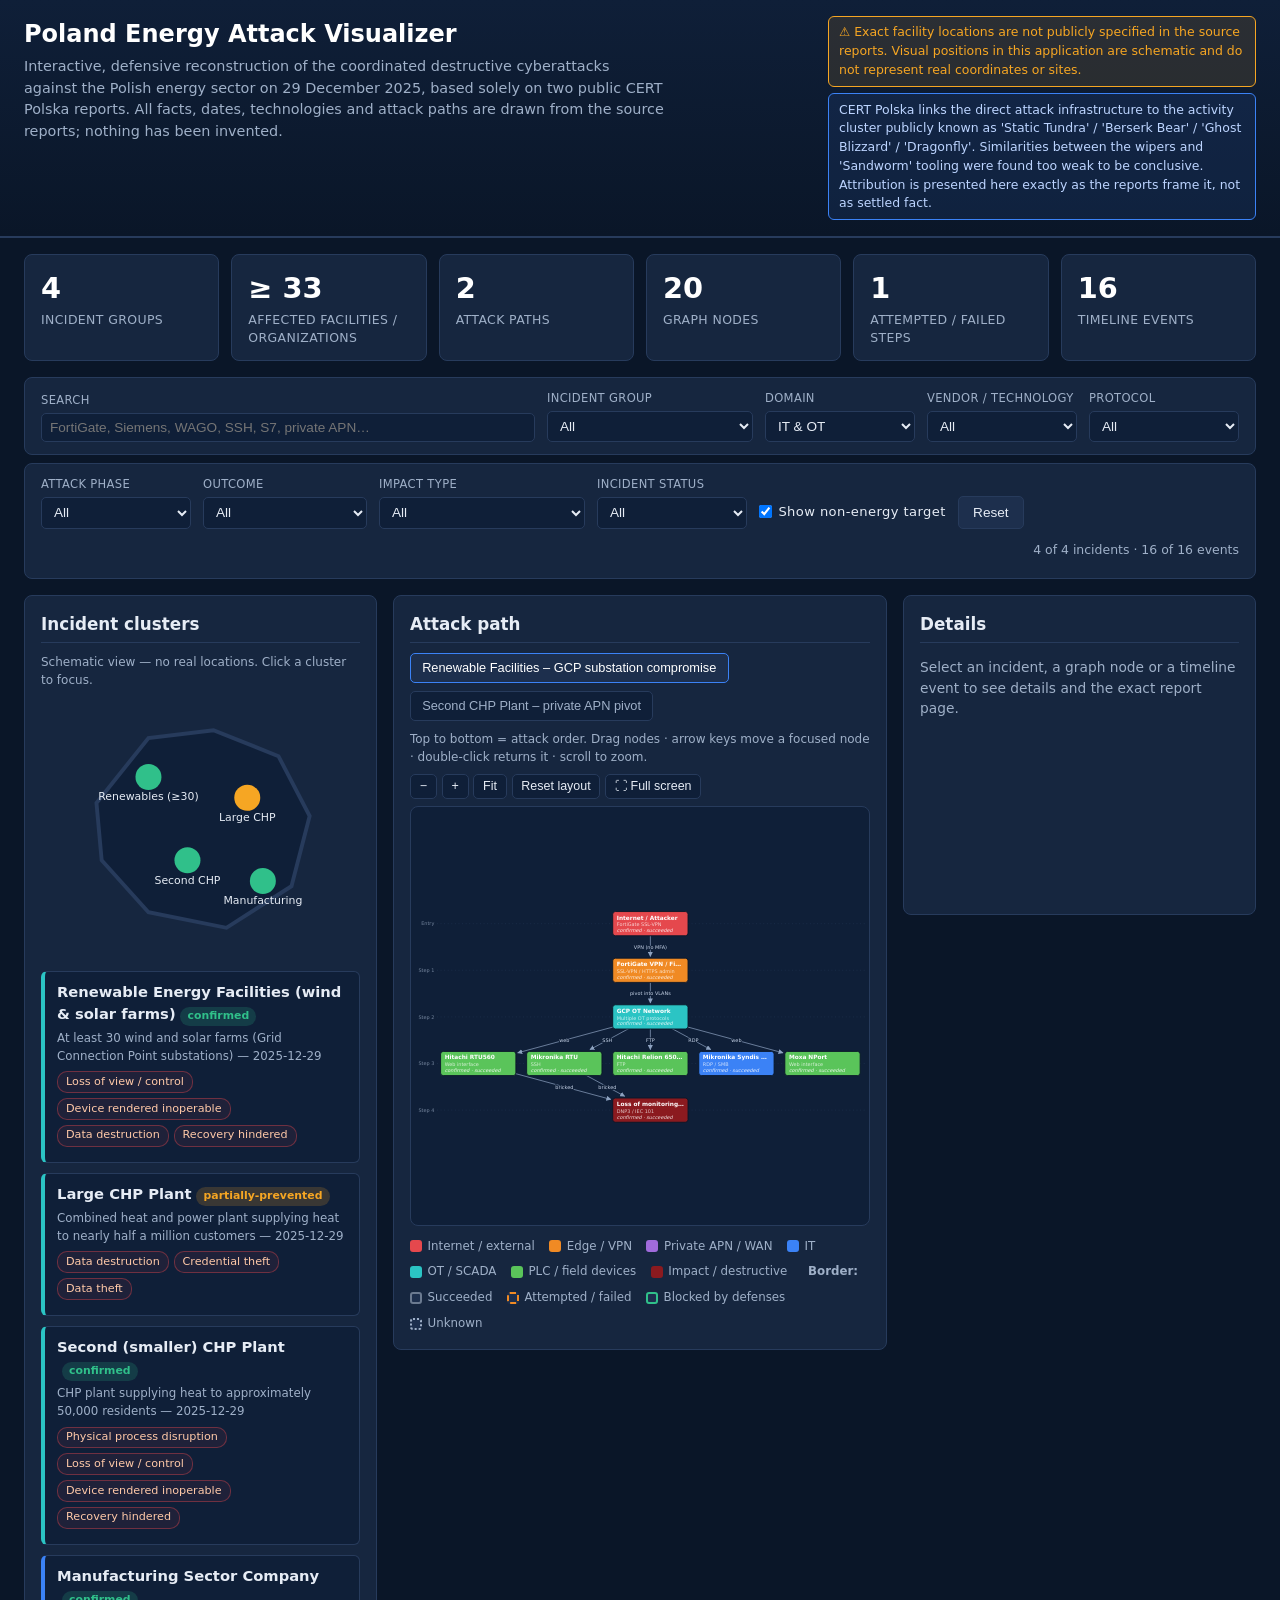
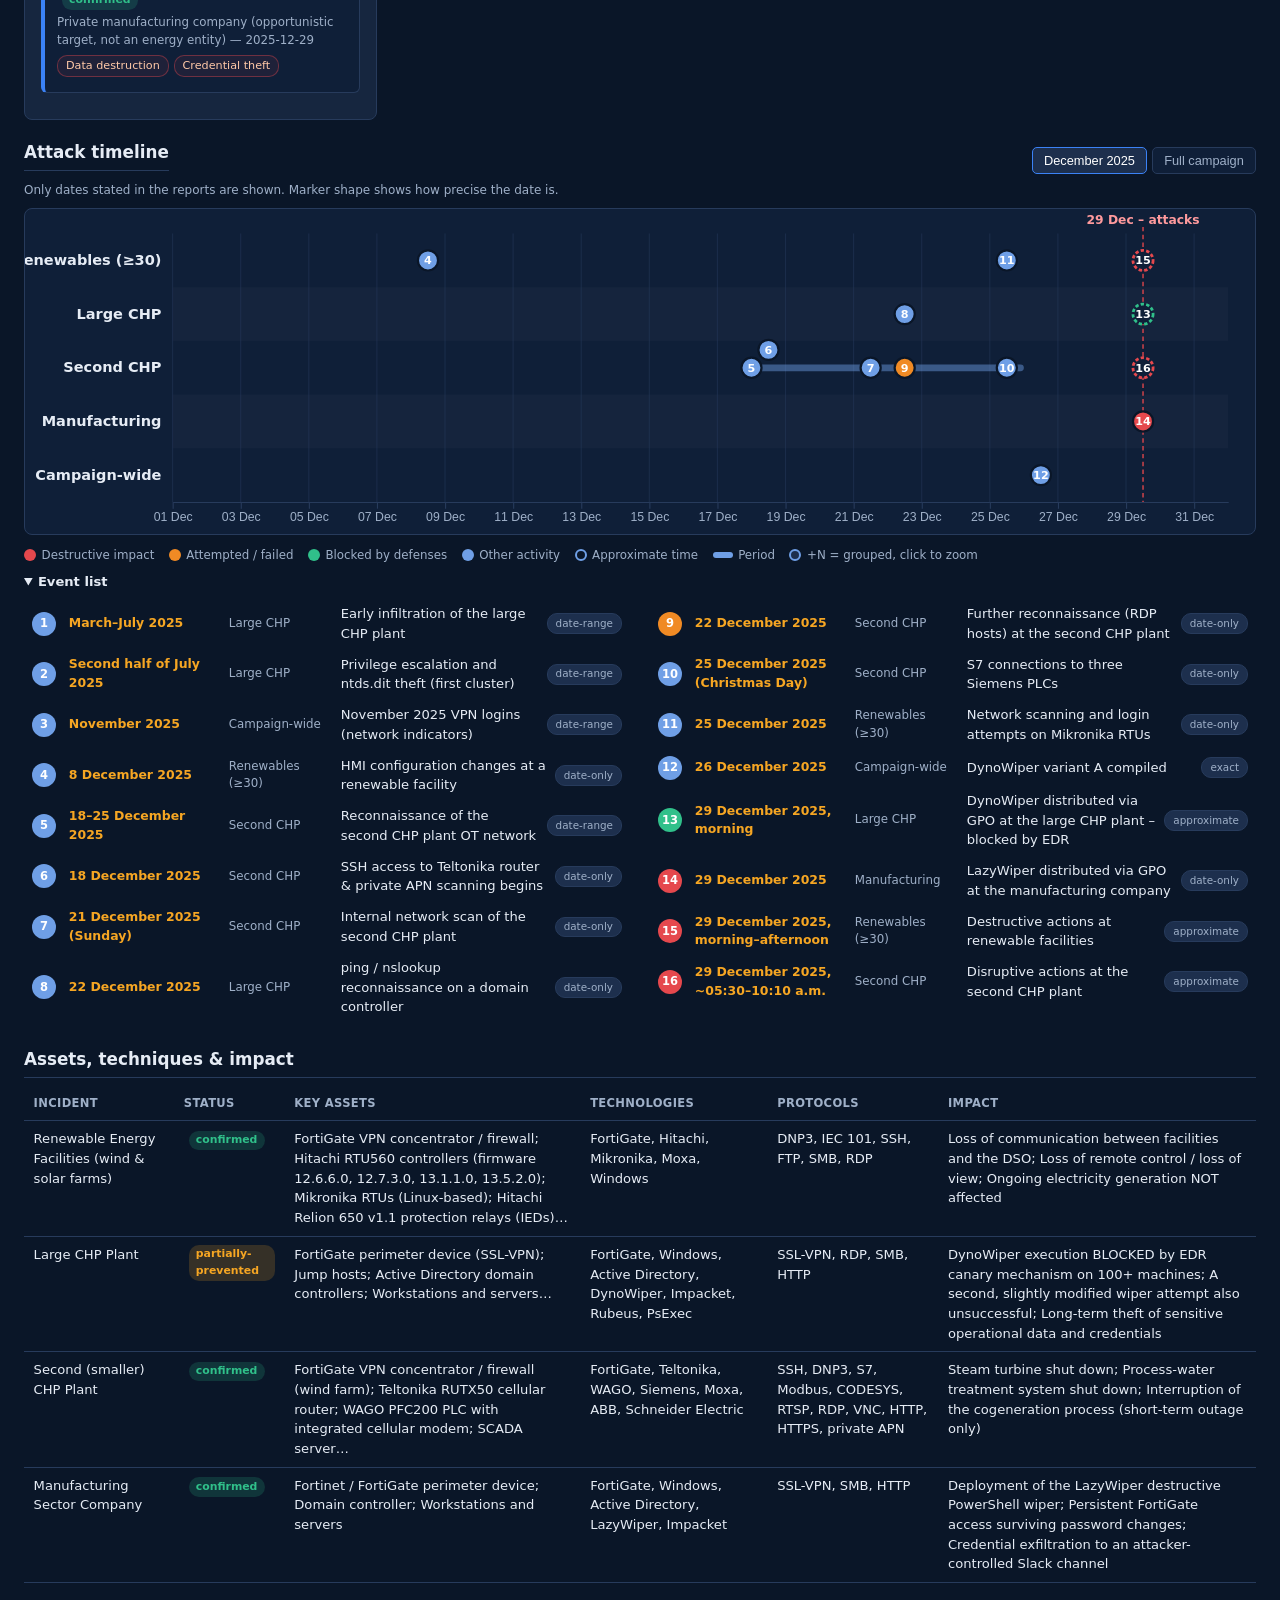
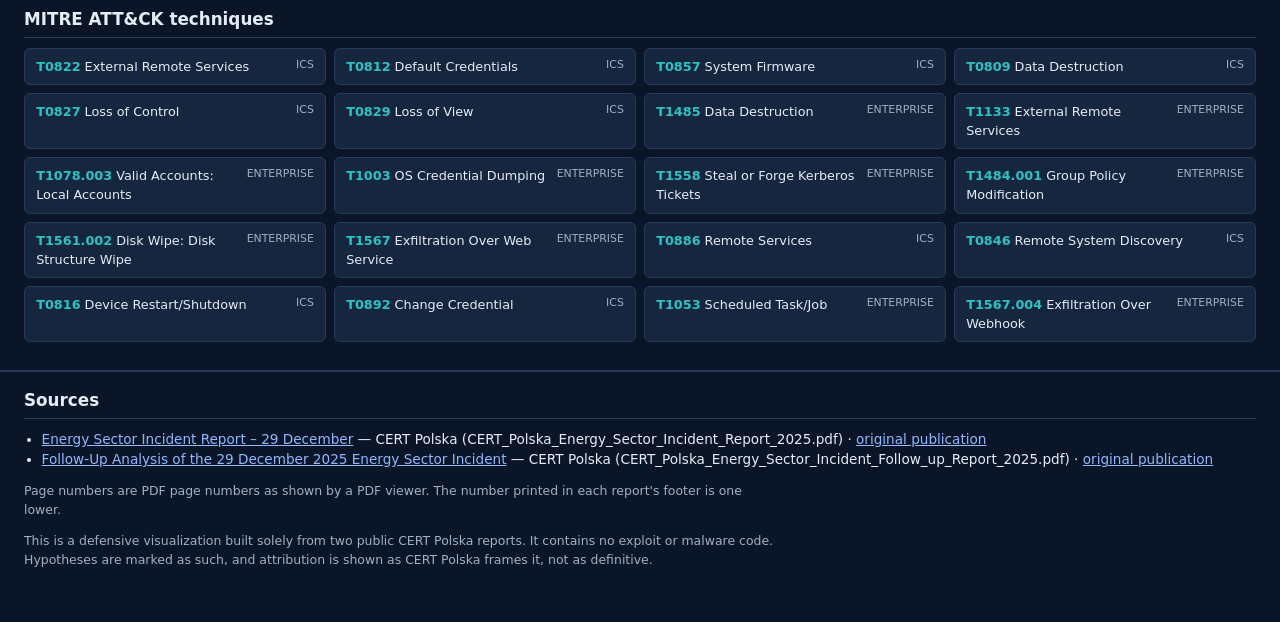
<file: Poland-Energy-Attack-Visualizer.html>
<!-- Standalone build of Poland Energy Attack Visualizer. Generated by tools/build_standalone.py - do not edit by hand. -->
<!DOCTYPE html>
<html lang="en">
<head>
  <meta charset="UTF-8" />
  <meta name="viewport" content="width=device-width, initial-scale=1.0" />
  <title>Poland Energy Attack Visualizer</title>
  <link rel="icon" href="data:image/svg+xml,%3Csvg xmlns='http://www.w3.org/2000/svg' viewBox='0 0 16 16'%3E%3Crect width='16' height='16' rx='3' fill='%230a1628'/%3E%3Cpath d='M9 2 4 9h3l-1 5 5-7H8z' fill='%23f6a623'/%3E%3C/svg%3E" />
  <style>
:root {
  --bg: #0a1628;
  --bg-2: #0f1f38;
  --panel: #16263f;
  --panel-2: #1d2f4d;
  --border: #273b5c;
  --text: #e6ecf5;
  --text-dim: #9fb0c8;
  --accent: #f6a623;      /* warnings */
  --red: #e5484d;         /* destructive / external */
  --red-dark: #8b1a1f;    /* impact */
  --green: #30c08a;       /* protection / blocked */
  --blue: #3b82f6;        /* IT */
  --turquoise: #2bc4c4;   /* OT / SCADA */
  --fieldgreen: #5ac45a;  /* PLC / field */
  --orange: #f08a24;      /* edge / VPN */
  --purple: #a06bdc;      /* private APN / WAN */

  --zone-internet: var(--red);
  --zone-edge: var(--orange);
  --zone-apn: var(--purple);
  --zone-it: var(--blue);
  --zone-ot: var(--turquoise);
  --zone-plc: var(--fieldgreen);
  --zone-impact: var(--red-dark);

  --conf-confirmed: var(--green);
  --conf-likely: var(--accent);
  --conf-attempted: var(--orange);
  --conf-unknown: var(--text-dim);
}

* { box-sizing: border-box; }

body {
  margin: 0;
  font-family: "Segoe UI", system-ui, -apple-system, sans-serif;
  background: var(--bg);
  color: var(--text);
  line-height: 1.5;
}

h1, h2 { font-weight: 600; }
h2 { font-size: 1.05rem; margin: 0 0 0.6rem; color: var(--text); border-bottom: 1px solid var(--border); padding-bottom: 0.3rem; }

.hidden { display: none !important; }

/* Header */
.app-header {
  display: flex; flex-wrap: wrap; justify-content: space-between; gap: 1rem;
  padding: 1rem 1.5rem; background: linear-gradient(180deg, var(--bg-2), var(--bg));
  border-bottom: 2px solid var(--border);
}
.app-header h1 { margin: 0 0 0.25rem; font-size: 1.5rem; color: #fff; }
.app-desc { margin: 0; max-width: 70ch; color: var(--text-dim); font-size: 0.9rem; }
.notices { display: flex; flex-direction: column; gap: 0.4rem; max-width: 42ch; }
.notice { font-size: 0.78rem; padding: 0.4rem 0.6rem; border-radius: 6px; }
.notice-warn { background: rgba(246,166,35,0.12); border: 1px solid var(--accent); color: var(--accent); }
.notice-info { background: rgba(59,130,246,0.1); border: 1px solid var(--blue); color: #bcd4ff; }

.d3-fallback {
  margin: 0.75rem 1.5rem; padding: 0.6rem 0.9rem; border-radius: 6px;
  background: rgba(229,72,77,0.12); border: 1px solid var(--red); color: #ffd3d4; font-size: 0.85rem;
}

/* Summary cards */
.summary-cards {
  display: grid; grid-template-columns: repeat(auto-fit, minmax(150px, 1fr));
  gap: 0.75rem; padding: 1rem 1.5rem;
}
.sum-card {
  background: var(--panel); border: 1px solid var(--border); border-radius: 8px;
  padding: 0.75rem 1rem;
}
.sum-card .num { font-size: 1.8rem; font-weight: 700; color: #fff; }
.sum-card .lbl { font-size: 0.78rem; color: var(--text-dim); text-transform: uppercase; letter-spacing: 0.03em; }

/* Filters */
.filters { padding: 0 1.5rem 0.5rem; }
.filter-row { display: flex; flex-wrap: wrap; gap: 0.75rem; align-items: flex-end;
  background: var(--panel); border: 1px solid var(--border); border-radius: 8px; padding: 0.75rem 1rem; }
.filter-row label { display: flex; flex-direction: column; font-size: 0.72rem; color: var(--text-dim); gap: 0.2rem; text-transform: uppercase; letter-spacing: 0.03em; }
.filter-row input, .filter-row select {
  background: var(--bg-2); color: var(--text); border: 1px solid var(--border);
  border-radius: 5px; padding: 0.4rem 0.5rem; font-size: 0.85rem; min-width: 150px;
}
.filter-row input:focus, .filter-row select:focus { outline: 2px solid var(--blue); }
#reset-filters { background: var(--panel-2); color: var(--text); border: 1px solid var(--border);
  border-radius: 5px; padding: 0.5rem 0.9rem; cursor: pointer; font-size: 0.85rem; }
#reset-filters:hover { background: var(--border); }

/* Layout */
.layout { display: grid; grid-template-columns: 1fr 1.4fr 1fr; gap: 1rem; padding: 0.5rem 1.5rem; align-items: start; }
.col { background: var(--panel); border: 1px solid var(--border); border-radius: 8px; padding: 1rem; min-height: 320px; }
.col-hint { font-size: 0.75rem; color: var(--text-dim); margin: 0 0 0.6rem; }

/* Poland schematic + clusters */
#poland-map { margin-bottom: 0.75rem; }
#poland-map svg { width: 100%; height: auto; display: block; }
.poland-shape { fill: var(--bg-2); stroke: var(--border); stroke-width: 1.5; }
.cluster-dot { cursor: pointer; transition: r 0.15s; }
.cluster-dot:hover { stroke: #fff; stroke-width: 2; }
.cluster-label { font-size: 9px; fill: var(--text-dim); pointer-events: none; }

.incident-card {
  border: 1px solid var(--border); border-left-width: 4px; border-radius: 6px;
  padding: 0.6rem 0.75rem; margin-bottom: 0.6rem; cursor: pointer; background: var(--bg-2);
  transition: background 0.15s;
}
.incident-card:hover { background: var(--panel-2); }
.incident-card.active { background: var(--panel-2); box-shadow: 0 0 0 1px var(--blue) inset; }
.incident-card h3 { margin: 0 0 0.25rem; font-size: 0.92rem; }
.incident-card .meta { font-size: 0.74rem; color: var(--text-dim); }
.badge { display: inline-block; font-size: 0.68rem; padding: 0.1rem 0.45rem; border-radius: 10px; margin-left: 0.3rem; font-weight: 600; }
.badge-confirmed { background: rgba(48,192,138,0.18); color: var(--green); }
.badge-attempted { background: rgba(240,138,36,0.18); color: var(--orange); }
.badge-partially-prevented { background: rgba(246,166,35,0.18); color: var(--accent); }

/* Attack path */
.path-switch { display: flex; gap: 0.5rem; margin-bottom: 0.6rem; flex-wrap: wrap; }
.path-switch button {
  background: var(--bg-2); color: var(--text-dim); border: 1px solid var(--border);
  border-radius: 5px; padding: 0.4rem 0.7rem; cursor: pointer; font-size: 0.8rem;
}
.path-switch button.active { background: var(--panel-2); color: #fff; border-color: var(--blue); }
#attack-path svg { width: 100%; height: auto; display: block; }
.path-toolbar { display: flex; align-items: center; justify-content: space-between; gap: 0.5rem; margin-bottom: 0.4rem; }
.path-toolbar .col-hint { margin: 0; }
.path-reset { background: var(--bg-2); color: var(--text-dim); border: 1px solid var(--border);
  border-radius: 5px; padding: 0.3rem 0.6rem; cursor: pointer; font-size: 0.75rem; white-space: nowrap; }
.path-reset:hover { background: var(--panel-2); color: #fff; }
.path-graph { background: var(--bg-2); border: 1px solid var(--border); border-radius: 8px;
  touch-action: none; cursor: grab; max-height: 72vh; }
.path-graph:active { cursor: grabbing; }
.node-g { cursor: grab; }
.node-g:active { cursor: grabbing; }
.node-rect { cursor: pointer; rx: 6; }
.node-label { font-size: 10px; fill: #fff; pointer-events: none; font-weight: 600; }
.node-sub { font-size: 8px; fill: rgba(255,255,255,0.75); pointer-events: none; }
.edge-line { stroke: var(--text-dim); stroke-width: 1.5; fill: none; marker-end: url(#arrow); }
.edge-label { font-size: 8px; fill: var(--text-dim); pointer-events: none; }
.node-g.dim { opacity: 0.25; }

/* path fallback list */
.path-fallback-node { border: 1px solid var(--border); border-left-width: 5px; border-radius: 6px;
  padding: 0.5rem 0.7rem; margin-bottom: 0.4rem; cursor: pointer; background: var(--bg-2); }
.path-fallback-node:hover { background: var(--panel-2); }

/* Legend */
.legend { display: flex; flex-wrap: wrap; gap: 0.5rem 0.9rem; margin-top: 0.75rem; font-size: 0.74rem; }
.legend .item { display: flex; align-items: center; gap: 0.35rem; color: var(--text-dim); }
.legend .swatch { width: 12px; height: 12px; border-radius: 3px; display: inline-block; }

/* Detail panel */
.detail-panel { font-size: 0.86rem; }
.detail-panel .placeholder { color: var(--text-dim); }
.detail-panel h3 { margin: 0 0 0.4rem; font-size: 1.05rem; color: #fff; }
.detail-panel .conf-tag { display: inline-block; font-size: 0.7rem; font-weight: 700; padding: 0.12rem 0.5rem; border-radius: 10px; text-transform: uppercase; margin-bottom: 0.5rem; }
.conf-confirmed { background: rgba(48,192,138,0.18); color: var(--conf-confirmed); }
.conf-likely { background: rgba(246,166,35,0.18); color: var(--conf-likely); }
.conf-attempted { background: rgba(240,138,36,0.18); color: var(--conf-attempted); }
.conf-unknown { background: rgba(159,176,200,0.18); color: var(--conf-unknown); }
.detail-panel dl { margin: 0.5rem 0; }
.detail-panel dt { font-size: 0.72rem; text-transform: uppercase; letter-spacing: 0.03em; color: var(--text-dim); margin-top: 0.6rem; }
.detail-panel dd { margin: 0.15rem 0 0; }
.detail-panel ul { margin: 0.2rem 0; padding-left: 1.1rem; }
.detail-panel li { margin-bottom: 0.2rem; }
.zone-chip { display: inline-block; font-size: 0.7rem; padding: 0.1rem 0.5rem; border-radius: 10px; color: #06121f; font-weight: 700; }
.source-line { margin-top: 0.8rem; padding-top: 0.5rem; border-top: 1px solid var(--border); font-size: 0.78rem; color: var(--text-dim); font-style: italic; }
.ioc-box { margin-top: 0.7rem; border: 1px dashed var(--border); border-radius: 6px; padding: 0.5rem 0.7rem; background: var(--bg-2); font-size: 0.78rem; }
.ioc-box summary { cursor: pointer; color: var(--accent); font-weight: 600; }
.ioc-box code { font-family: Consolas, monospace; font-size: 0.74rem; word-break: break-all; }

/* Timeline */
.timeline-section, .table-section, .mitre-section { padding: 0.75rem 1.5rem; }
#timeline svg { width: 100%; height: auto; }
.tl-event { cursor: pointer; }
.tl-event:hover .tl-dot { stroke: #fff; stroke-width: 2; }
.tl-axis line, .tl-axis path { stroke: var(--border); }
.tl-axis text { fill: var(--text-dim); font-size: 10px; }
.tl-fallback .tl-item { display: flex; gap: 0.75rem; border-left: 3px solid var(--border); padding: 0.4rem 0 0.4rem 0.75rem; margin-bottom: 0.3rem; cursor: pointer; }
.tl-fallback .tl-item:hover { background: var(--panel); }
.tl-fallback .tl-date { min-width: 160px; color: var(--accent); font-size: 0.82rem; font-weight: 600; }
.tl-prec { font-size: 0.68rem; color: var(--text-dim); text-transform: uppercase; margin-left: 0.4rem; }

/* Table */
.table-scroll { overflow-x: auto; }
table { width: 100%; border-collapse: collapse; font-size: 0.82rem; }
th, td { text-align: left; padding: 0.5rem 0.6rem; border-bottom: 1px solid var(--border); vertical-align: top; }
th { color: var(--text-dim); text-transform: uppercase; font-size: 0.72rem; letter-spacing: 0.03em; }
tr:hover td { background: var(--panel); }

/* MITRE */
#mitre-list { display: grid; grid-template-columns: repeat(auto-fill, minmax(260px, 1fr)); gap: 0.5rem; }
.mitre-chip { background: var(--panel); border: 1px solid var(--border); border-radius: 6px; padding: 0.5rem 0.7rem; font-size: 0.8rem; }
.mitre-chip .tid { font-weight: 700; color: var(--turquoise); }
.mitre-chip .fw { font-size: 0.68rem; color: var(--text-dim); text-transform: uppercase; float: right; }

/* Footer */
.app-footer { padding: 1rem 1.5rem 2.5rem; border-top: 2px solid var(--border); margin-top: 1rem; }
.app-footer ul { margin: 0 0 0.75rem; padding-left: 1.1rem; font-size: 0.85rem; }
.disclaimer { font-size: 0.78rem; color: var(--text-dim); max-width: 95ch; }
.disclaimer code { background: var(--panel); padding: 0 0.3rem; border-radius: 3px; }

/* Responsive */
@media (max-width: 1100px) {
  .layout { grid-template-columns: 1fr; }
  .col { min-height: auto; }
  .notices { max-width: none; }
}

/* ---- Chips, source links ---------------------------------------------- */
.chips { display: flex; flex-wrap: wrap; gap: 0.3rem; margin: 0.35rem 0; }
.chip { display: inline-block; font-size: 0.7rem; padding: 0.1rem 0.5rem; border-radius: 10px;
  background: var(--panel-2); color: var(--text-dim); border: 1px solid var(--border); }
.chip-impact { color: #ffc9a8; border-color: rgba(229,72,77,0.4); background: rgba(229,72,77,0.08); }
.chip-mitre { color: var(--turquoise); }
.chip.badge-confirmed { background: rgba(48,192,138,0.18); color: var(--green); border-color: transparent; }
.chip.badge-partially-prevented { background: rgba(246,166,35,0.18); color: var(--accent); border-color: transparent; }
.chip.badge-attempted { background: rgba(240,138,36,0.18); color: var(--orange); border-color: transparent; }
.src-link { color: #8fb8ff; font-style: normal; font-weight: 600; }
.src-link:hover { color: #fff; }
.event-links a { color: #8fb8ff; text-decoration: none; }
.event-links a:hover { text-decoration: underline; }

/* ---- Outcome styling --------------------------------------------------- */
.outcome-tag.outcome-success { background: rgba(229,72,77,0.15); color: #ff9a9d; }
.outcome-tag.outcome-attempted { background: rgba(240,138,36,0.18); color: var(--orange); }
.outcome-tag.outcome-blocked { background: rgba(48,192,138,0.18); color: var(--green); }
.outcome-tag.outcome-unknown { background: rgba(159,176,200,0.18); color: var(--text-dim); }
.legend-sep { color: var(--text-dim); font-weight: 600; margin-left: 0.4rem; }
.swatch-outline { background: var(--panel-2); border: 2px solid #0a1628; }
.swatch-outline.outcome-success { border-color: #6b7a90; }
.swatch-outline.outcome-attempted { border: 2px dashed var(--orange); }
.swatch-outline.outcome-blocked { border-color: var(--green); }
.swatch-outline.outcome-unknown { border: 2px dotted var(--text-dim); }

/* ---- Graph highlight / focus ------------------------------------------ */
.node-g, .edge-line, .edge-label { transition: opacity 0.15s; }
.node-g.dim, .node-g.faded { opacity: 0.18; }
g.dim .edge-line, g.dim .edge-label, g.faded .edge-line, g.faded .edge-label { opacity: 0.12; }
.node-g.hit .node-rect { filter: drop-shadow(0 0 5px rgba(255,255,255,0.55)); }
.node-g.selected .node-rect { stroke: #fff !important; stroke-width: 3px; }
.node-g:focus { outline: none; }
.node-g:focus-visible .node-rect { stroke: #fff !important; }
.path-note { font-size: 0.78rem; color: var(--accent); margin: 0 0 0.4rem; }
.cluster-dot.selected { stroke: #fff; stroke-width: 1.5; }
.cluster-dot:focus-visible { outline: none; stroke: #fff; stroke-width: 2; }
.cluster-label { font-size: 5px; }
.incident-card:focus-visible { outline: 2px solid var(--blue); }

/* ---- Filters ----------------------------------------------------------- */
.filters { display: flex; flex-direction: column; gap: 0.5rem; }
.filter-row label.grow { flex: 1 1 260px; }
.filter-row label.grow input { width: 100%; }
.filter-row label.check { flex-direction: row; align-items: center; gap: 0.4rem; text-transform: none;
  font-size: 0.82rem; color: var(--text); padding-bottom: 0.45rem; }
.filter-result { font-size: 0.78rem; color: var(--text-dim); margin-left: auto; padding-bottom: 0.45rem; }

/* ---- Misc -------------------------------------------------------------- */
.section-head { display: flex; justify-content: space-between; align-items: center; gap: 1rem; }
.tl-list-toggle { margin-top: 0.5rem; font-size: 0.82rem; color: var(--text-dim); }
.tooltip { position: fixed; z-index: 10; pointer-events: none; max-width: 320px; font-size: 0.78rem;
  background: var(--panel-2); border: 1px solid var(--border); border-radius: 6px; padding: 0.4rem 0.6rem; }
.col-right { position: sticky; top: 0.75rem; max-height: calc(100vh - 1.5rem); overflow-y: auto; }

/* ---- Layout 1024-1279px: graph full width, list + details below -------- */
@media (min-width: 1101px) and (max-width: 1279px) {
  .layout { grid-template-columns: 1fr 1fr; }
  .col-center { grid-column: 1 / -1; grid-row: 1; }
  .col-right { position: static; max-height: none; }
}
@media (max-width: 1100px) {
  .col-right { position: static; max-height: none; }
}
.app-footer a { color: #8fb8ff; }

/* ---- Visual fixes ------------------------------------------------------ */
#poland-map svg { max-width: 340px; max-height: 260px; margin: 0 auto; }
.cluster-label { font-size: 4.2px; fill: var(--text); }
.filter-row label.check input { min-width: 0; width: auto; margin: 0; }

/* ---- Attack path graph v2 --------------------------------------------- */
:root { --edge: #8da2c0; }
.path-toolbar { flex-wrap: wrap; }
.path-btns { display: flex; gap: 0.3rem; flex-wrap: wrap; }
.path-btn { background: var(--bg-2); color: var(--text); border: 1px solid var(--border);
  border-radius: 5px; padding: 0.25rem 0.55rem; cursor: pointer; font-size: 0.78rem; line-height: 1.2; }
.path-btn:hover { background: var(--panel-2); border-color: var(--blue); }
.path-graph { height: auto; min-height: 420px; max-height: 75vh; }
.row-guides line { stroke: var(--border); stroke-dasharray: 2 6; }
.row-guides text { fill: var(--text-dim); font-size: 11px; opacity: 0.7; }
.edge-line { stroke: var(--edge); stroke-width: 1.6; }
.edge-label { font-size: 11px; fill: #c9d6ea; paint-order: stroke; stroke: var(--bg-2);
  stroke-width: 4px; stroke-linejoin: round; }
.node-label { font-size: 13px; }
.node-sub { font-size: 11px; }
.node-status { fill: rgba(255,255,255,0.85); font-style: italic; }
.node-g.faded { opacity: 0.25; }

/* Full screen: graph takes the whole viewport */
.col-center:fullscreen { background: var(--bg); padding: 1rem 1.5rem; overflow: auto; }
.col-center:fullscreen .path-graph { max-height: none; height: calc(100vh - 210px); width: 100%; }

/* ---- Timeline v2 ------------------------------------------------------- */
:root { --tl-neutral: #6f9fe6; }
.tl-chart { width: 100%; height: auto; display: block; background: var(--bg-2);
  border: 1px solid var(--border); border-radius: 8px; }
.tl-lane { fill: transparent; }
.tl-lane.odd { fill: rgba(255,255,255,0.025); }
.tl-lane-label { fill: var(--text); font-size: 13px; font-weight: 600; }
.tl-grid line { stroke: var(--border); stroke-opacity: 0.5; }
.tl-axis text { fill: var(--text-dim); font-size: 11px; }
.tl-axis path, .tl-axis line { stroke: var(--border); }
.tl-attack-day { stroke: var(--red); stroke-width: 1.5; stroke-dasharray: 4 3; opacity: 0.8; }
.tl-attack-label { fill: #ff9a9d; font-size: 11px; font-weight: 600; }
.tl-bar { opacity: 0.45; }
.tl-marker { cursor: pointer; outline: none; }
.tl-dot { stroke-width: 2; }
.tl-dot.approx { fill: var(--bg-2); stroke-width: 2.5; stroke-dasharray: 3 2; }
.tl-num { fill: #fff; font-size: 10px; font-weight: 700; pointer-events: none; }
.tl-marker:hover .tl-dot, .tl-marker:focus-visible .tl-dot, .tl-marker.active .tl-dot { stroke: #fff; stroke-width: 3; }
.zoom-switch { display: flex; gap: 0.3rem; }
.zoom-switch button { background: var(--bg-2); color: var(--text-dim); border: 1px solid var(--border);
  border-radius: 5px; padding: 0.3rem 0.7rem; cursor: pointer; font-size: 0.8rem; }
.zoom-switch button.active { background: var(--panel-2); color: #fff; border-color: var(--blue); }
.tooltip { white-space: pre-line; }

/* Numbered event list */
.tl-list-toggle summary { cursor: pointer; color: var(--text); font-weight: 600; margin: 0.4rem 0; }
.tl-list { list-style: none; margin: 0; padding: 0; columns: 2 460px; column-gap: 1.25rem; }
.tl-item { display: grid; grid-template-columns: 1.8rem 9.5rem 6.5rem 1fr auto; gap: 0.5rem; align-items: center;
  padding: 0.35rem 0.5rem; border-radius: 5px; cursor: pointer; break-inside: avoid; font-size: 0.82rem; }
.tl-item:hover, .tl-item:focus-visible { background: var(--panel); outline: none; }
.tl-item.active { background: var(--panel-2); box-shadow: inset 0 0 0 1px var(--blue); }
.tl-n { display: inline-flex; align-items: center; justify-content: center; width: 1.5rem; height: 1.5rem;
  border-radius: 50%; color: #fff; font-size: 0.72rem; font-weight: 700; }
.tl-item .tl-date { color: var(--accent); font-weight: 600; min-width: 0; font-size: 0.78rem; }
.tl-lane-tag { color: var(--text-dim); font-size: 0.74rem; }
.tl-title { color: var(--text); }
.chip-prec { font-size: 0.65rem; }

</style>
  <script>
/*! D3 v7.9.0 | ISC License
Copyright 2010-2023 Mike Bostock

Permission to use, copy, modify, and/or distribute this software for any purpose
with or without fee is hereby granted, provided that the above copyright notice
and this permission notice appear in all copies.

THE SOFTWARE IS PROVIDED "AS IS" AND THE AUTHOR DISCLAIMS ALL WARRANTIES WITH
REGARD TO THIS SOFTWARE INCLUDING ALL IMPLIED WARRANTIES OF MERCHANTABILITY AND
FITNESS. IN NO EVENT SHALL THE AUTHOR BE LIABLE FOR ANY SPECIAL, DIRECT,
INDIRECT, OR CONSEQUENTIAL DAMAGES OR ANY DAMAGES WHATSOEVER RESULTING FROM LOSS
OF USE, DATA OR PROFITS, WHETHER IN AN ACTION OF CONTRACT, NEGLIGENCE OR OTHER
TORTIOUS ACTION, ARISING OUT OF OR IN CONNECTION WITH THE USE OR PERFORMANCE OF
THIS SOFTWARE.
*/
// https://d3js.org v7.9.0 Copyright 2010-2023 Mike Bostock
!function(t,n){"object"==typeof exports&&"undefined"!=typeof module?n(exports):"function"==typeof define&&define.amd?define(["exports"],n):n((t="undefined"!=typeof globalThis?globalThis:t||self).d3=t.d3||{})}(this,(function(t){"use strict";function n(t,n){return null==t||null==n?NaN:t<n?-1:t>n?1:t>=n?0:NaN}function e(t,n){return null==t||null==n?NaN:n<t?-1:n>t?1:n>=t?0:NaN}function r(t){let r,o,a;function u(t,n,e=0,i=t.length){if(e<i){if(0!==r(n,n))return i;do{const r=e+i>>>1;o(t[r],n)<0?e=r+1:i=r}while(e<i)}return e}return 2!==t.length?(r=n,o=(e,r)=>n(t(e),r),a=(n,e)=>t(n)-e):(r=t===n||t===e?t:i,o=t,a=t),{left:u,center:function(t,n,e=0,r=t.length){const i=u(t,n,e,r-1);return i>e&&a(t[i-1],n)>-a(t[i],n)?i-1:i},right:function(t,n,e=0,i=t.length){if(e<i){if(0!==r(n,n))return i;do{const r=e+i>>>1;o(t[r],n)<=0?e=r+1:i=r}while(e<i)}return e}}}function i(){return 0}function o(t){return null===t?NaN:+t}const a=r(n),u=a.right,c=a.left,f=r(o).center;var s=u;const l=d(y),h=d((function(t){const n=y(t);return(t,e,r,i,o)=>{n(t,e,(r<<=2)+0,(i<<=2)+0,o<<=2),n(t,e,r+1,i+1,o),n(t,e,r+2,i+2,o),n(t,e,r+3,i+3,o)}}));function d(t){return function(n,e,r=e){if(!((e=+e)>=0))throw new RangeError("invalid rx");if(!((r=+r)>=0))throw new RangeError("invalid ry");let{data:i,width:o,height:a}=n;if(!((o=Math.floor(o))>=0))throw new RangeError("invalid width");if(!((a=Math.floor(void 0!==a?a:i.length/o))>=0))throw new RangeError("invalid height");if(!o||!a||!e&&!r)return n;const u=e&&t(e),c=r&&t(r),f=i.slice();return u&&c?(p(u,f,i,o,a),p(u,i,f,o,a),p(u,f,i,o,a),g(c,i,f,o,a),g(c,f,i,o,a),g(c,i,f,o,a)):u?(p(u,i,f,o,a),p(u,f,i,o,a),p(u,i,f,o,a)):c&&(g(c,i,f,o,a),g(c,f,i,o,a),g(c,i,f,o,a)),n}}function p(t,n,e,r,i){for(let o=0,a=r*i;o<a;)t(n,e,o,o+=r,1)}function g(t,n,e,r,i){for(let o=0,a=r*i;o<r;++o)t(n,e,o,o+a,r)}function y(t){const n=Math.floor(t);if(n===t)return function(t){const n=2*t+1;return(e,r,i,o,a)=>{if(!((o-=a)>=i))return;let u=t*r[i];const c=a*t;for(let t=i,n=i+c;t<n;t+=a)u+=r[Math.min(o,t)];for(let t=i,f=o;t<=f;t+=a)u+=r[Math.min(o,t+c)],e[t]=u/n,u-=r[Math.max(i,t-c)]}}(t);const e=t-n,r=2*t+1;return(t,i,o,a,u)=>{if(!((a-=u)>=o))return;let c=n*i[o];const f=u*n,s=f+u;for(let t=o,n=o+f;t<n;t+=u)c+=i[Math.min(a,t)];for(let n=o,l=a;n<=l;n+=u)c+=i[Math.min(a,n+f)],t[n]=(c+e*(i[Math.max(o,n-s)]+i[Math.min(a,n+s)]))/r,c-=i[Math.max(o,n-f)]}}function v(t,n){let e=0;if(void 0===n)for(let n of t)null!=n&&(n=+n)>=n&&++e;else{let r=-1;for(let i of t)null!=(i=n(i,++r,t))&&(i=+i)>=i&&++e}return e}function _(t){return 0|t.length}function b(t){return!(t>0)}function m(t){return"object"!=typeof t||"length"in t?t:Array.from(t)}function x(t,n){let e,r=0,i=0,o=0;if(void 0===n)for(let n of t)null!=n&&(n=+n)>=n&&(e=n-i,i+=e/++r,o+=e*(n-i));else{let a=-1;for(let u of t)null!=(u=n(u,++a,t))&&(u=+u)>=u&&(e=u-i,i+=e/++r,o+=e*(u-i))}if(r>1)return o/(r-1)}function w(t,n){const e=x(t,n);return e?Math.sqrt(e):e}function M(t,n){let e,r;if(void 0===n)for(const n of t)null!=n&&(void 0===e?n>=n&&(e=r=n):(e>n&&(e=n),r<n&&(r=n)));else{let i=-1;for(let o of t)null!=(o=n(o,++i,t))&&(void 0===e?o>=o&&(e=r=o):(e>o&&(e=o),r<o&&(r=o)))}return[e,r]}class T{constructor(){this._partials=new Float64Array(32),this._n=0}add(t){const n=this._partials;let e=0;for(let r=0;r<this._n&&r<32;r++){const i=n[r],o=t+i,a=Math.abs(t)<Math.abs(i)?t-(o-i):i-(o-t);a&&(n[e++]=a),t=o}return n[e]=t,this._n=e+1,this}valueOf(){const t=this._partials;let n,e,r,i=this._n,o=0;if(i>0){for(o=t[--i];i>0&&(n=o,e=t[--i],o=n+e,r=e-(o-n),!r););i>0&&(r<0&&t[i-1]<0||r>0&&t[i-1]>0)&&(e=2*r,n=o+e,e==n-o&&(o=n))}return o}}class InternMap extends Map{constructor(t,n=N){if(super(),Object.defineProperties(this,{_intern:{value:new Map},_key:{value:n}}),null!=t)for(const[n,e]of t)this.set(n,e)}get(t){return super.get(A(this,t))}has(t){return super.has(A(this,t))}set(t,n){return super.set(S(this,t),n)}delete(t){return super.delete(E(this,t))}}class InternSet extends Set{constructor(t,n=N){if(super(),Object.defineProperties(this,{_intern:{value:new Map},_key:{value:n}}),null!=t)for(const n of t)this.add(n)}has(t){return super.has(A(this,t))}add(t){return super.add(S(this,t))}delete(t){return super.delete(E(this,t))}}function A({_intern:t,_key:n},e){const r=n(e);return t.has(r)?t.get(r):e}function S({_intern:t,_key:n},e){const r=n(e);return t.has(r)?t.get(r):(t.set(r,e),e)}function E({_intern:t,_key:n},e){const r=n(e);return t.has(r)&&(e=t.get(r),t.delete(r)),e}function N(t){return null!==t&&"object"==typeof t?t.valueOf():t}function k(t){return t}function C(t,...n){return F(t,k,k,n)}function P(t,...n){return F(t,Array.from,k,n)}function z(t,n){for(let e=1,r=n.length;e<r;++e)t=t.flatMap((t=>t.pop().map((([n,e])=>[...t,n,e]))));return t}function $(t,n,...e){return F(t,k,n,e)}function D(t,n,...e){return F(t,Array.from,n,e)}function R(t){if(1!==t.length)throw new Error("duplicate key");return t[0]}function F(t,n,e,r){return function t(i,o){if(o>=r.length)return e(i);const a=new InternMap,u=r[o++];let c=-1;for(const t of i){const n=u(t,++c,i),e=a.get(n);e?e.push(t):a.set(n,[t])}for(const[n,e]of a)a.set(n,t(e,o));return n(a)}(t,0)}function q(t,n){return Array.from(n,(n=>t[n]))}function U(t,...n){if("function"!=typeof t[Symbol.iterator])throw new TypeError("values is not iterable");t=Array.from(t);let[e]=n;if(e&&2!==e.length||n.length>1){const r=Uint32Array.from(t,((t,n)=>n));return n.length>1?(n=n.map((n=>t.map(n))),r.sort(((t,e)=>{for(const r of n){const n=O(r[t],r[e]);if(n)return n}}))):(e=t.map(e),r.sort(((t,n)=>O(e[t],e[n])))),q(t,r)}return t.sort(I(e))}function I(t=n){if(t===n)return O;if("function"!=typeof t)throw new TypeError("compare is not a function");return(n,e)=>{const r=t(n,e);return r||0===r?r:(0===t(e,e))-(0===t(n,n))}}function O(t,n){return(null==t||!(t>=t))-(null==n||!(n>=n))||(t<n?-1:t>n?1:0)}var B=Array.prototype.slice;function Y(t){return()=>t}const L=Math.sqrt(50),j=Math.sqrt(10),H=Math.sqrt(2);function X(t,n,e){const r=(n-t)/Math.max(0,e),i=Math.floor(Math.log10(r)),o=r/Math.pow(10,i),a=o>=L?10:o>=j?5:o>=H?2:1;let u,c,f;return i<0?(f=Math.pow(10,-i)/a,u=Math.round(t*f),c=Math.round(n*f),u/f<t&&++u,c/f>n&&--c,f=-f):(f=Math.pow(10,i)*a,u=Math.round(t/f),c=Math.round(n/f),u*f<t&&++u,c*f>n&&--c),c<u&&.5<=e&&e<2?X(t,n,2*e):[u,c,f]}function G(t,n,e){if(!((e=+e)>0))return[];if((t=+t)===(n=+n))return[t];const r=n<t,[i,o,a]=r?X(n,t,e):X(t,n,e);if(!(o>=i))return[];const u=o-i+1,c=new Array(u);if(r)if(a<0)for(let t=0;t<u;++t)c[t]=(o-t)/-a;else for(let t=0;t<u;++t)c[t]=(o-t)*a;else if(a<0)for(let t=0;t<u;++t)c[t]=(i+t)/-a;else for(let t=0;t<u;++t)c[t]=(i+t)*a;return c}function V(t,n,e){return X(t=+t,n=+n,e=+e)[2]}function W(t,n,e){e=+e;const r=(n=+n)<(t=+t),i=r?V(n,t,e):V(t,n,e);return(r?-1:1)*(i<0?1/-i:i)}function Z(t,n,e){let r;for(;;){const i=V(t,n,e);if(i===r||0===i||!isFinite(i))return[t,n];i>0?(t=Math.floor(t/i)*i,n=Math.ceil(n/i)*i):i<0&&(t=Math.ceil(t*i)/i,n=Math.floor(n*i)/i),r=i}}function K(t){return Math.max(1,Math.ceil(Math.log(v(t))/Math.LN2)+1)}function Q(){var t=k,n=M,e=K;function r(r){Array.isArray(r)||(r=Array.from(r));var i,o,a,u=r.length,c=new Array(u);for(i=0;i<u;++i)c[i]=t(r[i],i,r);var f=n(c),l=f[0],h=f[1],d=e(c,l,h);if(!Array.isArray(d)){const t=h,e=+d;if(n===M&&([l,h]=Z(l,h,e)),(d=G(l,h,e))[0]<=l&&(a=V(l,h,e)),d[d.length-1]>=h)if(t>=h&&n===M){const t=V(l,h,e);isFinite(t)&&(t>0?h=(Math.floor(h/t)+1)*t:t<0&&(h=(Math.ceil(h*-t)+1)/-t))}else d.pop()}for(var p=d.length,g=0,y=p;d[g]<=l;)++g;for(;d[y-1]>h;)--y;(g||y<p)&&(d=d.slice(g,y),p=y-g);var v,_=new Array(p+1);for(i=0;i<=p;++i)(v=_[i]=[]).x0=i>0?d[i-1]:l,v.x1=i<p?d[i]:h;if(isFinite(a)){if(a>0)for(i=0;i<u;++i)null!=(o=c[i])&&l<=o&&o<=h&&_[Math.min(p,Math.floor((o-l)/a))].push(r[i]);else if(a<0)for(i=0;i<u;++i)if(null!=(o=c[i])&&l<=o&&o<=h){const t=Math.floor((l-o)*a);_[Math.min(p,t+(d[t]<=o))].push(r[i])}}else for(i=0;i<u;++i)null!=(o=c[i])&&l<=o&&o<=h&&_[s(d,o,0,p)].push(r[i]);return _}return r.value=function(n){return arguments.length?(t="function"==typeof n?n:Y(n),r):t},r.domain=function(t){return arguments.length?(n="function"==typeof t?t:Y([t[0],t[1]]),r):n},r.thresholds=function(t){return arguments.length?(e="function"==typeof t?t:Y(Array.isArray(t)?B.call(t):t),r):e},r}function J(t,n){let e;if(void 0===n)for(const n of t)null!=n&&(e<n||void 0===e&&n>=n)&&(e=n);else{let r=-1;for(let i of t)null!=(i=n(i,++r,t))&&(e<i||void 0===e&&i>=i)&&(e=i)}return e}function tt(t,n){let e,r=-1,i=-1;if(void 0===n)for(const n of t)++i,null!=n&&(e<n||void 0===e&&n>=n)&&(e=n,r=i);else for(let o of t)null!=(o=n(o,++i,t))&&(e<o||void 0===e&&o>=o)&&(e=o,r=i);return r}function nt(t,n){let e;if(void 0===n)for(const n of t)null!=n&&(e>n||void 0===e&&n>=n)&&(e=n);else{let r=-1;for(let i of t)null!=(i=n(i,++r,t))&&(e>i||void 0===e&&i>=i)&&(e=i)}return e}function et(t,n){let e,r=-1,i=-1;if(void 0===n)for(const n of t)++i,null!=n&&(e>n||void 0===e&&n>=n)&&(e=n,r=i);else for(let o of t)null!=(o=n(o,++i,t))&&(e>o||void 0===e&&o>=o)&&(e=o,r=i);return r}function rt(t,n,e=0,r=1/0,i){if(n=Math.floor(n),e=Math.floor(Math.max(0,e)),r=Math.floor(Math.min(t.length-1,r)),!(e<=n&&n<=r))return t;for(i=void 0===i?O:I(i);r>e;){if(r-e>600){const o=r-e+1,a=n-e+1,u=Math.log(o),c=.5*Math.exp(2*u/3),f=.5*Math.sqrt(u*c*(o-c)/o)*(a-o/2<0?-1:1);rt(t,n,Math.max(e,Math.floor(n-a*c/o+f)),Math.min(r,Math.floor(n+(o-a)*c/o+f)),i)}const o=t[n];let a=e,u=r;for(it(t,e,n),i(t[r],o)>0&&it(t,e,r);a<u;){for(it(t,a,u),++a,--u;i(t[a],o)<0;)++a;for(;i(t[u],o)>0;)--u}0===i(t[e],o)?it(t,e,u):(++u,it(t,u,r)),u<=n&&(e=u+1),n<=u&&(r=u-1)}return t}function it(t,n,e){const r=t[n];t[n]=t[e],t[e]=r}function ot(t,e=n){let r,i=!1;if(1===e.length){let o;for(const a of t){const t=e(a);(i?n(t,o)>0:0===n(t,t))&&(r=a,o=t,i=!0)}}else for(const n of t)(i?e(n,r)>0:0===e(n,n))&&(r=n,i=!0);return r}function at(t,n,e){if(t=Float64Array.from(function*(t,n){if(void 0===n)for(let n of t)null!=n&&(n=+n)>=n&&(yield n);else{let e=-1;for(let r of t)null!=(r=n(r,++e,t))&&(r=+r)>=r&&(yield r)}}(t,e)),(r=t.length)&&!isNaN(n=+n)){if(n<=0||r<2)return nt(t);if(n>=1)return J(t);var r,i=(r-1)*n,o=Math.floor(i),a=J(rt(t,o).subarray(0,o+1));return a+(nt(t.subarray(o+1))-a)*(i-o)}}function ut(t,n,e=o){if((r=t.length)&&!isNaN(n=+n)){if(n<=0||r<2)return+e(t[0],0,t);if(n>=1)return+e(t[r-1],r-1,t);var r,i=(r-1)*n,a=Math.floor(i),u=+e(t[a],a,t);return u+(+e(t[a+1],a+1,t)-u)*(i-a)}}function ct(t,n,e=o){if(!isNaN(n=+n)){if(r=Float64Array.from(t,((n,r)=>o(e(t[r],r,t)))),n<=0)return et(r);if(n>=1)return tt(r);var r,i=Uint32Array.from(t,((t,n)=>n)),a=r.length-1,u=Math.floor(a*n);return rt(i,u,0,a,((t,n)=>O(r[t],r[n]))),(u=ot(i.subarray(0,u+1),(t=>r[t])))>=0?u:-1}}function ft(t){return Array.from(function*(t){for(const n of t)yield*n}(t))}function st(t,n){return[t,n]}function lt(t,n,e){t=+t,n=+n,e=(i=arguments.length)<2?(n=t,t=0,1):i<3?1:+e;for(var r=-1,i=0|Math.max(0,Math.ceil((n-t)/e)),o=new Array(i);++r<i;)o[r]=t+r*e;return o}function ht(t,e=n){if(1===e.length)return et(t,e);let r,i=-1,o=-1;for(const n of t)++o,(i<0?0===e(n,n):e(n,r)<0)&&(r=n,i=o);return i}var dt=pt(Math.random);function pt(t){return function(n,e=0,r=n.length){let i=r-(e=+e);for(;i;){const r=t()*i--|0,o=n[i+e];n[i+e]=n[r+e],n[r+e]=o}return n}}function gt(t){if(!(i=t.length))return[];for(var n=-1,e=nt(t,yt),r=new Array(e);++n<e;)for(var i,o=-1,a=r[n]=new Array(i);++o<i;)a[o]=t[o][n];return r}function yt(t){return t.length}function vt(t){return t instanceof InternSet?t:new InternSet(t)}function _t(t,n){const e=t[Symbol.iterator](),r=new Set;for(const t of n){const n=bt(t);if(r.has(n))continue;let i,o;for(;({value:i,done:o}=e.next());){if(o)return!1;const t=bt(i);if(r.add(t),Object.is(n,t))break}}return!0}function bt(t){return null!==t&&"object"==typeof t?t.valueOf():t}function mt(t){return t}var xt=1,wt=2,Mt=3,Tt=4,At=1e-6;function St(t){return"translate("+t+",0)"}function Et(t){return"translate(0,"+t+")"}function Nt(t){return n=>+t(n)}function kt(t,n){return n=Math.max(0,t.bandwidth()-2*n)/2,t.round()&&(n=Math.round(n)),e=>+t(e)+n}function Ct(){return!this.__axis}function Pt(t,n){var e=[],r=null,i=null,o=6,a=6,u=3,c="undefined"!=typeof window&&window.devicePixelRatio>1?0:.5,f=t===xt||t===Tt?-1:1,s=t===Tt||t===wt?"x":"y",l=t===xt||t===Mt?St:Et;function h(h){var d=null==r?n.ticks?n.ticks.apply(n,e):n.domain():r,p=null==i?n.tickFormat?n.tickFormat.apply(n,e):mt:i,g=Math.max(o,0)+u,y=n.range(),v=+y[0]+c,_=+y[y.length-1]+c,b=(n.bandwidth?kt:Nt)(n.copy(),c),m=h.selection?h.selection():h,x=m.selectAll(".domain").data([null]),w=m.selectAll(".tick").data(d,n).order(),M=w.exit(),T=w.enter().append("g").attr("class","tick"),A=w.select("line"),S=w.select("text");x=x.merge(x.enter().insert("path",".tick").attr("class","domain").attr("stroke","currentColor")),w=w.merge(T),A=A.merge(T.append("line").attr("stroke","currentColor").attr(s+"2",f*o)),S=S.merge(T.append("text").attr("fill","currentColor").attr(s,f*g).attr("dy",t===xt?"0em":t===Mt?"0.71em":"0.32em")),h!==m&&(x=x.transition(h),w=w.transition(h),A=A.transition(h),S=S.transition(h),M=M.transition(h).attr("opacity",At).attr("transform",(function(t){return isFinite(t=b(t))?l(t+c):this.getAttribute("transform")})),T.attr("opacity",At).attr("transform",(function(t){var n=this.parentNode.__axis;return l((n&&isFinite(n=n(t))?n:b(t))+c)}))),M.remove(),x.attr("d",t===Tt||t===wt?a?"M"+f*a+","+v+"H"+c+"V"+_+"H"+f*a:"M"+c+","+v+"V"+_:a?"M"+v+","+f*a+"V"+c+"H"+_+"V"+f*a:"M"+v+","+c+"H"+_),w.attr("opacity",1).attr("transform",(function(t){return l(b(t)+c)})),A.attr(s+"2",f*o),S.attr(s,f*g).text(p),m.filter(Ct).attr("fill","none").attr("font-size",10).attr("font-family","sans-serif").attr("text-anchor",t===wt?"start":t===Tt?"end":"middle"),m.each((function(){this.__axis=b}))}return h.scale=function(t){return arguments.length?(n=t,h):n},h.ticks=function(){return e=Array.from(arguments),h},h.tickArguments=function(t){return arguments.length?(e=null==t?[]:Array.from(t),h):e.slice()},h.tickValues=function(t){return arguments.length?(r=null==t?null:Array.from(t),h):r&&r.slice()},h.tickFormat=function(t){return arguments.length?(i=t,h):i},h.tickSize=function(t){return arguments.length?(o=a=+t,h):o},h.tickSizeInner=function(t){return arguments.length?(o=+t,h):o},h.tickSizeOuter=function(t){return arguments.length?(a=+t,h):a},h.tickPadding=function(t){return arguments.length?(u=+t,h):u},h.offset=function(t){return arguments.length?(c=+t,h):c},h}var zt={value:()=>{}};function $t(){for(var t,n=0,e=arguments.length,r={};n<e;++n){if(!(t=arguments[n]+"")||t in r||/[\s.]/.test(t))throw new Error("illegal type: "+t);r[t]=[]}return new Dt(r)}function Dt(t){this._=t}function Rt(t,n){for(var e,r=0,i=t.length;r<i;++r)if((e=t[r]).name===n)return e.value}function Ft(t,n,e){for(var r=0,i=t.length;r<i;++r)if(t[r].name===n){t[r]=zt,t=t.slice(0,r).concat(t.slice(r+1));break}return null!=e&&t.push({name:n,value:e}),t}Dt.prototype=$t.prototype={constructor:Dt,on:function(t,n){var e,r,i=this._,o=(r=i,(t+"").trim().split(/^|\s+/).map((function(t){var n="",e=t.indexOf(".");if(e>=0&&(n=t.slice(e+1),t=t.slice(0,e)),t&&!r.hasOwnProperty(t))throw new Error("unknown type: "+t);return{type:t,name:n}}))),a=-1,u=o.length;if(!(arguments.length<2)){if(null!=n&&"function"!=typeof n)throw new Error("invalid callback: "+n);for(;++a<u;)if(e=(t=o[a]).type)i[e]=Ft(i[e],t.name,n);else if(null==n)for(e in i)i[e]=Ft(i[e],t.name,null);return this}for(;++a<u;)if((e=(t=o[a]).type)&&(e=Rt(i[e],t.name)))return e},copy:function(){var t={},n=this._;for(var e in n)t[e]=n[e].slice();return new Dt(t)},call:function(t,n){if((e=arguments.length-2)>0)for(var e,r,i=new Array(e),o=0;o<e;++o)i[o]=arguments[o+2];if(!this._.hasOwnProperty(t))throw new Error("unknown type: "+t);for(o=0,e=(r=this._[t]).length;o<e;++o)r[o].value.apply(n,i)},apply:function(t,n,e){if(!this._.hasOwnProperty(t))throw new Error("unknown type: "+t);for(var r=this._[t],i=0,o=r.length;i<o;++i)r[i].value.apply(n,e)}};var qt="http://www.w3.org/1999/xhtml",Ut={svg:"http://www.w3.org/2000/svg",xhtml:qt,xlink:"http://www.w3.org/1999/xlink",xml:"http://www.w3.org/XML/1998/namespace",xmlns:"http://www.w3.org/2000/xmlns/"};function It(t){var n=t+="",e=n.indexOf(":");return e>=0&&"xmlns"!==(n=t.slice(0,e))&&(t=t.slice(e+1)),Ut.hasOwnProperty(n)?{space:Ut[n],local:t}:t}function Ot(t){return function(){var n=this.ownerDocument,e=this.namespaceURI;return e===qt&&n.documentElement.namespaceURI===qt?n.createElement(t):n.createElementNS(e,t)}}function Bt(t){return function(){return this.ownerDocument.createElementNS(t.space,t.local)}}function Yt(t){var n=It(t);return(n.local?Bt:Ot)(n)}function Lt(){}function jt(t){return null==t?Lt:function(){return this.querySelector(t)}}function Ht(t){return null==t?[]:Array.isArray(t)?t:Array.from(t)}function Xt(){return[]}function Gt(t){return null==t?Xt:function(){return this.querySelectorAll(t)}}function Vt(t){return function(){return this.matches(t)}}function Wt(t){return function(n){return n.matches(t)}}var Zt=Array.prototype.find;function Kt(){return this.firstElementChild}var Qt=Array.prototype.filter;function Jt(){return Array.from(this.children)}function tn(t){return new Array(t.length)}function nn(t,n){this.ownerDocument=t.ownerDocument,this.namespaceURI=t.namespaceURI,this._next=null,this._parent=t,this.__data__=n}function en(t,n,e,r,i,o){for(var a,u=0,c=n.length,f=o.length;u<f;++u)(a=n[u])?(a.__data__=o[u],r[u]=a):e[u]=new nn(t,o[u]);for(;u<c;++u)(a=n[u])&&(i[u]=a)}function rn(t,n,e,r,i,o,a){var u,c,f,s=new Map,l=n.length,h=o.length,d=new Array(l);for(u=0;u<l;++u)(c=n[u])&&(d[u]=f=a.call(c,c.__data__,u,n)+"",s.has(f)?i[u]=c:s.set(f,c));for(u=0;u<h;++u)f=a.call(t,o[u],u,o)+"",(c=s.get(f))?(r[u]=c,c.__data__=o[u],s.delete(f)):e[u]=new nn(t,o[u]);for(u=0;u<l;++u)(c=n[u])&&s.get(d[u])===c&&(i[u]=c)}function on(t){return t.__data__}function an(t){return"object"==typeof t&&"length"in t?t:Array.from(t)}function un(t,n){return t<n?-1:t>n?1:t>=n?0:NaN}function cn(t){return function(){this.removeAttribute(t)}}function fn(t){return function(){this.removeAttributeNS(t.space,t.local)}}function sn(t,n){return function(){this.setAttribute(t,n)}}function ln(t,n){return function(){this.setAttributeNS(t.space,t.local,n)}}function hn(t,n){return function(){var e=n.apply(this,arguments);null==e?this.removeAttribute(t):this.setAttribute(t,e)}}function dn(t,n){return function(){var e=n.apply(this,arguments);null==e?this.removeAttributeNS(t.space,t.local):this.setAttributeNS(t.space,t.local,e)}}function pn(t){return t.ownerDocument&&t.ownerDocument.defaultView||t.document&&t||t.defaultView}function gn(t){return function(){this.style.removeProperty(t)}}function yn(t,n,e){return function(){this.style.setProperty(t,n,e)}}function vn(t,n,e){return function(){var r=n.apply(this,arguments);null==r?this.style.removeProperty(t):this.style.setProperty(t,r,e)}}function _n(t,n){return t.style.getPropertyValue(n)||pn(t).getComputedStyle(t,null).getPropertyValue(n)}function bn(t){return function(){delete this[t]}}function mn(t,n){return function(){this[t]=n}}function xn(t,n){return function(){var e=n.apply(this,arguments);null==e?delete this[t]:this[t]=e}}function wn(t){return t.trim().split(/^|\s+/)}function Mn(t){return t.classList||new Tn(t)}function Tn(t){this._node=t,this._names=wn(t.getAttribute("class")||"")}function An(t,n){for(var e=Mn(t),r=-1,i=n.length;++r<i;)e.add(n[r])}function Sn(t,n){for(var e=Mn(t),r=-1,i=n.length;++r<i;)e.remove(n[r])}function En(t){return function(){An(this,t)}}function Nn(t){return function(){Sn(this,t)}}function kn(t,n){return function(){(n.apply(this,arguments)?An:Sn)(this,t)}}function Cn(){this.textContent=""}function Pn(t){return function(){this.textContent=t}}function zn(t){return function(){var n=t.apply(this,arguments);this.textContent=null==n?"":n}}function $n(){this.innerHTML=""}function Dn(t){return function(){this.innerHTML=t}}function Rn(t){return function(){var n=t.apply(this,arguments);this.innerHTML=null==n?"":n}}function Fn(){this.nextSibling&&this.parentNode.appendChild(this)}function qn(){this.previousSibling&&this.parentNode.insertBefore(this,this.parentNode.firstChild)}function Un(){return null}function In(){var t=this.parentNode;t&&t.removeChild(this)}function On(){var t=this.cloneNode(!1),n=this.parentNode;return n?n.insertBefore(t,this.nextSibling):t}function Bn(){var t=this.cloneNode(!0),n=this.parentNode;return n?n.insertBefore(t,this.nextSibling):t}function Yn(t){return function(){var n=this.__on;if(n){for(var e,r=0,i=-1,o=n.length;r<o;++r)e=n[r],t.type&&e.type!==t.type||e.name!==t.name?n[++i]=e:this.removeEventListener(e.type,e.listener,e.options);++i?n.length=i:delete this.__on}}}function Ln(t,n,e){return function(){var r,i=this.__on,o=function(t){return function(n){t.call(this,n,this.__data__)}}(n);if(i)for(var a=0,u=i.length;a<u;++a)if((r=i[a]).type===t.type&&r.name===t.name)return this.removeEventListener(r.type,r.listener,r.options),this.addEventListener(r.type,r.listener=o,r.options=e),void(r.value=n);this.addEventListener(t.type,o,e),r={type:t.type,name:t.name,value:n,listener:o,options:e},i?i.push(r):this.__on=[r]}}function jn(t,n,e){var r=pn(t),i=r.CustomEvent;"function"==typeof i?i=new i(n,e):(i=r.document.createEvent("Event"),e?(i.initEvent(n,e.bubbles,e.cancelable),i.detail=e.detail):i.initEvent(n,!1,!1)),t.dispatchEvent(i)}function Hn(t,n){return function(){return jn(this,t,n)}}function Xn(t,n){return function(){return jn(this,t,n.apply(this,arguments))}}nn.prototype={constructor:nn,appendChild:function(t){return this._parent.insertBefore(t,this._next)},insertBefore:function(t,n){return this._parent.insertBefore(t,n)},querySelector:function(t){return this._parent.querySelector(t)},querySelectorAll:function(t){return this._parent.querySelectorAll(t)}},Tn.prototype={add:function(t){this._names.indexOf(t)<0&&(this._names.push(t),this._node.setAttribute("class",this._names.join(" ")))},remove:function(t){var n=this._names.indexOf(t);n>=0&&(this._names.splice(n,1),this._node.setAttribute("class",this._names.join(" ")))},contains:function(t){return this._names.indexOf(t)>=0}};var Gn=[null];function Vn(t,n){this._groups=t,this._parents=n}function Wn(){return new Vn([[document.documentElement]],Gn)}function Zn(t){return"string"==typeof t?new Vn([[document.querySelector(t)]],[document.documentElement]):new Vn([[t]],Gn)}Vn.prototype=Wn.prototype={constructor:Vn,select:function(t){"function"!=typeof t&&(t=jt(t));for(var n=this._groups,e=n.length,r=new Array(e),i=0;i<e;++i)for(var o,a,u=n[i],c=u.length,f=r[i]=new Array(c),s=0;s<c;++s)(o=u[s])&&(a=t.call(o,o.__data__,s,u))&&("__data__"in o&&(a.__data__=o.__data__),f[s]=a);return new Vn(r,this._parents)},selectAll:function(t){t="function"==typeof t?function(t){return function(){return Ht(t.apply(this,arguments))}}(t):Gt(t);for(var n=this._groups,e=n.length,r=[],i=[],o=0;o<e;++o)for(var a,u=n[o],c=u.length,f=0;f<c;++f)(a=u[f])&&(r.push(t.call(a,a.__data__,f,u)),i.push(a));return new Vn(r,i)},selectChild:function(t){return this.select(null==t?Kt:function(t){return function(){return Zt.call(this.children,t)}}("function"==typeof t?t:Wt(t)))},selectChildren:function(t){return this.selectAll(null==t?Jt:function(t){return function(){return Qt.call(this.children,t)}}("function"==typeof t?t:Wt(t)))},filter:function(t){"function"!=typeof t&&(t=Vt(t));for(var n=this._groups,e=n.length,r=new Array(e),i=0;i<e;++i)for(var o,a=n[i],u=a.length,c=r[i]=[],f=0;f<u;++f)(o=a[f])&&t.call(o,o.__data__,f,a)&&c.push(o);return new Vn(r,this._parents)},data:function(t,n){if(!arguments.length)return Array.from(this,on);var e=n?rn:en,r=this._parents,i=this._groups;"function"!=typeof t&&(t=function(t){return function(){return t}}(t));for(var o=i.length,a=new Array(o),u=new Array(o),c=new Array(o),f=0;f<o;++f){var s=r[f],l=i[f],h=l.length,d=an(t.call(s,s&&s.__data__,f,r)),p=d.length,g=u[f]=new Array(p),y=a[f]=new Array(p);e(s,l,g,y,c[f]=new Array(h),d,n);for(var v,_,b=0,m=0;b<p;++b)if(v=g[b]){for(b>=m&&(m=b+1);!(_=y[m])&&++m<p;);v._next=_||null}}return(a=new Vn(a,r))._enter=u,a._exit=c,a},enter:function(){return new Vn(this._enter||this._groups.map(tn),this._parents)},exit:function(){return new Vn(this._exit||this._groups.map(tn),this._parents)},join:function(t,n,e){var r=this.enter(),i=this,o=this.exit();return"function"==typeof t?(r=t(r))&&(r=r.selection()):r=r.append(t+""),null!=n&&(i=n(i))&&(i=i.selection()),null==e?o.remove():e(o),r&&i?r.merge(i).order():i},merge:function(t){for(var n=t.selection?t.selection():t,e=this._groups,r=n._groups,i=e.length,o=r.length,a=Math.min(i,o),u=new Array(i),c=0;c<a;++c)for(var f,s=e[c],l=r[c],h=s.length,d=u[c]=new Array(h),p=0;p<h;++p)(f=s[p]||l[p])&&(d[p]=f);for(;c<i;++c)u[c]=e[c];return new Vn(u,this._parents)},selection:function(){return this},order:function(){for(var t=this._groups,n=-1,e=t.length;++n<e;)for(var r,i=t[n],o=i.length-1,a=i[o];--o>=0;)(r=i[o])&&(a&&4^r.compareDocumentPosition(a)&&a.parentNode.insertBefore(r,a),a=r);return this},sort:function(t){function n(n,e){return n&&e?t(n.__data__,e.__data__):!n-!e}t||(t=un);for(var e=this._groups,r=e.length,i=new Array(r),o=0;o<r;++o){for(var a,u=e[o],c=u.length,f=i[o]=new Array(c),s=0;s<c;++s)(a=u[s])&&(f[s]=a);f.sort(n)}return new Vn(i,this._parents).order()},call:function(){var t=arguments[0];return arguments[0]=this,t.apply(null,arguments),this},nodes:function(){return Array.from(this)},node:function(){for(var t=this._groups,n=0,e=t.length;n<e;++n)for(var r=t[n],i=0,o=r.length;i<o;++i){var a=r[i];if(a)return a}return null},size:function(){let t=0;for(const n of this)++t;return t},empty:function(){return!this.node()},each:function(t){for(var n=this._groups,e=0,r=n.length;e<r;++e)for(var i,o=n[e],a=0,u=o.length;a<u;++a)(i=o[a])&&t.call(i,i.__data__,a,o);return this},attr:function(t,n){var e=It(t);if(arguments.length<2){var r=this.node();return e.local?r.getAttributeNS(e.space,e.local):r.getAttribute(e)}return this.each((null==n?e.local?fn:cn:"function"==typeof n?e.local?dn:hn:e.local?ln:sn)(e,n))},style:function(t,n,e){return arguments.length>1?this.each((null==n?gn:"function"==typeof n?vn:yn)(t,n,null==e?"":e)):_n(this.node(),t)},property:function(t,n){return arguments.length>1?this.each((null==n?bn:"function"==typeof n?xn:mn)(t,n)):this.node()[t]},classed:function(t,n){var e=wn(t+"");if(arguments.length<2){for(var r=Mn(this.node()),i=-1,o=e.length;++i<o;)if(!r.contains(e[i]))return!1;return!0}return this.each(("function"==typeof n?kn:n?En:Nn)(e,n))},text:function(t){return arguments.length?this.each(null==t?Cn:("function"==typeof t?zn:Pn)(t)):this.node().textContent},html:function(t){return arguments.length?this.each(null==t?$n:("function"==typeof t?Rn:Dn)(t)):this.node().innerHTML},raise:function(){return this.each(Fn)},lower:function(){return this.each(qn)},append:function(t){var n="function"==typeof t?t:Yt(t);return this.select((function(){return this.appendChild(n.apply(this,arguments))}))},insert:function(t,n){var e="function"==typeof t?t:Yt(t),r=null==n?Un:"function"==typeof n?n:jt(n);return this.select((function(){return this.insertBefore(e.apply(this,arguments),r.apply(this,arguments)||null)}))},remove:function(){return this.each(In)},clone:function(t){return this.select(t?Bn:On)},datum:function(t){return arguments.length?this.property("__data__",t):this.node().__data__},on:function(t,n,e){var r,i,o=function(t){return t.trim().split(/^|\s+/).map((function(t){var n="",e=t.indexOf(".");return e>=0&&(n=t.slice(e+1),t=t.slice(0,e)),{type:t,name:n}}))}(t+""),a=o.length;if(!(arguments.length<2)){for(u=n?Ln:Yn,r=0;r<a;++r)this.each(u(o[r],n,e));return this}var u=this.node().__on;if(u)for(var c,f=0,s=u.length;f<s;++f)for(r=0,c=u[f];r<a;++r)if((i=o[r]).type===c.type&&i.name===c.name)return c.value},dispatch:function(t,n){return this.each(("function"==typeof n?Xn:Hn)(t,n))},[Symbol.iterator]:function*(){for(var t=this._groups,n=0,e=t.length;n<e;++n)for(var r,i=t[n],o=0,a=i.length;o<a;++o)(r=i[o])&&(yield r)}};var Kn=0;function Qn(){return new Jn}function Jn(){this._="@"+(++Kn).toString(36)}function te(t){let n;for(;n=t.sourceEvent;)t=n;return t}function ne(t,n){if(t=te(t),void 0===n&&(n=t.currentTarget),n){var e=n.ownerSVGElement||n;if(e.createSVGPoint){var r=e.createSVGPoint();return r.x=t.clientX,r.y=t.clientY,[(r=r.matrixTransform(n.getScreenCTM().inverse())).x,r.y]}if(n.getBoundingClientRect){var i=n.getBoundingClientRect();return[t.clientX-i.left-n.clientLeft,t.clientY-i.top-n.clientTop]}}return[t.pageX,t.pageY]}Jn.prototype=Qn.prototype={constructor:Jn,get:function(t){for(var n=this._;!(n in t);)if(!(t=t.parentNode))return;return t[n]},set:function(t,n){return t[this._]=n},remove:function(t){return this._ in t&&delete t[this._]},toString:function(){return this._}};const ee={passive:!1},re={capture:!0,passive:!1};function ie(t){t.stopImmediatePropagation()}function oe(t){t.preventDefault(),t.stopImmediatePropagation()}function ae(t){var n=t.document.documentElement,e=Zn(t).on("dragstart.drag",oe,re);"onselectstart"in n?e.on("selectstart.drag",oe,re):(n.__noselect=n.style.MozUserSelect,n.style.MozUserSelect="none")}function ue(t,n){var e=t.document.documentElement,r=Zn(t).on("dragstart.drag",null);n&&(r.on("click.drag",oe,re),setTimeout((function(){r.on("click.drag",null)}),0)),"onselectstart"in e?r.on("selectstart.drag",null):(e.style.MozUserSelect=e.__noselect,delete e.__noselect)}var ce=t=>()=>t;function fe(t,{sourceEvent:n,subject:e,target:r,identifier:i,active:o,x:a,y:u,dx:c,dy:f,dispatch:s}){Object.defineProperties(this,{type:{value:t,enumerable:!0,configurable:!0},sourceEvent:{value:n,enumerable:!0,configurable:!0},subject:{value:e,enumerable:!0,configurable:!0},target:{value:r,enumerable:!0,configurable:!0},identifier:{value:i,enumerable:!0,configurable:!0},active:{value:o,enumerable:!0,configurable:!0},x:{value:a,enumerable:!0,configurable:!0},y:{value:u,enumerable:!0,configurable:!0},dx:{value:c,enumerable:!0,configurable:!0},dy:{value:f,enumerable:!0,configurable:!0},_:{value:s}})}function se(t){return!t.ctrlKey&&!t.button}function le(){return this.parentNode}function he(t,n){return null==n?{x:t.x,y:t.y}:n}function de(){return navigator.maxTouchPoints||"ontouchstart"in this}function pe(t,n,e){t.prototype=n.prototype=e,e.constructor=t}function ge(t,n){var e=Object.create(t.prototype);for(var r in n)e[r]=n[r];return e}function ye(){}fe.prototype.on=function(){var t=this._.on.apply(this._,arguments);return t===this._?this:t};var ve=.7,_e=1/ve,be="\\s*([+-]?\\d+)\\s*",me="\\s*([+-]?(?:\\d*\\.)?\\d+(?:[eE][+-]?\\d+)?)\\s*",xe="\\s*([+-]?(?:\\d*\\.)?\\d+(?:[eE][+-]?\\d+)?)%\\s*",we=/^#([0-9a-f]{3,8})$/,Me=new RegExp(`^rgb\\(${be},${be},${be}\\)$`),Te=new RegExp(`^rgb\\(${xe},${xe},${xe}\\)$`),Ae=new RegExp(`^rgba\\(${be},${be},${be},${me}\\)$`),Se=new RegExp(`^rgba\\(${xe},${xe},${xe},${me}\\)$`),Ee=new RegExp(`^hsl\\(${me},${xe},${xe}\\)$`),Ne=new RegExp(`^hsla\\(${me},${xe},${xe},${me}\\)$`),ke={aliceblue:15792383,antiquewhite:16444375,aqua:65535,aquamarine:8388564,azure:15794175,beige:16119260,bisque:16770244,black:0,blanchedalmond:16772045,blue:255,blueviolet:9055202,brown:10824234,burlywood:14596231,cadetblue:6266528,chartreuse:8388352,chocolate:13789470,coral:16744272,cornflowerblue:6591981,cornsilk:16775388,crimson:14423100,cyan:65535,darkblue:139,darkcyan:35723,darkgoldenrod:12092939,darkgray:11119017,darkgreen:25600,darkgrey:11119017,darkkhaki:12433259,darkmagenta:9109643,darkolivegreen:5597999,darkorange:16747520,darkorchid:10040012,darkred:9109504,darksalmon:15308410,darkseagreen:9419919,darkslateblue:4734347,darkslategray:3100495,darkslategrey:3100495,darkturquoise:52945,darkviolet:9699539,deeppink:16716947,deepskyblue:49151,dimgray:6908265,dimgrey:6908265,dodgerblue:2003199,firebrick:11674146,floralwhite:16775920,forestgreen:2263842,fuchsia:16711935,gainsboro:14474460,ghostwhite:16316671,gold:16766720,goldenrod:14329120,gray:8421504,green:32768,greenyellow:11403055,grey:8421504,honeydew:15794160,hotpink:16738740,indianred:13458524,indigo:4915330,ivory:16777200,khaki:15787660,lavender:15132410,lavenderblush:16773365,lawngreen:8190976,lemonchiffon:16775885,lightblue:11393254,lightcoral:15761536,lightcyan:14745599,lightgoldenrodyellow:16448210,lightgray:13882323,lightgreen:9498256,lightgrey:13882323,lightpink:16758465,lightsalmon:16752762,lightseagreen:2142890,lightskyblue:8900346,lightslategray:7833753,lightslategrey:7833753,lightsteelblue:11584734,lightyellow:16777184,lime:65280,limegreen:3329330,linen:16445670,magenta:16711935,maroon:8388608,mediumaquamarine:6737322,mediumblue:205,mediumorchid:12211667,mediumpurple:9662683,mediumseagreen:3978097,mediumslateblue:8087790,mediumspringgreen:64154,mediumturquoise:4772300,mediumvioletred:13047173,midnightblue:1644912,mintcream:16121850,mistyrose:16770273,moccasin:16770229,navajowhite:16768685,navy:128,oldlace:16643558,olive:8421376,olivedrab:7048739,orange:16753920,orangered:16729344,orchid:14315734,palegoldenrod:15657130,palegreen:10025880,paleturquoise:11529966,palevioletred:14381203,papayawhip:16773077,peachpuff:16767673,peru:13468991,pink:16761035,plum:14524637,powderblue:11591910,purple:8388736,rebeccapurple:6697881,red:16711680,rosybrown:12357519,royalblue:4286945,saddlebrown:9127187,salmon:16416882,sandybrown:16032864,seagreen:3050327,seashell:16774638,sienna:10506797,silver:12632256,skyblue:8900331,slateblue:6970061,slategray:7372944,slategrey:7372944,snow:16775930,springgreen:65407,steelblue:4620980,tan:13808780,teal:32896,thistle:14204888,tomato:16737095,turquoise:4251856,violet:15631086,wheat:16113331,white:16777215,whitesmoke:16119285,yellow:16776960,yellowgreen:10145074};function Ce(){return this.rgb().formatHex()}function Pe(){return this.rgb().formatRgb()}function ze(t){var n,e;return t=(t+"").trim().toLowerCase(),(n=we.exec(t))?(e=n[1].length,n=parseInt(n[1],16),6===e?$e(n):3===e?new qe(n>>8&15|n>>4&240,n>>4&15|240&n,(15&n)<<4|15&n,1):8===e?De(n>>24&255,n>>16&255,n>>8&255,(255&n)/255):4===e?De(n>>12&15|n>>8&240,n>>8&15|n>>4&240,n>>4&15|240&n,((15&n)<<4|15&n)/255):null):(n=Me.exec(t))?new qe(n[1],n[2],n[3],1):(n=Te.exec(t))?new qe(255*n[1]/100,255*n[2]/100,255*n[3]/100,1):(n=Ae.exec(t))?De(n[1],n[2],n[3],n[4]):(n=Se.exec(t))?De(255*n[1]/100,255*n[2]/100,255*n[3]/100,n[4]):(n=Ee.exec(t))?Le(n[1],n[2]/100,n[3]/100,1):(n=Ne.exec(t))?Le(n[1],n[2]/100,n[3]/100,n[4]):ke.hasOwnProperty(t)?$e(ke[t]):"transparent"===t?new qe(NaN,NaN,NaN,0):null}function $e(t){return new qe(t>>16&255,t>>8&255,255&t,1)}function De(t,n,e,r){return r<=0&&(t=n=e=NaN),new qe(t,n,e,r)}function Re(t){return t instanceof ye||(t=ze(t)),t?new qe((t=t.rgb()).r,t.g,t.b,t.opacity):new qe}function Fe(t,n,e,r){return 1===arguments.length?Re(t):new qe(t,n,e,null==r?1:r)}function qe(t,n,e,r){this.r=+t,this.g=+n,this.b=+e,this.opacity=+r}function Ue(){return`#${Ye(this.r)}${Ye(this.g)}${Ye(this.b)}`}function Ie(){const t=Oe(this.opacity);return`${1===t?"rgb(":"rgba("}${Be(this.r)}, ${Be(this.g)}, ${Be(this.b)}${1===t?")":`, ${t})`}`}function Oe(t){return isNaN(t)?1:Math.max(0,Math.min(1,t))}function Be(t){return Math.max(0,Math.min(255,Math.round(t)||0))}function Ye(t){return((t=Be(t))<16?"0":"")+t.toString(16)}function Le(t,n,e,r){return r<=0?t=n=e=NaN:e<=0||e>=1?t=n=NaN:n<=0&&(t=NaN),new Xe(t,n,e,r)}function je(t){if(t instanceof Xe)return new Xe(t.h,t.s,t.l,t.opacity);if(t instanceof ye||(t=ze(t)),!t)return new Xe;if(t instanceof Xe)return t;var n=(t=t.rgb()).r/255,e=t.g/255,r=t.b/255,i=Math.min(n,e,r),o=Math.max(n,e,r),a=NaN,u=o-i,c=(o+i)/2;return u?(a=n===o?(e-r)/u+6*(e<r):e===o?(r-n)/u+2:(n-e)/u+4,u/=c<.5?o+i:2-o-i,a*=60):u=c>0&&c<1?0:a,new Xe(a,u,c,t.opacity)}function He(t,n,e,r){return 1===arguments.length?je(t):new Xe(t,n,e,null==r?1:r)}function Xe(t,n,e,r){this.h=+t,this.s=+n,this.l=+e,this.opacity=+r}function Ge(t){return(t=(t||0)%360)<0?t+360:t}function Ve(t){return Math.max(0,Math.min(1,t||0))}function We(t,n,e){return 255*(t<60?n+(e-n)*t/60:t<180?e:t<240?n+(e-n)*(240-t)/60:n)}pe(ye,ze,{copy(t){return Object.assign(new this.constructor,this,t)},displayable(){return this.rgb().displayable()},hex:Ce,formatHex:Ce,formatHex8:function(){return this.rgb().formatHex8()},formatHsl:function(){return je(this).formatHsl()},formatRgb:Pe,toString:Pe}),pe(qe,Fe,ge(ye,{brighter(t){return t=null==t?_e:Math.pow(_e,t),new qe(this.r*t,this.g*t,this.b*t,this.opacity)},darker(t){return t=null==t?ve:Math.pow(ve,t),new qe(this.r*t,this.g*t,this.b*t,this.opacity)},rgb(){return this},clamp(){return new qe(Be(this.r),Be(this.g),Be(this.b),Oe(this.opacity))},displayable(){return-.5<=this.r&&this.r<255.5&&-.5<=this.g&&this.g<255.5&&-.5<=this.b&&this.b<255.5&&0<=this.opacity&&this.opacity<=1},hex:Ue,formatHex:Ue,formatHex8:function(){return`#${Ye(this.r)}${Ye(this.g)}${Ye(this.b)}${Ye(255*(isNaN(this.opacity)?1:this.opacity))}`},formatRgb:Ie,toString:Ie})),pe(Xe,He,ge(ye,{brighter(t){return t=null==t?_e:Math.pow(_e,t),new Xe(this.h,this.s,this.l*t,this.opacity)},darker(t){return t=null==t?ve:Math.pow(ve,t),new Xe(this.h,this.s,this.l*t,this.opacity)},rgb(){var t=this.h%360+360*(this.h<0),n=isNaN(t)||isNaN(this.s)?0:this.s,e=this.l,r=e+(e<.5?e:1-e)*n,i=2*e-r;return new qe(We(t>=240?t-240:t+120,i,r),We(t,i,r),We(t<120?t+240:t-120,i,r),this.opacity)},clamp(){return new Xe(Ge(this.h),Ve(this.s),Ve(this.l),Oe(this.opacity))},displayable(){return(0<=this.s&&this.s<=1||isNaN(this.s))&&0<=this.l&&this.l<=1&&0<=this.opacity&&this.opacity<=1},formatHsl(){const t=Oe(this.opacity);return`${1===t?"hsl(":"hsla("}${Ge(this.h)}, ${100*Ve(this.s)}%, ${100*Ve(this.l)}%${1===t?")":`, ${t})`}`}}));const Ze=Math.PI/180,Ke=180/Math.PI,Qe=.96422,Je=1,tr=.82521,nr=4/29,er=6/29,rr=3*er*er,ir=er*er*er;function or(t){if(t instanceof ur)return new ur(t.l,t.a,t.b,t.opacity);if(t instanceof pr)return gr(t);t instanceof qe||(t=Re(t));var n,e,r=lr(t.r),i=lr(t.g),o=lr(t.b),a=cr((.2225045*r+.7168786*i+.0606169*o)/Je);return r===i&&i===o?n=e=a:(n=cr((.4360747*r+.3850649*i+.1430804*o)/Qe),e=cr((.0139322*r+.0971045*i+.7141733*o)/tr)),new ur(116*a-16,500*(n-a),200*(a-e),t.opacity)}function ar(t,n,e,r){return 1===arguments.length?or(t):new ur(t,n,e,null==r?1:r)}function ur(t,n,e,r){this.l=+t,this.a=+n,this.b=+e,this.opacity=+r}function cr(t){return t>ir?Math.pow(t,1/3):t/rr+nr}function fr(t){return t>er?t*t*t:rr*(t-nr)}function sr(t){return 255*(t<=.0031308?12.92*t:1.055*Math.pow(t,1/2.4)-.055)}function lr(t){return(t/=255)<=.04045?t/12.92:Math.pow((t+.055)/1.055,2.4)}function hr(t){if(t instanceof pr)return new pr(t.h,t.c,t.l,t.opacity);if(t instanceof ur||(t=or(t)),0===t.a&&0===t.b)return new pr(NaN,0<t.l&&t.l<100?0:NaN,t.l,t.opacity);var n=Math.atan2(t.b,t.a)*Ke;return new pr(n<0?n+360:n,Math.sqrt(t.a*t.a+t.b*t.b),t.l,t.opacity)}function dr(t,n,e,r){return 1===arguments.length?hr(t):new pr(t,n,e,null==r?1:r)}function pr(t,n,e,r){this.h=+t,this.c=+n,this.l=+e,this.opacity=+r}function gr(t){if(isNaN(t.h))return new ur(t.l,0,0,t.opacity);var n=t.h*Ze;return new ur(t.l,Math.cos(n)*t.c,Math.sin(n)*t.c,t.opacity)}pe(ur,ar,ge(ye,{brighter(t){return new ur(this.l+18*(null==t?1:t),this.a,this.b,this.opacity)},darker(t){return new ur(this.l-18*(null==t?1:t),this.a,this.b,this.opacity)},rgb(){var t=(this.l+16)/116,n=isNaN(this.a)?t:t+this.a/500,e=isNaN(this.b)?t:t-this.b/200;return new qe(sr(3.1338561*(n=Qe*fr(n))-1.6168667*(t=Je*fr(t))-.4906146*(e=tr*fr(e))),sr(-.9787684*n+1.9161415*t+.033454*e),sr(.0719453*n-.2289914*t+1.4052427*e),this.opacity)}})),pe(pr,dr,ge(ye,{brighter(t){return new pr(this.h,this.c,this.l+18*(null==t?1:t),this.opacity)},darker(t){return new pr(this.h,this.c,this.l-18*(null==t?1:t),this.opacity)},rgb(){return gr(this).rgb()}}));var yr=-.14861,vr=1.78277,_r=-.29227,br=-.90649,mr=1.97294,xr=mr*br,wr=mr*vr,Mr=vr*_r-br*yr;function Tr(t,n,e,r){return 1===arguments.length?function(t){if(t instanceof Ar)return new Ar(t.h,t.s,t.l,t.opacity);t instanceof qe||(t=Re(t));var n=t.r/255,e=t.g/255,r=t.b/255,i=(Mr*r+xr*n-wr*e)/(Mr+xr-wr),o=r-i,a=(mr*(e-i)-_r*o)/br,u=Math.sqrt(a*a+o*o)/(mr*i*(1-i)),c=u?Math.atan2(a,o)*Ke-120:NaN;return new Ar(c<0?c+360:c,u,i,t.opacity)}(t):new Ar(t,n,e,null==r?1:r)}function Ar(t,n,e,r){this.h=+t,this.s=+n,this.l=+e,this.opacity=+r}function Sr(t,n,e,r,i){var o=t*t,a=o*t;return((1-3*t+3*o-a)*n+(4-6*o+3*a)*e+(1+3*t+3*o-3*a)*r+a*i)/6}function Er(t){var n=t.length-1;return function(e){var r=e<=0?e=0:e>=1?(e=1,n-1):Math.floor(e*n),i=t[r],o=t[r+1],a=r>0?t[r-1]:2*i-o,u=r<n-1?t[r+2]:2*o-i;return Sr((e-r/n)*n,a,i,o,u)}}function Nr(t){var n=t.length;return function(e){var r=Math.floor(((e%=1)<0?++e:e)*n),i=t[(r+n-1)%n],o=t[r%n],a=t[(r+1)%n],u=t[(r+2)%n];return Sr((e-r/n)*n,i,o,a,u)}}pe(Ar,Tr,ge(ye,{brighter(t){return t=null==t?_e:Math.pow(_e,t),new Ar(this.h,this.s,this.l*t,this.opacity)},darker(t){return t=null==t?ve:Math.pow(ve,t),new Ar(this.h,this.s,this.l*t,this.opacity)},rgb(){var t=isNaN(this.h)?0:(this.h+120)*Ze,n=+this.l,e=isNaN(this.s)?0:this.s*n*(1-n),r=Math.cos(t),i=Math.sin(t);return new qe(255*(n+e*(yr*r+vr*i)),255*(n+e*(_r*r+br*i)),255*(n+e*(mr*r)),this.opacity)}}));var kr=t=>()=>t;function Cr(t,n){return function(e){return t+e*n}}function Pr(t,n){var e=n-t;return e?Cr(t,e>180||e<-180?e-360*Math.round(e/360):e):kr(isNaN(t)?n:t)}function zr(t){return 1==(t=+t)?$r:function(n,e){return e-n?function(t,n,e){return t=Math.pow(t,e),n=Math.pow(n,e)-t,e=1/e,function(r){return Math.pow(t+r*n,e)}}(n,e,t):kr(isNaN(n)?e:n)}}function $r(t,n){var e=n-t;return e?Cr(t,e):kr(isNaN(t)?n:t)}var Dr=function t(n){var e=zr(n);function r(t,n){var r=e((t=Fe(t)).r,(n=Fe(n)).r),i=e(t.g,n.g),o=e(t.b,n.b),a=$r(t.opacity,n.opacity);return function(n){return t.r=r(n),t.g=i(n),t.b=o(n),t.opacity=a(n),t+""}}return r.gamma=t,r}(1);function Rr(t){return function(n){var e,r,i=n.length,o=new Array(i),a=new Array(i),u=new Array(i);for(e=0;e<i;++e)r=Fe(n[e]),o[e]=r.r||0,a[e]=r.g||0,u[e]=r.b||0;return o=t(o),a=t(a),u=t(u),r.opacity=1,function(t){return r.r=o(t),r.g=a(t),r.b=u(t),r+""}}}var Fr=Rr(Er),qr=Rr(Nr);function Ur(t,n){n||(n=[]);var e,r=t?Math.min(n.length,t.length):0,i=n.slice();return function(o){for(e=0;e<r;++e)i[e]=t[e]*(1-o)+n[e]*o;return i}}function Ir(t){return ArrayBuffer.isView(t)&&!(t instanceof DataView)}function Or(t,n){var e,r=n?n.length:0,i=t?Math.min(r,t.length):0,o=new Array(i),a=new Array(r);for(e=0;e<i;++e)o[e]=Gr(t[e],n[e]);for(;e<r;++e)a[e]=n[e];return function(t){for(e=0;e<i;++e)a[e]=o[e](t);return a}}function Br(t,n){var e=new Date;return t=+t,n=+n,function(r){return e.setTime(t*(1-r)+n*r),e}}function Yr(t,n){return t=+t,n=+n,function(e){return t*(1-e)+n*e}}function Lr(t,n){var e,r={},i={};for(e in null!==t&&"object"==typeof t||(t={}),null!==n&&"object"==typeof n||(n={}),n)e in t?r[e]=Gr(t[e],n[e]):i[e]=n[e];return function(t){for(e in r)i[e]=r[e](t);return i}}var jr=/[-+]?(?:\d+\.?\d*|\.?\d+)(?:[eE][-+]?\d+)?/g,Hr=new RegExp(jr.source,"g");function Xr(t,n){var e,r,i,o=jr.lastIndex=Hr.lastIndex=0,a=-1,u=[],c=[];for(t+="",n+="";(e=jr.exec(t))&&(r=Hr.exec(n));)(i=r.index)>o&&(i=n.slice(o,i),u[a]?u[a]+=i:u[++a]=i),(e=e[0])===(r=r[0])?u[a]?u[a]+=r:u[++a]=r:(u[++a]=null,c.push({i:a,x:Yr(e,r)})),o=Hr.lastIndex;return o<n.length&&(i=n.slice(o),u[a]?u[a]+=i:u[++a]=i),u.length<2?c[0]?function(t){return function(n){return t(n)+""}}(c[0].x):function(t){return function(){return t}}(n):(n=c.length,function(t){for(var e,r=0;r<n;++r)u[(e=c[r]).i]=e.x(t);return u.join("")})}function Gr(t,n){var e,r=typeof n;return null==n||"boolean"===r?kr(n):("number"===r?Yr:"string"===r?(e=ze(n))?(n=e,Dr):Xr:n instanceof ze?Dr:n instanceof Date?Br:Ir(n)?Ur:Array.isArray(n)?Or:"function"!=typeof n.valueOf&&"function"!=typeof n.toString||isNaN(n)?Lr:Yr)(t,n)}function Vr(t,n){return t=+t,n=+n,function(e){return Math.round(t*(1-e)+n*e)}}var Wr,Zr=180/Math.PI,Kr={translateX:0,translateY:0,rotate:0,skewX:0,scaleX:1,scaleY:1};function Qr(t,n,e,r,i,o){var a,u,c;return(a=Math.sqrt(t*t+n*n))&&(t/=a,n/=a),(c=t*e+n*r)&&(e-=t*c,r-=n*c),(u=Math.sqrt(e*e+r*r))&&(e/=u,r/=u,c/=u),t*r<n*e&&(t=-t,n=-n,c=-c,a=-a),{translateX:i,translateY:o,rotate:Math.atan2(n,t)*Zr,skewX:Math.atan(c)*Zr,scaleX:a,scaleY:u}}function Jr(t,n,e,r){function i(t){return t.length?t.pop()+" ":""}return function(o,a){var u=[],c=[];return o=t(o),a=t(a),function(t,r,i,o,a,u){if(t!==i||r!==o){var c=a.push("translate(",null,n,null,e);u.push({i:c-4,x:Yr(t,i)},{i:c-2,x:Yr(r,o)})}else(i||o)&&a.push("translate("+i+n+o+e)}(o.translateX,o.translateY,a.translateX,a.translateY,u,c),function(t,n,e,o){t!==n?(t-n>180?n+=360:n-t>180&&(t+=360),o.push({i:e.push(i(e)+"rotate(",null,r)-2,x:Yr(t,n)})):n&&e.push(i(e)+"rotate("+n+r)}(o.rotate,a.rotate,u,c),function(t,n,e,o){t!==n?o.push({i:e.push(i(e)+"skewX(",null,r)-2,x:Yr(t,n)}):n&&e.push(i(e)+"skewX("+n+r)}(o.skewX,a.skewX,u,c),function(t,n,e,r,o,a){if(t!==e||n!==r){var u=o.push(i(o)+"scale(",null,",",null,")");a.push({i:u-4,x:Yr(t,e)},{i:u-2,x:Yr(n,r)})}else 1===e&&1===r||o.push(i(o)+"scale("+e+","+r+")")}(o.scaleX,o.scaleY,a.scaleX,a.scaleY,u,c),o=a=null,function(t){for(var n,e=-1,r=c.length;++e<r;)u[(n=c[e]).i]=n.x(t);return u.join("")}}}var ti=Jr((function(t){const n=new("function"==typeof DOMMatrix?DOMMatrix:WebKitCSSMatrix)(t+"");return n.isIdentity?Kr:Qr(n.a,n.b,n.c,n.d,n.e,n.f)}),"px, ","px)","deg)"),ni=Jr((function(t){return null==t?Kr:(Wr||(Wr=document.createElementNS("http://www.w3.org/2000/svg","g")),Wr.setAttribute("transform",t),(t=Wr.transform.baseVal.consolidate())?Qr((t=t.matrix).a,t.b,t.c,t.d,t.e,t.f):Kr)}),", ",")",")");function ei(t){return((t=Math.exp(t))+1/t)/2}var ri=function t(n,e,r){function i(t,i){var o,a,u=t[0],c=t[1],f=t[2],s=i[0],l=i[1],h=i[2],d=s-u,p=l-c,g=d*d+p*p;if(g<1e-12)a=Math.log(h/f)/n,o=function(t){return[u+t*d,c+t*p,f*Math.exp(n*t*a)]};else{var y=Math.sqrt(g),v=(h*h-f*f+r*g)/(2*f*e*y),_=(h*h-f*f-r*g)/(2*h*e*y),b=Math.log(Math.sqrt(v*v+1)-v),m=Math.log(Math.sqrt(_*_+1)-_);a=(m-b)/n,o=function(t){var r=t*a,i=ei(b),o=f/(e*y)*(i*function(t){return((t=Math.exp(2*t))-1)/(t+1)}(n*r+b)-function(t){return((t=Math.exp(t))-1/t)/2}(b));return[u+o*d,c+o*p,f*i/ei(n*r+b)]}}return o.duration=1e3*a*n/Math.SQRT2,o}return i.rho=function(n){var e=Math.max(.001,+n),r=e*e;return t(e,r,r*r)},i}(Math.SQRT2,2,4);function ii(t){return function(n,e){var r=t((n=He(n)).h,(e=He(e)).h),i=$r(n.s,e.s),o=$r(n.l,e.l),a=$r(n.opacity,e.opacity);return function(t){return n.h=r(t),n.s=i(t),n.l=o(t),n.opacity=a(t),n+""}}}var oi=ii(Pr),ai=ii($r);function ui(t){return function(n,e){var r=t((n=dr(n)).h,(e=dr(e)).h),i=$r(n.c,e.c),o=$r(n.l,e.l),a=$r(n.opacity,e.opacity);return function(t){return n.h=r(t),n.c=i(t),n.l=o(t),n.opacity=a(t),n+""}}}var ci=ui(Pr),fi=ui($r);function si(t){return function n(e){function r(n,r){var i=t((n=Tr(n)).h,(r=Tr(r)).h),o=$r(n.s,r.s),a=$r(n.l,r.l),u=$r(n.opacity,r.opacity);return function(t){return n.h=i(t),n.s=o(t),n.l=a(Math.pow(t,e)),n.opacity=u(t),n+""}}return e=+e,r.gamma=n,r}(1)}var li=si(Pr),hi=si($r);function di(t,n){void 0===n&&(n=t,t=Gr);for(var e=0,r=n.length-1,i=n[0],o=new Array(r<0?0:r);e<r;)o[e]=t(i,i=n[++e]);return function(t){var n=Math.max(0,Math.min(r-1,Math.floor(t*=r)));return o[n](t-n)}}var pi,gi,yi=0,vi=0,_i=0,bi=1e3,mi=0,xi=0,wi=0,Mi="object"==typeof performance&&performance.now?performance:Date,Ti="object"==typeof window&&window.requestAnimationFrame?window.requestAnimationFrame.bind(window):function(t){setTimeout(t,17)};function Ai(){return xi||(Ti(Si),xi=Mi.now()+wi)}function Si(){xi=0}function Ei(){this._call=this._time=this._next=null}function Ni(t,n,e){var r=new Ei;return r.restart(t,n,e),r}function ki(){Ai(),++yi;for(var t,n=pi;n;)(t=xi-n._time)>=0&&n._call.call(void 0,t),n=n._next;--yi}function Ci(){xi=(mi=Mi.now())+wi,yi=vi=0;try{ki()}finally{yi=0,function(){var t,n,e=pi,r=1/0;for(;e;)e._call?(r>e._time&&(r=e._time),t=e,e=e._next):(n=e._next,e._next=null,e=t?t._next=n:pi=n);gi=t,zi(r)}(),xi=0}}function Pi(){var t=Mi.now(),n=t-mi;n>bi&&(wi-=n,mi=t)}function zi(t){yi||(vi&&(vi=clearTimeout(vi)),t-xi>24?(t<1/0&&(vi=setTimeout(Ci,t-Mi.now()-wi)),_i&&(_i=clearInterval(_i))):(_i||(mi=Mi.now(),_i=setInterval(Pi,bi)),yi=1,Ti(Ci)))}function $i(t,n,e){var r=new Ei;return n=null==n?0:+n,r.restart((e=>{r.stop(),t(e+n)}),n,e),r}Ei.prototype=Ni.prototype={constructor:Ei,restart:function(t,n,e){if("function"!=typeof t)throw new TypeError("callback is not a function");e=(null==e?Ai():+e)+(null==n?0:+n),this._next||gi===this||(gi?gi._next=this:pi=this,gi=this),this._call=t,this._time=e,zi()},stop:function(){this._call&&(this._call=null,this._time=1/0,zi())}};var Di=$t("start","end","cancel","interrupt"),Ri=[],Fi=0,qi=1,Ui=2,Ii=3,Oi=4,Bi=5,Yi=6;function Li(t,n,e,r,i,o){var a=t.__transition;if(a){if(e in a)return}else t.__transition={};!function(t,n,e){var r,i=t.__transition;function o(t){e.state=qi,e.timer.restart(a,e.delay,e.time),e.delay<=t&&a(t-e.delay)}function a(o){var f,s,l,h;if(e.state!==qi)return c();for(f in i)if((h=i[f]).name===e.name){if(h.state===Ii)return $i(a);h.state===Oi?(h.state=Yi,h.timer.stop(),h.on.call("interrupt",t,t.__data__,h.index,h.group),delete i[f]):+f<n&&(h.state=Yi,h.timer.stop(),h.on.call("cancel",t,t.__data__,h.index,h.group),delete i[f])}if($i((function(){e.state===Ii&&(e.state=Oi,e.timer.restart(u,e.delay,e.time),u(o))})),e.state=Ui,e.on.call("start",t,t.__data__,e.index,e.group),e.state===Ui){for(e.state=Ii,r=new Array(l=e.tween.length),f=0,s=-1;f<l;++f)(h=e.tween[f].value.call(t,t.__data__,e.index,e.group))&&(r[++s]=h);r.length=s+1}}function u(n){for(var i=n<e.duration?e.ease.call(null,n/e.duration):(e.timer.restart(c),e.state=Bi,1),o=-1,a=r.length;++o<a;)r[o].call(t,i);e.state===Bi&&(e.on.call("end",t,t.__data__,e.index,e.group),c())}function c(){for(var r in e.state=Yi,e.timer.stop(),delete i[n],i)return;delete t.__transition}i[n]=e,e.timer=Ni(o,0,e.time)}(t,e,{name:n,index:r,group:i,on:Di,tween:Ri,time:o.time,delay:o.delay,duration:o.duration,ease:o.ease,timer:null,state:Fi})}function ji(t,n){var e=Xi(t,n);if(e.state>Fi)throw new Error("too late; already scheduled");return e}function Hi(t,n){var e=Xi(t,n);if(e.state>Ii)throw new Error("too late; already running");return e}function Xi(t,n){var e=t.__transition;if(!e||!(e=e[n]))throw new Error("transition not found");return e}function Gi(t,n){var e,r,i,o=t.__transition,a=!0;if(o){for(i in n=null==n?null:n+"",o)(e=o[i]).name===n?(r=e.state>Ui&&e.state<Bi,e.state=Yi,e.timer.stop(),e.on.call(r?"interrupt":"cancel",t,t.__data__,e.index,e.group),delete o[i]):a=!1;a&&delete t.__transition}}function Vi(t,n){var e,r;return function(){var i=Hi(this,t),o=i.tween;if(o!==e)for(var a=0,u=(r=e=o).length;a<u;++a)if(r[a].name===n){(r=r.slice()).splice(a,1);break}i.tween=r}}function Wi(t,n,e){var r,i;if("function"!=typeof e)throw new Error;return function(){var o=Hi(this,t),a=o.tween;if(a!==r){i=(r=a).slice();for(var u={name:n,value:e},c=0,f=i.length;c<f;++c)if(i[c].name===n){i[c]=u;break}c===f&&i.push(u)}o.tween=i}}function Zi(t,n,e){var r=t._id;return t.each((function(){var t=Hi(this,r);(t.value||(t.value={}))[n]=e.apply(this,arguments)})),function(t){return Xi(t,r).value[n]}}function Ki(t,n){var e;return("number"==typeof n?Yr:n instanceof ze?Dr:(e=ze(n))?(n=e,Dr):Xr)(t,n)}function Qi(t){return function(){this.removeAttribute(t)}}function Ji(t){return function(){this.removeAttributeNS(t.space,t.local)}}function to(t,n,e){var r,i,o=e+"";return function(){var a=this.getAttribute(t);return a===o?null:a===r?i:i=n(r=a,e)}}function no(t,n,e){var r,i,o=e+"";return function(){var a=this.getAttributeNS(t.space,t.local);return a===o?null:a===r?i:i=n(r=a,e)}}function eo(t,n,e){var r,i,o;return function(){var a,u,c=e(this);if(null!=c)return(a=this.getAttribute(t))===(u=c+"")?null:a===r&&u===i?o:(i=u,o=n(r=a,c));this.removeAttribute(t)}}function ro(t,n,e){var r,i,o;return function(){var a,u,c=e(this);if(null!=c)return(a=this.getAttributeNS(t.space,t.local))===(u=c+"")?null:a===r&&u===i?o:(i=u,o=n(r=a,c));this.removeAttributeNS(t.space,t.local)}}function io(t,n){var e,r;function i(){var i=n.apply(this,arguments);return i!==r&&(e=(r=i)&&function(t,n){return function(e){this.setAttributeNS(t.space,t.local,n.call(this,e))}}(t,i)),e}return i._value=n,i}function oo(t,n){var e,r;function i(){var i=n.apply(this,arguments);return i!==r&&(e=(r=i)&&function(t,n){return function(e){this.setAttribute(t,n.call(this,e))}}(t,i)),e}return i._value=n,i}function ao(t,n){return function(){ji(this,t).delay=+n.apply(this,arguments)}}function uo(t,n){return n=+n,function(){ji(this,t).delay=n}}function co(t,n){return function(){Hi(this,t).duration=+n.apply(this,arguments)}}function fo(t,n){return n=+n,function(){Hi(this,t).duration=n}}var so=Wn.prototype.constructor;function lo(t){return function(){this.style.removeProperty(t)}}var ho=0;function po(t,n,e,r){this._groups=t,this._parents=n,this._name=e,this._id=r}function go(t){return Wn().transition(t)}function yo(){return++ho}var vo=Wn.prototype;po.prototype=go.prototype={constructor:po,select:function(t){var n=this._name,e=this._id;"function"!=typeof t&&(t=jt(t));for(var r=this._groups,i=r.length,o=new Array(i),a=0;a<i;++a)for(var u,c,f=r[a],s=f.length,l=o[a]=new Array(s),h=0;h<s;++h)(u=f[h])&&(c=t.call(u,u.__data__,h,f))&&("__data__"in u&&(c.__data__=u.__data__),l[h]=c,Li(l[h],n,e,h,l,Xi(u,e)));return new po(o,this._parents,n,e)},selectAll:function(t){var n=this._name,e=this._id;"function"!=typeof t&&(t=Gt(t));for(var r=this._groups,i=r.length,o=[],a=[],u=0;u<i;++u)for(var c,f=r[u],s=f.length,l=0;l<s;++l)if(c=f[l]){for(var h,d=t.call(c,c.__data__,l,f),p=Xi(c,e),g=0,y=d.length;g<y;++g)(h=d[g])&&Li(h,n,e,g,d,p);o.push(d),a.push(c)}return new po(o,a,n,e)},selectChild:vo.selectChild,selectChildren:vo.selectChildren,filter:function(t){"function"!=typeof t&&(t=Vt(t));for(var n=this._groups,e=n.length,r=new Array(e),i=0;i<e;++i)for(var o,a=n[i],u=a.length,c=r[i]=[],f=0;f<u;++f)(o=a[f])&&t.call(o,o.__data__,f,a)&&c.push(o);return new po(r,this._parents,this._name,this._id)},merge:function(t){if(t._id!==this._id)throw new Error;for(var n=this._groups,e=t._groups,r=n.length,i=e.length,o=Math.min(r,i),a=new Array(r),u=0;u<o;++u)for(var c,f=n[u],s=e[u],l=f.length,h=a[u]=new Array(l),d=0;d<l;++d)(c=f[d]||s[d])&&(h[d]=c);for(;u<r;++u)a[u]=n[u];return new po(a,this._parents,this._name,this._id)},selection:function(){return new so(this._groups,this._parents)},transition:function(){for(var t=this._name,n=this._id,e=yo(),r=this._groups,i=r.length,o=0;o<i;++o)for(var a,u=r[o],c=u.length,f=0;f<c;++f)if(a=u[f]){var s=Xi(a,n);Li(a,t,e,f,u,{time:s.time+s.delay+s.duration,delay:0,duration:s.duration,ease:s.ease})}return new po(r,this._parents,t,e)},call:vo.call,nodes:vo.nodes,node:vo.node,size:vo.size,empty:vo.empty,each:vo.each,on:function(t,n){var e=this._id;return arguments.length<2?Xi(this.node(),e).on.on(t):this.each(function(t,n,e){var r,i,o=function(t){return(t+"").trim().split(/^|\s+/).every((function(t){var n=t.indexOf(".");return n>=0&&(t=t.slice(0,n)),!t||"start"===t}))}(n)?ji:Hi;return function(){var a=o(this,t),u=a.on;u!==r&&(i=(r=u).copy()).on(n,e),a.on=i}}(e,t,n))},attr:function(t,n){var e=It(t),r="transform"===e?ni:Ki;return this.attrTween(t,"function"==typeof n?(e.local?ro:eo)(e,r,Zi(this,"attr."+t,n)):null==n?(e.local?Ji:Qi)(e):(e.local?no:to)(e,r,n))},attrTween:function(t,n){var e="attr."+t;if(arguments.length<2)return(e=this.tween(e))&&e._value;if(null==n)return this.tween(e,null);if("function"!=typeof n)throw new Error;var r=It(t);return this.tween(e,(r.local?io:oo)(r,n))},style:function(t,n,e){var r="transform"==(t+="")?ti:Ki;return null==n?this.styleTween(t,function(t,n){var e,r,i;return function(){var o=_n(this,t),a=(this.style.removeProperty(t),_n(this,t));return o===a?null:o===e&&a===r?i:i=n(e=o,r=a)}}(t,r)).on("end.style."+t,lo(t)):"function"==typeof n?this.styleTween(t,function(t,n,e){var r,i,o;return function(){var a=_n(this,t),u=e(this),c=u+"";return null==u&&(this.style.removeProperty(t),c=u=_n(this,t)),a===c?null:a===r&&c===i?o:(i=c,o=n(r=a,u))}}(t,r,Zi(this,"style."+t,n))).each(function(t,n){var e,r,i,o,a="style."+n,u="end."+a;return function(){var c=Hi(this,t),f=c.on,s=null==c.value[a]?o||(o=lo(n)):void 0;f===e&&i===s||(r=(e=f).copy()).on(u,i=s),c.on=r}}(this._id,t)):this.styleTween(t,function(t,n,e){var r,i,o=e+"";return function(){var a=_n(this,t);return a===o?null:a===r?i:i=n(r=a,e)}}(t,r,n),e).on("end.style."+t,null)},styleTween:function(t,n,e){var r="style."+(t+="");if(arguments.length<2)return(r=this.tween(r))&&r._value;if(null==n)return this.tween(r,null);if("function"!=typeof n)throw new Error;return this.tween(r,function(t,n,e){var r,i;function o(){var o=n.apply(this,arguments);return o!==i&&(r=(i=o)&&function(t,n,e){return function(r){this.style.setProperty(t,n.call(this,r),e)}}(t,o,e)),r}return o._value=n,o}(t,n,null==e?"":e))},text:function(t){return this.tween("text","function"==typeof t?function(t){return function(){var n=t(this);this.textContent=null==n?"":n}}(Zi(this,"text",t)):function(t){return function(){this.textContent=t}}(null==t?"":t+""))},textTween:function(t){var n="text";if(arguments.length<1)return(n=this.tween(n))&&n._value;if(null==t)return this.tween(n,null);if("function"!=typeof t)throw new Error;return this.tween(n,function(t){var n,e;function r(){var r=t.apply(this,arguments);return r!==e&&(n=(e=r)&&function(t){return function(n){this.textContent=t.call(this,n)}}(r)),n}return r._value=t,r}(t))},remove:function(){return this.on("end.remove",function(t){return function(){var n=this.parentNode;for(var e in this.__transition)if(+e!==t)return;n&&n.removeChild(this)}}(this._id))},tween:function(t,n){var e=this._id;if(t+="",arguments.length<2){for(var r,i=Xi(this.node(),e).tween,o=0,a=i.length;o<a;++o)if((r=i[o]).name===t)return r.value;return null}return this.each((null==n?Vi:Wi)(e,t,n))},delay:function(t){var n=this._id;return arguments.length?this.each(("function"==typeof t?ao:uo)(n,t)):Xi(this.node(),n).delay},duration:function(t){var n=this._id;return arguments.length?this.each(("function"==typeof t?co:fo)(n,t)):Xi(this.node(),n).duration},ease:function(t){var n=this._id;return arguments.length?this.each(function(t,n){if("function"!=typeof n)throw new Error;return function(){Hi(this,t).ease=n}}(n,t)):Xi(this.node(),n).ease},easeVarying:function(t){if("function"!=typeof t)throw new Error;return this.each(function(t,n){return function(){var e=n.apply(this,arguments);if("function"!=typeof e)throw new Error;Hi(this,t).ease=e}}(this._id,t))},end:function(){var t,n,e=this,r=e._id,i=e.size();return new Promise((function(o,a){var u={value:a},c={value:function(){0==--i&&o()}};e.each((function(){var e=Hi(this,r),i=e.on;i!==t&&((n=(t=i).copy())._.cancel.push(u),n._.interrupt.push(u),n._.end.push(c)),e.on=n})),0===i&&o()}))},[Symbol.iterator]:vo[Symbol.iterator]};function _o(t){return((t*=2)<=1?t*t:--t*(2-t)+1)/2}function bo(t){return((t*=2)<=1?t*t*t:(t-=2)*t*t+2)/2}var mo=function t(n){function e(t){return Math.pow(t,n)}return n=+n,e.exponent=t,e}(3),xo=function t(n){function e(t){return 1-Math.pow(1-t,n)}return n=+n,e.exponent=t,e}(3),wo=function t(n){function e(t){return((t*=2)<=1?Math.pow(t,n):2-Math.pow(2-t,n))/2}return n=+n,e.exponent=t,e}(3),Mo=Math.PI,To=Mo/2;function Ao(t){return(1-Math.cos(Mo*t))/2}function So(t){return 1.0009775171065494*(Math.pow(2,-10*t)-.0009765625)}function Eo(t){return((t*=2)<=1?So(1-t):2-So(t-1))/2}function No(t){return((t*=2)<=1?1-Math.sqrt(1-t*t):Math.sqrt(1-(t-=2)*t)+1)/2}var ko=4/11,Co=6/11,Po=8/11,zo=3/4,$o=9/11,Do=10/11,Ro=15/16,Fo=21/22,qo=63/64,Uo=1/ko/ko;function Io(t){return(t=+t)<ko?Uo*t*t:t<Po?Uo*(t-=Co)*t+zo:t<Do?Uo*(t-=$o)*t+Ro:Uo*(t-=Fo)*t+qo}var Oo=1.70158,Bo=function t(n){function e(t){return(t=+t)*t*(n*(t-1)+t)}return n=+n,e.overshoot=t,e}(Oo),Yo=function t(n){function e(t){return--t*t*((t+1)*n+t)+1}return n=+n,e.overshoot=t,e}(Oo),Lo=function t(n){function e(t){return((t*=2)<1?t*t*((n+1)*t-n):(t-=2)*t*((n+1)*t+n)+2)/2}return n=+n,e.overshoot=t,e}(Oo),jo=2*Math.PI,Ho=function t(n,e){var r=Math.asin(1/(n=Math.max(1,n)))*(e/=jo);function i(t){return n*So(- --t)*Math.sin((r-t)/e)}return i.amplitude=function(n){return t(n,e*jo)},i.period=function(e){return t(n,e)},i}(1,.3),Xo=function t(n,e){var r=Math.asin(1/(n=Math.max(1,n)))*(e/=jo);function i(t){return 1-n*So(t=+t)*Math.sin((t+r)/e)}return i.amplitude=function(n){return t(n,e*jo)},i.period=function(e){return t(n,e)},i}(1,.3),Go=function t(n,e){var r=Math.asin(1/(n=Math.max(1,n)))*(e/=jo);function i(t){return((t=2*t-1)<0?n*So(-t)*Math.sin((r-t)/e):2-n*So(t)*Math.sin((r+t)/e))/2}return i.amplitude=function(n){return t(n,e*jo)},i.period=function(e){return t(n,e)},i}(1,.3),Vo={time:null,delay:0,duration:250,ease:bo};function Wo(t,n){for(var e;!(e=t.__transition)||!(e=e[n]);)if(!(t=t.parentNode))throw new Error(`transition ${n} not found`);return e}Wn.prototype.interrupt=function(t){return this.each((function(){Gi(this,t)}))},Wn.prototype.transition=function(t){var n,e;t instanceof po?(n=t._id,t=t._name):(n=yo(),(e=Vo).time=Ai(),t=null==t?null:t+"");for(var r=this._groups,i=r.length,o=0;o<i;++o)for(var a,u=r[o],c=u.length,f=0;f<c;++f)(a=u[f])&&Li(a,t,n,f,u,e||Wo(a,n));return new po(r,this._parents,t,n)};var Zo=[null];var Ko=t=>()=>t;function Qo(t,{sourceEvent:n,target:e,selection:r,mode:i,dispatch:o}){Object.defineProperties(this,{type:{value:t,enumerable:!0,configurable:!0},sourceEvent:{value:n,enumerable:!0,configurable:!0},target:{value:e,enumerable:!0,configurable:!0},selection:{value:r,enumerable:!0,configurable:!0},mode:{value:i,enumerable:!0,configurable:!0},_:{value:o}})}function Jo(t){t.preventDefault(),t.stopImmediatePropagation()}var ta={name:"drag"},na={name:"space"},ea={name:"handle"},ra={name:"center"};const{abs:ia,max:oa,min:aa}=Math;function ua(t){return[+t[0],+t[1]]}function ca(t){return[ua(t[0]),ua(t[1])]}var fa={name:"x",handles:["w","e"].map(va),input:function(t,n){return null==t?null:[[+t[0],n[0][1]],[+t[1],n[1][1]]]},output:function(t){return t&&[t[0][0],t[1][0]]}},sa={name:"y",handles:["n","s"].map(va),input:function(t,n){return null==t?null:[[n[0][0],+t[0]],[n[1][0],+t[1]]]},output:function(t){return t&&[t[0][1],t[1][1]]}},la={name:"xy",handles:["n","w","e","s","nw","ne","sw","se"].map(va),input:function(t){return null==t?null:ca(t)},output:function(t){return t}},ha={overlay:"crosshair",selection:"move",n:"ns-resize",e:"ew-resize",s:"ns-resize",w:"ew-resize",nw:"nwse-resize",ne:"nesw-resize",se:"nwse-resize",sw:"nesw-resize"},da={e:"w",w:"e",nw:"ne",ne:"nw",se:"sw",sw:"se"},pa={n:"s",s:"n",nw:"sw",ne:"se",se:"ne",sw:"nw"},ga={overlay:1,selection:1,n:null,e:1,s:null,w:-1,nw:-1,ne:1,se:1,sw:-1},ya={overlay:1,selection:1,n:-1,e:null,s:1,w:null,nw:-1,ne:-1,se:1,sw:1};function va(t){return{type:t}}function _a(t){return!t.ctrlKey&&!t.button}function ba(){var t=this.ownerSVGElement||this;return t.hasAttribute("viewBox")?[[(t=t.viewBox.baseVal).x,t.y],[t.x+t.width,t.y+t.height]]:[[0,0],[t.width.baseVal.value,t.height.baseVal.value]]}function ma(){return navigator.maxTouchPoints||"ontouchstart"in this}function xa(t){for(;!t.__brush;)if(!(t=t.parentNode))return;return t.__brush}function wa(t){var n,e=ba,r=_a,i=ma,o=!0,a=$t("start","brush","end"),u=6;function c(n){var e=n.property("__brush",g).selectAll(".overlay").data([va("overlay")]);e.enter().append("rect").attr("class","overlay").attr("pointer-events","all").attr("cursor",ha.overlay).merge(e).each((function(){var t=xa(this).extent;Zn(this).attr("x",t[0][0]).attr("y",t[0][1]).attr("width",t[1][0]-t[0][0]).attr("height",t[1][1]-t[0][1])})),n.selectAll(".selection").data([va("selection")]).enter().append("rect").attr("class","selection").attr("cursor",ha.selection).attr("fill","#777").attr("fill-opacity",.3).attr("stroke","#fff").attr("shape-rendering","crispEdges");var r=n.selectAll(".handle").data(t.handles,(function(t){return t.type}));r.exit().remove(),r.enter().append("rect").attr("class",(function(t){return"handle handle--"+t.type})).attr("cursor",(function(t){return ha[t.type]})),n.each(f).attr("fill","none").attr("pointer-events","all").on("mousedown.brush",h).filter(i).on("touchstart.brush",h).on("touchmove.brush",d).on("touchend.brush touchcancel.brush",p).style("touch-action","none").style("-webkit-tap-highlight-color","rgba(0,0,0,0)")}function f(){var t=Zn(this),n=xa(this).selection;n?(t.selectAll(".selection").style("display",null).attr("x",n[0][0]).attr("y",n[0][1]).attr("width",n[1][0]-n[0][0]).attr("height",n[1][1]-n[0][1]),t.selectAll(".handle").style("display",null).attr("x",(function(t){return"e"===t.type[t.type.length-1]?n[1][0]-u/2:n[0][0]-u/2})).attr("y",(function(t){return"s"===t.type[0]?n[1][1]-u/2:n[0][1]-u/2})).attr("width",(function(t){return"n"===t.type||"s"===t.type?n[1][0]-n[0][0]+u:u})).attr("height",(function(t){return"e"===t.type||"w"===t.type?n[1][1]-n[0][1]+u:u}))):t.selectAll(".selection,.handle").style("display","none").attr("x",null).attr("y",null).attr("width",null).attr("height",null)}function s(t,n,e){var r=t.__brush.emitter;return!r||e&&r.clean?new l(t,n,e):r}function l(t,n,e){this.that=t,this.args=n,this.state=t.__brush,this.active=0,this.clean=e}function h(e){if((!n||e.touches)&&r.apply(this,arguments)){var i,a,u,c,l,h,d,p,g,y,v,_=this,b=e.target.__data__.type,m="selection"===(o&&e.metaKey?b="overlay":b)?ta:o&&e.altKey?ra:ea,x=t===sa?null:ga[b],w=t===fa?null:ya[b],M=xa(_),T=M.extent,A=M.selection,S=T[0][0],E=T[0][1],N=T[1][0],k=T[1][1],C=0,P=0,z=x&&w&&o&&e.shiftKey,$=Array.from(e.touches||[e],(t=>{const n=t.identifier;return(t=ne(t,_)).point0=t.slice(),t.identifier=n,t}));Gi(_);var D=s(_,arguments,!0).beforestart();if("overlay"===b){A&&(g=!0);const n=[$[0],$[1]||$[0]];M.selection=A=[[i=t===sa?S:aa(n[0][0],n[1][0]),u=t===fa?E:aa(n[0][1],n[1][1])],[l=t===sa?N:oa(n[0][0],n[1][0]),d=t===fa?k:oa(n[0][1],n[1][1])]],$.length>1&&I(e)}else i=A[0][0],u=A[0][1],l=A[1][0],d=A[1][1];a=i,c=u,h=l,p=d;var R=Zn(_).attr("pointer-events","none"),F=R.selectAll(".overlay").attr("cursor",ha[b]);if(e.touches)D.moved=U,D.ended=O;else{var q=Zn(e.view).on("mousemove.brush",U,!0).on("mouseup.brush",O,!0);o&&q.on("keydown.brush",(function(t){switch(t.keyCode){case 16:z=x&&w;break;case 18:m===ea&&(x&&(l=h-C*x,i=a+C*x),w&&(d=p-P*w,u=c+P*w),m=ra,I(t));break;case 32:m!==ea&&m!==ra||(x<0?l=h-C:x>0&&(i=a-C),w<0?d=p-P:w>0&&(u=c-P),m=na,F.attr("cursor",ha.selection),I(t));break;default:return}Jo(t)}),!0).on("keyup.brush",(function(t){switch(t.keyCode){case 16:z&&(y=v=z=!1,I(t));break;case 18:m===ra&&(x<0?l=h:x>0&&(i=a),w<0?d=p:w>0&&(u=c),m=ea,I(t));break;case 32:m===na&&(t.altKey?(x&&(l=h-C*x,i=a+C*x),w&&(d=p-P*w,u=c+P*w),m=ra):(x<0?l=h:x>0&&(i=a),w<0?d=p:w>0&&(u=c),m=ea),F.attr("cursor",ha[b]),I(t));break;default:return}Jo(t)}),!0),ae(e.view)}f.call(_),D.start(e,m.name)}function U(t){for(const n of t.changedTouches||[t])for(const t of $)t.identifier===n.identifier&&(t.cur=ne(n,_));if(z&&!y&&!v&&1===$.length){const t=$[0];ia(t.cur[0]-t[0])>ia(t.cur[1]-t[1])?v=!0:y=!0}for(const t of $)t.cur&&(t[0]=t.cur[0],t[1]=t.cur[1]);g=!0,Jo(t),I(t)}function I(t){const n=$[0],e=n.point0;var r;switch(C=n[0]-e[0],P=n[1]-e[1],m){case na:case ta:x&&(C=oa(S-i,aa(N-l,C)),a=i+C,h=l+C),w&&(P=oa(E-u,aa(k-d,P)),c=u+P,p=d+P);break;case ea:$[1]?(x&&(a=oa(S,aa(N,$[0][0])),h=oa(S,aa(N,$[1][0])),x=1),w&&(c=oa(E,aa(k,$[0][1])),p=oa(E,aa(k,$[1][1])),w=1)):(x<0?(C=oa(S-i,aa(N-i,C)),a=i+C,h=l):x>0&&(C=oa(S-l,aa(N-l,C)),a=i,h=l+C),w<0?(P=oa(E-u,aa(k-u,P)),c=u+P,p=d):w>0&&(P=oa(E-d,aa(k-d,P)),c=u,p=d+P));break;case ra:x&&(a=oa(S,aa(N,i-C*x)),h=oa(S,aa(N,l+C*x))),w&&(c=oa(E,aa(k,u-P*w)),p=oa(E,aa(k,d+P*w)))}h<a&&(x*=-1,r=i,i=l,l=r,r=a,a=h,h=r,b in da&&F.attr("cursor",ha[b=da[b]])),p<c&&(w*=-1,r=u,u=d,d=r,r=c,c=p,p=r,b in pa&&F.attr("cursor",ha[b=pa[b]])),M.selection&&(A=M.selection),y&&(a=A[0][0],h=A[1][0]),v&&(c=A[0][1],p=A[1][1]),A[0][0]===a&&A[0][1]===c&&A[1][0]===h&&A[1][1]===p||(M.selection=[[a,c],[h,p]],f.call(_),D.brush(t,m.name))}function O(t){if(function(t){t.stopImmediatePropagation()}(t),t.touches){if(t.touches.length)return;n&&clearTimeout(n),n=setTimeout((function(){n=null}),500)}else ue(t.view,g),q.on("keydown.brush keyup.brush mousemove.brush mouseup.brush",null);R.attr("pointer-events","all"),F.attr("cursor",ha.overlay),M.selection&&(A=M.selection),function(t){return t[0][0]===t[1][0]||t[0][1]===t[1][1]}(A)&&(M.selection=null,f.call(_)),D.end(t,m.name)}}function d(t){s(this,arguments).moved(t)}function p(t){s(this,arguments).ended(t)}function g(){var n=this.__brush||{selection:null};return n.extent=ca(e.apply(this,arguments)),n.dim=t,n}return c.move=function(n,e,r){n.tween?n.on("start.brush",(function(t){s(this,arguments).beforestart().start(t)})).on("interrupt.brush end.brush",(function(t){s(this,arguments).end(t)})).tween("brush",(function(){var n=this,r=n.__brush,i=s(n,arguments),o=r.selection,a=t.input("function"==typeof e?e.apply(this,arguments):e,r.extent),u=Gr(o,a);function c(t){r.selection=1===t&&null===a?null:u(t),f.call(n),i.brush()}return null!==o&&null!==a?c:c(1)})):n.each((function(){var n=this,i=arguments,o=n.__brush,a=t.input("function"==typeof e?e.apply(n,i):e,o.extent),u=s(n,i).beforestart();Gi(n),o.selection=null===a?null:a,f.call(n),u.start(r).brush(r).end(r)}))},c.clear=function(t,n){c.move(t,null,n)},l.prototype={beforestart:function(){return 1==++this.active&&(this.state.emitter=this,this.starting=!0),this},start:function(t,n){return this.starting?(this.starting=!1,this.emit("start",t,n)):this.emit("brush",t),this},brush:function(t,n){return this.emit("brush",t,n),this},end:function(t,n){return 0==--this.active&&(delete this.state.emitter,this.emit("end",t,n)),this},emit:function(n,e,r){var i=Zn(this.that).datum();a.call(n,this.that,new Qo(n,{sourceEvent:e,target:c,selection:t.output(this.state.selection),mode:r,dispatch:a}),i)}},c.extent=function(t){return arguments.length?(e="function"==typeof t?t:Ko(ca(t)),c):e},c.filter=function(t){return arguments.length?(r="function"==typeof t?t:Ko(!!t),c):r},c.touchable=function(t){return arguments.length?(i="function"==typeof t?t:Ko(!!t),c):i},c.handleSize=function(t){return arguments.length?(u=+t,c):u},c.keyModifiers=function(t){return arguments.length?(o=!!t,c):o},c.on=function(){var t=a.on.apply(a,arguments);return t===a?c:t},c}var Ma=Math.abs,Ta=Math.cos,Aa=Math.sin,Sa=Math.PI,Ea=Sa/2,Na=2*Sa,ka=Math.max,Ca=1e-12;function Pa(t,n){return Array.from({length:n-t},((n,e)=>t+e))}function za(t,n){var e=0,r=null,i=null,o=null;function a(a){var u,c=a.length,f=new Array(c),s=Pa(0,c),l=new Array(c*c),h=new Array(c),d=0;a=Float64Array.from({length:c*c},n?(t,n)=>a[n%c][n/c|0]:(t,n)=>a[n/c|0][n%c]);for(let n=0;n<c;++n){let e=0;for(let r=0;r<c;++r)e+=a[n*c+r]+t*a[r*c+n];d+=f[n]=e}u=(d=ka(0,Na-e*c)/d)?e:Na/c;{let n=0;r&&s.sort(((t,n)=>r(f[t],f[n])));for(const e of s){const r=n;if(t){const t=Pa(1+~c,c).filter((t=>t<0?a[~t*c+e]:a[e*c+t]));i&&t.sort(((t,n)=>i(t<0?-a[~t*c+e]:a[e*c+t],n<0?-a[~n*c+e]:a[e*c+n])));for(const r of t)if(r<0){(l[~r*c+e]||(l[~r*c+e]={source:null,target:null})).target={index:e,startAngle:n,endAngle:n+=a[~r*c+e]*d,value:a[~r*c+e]}}else{(l[e*c+r]||(l[e*c+r]={source:null,target:null})).source={index:e,startAngle:n,endAngle:n+=a[e*c+r]*d,value:a[e*c+r]}}h[e]={index:e,startAngle:r,endAngle:n,value:f[e]}}else{const t=Pa(0,c).filter((t=>a[e*c+t]||a[t*c+e]));i&&t.sort(((t,n)=>i(a[e*c+t],a[e*c+n])));for(const r of t){let t;if(e<r?(t=l[e*c+r]||(l[e*c+r]={source:null,target:null}),t.source={index:e,startAngle:n,endAngle:n+=a[e*c+r]*d,value:a[e*c+r]}):(t=l[r*c+e]||(l[r*c+e]={source:null,target:null}),t.target={index:e,startAngle:n,endAngle:n+=a[e*c+r]*d,value:a[e*c+r]},e===r&&(t.source=t.target)),t.source&&t.target&&t.source.value<t.target.value){const n=t.source;t.source=t.target,t.target=n}}h[e]={index:e,startAngle:r,endAngle:n,value:f[e]}}n+=u}}return(l=Object.values(l)).groups=h,o?l.sort(o):l}return a.padAngle=function(t){return arguments.length?(e=ka(0,t),a):e},a.sortGroups=function(t){return arguments.length?(r=t,a):r},a.sortSubgroups=function(t){return arguments.length?(i=t,a):i},a.sortChords=function(t){return arguments.length?(null==t?o=null:(n=t,o=function(t,e){return n(t.source.value+t.target.value,e.source.value+e.target.value)})._=t,a):o&&o._;var n},a}const $a=Math.PI,Da=2*$a,Ra=1e-6,Fa=Da-Ra;function qa(t){this._+=t[0];for(let n=1,e=t.length;n<e;++n)this._+=arguments[n]+t[n]}let Ua=class{constructor(t){this._x0=this._y0=this._x1=this._y1=null,this._="",this._append=null==t?qa:function(t){let n=Math.floor(t);if(!(n>=0))throw new Error(`invalid digits: ${t}`);if(n>15)return qa;const e=10**n;return function(t){this._+=t[0];for(let n=1,r=t.length;n<r;++n)this._+=Math.round(arguments[n]*e)/e+t[n]}}(t)}moveTo(t,n){this._append`M${this._x0=this._x1=+t},${this._y0=this._y1=+n}`}closePath(){null!==this._x1&&(this._x1=this._x0,this._y1=this._y0,this._append`Z`)}lineTo(t,n){this._append`L${this._x1=+t},${this._y1=+n}`}quadraticCurveTo(t,n,e,r){this._append`Q${+t},${+n},${this._x1=+e},${this._y1=+r}`}bezierCurveTo(t,n,e,r,i,o){this._append`C${+t},${+n},${+e},${+r},${this._x1=+i},${this._y1=+o}`}arcTo(t,n,e,r,i){if(t=+t,n=+n,e=+e,r=+r,(i=+i)<0)throw new Error(`negative radius: ${i}`);let o=this._x1,a=this._y1,u=e-t,c=r-n,f=o-t,s=a-n,l=f*f+s*s;if(null===this._x1)this._append`M${this._x1=t},${this._y1=n}`;else if(l>Ra)if(Math.abs(s*u-c*f)>Ra&&i){let h=e-o,d=r-a,p=u*u+c*c,g=h*h+d*d,y=Math.sqrt(p),v=Math.sqrt(l),_=i*Math.tan(($a-Math.acos((p+l-g)/(2*y*v)))/2),b=_/v,m=_/y;Math.abs(b-1)>Ra&&this._append`L${t+b*f},${n+b*s}`,this._append`A${i},${i},0,0,${+(s*h>f*d)},${this._x1=t+m*u},${this._y1=n+m*c}`}else this._append`L${this._x1=t},${this._y1=n}`;else;}arc(t,n,e,r,i,o){if(t=+t,n=+n,o=!!o,(e=+e)<0)throw new Error(`negative radius: ${e}`);let a=e*Math.cos(r),u=e*Math.sin(r),c=t+a,f=n+u,s=1^o,l=o?r-i:i-r;null===this._x1?this._append`M${c},${f}`:(Math.abs(this._x1-c)>Ra||Math.abs(this._y1-f)>Ra)&&this._append`L${c},${f}`,e&&(l<0&&(l=l%Da+Da),l>Fa?this._append`A${e},${e},0,1,${s},${t-a},${n-u}A${e},${e},0,1,${s},${this._x1=c},${this._y1=f}`:l>Ra&&this._append`A${e},${e},0,${+(l>=$a)},${s},${this._x1=t+e*Math.cos(i)},${this._y1=n+e*Math.sin(i)}`)}rect(t,n,e,r){this._append`M${this._x0=this._x1=+t},${this._y0=this._y1=+n}h${e=+e}v${+r}h${-e}Z`}toString(){return this._}};function Ia(){return new Ua}Ia.prototype=Ua.prototype;var Oa=Array.prototype.slice;function Ba(t){return function(){return t}}function Ya(t){return t.source}function La(t){return t.target}function ja(t){return t.radius}function Ha(t){return t.startAngle}function Xa(t){return t.endAngle}function Ga(){return 0}function Va(){return 10}function Wa(t){var n=Ya,e=La,r=ja,i=ja,o=Ha,a=Xa,u=Ga,c=null;function f(){var f,s=n.apply(this,arguments),l=e.apply(this,arguments),h=u.apply(this,arguments)/2,d=Oa.call(arguments),p=+r.apply(this,(d[0]=s,d)),g=o.apply(this,d)-Ea,y=a.apply(this,d)-Ea,v=+i.apply(this,(d[0]=l,d)),_=o.apply(this,d)-Ea,b=a.apply(this,d)-Ea;if(c||(c=f=Ia()),h>Ca&&(Ma(y-g)>2*h+Ca?y>g?(g+=h,y-=h):(g-=h,y+=h):g=y=(g+y)/2,Ma(b-_)>2*h+Ca?b>_?(_+=h,b-=h):(_-=h,b+=h):_=b=(_+b)/2),c.moveTo(p*Ta(g),p*Aa(g)),c.arc(0,0,p,g,y),g!==_||y!==b)if(t){var m=v-+t.apply(this,arguments),x=(_+b)/2;c.quadraticCurveTo(0,0,m*Ta(_),m*Aa(_)),c.lineTo(v*Ta(x),v*Aa(x)),c.lineTo(m*Ta(b),m*Aa(b))}else c.quadraticCurveTo(0,0,v*Ta(_),v*Aa(_)),c.arc(0,0,v,_,b);if(c.quadraticCurveTo(0,0,p*Ta(g),p*Aa(g)),c.closePath(),f)return c=null,f+""||null}return t&&(f.headRadius=function(n){return arguments.length?(t="function"==typeof n?n:Ba(+n),f):t}),f.radius=function(t){return arguments.length?(r=i="function"==typeof t?t:Ba(+t),f):r},f.sourceRadius=function(t){return arguments.length?(r="function"==typeof t?t:Ba(+t),f):r},f.targetRadius=function(t){return arguments.length?(i="function"==typeof t?t:Ba(+t),f):i},f.startAngle=function(t){return arguments.length?(o="function"==typeof t?t:Ba(+t),f):o},f.endAngle=function(t){return arguments.length?(a="function"==typeof t?t:Ba(+t),f):a},f.padAngle=function(t){return arguments.length?(u="function"==typeof t?t:Ba(+t),f):u},f.source=function(t){return arguments.length?(n=t,f):n},f.target=function(t){return arguments.length?(e=t,f):e},f.context=function(t){return arguments.length?(c=null==t?null:t,f):c},f}var Za=Array.prototype.slice;function Ka(t,n){return t-n}var Qa=t=>()=>t;function Ja(t,n){for(var e,r=-1,i=n.length;++r<i;)if(e=tu(t,n[r]))return e;return 0}function tu(t,n){for(var e=n[0],r=n[1],i=-1,o=0,a=t.length,u=a-1;o<a;u=o++){var c=t[o],f=c[0],s=c[1],l=t[u],h=l[0],d=l[1];if(nu(c,l,n))return 0;s>r!=d>r&&e<(h-f)*(r-s)/(d-s)+f&&(i=-i)}return i}function nu(t,n,e){var r,i,o,a;return function(t,n,e){return(n[0]-t[0])*(e[1]-t[1])==(e[0]-t[0])*(n[1]-t[1])}(t,n,e)&&(i=t[r=+(t[0]===n[0])],o=e[r],a=n[r],i<=o&&o<=a||a<=o&&o<=i)}function eu(){}var ru=[[],[[[1,1.5],[.5,1]]],[[[1.5,1],[1,1.5]]],[[[1.5,1],[.5,1]]],[[[1,.5],[1.5,1]]],[[[1,1.5],[.5,1]],[[1,.5],[1.5,1]]],[[[1,.5],[1,1.5]]],[[[1,.5],[.5,1]]],[[[.5,1],[1,.5]]],[[[1,1.5],[1,.5]]],[[[.5,1],[1,.5]],[[1.5,1],[1,1.5]]],[[[1.5,1],[1,.5]]],[[[.5,1],[1.5,1]]],[[[1,1.5],[1.5,1]]],[[[.5,1],[1,1.5]]],[]];function iu(){var t=1,n=1,e=K,r=u;function i(t){var n=e(t);if(Array.isArray(n))n=n.slice().sort(Ka);else{const e=M(t,ou);for(n=G(...Z(e[0],e[1],n),n);n[n.length-1]>=e[1];)n.pop();for(;n[1]<e[0];)n.shift()}return n.map((n=>o(t,n)))}function o(e,i){const o=null==i?NaN:+i;if(isNaN(o))throw new Error(`invalid value: ${i}`);var u=[],c=[];return function(e,r,i){var o,u,c,f,s,l,h=new Array,d=new Array;o=u=-1,f=au(e[0],r),ru[f<<1].forEach(p);for(;++o<t-1;)c=f,f=au(e[o+1],r),ru[c|f<<1].forEach(p);ru[f|0].forEach(p);for(;++u<n-1;){for(o=-1,f=au(e[u*t+t],r),s=au(e[u*t],r),ru[f<<1|s<<2].forEach(p);++o<t-1;)c=f,f=au(e[u*t+t+o+1],r),l=s,s=au(e[u*t+o+1],r),ru[c|f<<1|s<<2|l<<3].forEach(p);ru[f|s<<3].forEach(p)}o=-1,s=e[u*t]>=r,ru[s<<2].forEach(p);for(;++o<t-1;)l=s,s=au(e[u*t+o+1],r),ru[s<<2|l<<3].forEach(p);function p(t){var n,e,r=[t[0][0]+o,t[0][1]+u],c=[t[1][0]+o,t[1][1]+u],f=a(r),s=a(c);(n=d[f])?(e=h[s])?(delete d[n.end],delete h[e.start],n===e?(n.ring.push(c),i(n.ring)):h[n.start]=d[e.end]={start:n.start,end:e.end,ring:n.ring.concat(e.ring)}):(delete d[n.end],n.ring.push(c),d[n.end=s]=n):(n=h[s])?(e=d[f])?(delete h[n.start],delete d[e.end],n===e?(n.ring.push(c),i(n.ring)):h[e.start]=d[n.end]={start:e.start,end:n.end,ring:e.ring.concat(n.ring)}):(delete h[n.start],n.ring.unshift(r),h[n.start=f]=n):h[f]=d[s]={start:f,end:s,ring:[r,c]}}ru[s<<3].forEach(p)}(e,o,(function(t){r(t,e,o),function(t){for(var n=0,e=t.length,r=t[e-1][1]*t[0][0]-t[e-1][0]*t[0][1];++n<e;)r+=t[n-1][1]*t[n][0]-t[n-1][0]*t[n][1];return r}(t)>0?u.push([t]):c.push(t)})),c.forEach((function(t){for(var n,e=0,r=u.length;e<r;++e)if(-1!==Ja((n=u[e])[0],t))return void n.push(t)})),{type:"MultiPolygon",value:i,coordinates:u}}function a(n){return 2*n[0]+n[1]*(t+1)*4}function u(e,r,i){e.forEach((function(e){var o=e[0],a=e[1],u=0|o,c=0|a,f=uu(r[c*t+u]);o>0&&o<t&&u===o&&(e[0]=cu(o,uu(r[c*t+u-1]),f,i)),a>0&&a<n&&c===a&&(e[1]=cu(a,uu(r[(c-1)*t+u]),f,i))}))}return i.contour=o,i.size=function(e){if(!arguments.length)return[t,n];var r=Math.floor(e[0]),o=Math.floor(e[1]);if(!(r>=0&&o>=0))throw new Error("invalid size");return t=r,n=o,i},i.thresholds=function(t){return arguments.length?(e="function"==typeof t?t:Array.isArray(t)?Qa(Za.call(t)):Qa(t),i):e},i.smooth=function(t){return arguments.length?(r=t?u:eu,i):r===u},i}function ou(t){return isFinite(t)?t:NaN}function au(t,n){return null!=t&&+t>=n}function uu(t){return null==t||isNaN(t=+t)?-1/0:t}function cu(t,n,e,r){const i=r-n,o=e-n,a=isFinite(i)||isFinite(o)?i/o:Math.sign(i)/Math.sign(o);return isNaN(a)?t:t+a-.5}function fu(t){return t[0]}function su(t){return t[1]}function lu(){return 1}const hu=134217729,du=33306690738754706e-32;function pu(t,n,e,r,i){let o,a,u,c,f=n[0],s=r[0],l=0,h=0;s>f==s>-f?(o=f,f=n[++l]):(o=s,s=r[++h]);let d=0;if(l<t&&h<e)for(s>f==s>-f?(a=f+o,u=o-(a-f),f=n[++l]):(a=s+o,u=o-(a-s),s=r[++h]),o=a,0!==u&&(i[d++]=u);l<t&&h<e;)s>f==s>-f?(a=o+f,c=a-o,u=o-(a-c)+(f-c),f=n[++l]):(a=o+s,c=a-o,u=o-(a-c)+(s-c),s=r[++h]),o=a,0!==u&&(i[d++]=u);for(;l<t;)a=o+f,c=a-o,u=o-(a-c)+(f-c),f=n[++l],o=a,0!==u&&(i[d++]=u);for(;h<e;)a=o+s,c=a-o,u=o-(a-c)+(s-c),s=r[++h],o=a,0!==u&&(i[d++]=u);return 0===o&&0!==d||(i[d++]=o),d}function gu(t){return new Float64Array(t)}const yu=22204460492503146e-32,vu=11093356479670487e-47,_u=gu(4),bu=gu(8),mu=gu(12),xu=gu(16),wu=gu(4);function Mu(t,n,e,r,i,o){const a=(n-o)*(e-i),u=(t-i)*(r-o),c=a-u,f=Math.abs(a+u);return Math.abs(c)>=33306690738754716e-32*f?c:-function(t,n,e,r,i,o,a){let u,c,f,s,l,h,d,p,g,y,v,_,b,m,x,w,M,T;const A=t-i,S=e-i,E=n-o,N=r-o;m=A*N,h=hu*A,d=h-(h-A),p=A-d,h=hu*N,g=h-(h-N),y=N-g,x=p*y-(m-d*g-p*g-d*y),w=E*S,h=hu*E,d=h-(h-E),p=E-d,h=hu*S,g=h-(h-S),y=S-g,M=p*y-(w-d*g-p*g-d*y),v=x-M,l=x-v,_u[0]=x-(v+l)+(l-M),_=m+v,l=_-m,b=m-(_-l)+(v-l),v=b-w,l=b-v,_u[1]=b-(v+l)+(l-w),T=_+v,l=T-_,_u[2]=_-(T-l)+(v-l),_u[3]=T;let k=function(t,n){let e=n[0];for(let r=1;r<t;r++)e+=n[r];return e}(4,_u),C=yu*a;if(k>=C||-k>=C)return k;if(l=t-A,u=t-(A+l)+(l-i),l=e-S,f=e-(S+l)+(l-i),l=n-E,c=n-(E+l)+(l-o),l=r-N,s=r-(N+l)+(l-o),0===u&&0===c&&0===f&&0===s)return k;if(C=vu*a+du*Math.abs(k),k+=A*s+N*u-(E*f+S*c),k>=C||-k>=C)return k;m=u*N,h=hu*u,d=h-(h-u),p=u-d,h=hu*N,g=h-(h-N),y=N-g,x=p*y-(m-d*g-p*g-d*y),w=c*S,h=hu*c,d=h-(h-c),p=c-d,h=hu*S,g=h-(h-S),y=S-g,M=p*y-(w-d*g-p*g-d*y),v=x-M,l=x-v,wu[0]=x-(v+l)+(l-M),_=m+v,l=_-m,b=m-(_-l)+(v-l),v=b-w,l=b-v,wu[1]=b-(v+l)+(l-w),T=_+v,l=T-_,wu[2]=_-(T-l)+(v-l),wu[3]=T;const P=pu(4,_u,4,wu,bu);m=A*s,h=hu*A,d=h-(h-A),p=A-d,h=hu*s,g=h-(h-s),y=s-g,x=p*y-(m-d*g-p*g-d*y),w=E*f,h=hu*E,d=h-(h-E),p=E-d,h=hu*f,g=h-(h-f),y=f-g,M=p*y-(w-d*g-p*g-d*y),v=x-M,l=x-v,wu[0]=x-(v+l)+(l-M),_=m+v,l=_-m,b=m-(_-l)+(v-l),v=b-w,l=b-v,wu[1]=b-(v+l)+(l-w),T=_+v,l=T-_,wu[2]=_-(T-l)+(v-l),wu[3]=T;const z=pu(P,bu,4,wu,mu);m=u*s,h=hu*u,d=h-(h-u),p=u-d,h=hu*s,g=h-(h-s),y=s-g,x=p*y-(m-d*g-p*g-d*y),w=c*f,h=hu*c,d=h-(h-c),p=c-d,h=hu*f,g=h-(h-f),y=f-g,M=p*y-(w-d*g-p*g-d*y),v=x-M,l=x-v,wu[0]=x-(v+l)+(l-M),_=m+v,l=_-m,b=m-(_-l)+(v-l),v=b-w,l=b-v,wu[1]=b-(v+l)+(l-w),T=_+v,l=T-_,wu[2]=_-(T-l)+(v-l),wu[3]=T;const $=pu(z,mu,4,wu,xu);return xu[$-1]}(t,n,e,r,i,o,f)}const Tu=Math.pow(2,-52),Au=new Uint32Array(512);class Su{static from(t,n=zu,e=$u){const r=t.length,i=new Float64Array(2*r);for(let o=0;o<r;o++){const r=t[o];i[2*o]=n(r),i[2*o+1]=e(r)}return new Su(i)}constructor(t){const n=t.length>>1;if(n>0&&"number"!=typeof t[0])throw new Error("Expected coords to contain numbers.");this.coords=t;const e=Math.max(2*n-5,0);this._triangles=new Uint32Array(3*e),this._halfedges=new Int32Array(3*e),this._hashSize=Math.ceil(Math.sqrt(n)),this._hullPrev=new Uint32Array(n),this._hullNext=new Uint32Array(n),this._hullTri=new Uint32Array(n),this._hullHash=new Int32Array(this._hashSize),this._ids=new Uint32Array(n),this._dists=new Float64Array(n),this.update()}update(){const{coords:t,_hullPrev:n,_hullNext:e,_hullTri:r,_hullHash:i}=this,o=t.length>>1;let a=1/0,u=1/0,c=-1/0,f=-1/0;for(let n=0;n<o;n++){const e=t[2*n],r=t[2*n+1];e<a&&(a=e),r<u&&(u=r),e>c&&(c=e),r>f&&(f=r),this._ids[n]=n}const s=(a+c)/2,l=(u+f)/2;let h,d,p;for(let n=0,e=1/0;n<o;n++){const r=Eu(s,l,t[2*n],t[2*n+1]);r<e&&(h=n,e=r)}const g=t[2*h],y=t[2*h+1];for(let n=0,e=1/0;n<o;n++){if(n===h)continue;const r=Eu(g,y,t[2*n],t[2*n+1]);r<e&&r>0&&(d=n,e=r)}let v=t[2*d],_=t[2*d+1],b=1/0;for(let n=0;n<o;n++){if(n===h||n===d)continue;const e=ku(g,y,v,_,t[2*n],t[2*n+1]);e<b&&(p=n,b=e)}let m=t[2*p],x=t[2*p+1];if(b===1/0){for(let n=0;n<o;n++)this._dists[n]=t[2*n]-t[0]||t[2*n+1]-t[1];Cu(this._ids,this._dists,0,o-1);const n=new Uint32Array(o);let e=0;for(let t=0,r=-1/0;t<o;t++){const i=this._ids[t],o=this._dists[i];o>r&&(n[e++]=i,r=o)}return this.hull=n.subarray(0,e),this.triangles=new Uint32Array(0),void(this.halfedges=new Uint32Array(0))}if(Mu(g,y,v,_,m,x)<0){const t=d,n=v,e=_;d=p,v=m,_=x,p=t,m=n,x=e}const w=function(t,n,e,r,i,o){const a=e-t,u=r-n,c=i-t,f=o-n,s=a*a+u*u,l=c*c+f*f,h=.5/(a*f-u*c),d=t+(f*s-u*l)*h,p=n+(a*l-c*s)*h;return{x:d,y:p}}(g,y,v,_,m,x);this._cx=w.x,this._cy=w.y;for(let n=0;n<o;n++)this._dists[n]=Eu(t[2*n],t[2*n+1],w.x,w.y);Cu(this._ids,this._dists,0,o-1),this._hullStart=h;let M=3;e[h]=n[p]=d,e[d]=n[h]=p,e[p]=n[d]=h,r[h]=0,r[d]=1,r[p]=2,i.fill(-1),i[this._hashKey(g,y)]=h,i[this._hashKey(v,_)]=d,i[this._hashKey(m,x)]=p,this.trianglesLen=0,this._addTriangle(h,d,p,-1,-1,-1);for(let o,a,u=0;u<this._ids.length;u++){const c=this._ids[u],f=t[2*c],s=t[2*c+1];if(u>0&&Math.abs(f-o)<=Tu&&Math.abs(s-a)<=Tu)continue;if(o=f,a=s,c===h||c===d||c===p)continue;let l=0;for(let t=0,n=this._hashKey(f,s);t<this._hashSize&&(l=i[(n+t)%this._hashSize],-1===l||l===e[l]);t++);l=n[l];let g,y=l;for(;g=e[y],Mu(f,s,t[2*y],t[2*y+1],t[2*g],t[2*g+1])>=0;)if(y=g,y===l){y=-1;break}if(-1===y)continue;let v=this._addTriangle(y,c,e[y],-1,-1,r[y]);r[c]=this._legalize(v+2),r[y]=v,M++;let _=e[y];for(;g=e[_],Mu(f,s,t[2*_],t[2*_+1],t[2*g],t[2*g+1])<0;)v=this._addTriangle(_,c,g,r[c],-1,r[_]),r[c]=this._legalize(v+2),e[_]=_,M--,_=g;if(y===l)for(;g=n[y],Mu(f,s,t[2*g],t[2*g+1],t[2*y],t[2*y+1])<0;)v=this._addTriangle(g,c,y,-1,r[y],r[g]),this._legalize(v+2),r[g]=v,e[y]=y,M--,y=g;this._hullStart=n[c]=y,e[y]=n[_]=c,e[c]=_,i[this._hashKey(f,s)]=c,i[this._hashKey(t[2*y],t[2*y+1])]=y}this.hull=new Uint32Array(M);for(let t=0,n=this._hullStart;t<M;t++)this.hull[t]=n,n=e[n];this.triangles=this._triangles.subarray(0,this.trianglesLen),this.halfedges=this._halfedges.subarray(0,this.trianglesLen)}_hashKey(t,n){return Math.floor(function(t,n){const e=t/(Math.abs(t)+Math.abs(n));return(n>0?3-e:1+e)/4}(t-this._cx,n-this._cy)*this._hashSize)%this._hashSize}_legalize(t){const{_triangles:n,_halfedges:e,coords:r}=this;let i=0,o=0;for(;;){const a=e[t],u=t-t%3;if(o=u+(t+2)%3,-1===a){if(0===i)break;t=Au[--i];continue}const c=a-a%3,f=u+(t+1)%3,s=c+(a+2)%3,l=n[o],h=n[t],d=n[f],p=n[s];if(Nu(r[2*l],r[2*l+1],r[2*h],r[2*h+1],r[2*d],r[2*d+1],r[2*p],r[2*p+1])){n[t]=p,n[a]=l;const r=e[s];if(-1===r){let n=this._hullStart;do{if(this._hullTri[n]===s){this._hullTri[n]=t;break}n=this._hullPrev[n]}while(n!==this._hullStart)}this._link(t,r),this._link(a,e[o]),this._link(o,s);const u=c+(a+1)%3;i<Au.length&&(Au[i++]=u)}else{if(0===i)break;t=Au[--i]}}return o}_link(t,n){this._halfedges[t]=n,-1!==n&&(this._halfedges[n]=t)}_addTriangle(t,n,e,r,i,o){const a=this.trianglesLen;return this._triangles[a]=t,this._triangles[a+1]=n,this._triangles[a+2]=e,this._link(a,r),this._link(a+1,i),this._link(a+2,o),this.trianglesLen+=3,a}}function Eu(t,n,e,r){const i=t-e,o=n-r;return i*i+o*o}function Nu(t,n,e,r,i,o,a,u){const c=t-a,f=n-u,s=e-a,l=r-u,h=i-a,d=o-u,p=s*s+l*l,g=h*h+d*d;return c*(l*g-p*d)-f*(s*g-p*h)+(c*c+f*f)*(s*d-l*h)<0}function ku(t,n,e,r,i,o){const a=e-t,u=r-n,c=i-t,f=o-n,s=a*a+u*u,l=c*c+f*f,h=.5/(a*f-u*c),d=(f*s-u*l)*h,p=(a*l-c*s)*h;return d*d+p*p}function Cu(t,n,e,r){if(r-e<=20)for(let i=e+1;i<=r;i++){const r=t[i],o=n[r];let a=i-1;for(;a>=e&&n[t[a]]>o;)t[a+1]=t[a--];t[a+1]=r}else{let i=e+1,o=r;Pu(t,e+r>>1,i),n[t[e]]>n[t[r]]&&Pu(t,e,r),n[t[i]]>n[t[r]]&&Pu(t,i,r),n[t[e]]>n[t[i]]&&Pu(t,e,i);const a=t[i],u=n[a];for(;;){do{i++}while(n[t[i]]<u);do{o--}while(n[t[o]]>u);if(o<i)break;Pu(t,i,o)}t[e+1]=t[o],t[o]=a,r-i+1>=o-e?(Cu(t,n,i,r),Cu(t,n,e,o-1)):(Cu(t,n,e,o-1),Cu(t,n,i,r))}}function Pu(t,n,e){const r=t[n];t[n]=t[e],t[e]=r}function zu(t){return t[0]}function $u(t){return t[1]}const Du=1e-6;class Ru{constructor(){this._x0=this._y0=this._x1=this._y1=null,this._=""}moveTo(t,n){this._+=`M${this._x0=this._x1=+t},${this._y0=this._y1=+n}`}closePath(){null!==this._x1&&(this._x1=this._x0,this._y1=this._y0,this._+="Z")}lineTo(t,n){this._+=`L${this._x1=+t},${this._y1=+n}`}arc(t,n,e){const r=(t=+t)+(e=+e),i=n=+n;if(e<0)throw new Error("negative radius");null===this._x1?this._+=`M${r},${i}`:(Math.abs(this._x1-r)>Du||Math.abs(this._y1-i)>Du)&&(this._+="L"+r+","+i),e&&(this._+=`A${e},${e},0,1,1,${t-e},${n}A${e},${e},0,1,1,${this._x1=r},${this._y1=i}`)}rect(t,n,e,r){this._+=`M${this._x0=this._x1=+t},${this._y0=this._y1=+n}h${+e}v${+r}h${-e}Z`}value(){return this._||null}}class Fu{constructor(){this._=[]}moveTo(t,n){this._.push([t,n])}closePath(){this._.push(this._[0].slice())}lineTo(t,n){this._.push([t,n])}value(){return this._.length?this._:null}}class qu{constructor(t,[n,e,r,i]=[0,0,960,500]){if(!((r=+r)>=(n=+n)&&(i=+i)>=(e=+e)))throw new Error("invalid bounds");this.delaunay=t,this._circumcenters=new Float64Array(2*t.points.length),this.vectors=new Float64Array(2*t.points.length),this.xmax=r,this.xmin=n,this.ymax=i,this.ymin=e,this._init()}update(){return this.delaunay.update(),this._init(),this}_init(){const{delaunay:{points:t,hull:n,triangles:e},vectors:r}=this;let i,o;const a=this.circumcenters=this._circumcenters.subarray(0,e.length/3*2);for(let r,u,c=0,f=0,s=e.length;c<s;c+=3,f+=2){const s=2*e[c],l=2*e[c+1],h=2*e[c+2],d=t[s],p=t[s+1],g=t[l],y=t[l+1],v=t[h],_=t[h+1],b=g-d,m=y-p,x=v-d,w=_-p,M=2*(b*w-m*x);if(Math.abs(M)<1e-9){if(void 0===i){i=o=0;for(const e of n)i+=t[2*e],o+=t[2*e+1];i/=n.length,o/=n.length}const e=1e9*Math.sign((i-d)*w-(o-p)*x);r=(d+v)/2-e*w,u=(p+_)/2+e*x}else{const t=1/M,n=b*b+m*m,e=x*x+w*w;r=d+(w*n-m*e)*t,u=p+(b*e-x*n)*t}a[f]=r,a[f+1]=u}let u,c,f,s=n[n.length-1],l=4*s,h=t[2*s],d=t[2*s+1];r.fill(0);for(let e=0;e<n.length;++e)s=n[e],u=l,c=h,f=d,l=4*s,h=t[2*s],d=t[2*s+1],r[u+2]=r[l]=f-d,r[u+3]=r[l+1]=h-c}render(t){const n=null==t?t=new Ru:void 0,{delaunay:{halfedges:e,inedges:r,hull:i},circumcenters:o,vectors:a}=this;if(i.length<=1)return null;for(let n=0,r=e.length;n<r;++n){const r=e[n];if(r<n)continue;const i=2*Math.floor(n/3),a=2*Math.floor(r/3),u=o[i],c=o[i+1],f=o[a],s=o[a+1];this._renderSegment(u,c,f,s,t)}let u,c=i[i.length-1];for(let n=0;n<i.length;++n){u=c,c=i[n];const e=2*Math.floor(r[c]/3),f=o[e],s=o[e+1],l=4*u,h=this._project(f,s,a[l+2],a[l+3]);h&&this._renderSegment(f,s,h[0],h[1],t)}return n&&n.value()}renderBounds(t){const n=null==t?t=new Ru:void 0;return t.rect(this.xmin,this.ymin,this.xmax-this.xmin,this.ymax-this.ymin),n&&n.value()}renderCell(t,n){const e=null==n?n=new Ru:void 0,r=this._clip(t);if(null===r||!r.length)return;n.moveTo(r[0],r[1]);let i=r.length;for(;r[0]===r[i-2]&&r[1]===r[i-1]&&i>1;)i-=2;for(let t=2;t<i;t+=2)r[t]===r[t-2]&&r[t+1]===r[t-1]||n.lineTo(r[t],r[t+1]);return n.closePath(),e&&e.value()}*cellPolygons(){const{delaunay:{points:t}}=this;for(let n=0,e=t.length/2;n<e;++n){const t=this.cellPolygon(n);t&&(t.index=n,yield t)}}cellPolygon(t){const n=new Fu;return this.renderCell(t,n),n.value()}_renderSegment(t,n,e,r,i){let o;const a=this._regioncode(t,n),u=this._regioncode(e,r);0===a&&0===u?(i.moveTo(t,n),i.lineTo(e,r)):(o=this._clipSegment(t,n,e,r,a,u))&&(i.moveTo(o[0],o[1]),i.lineTo(o[2],o[3]))}contains(t,n,e){return(n=+n)==n&&(e=+e)==e&&this.delaunay._step(t,n,e)===t}*neighbors(t){const n=this._clip(t);if(n)for(const e of this.delaunay.neighbors(t)){const t=this._clip(e);if(t)t:for(let r=0,i=n.length;r<i;r+=2)for(let o=0,a=t.length;o<a;o+=2)if(n[r]===t[o]&&n[r+1]===t[o+1]&&n[(r+2)%i]===t[(o+a-2)%a]&&n[(r+3)%i]===t[(o+a-1)%a]){yield e;break t}}}_cell(t){const{circumcenters:n,delaunay:{inedges:e,halfedges:r,triangles:i}}=this,o=e[t];if(-1===o)return null;const a=[];let u=o;do{const e=Math.floor(u/3);if(a.push(n[2*e],n[2*e+1]),u=u%3==2?u-2:u+1,i[u]!==t)break;u=r[u]}while(u!==o&&-1!==u);return a}_clip(t){if(0===t&&1===this.delaunay.hull.length)return[this.xmax,this.ymin,this.xmax,this.ymax,this.xmin,this.ymax,this.xmin,this.ymin];const n=this._cell(t);if(null===n)return null;const{vectors:e}=this,r=4*t;return this._simplify(e[r]||e[r+1]?this._clipInfinite(t,n,e[r],e[r+1],e[r+2],e[r+3]):this._clipFinite(t,n))}_clipFinite(t,n){const e=n.length;let r,i,o,a,u=null,c=n[e-2],f=n[e-1],s=this._regioncode(c,f),l=0;for(let h=0;h<e;h+=2)if(r=c,i=f,c=n[h],f=n[h+1],o=s,s=this._regioncode(c,f),0===o&&0===s)a=l,l=0,u?u.push(c,f):u=[c,f];else{let n,e,h,d,p;if(0===o){if(null===(n=this._clipSegment(r,i,c,f,o,s)))continue;[e,h,d,p]=n}else{if(null===(n=this._clipSegment(c,f,r,i,s,o)))continue;[d,p,e,h]=n,a=l,l=this._edgecode(e,h),a&&l&&this._edge(t,a,l,u,u.length),u?u.push(e,h):u=[e,h]}a=l,l=this._edgecode(d,p),a&&l&&this._edge(t,a,l,u,u.length),u?u.push(d,p):u=[d,p]}if(u)a=l,l=this._edgecode(u[0],u[1]),a&&l&&this._edge(t,a,l,u,u.length);else if(this.contains(t,(this.xmin+this.xmax)/2,(this.ymin+this.ymax)/2))return[this.xmax,this.ymin,this.xmax,this.ymax,this.xmin,this.ymax,this.xmin,this.ymin];return u}_clipSegment(t,n,e,r,i,o){const a=i<o;for(a&&([t,n,e,r,i,o]=[e,r,t,n,o,i]);;){if(0===i&&0===o)return a?[e,r,t,n]:[t,n,e,r];if(i&o)return null;let u,c,f=i||o;8&f?(u=t+(e-t)*(this.ymax-n)/(r-n),c=this.ymax):4&f?(u=t+(e-t)*(this.ymin-n)/(r-n),c=this.ymin):2&f?(c=n+(r-n)*(this.xmax-t)/(e-t),u=this.xmax):(c=n+(r-n)*(this.xmin-t)/(e-t),u=this.xmin),i?(t=u,n=c,i=this._regioncode(t,n)):(e=u,r=c,o=this._regioncode(e,r))}}_clipInfinite(t,n,e,r,i,o){let a,u=Array.from(n);if((a=this._project(u[0],u[1],e,r))&&u.unshift(a[0],a[1]),(a=this._project(u[u.length-2],u[u.length-1],i,o))&&u.push(a[0],a[1]),u=this._clipFinite(t,u))for(let n,e=0,r=u.length,i=this._edgecode(u[r-2],u[r-1]);e<r;e+=2)n=i,i=this._edgecode(u[e],u[e+1]),n&&i&&(e=this._edge(t,n,i,u,e),r=u.length);else this.contains(t,(this.xmin+this.xmax)/2,(this.ymin+this.ymax)/2)&&(u=[this.xmin,this.ymin,this.xmax,this.ymin,this.xmax,this.ymax,this.xmin,this.ymax]);return u}_edge(t,n,e,r,i){for(;n!==e;){let e,o;switch(n){case 5:n=4;continue;case 4:n=6,e=this.xmax,o=this.ymin;break;case 6:n=2;continue;case 2:n=10,e=this.xmax,o=this.ymax;break;case 10:n=8;continue;case 8:n=9,e=this.xmin,o=this.ymax;break;case 9:n=1;continue;case 1:n=5,e=this.xmin,o=this.ymin}r[i]===e&&r[i+1]===o||!this.contains(t,e,o)||(r.splice(i,0,e,o),i+=2)}return i}_project(t,n,e,r){let i,o,a,u=1/0;if(r<0){if(n<=this.ymin)return null;(i=(this.ymin-n)/r)<u&&(a=this.ymin,o=t+(u=i)*e)}else if(r>0){if(n>=this.ymax)return null;(i=(this.ymax-n)/r)<u&&(a=this.ymax,o=t+(u=i)*e)}if(e>0){if(t>=this.xmax)return null;(i=(this.xmax-t)/e)<u&&(o=this.xmax,a=n+(u=i)*r)}else if(e<0){if(t<=this.xmin)return null;(i=(this.xmin-t)/e)<u&&(o=this.xmin,a=n+(u=i)*r)}return[o,a]}_edgecode(t,n){return(t===this.xmin?1:t===this.xmax?2:0)|(n===this.ymin?4:n===this.ymax?8:0)}_regioncode(t,n){return(t<this.xmin?1:t>this.xmax?2:0)|(n<this.ymin?4:n>this.ymax?8:0)}_simplify(t){if(t&&t.length>4){for(let n=0;n<t.length;n+=2){const e=(n+2)%t.length,r=(n+4)%t.length;(t[n]===t[e]&&t[e]===t[r]||t[n+1]===t[e+1]&&t[e+1]===t[r+1])&&(t.splice(e,2),n-=2)}t.length||(t=null)}return t}}const Uu=2*Math.PI,Iu=Math.pow;function Ou(t){return t[0]}function Bu(t){return t[1]}function Yu(t,n,e){return[t+Math.sin(t+n)*e,n+Math.cos(t-n)*e]}class Lu{static from(t,n=Ou,e=Bu,r){return new Lu("length"in t?function(t,n,e,r){const i=t.length,o=new Float64Array(2*i);for(let a=0;a<i;++a){const i=t[a];o[2*a]=n.call(r,i,a,t),o[2*a+1]=e.call(r,i,a,t)}return o}(t,n,e,r):Float64Array.from(function*(t,n,e,r){let i=0;for(const o of t)yield n.call(r,o,i,t),yield e.call(r,o,i,t),++i}(t,n,e,r)))}constructor(t){this._delaunator=new Su(t),this.inedges=new Int32Array(t.length/2),this._hullIndex=new Int32Array(t.length/2),this.points=this._delaunator.coords,this._init()}update(){return this._delaunator.update(),this._init(),this}_init(){const t=this._delaunator,n=this.points;if(t.hull&&t.hull.length>2&&function(t){const{triangles:n,coords:e}=t;for(let t=0;t<n.length;t+=3){const r=2*n[t],i=2*n[t+1],o=2*n[t+2];if((e[o]-e[r])*(e[i+1]-e[r+1])-(e[i]-e[r])*(e[o+1]-e[r+1])>1e-10)return!1}return!0}(t)){this.collinear=Int32Array.from({length:n.length/2},((t,n)=>n)).sort(((t,e)=>n[2*t]-n[2*e]||n[2*t+1]-n[2*e+1]));const t=this.collinear[0],e=this.collinear[this.collinear.length-1],r=[n[2*t],n[2*t+1],n[2*e],n[2*e+1]],i=1e-8*Math.hypot(r[3]-r[1],r[2]-r[0]);for(let t=0,e=n.length/2;t<e;++t){const e=Yu(n[2*t],n[2*t+1],i);n[2*t]=e[0],n[2*t+1]=e[1]}this._delaunator=new Su(n)}else delete this.collinear;const e=this.halfedges=this._delaunator.halfedges,r=this.hull=this._delaunator.hull,i=this.triangles=this._delaunator.triangles,o=this.inedges.fill(-1),a=this._hullIndex.fill(-1);for(let t=0,n=e.length;t<n;++t){const n=i[t%3==2?t-2:t+1];-1!==e[t]&&-1!==o[n]||(o[n]=t)}for(let t=0,n=r.length;t<n;++t)a[r[t]]=t;r.length<=2&&r.length>0&&(this.triangles=new Int32Array(3).fill(-1),this.halfedges=new Int32Array(3).fill(-1),this.triangles[0]=r[0],o[r[0]]=1,2===r.length&&(o[r[1]]=0,this.triangles[1]=r[1],this.triangles[2]=r[1]))}voronoi(t){return new qu(this,t)}*neighbors(t){const{inedges:n,hull:e,_hullIndex:r,halfedges:i,triangles:o,collinear:a}=this;if(a){const n=a.indexOf(t);return n>0&&(yield a[n-1]),void(n<a.length-1&&(yield a[n+1]))}const u=n[t];if(-1===u)return;let c=u,f=-1;do{if(yield f=o[c],c=c%3==2?c-2:c+1,o[c]!==t)return;if(c=i[c],-1===c){const n=e[(r[t]+1)%e.length];return void(n!==f&&(yield n))}}while(c!==u)}find(t,n,e=0){if((t=+t)!=t||(n=+n)!=n)return-1;const r=e;let i;for(;(i=this._step(e,t,n))>=0&&i!==e&&i!==r;)e=i;return i}_step(t,n,e){const{inedges:r,hull:i,_hullIndex:o,halfedges:a,triangles:u,points:c}=this;if(-1===r[t]||!c.length)return(t+1)%(c.length>>1);let f=t,s=Iu(n-c[2*t],2)+Iu(e-c[2*t+1],2);const l=r[t];let h=l;do{let r=u[h];const l=Iu(n-c[2*r],2)+Iu(e-c[2*r+1],2);if(l<s&&(s=l,f=r),h=h%3==2?h-2:h+1,u[h]!==t)break;if(h=a[h],-1===h){if(h=i[(o[t]+1)%i.length],h!==r&&Iu(n-c[2*h],2)+Iu(e-c[2*h+1],2)<s)return h;break}}while(h!==l);return f}render(t){const n=null==t?t=new Ru:void 0,{points:e,halfedges:r,triangles:i}=this;for(let n=0,o=r.length;n<o;++n){const o=r[n];if(o<n)continue;const a=2*i[n],u=2*i[o];t.moveTo(e[a],e[a+1]),t.lineTo(e[u],e[u+1])}return this.renderHull(t),n&&n.value()}renderPoints(t,n){void 0!==n||t&&"function"==typeof t.moveTo||(n=t,t=null),n=null==n?2:+n;const e=null==t?t=new Ru:void 0,{points:r}=this;for(let e=0,i=r.length;e<i;e+=2){const i=r[e],o=r[e+1];t.moveTo(i+n,o),t.arc(i,o,n,0,Uu)}return e&&e.value()}renderHull(t){const n=null==t?t=new Ru:void 0,{hull:e,points:r}=this,i=2*e[0],o=e.length;t.moveTo(r[i],r[i+1]);for(let n=1;n<o;++n){const i=2*e[n];t.lineTo(r[i],r[i+1])}return t.closePath(),n&&n.value()}hullPolygon(){const t=new Fu;return this.renderHull(t),t.value()}renderTriangle(t,n){const e=null==n?n=new Ru:void 0,{points:r,triangles:i}=this,o=2*i[t*=3],a=2*i[t+1],u=2*i[t+2];return n.moveTo(r[o],r[o+1]),n.lineTo(r[a],r[a+1]),n.lineTo(r[u],r[u+1]),n.closePath(),e&&e.value()}*trianglePolygons(){const{triangles:t}=this;for(let n=0,e=t.length/3;n<e;++n)yield this.trianglePolygon(n)}trianglePolygon(t){const n=new Fu;return this.renderTriangle(t,n),n.value()}}var ju={},Hu={},Xu=34,Gu=10,Vu=13;function Wu(t){return new Function("d","return {"+t.map((function(t,n){return JSON.stringify(t)+": d["+n+'] || ""'})).join(",")+"}")}function Zu(t){var n=Object.create(null),e=[];return t.forEach((function(t){for(var r in t)r in n||e.push(n[r]=r)})),e}function Ku(t,n){var e=t+"",r=e.length;return r<n?new Array(n-r+1).join(0)+e:e}function Qu(t){var n,e=t.getUTCHours(),r=t.getUTCMinutes(),i=t.getUTCSeconds(),o=t.getUTCMilliseconds();return isNaN(t)?"Invalid Date":((n=t.getUTCFullYear())<0?"-"+Ku(-n,6):n>9999?"+"+Ku(n,6):Ku(n,4))+"-"+Ku(t.getUTCMonth()+1,2)+"-"+Ku(t.getUTCDate(),2)+(o?"T"+Ku(e,2)+":"+Ku(r,2)+":"+Ku(i,2)+"."+Ku(o,3)+"Z":i?"T"+Ku(e,2)+":"+Ku(r,2)+":"+Ku(i,2)+"Z":r||e?"T"+Ku(e,2)+":"+Ku(r,2)+"Z":"")}function Ju(t){var n=new RegExp('["'+t+"\n\r]"),e=t.charCodeAt(0);function r(t,n){var r,i=[],o=t.length,a=0,u=0,c=o<=0,f=!1;function s(){if(c)return Hu;if(f)return f=!1,ju;var n,r,i=a;if(t.charCodeAt(i)===Xu){for(;a++<o&&t.charCodeAt(a)!==Xu||t.charCodeAt(++a)===Xu;);return(n=a)>=o?c=!0:(r=t.charCodeAt(a++))===Gu?f=!0:r===Vu&&(f=!0,t.charCodeAt(a)===Gu&&++a),t.slice(i+1,n-1).replace(/""/g,'"')}for(;a<o;){if((r=t.charCodeAt(n=a++))===Gu)f=!0;else if(r===Vu)f=!0,t.charCodeAt(a)===Gu&&++a;else if(r!==e)continue;return t.slice(i,n)}return c=!0,t.slice(i,o)}for(t.charCodeAt(o-1)===Gu&&--o,t.charCodeAt(o-1)===Vu&&--o;(r=s())!==Hu;){for(var l=[];r!==ju&&r!==Hu;)l.push(r),r=s();n&&null==(l=n(l,u++))||i.push(l)}return i}function i(n,e){return n.map((function(n){return e.map((function(t){return a(n[t])})).join(t)}))}function o(n){return n.map(a).join(t)}function a(t){return null==t?"":t instanceof Date?Qu(t):n.test(t+="")?'"'+t.replace(/"/g,'""')+'"':t}return{parse:function(t,n){var e,i,o=r(t,(function(t,r){if(e)return e(t,r-1);i=t,e=n?function(t,n){var e=Wu(t);return function(r,i){return n(e(r),i,t)}}(t,n):Wu(t)}));return o.columns=i||[],o},parseRows:r,format:function(n,e){return null==e&&(e=Zu(n)),[e.map(a).join(t)].concat(i(n,e)).join("\n")},formatBody:function(t,n){return null==n&&(n=Zu(t)),i(t,n).join("\n")},formatRows:function(t){return t.map(o).join("\n")},formatRow:o,formatValue:a}}var tc=Ju(","),nc=tc.parse,ec=tc.parseRows,rc=tc.format,ic=tc.formatBody,oc=tc.formatRows,ac=tc.formatRow,uc=tc.formatValue,cc=Ju("\t"),fc=cc.parse,sc=cc.parseRows,lc=cc.format,hc=cc.formatBody,dc=cc.formatRows,pc=cc.formatRow,gc=cc.formatValue;const yc=new Date("2019-01-01T00:00").getHours()||new Date("2019-07-01T00:00").getHours();function vc(t){if(!t.ok)throw new Error(t.status+" "+t.statusText);return t.blob()}function _c(t){if(!t.ok)throw new Error(t.status+" "+t.statusText);return t.arrayBuffer()}function bc(t){if(!t.ok)throw new Error(t.status+" "+t.statusText);return t.text()}function mc(t,n){return fetch(t,n).then(bc)}function xc(t){return function(n,e,r){return 2===arguments.length&&"function"==typeof e&&(r=e,e=void 0),mc(n,e).then((function(n){return t(n,r)}))}}var wc=xc(nc),Mc=xc(fc);function Tc(t){if(!t.ok)throw new Error(t.status+" "+t.statusText);if(204!==t.status&&205!==t.status)return t.json()}function Ac(t){return(n,e)=>mc(n,e).then((n=>(new DOMParser).parseFromString(n,t)))}var Sc=Ac("application/xml"),Ec=Ac("text/html"),Nc=Ac("image/svg+xml");function kc(t,n,e,r){if(isNaN(n)||isNaN(e))return t;var i,o,a,u,c,f,s,l,h,d=t._root,p={data:r},g=t._x0,y=t._y0,v=t._x1,_=t._y1;if(!d)return t._root=p,t;for(;d.length;)if((f=n>=(o=(g+v)/2))?g=o:v=o,(s=e>=(a=(y+_)/2))?y=a:_=a,i=d,!(d=d[l=s<<1|f]))return i[l]=p,t;if(u=+t._x.call(null,d.data),c=+t._y.call(null,d.data),n===u&&e===c)return p.next=d,i?i[l]=p:t._root=p,t;do{i=i?i[l]=new Array(4):t._root=new Array(4),(f=n>=(o=(g+v)/2))?g=o:v=o,(s=e>=(a=(y+_)/2))?y=a:_=a}while((l=s<<1|f)==(h=(c>=a)<<1|u>=o));return i[h]=d,i[l]=p,t}function Cc(t,n,e,r,i){this.node=t,this.x0=n,this.y0=e,this.x1=r,this.y1=i}function Pc(t){return t[0]}function zc(t){return t[1]}function $c(t,n,e){var r=new Dc(null==n?Pc:n,null==e?zc:e,NaN,NaN,NaN,NaN);return null==t?r:r.addAll(t)}function Dc(t,n,e,r,i,o){this._x=t,this._y=n,this._x0=e,this._y0=r,this._x1=i,this._y1=o,this._root=void 0}function Rc(t){for(var n={data:t.data},e=n;t=t.next;)e=e.next={data:t.data};return n}var Fc=$c.prototype=Dc.prototype;function qc(t){return function(){return t}}function Uc(t){return 1e-6*(t()-.5)}function Ic(t){return t.x+t.vx}function Oc(t){return t.y+t.vy}function Bc(t){return t.index}function Yc(t,n){var e=t.get(n);if(!e)throw new Error("node not found: "+n);return e}Fc.copy=function(){var t,n,e=new Dc(this._x,this._y,this._x0,this._y0,this._x1,this._y1),r=this._root;if(!r)return e;if(!r.length)return e._root=Rc(r),e;for(t=[{source:r,target:e._root=new Array(4)}];r=t.pop();)for(var i=0;i<4;++i)(n=r.source[i])&&(n.length?t.push({source:n,target:r.target[i]=new Array(4)}):r.target[i]=Rc(n));return e},Fc.add=function(t){const n=+this._x.call(null,t),e=+this._y.call(null,t);return kc(this.cover(n,e),n,e,t)},Fc.addAll=function(t){var n,e,r,i,o=t.length,a=new Array(o),u=new Array(o),c=1/0,f=1/0,s=-1/0,l=-1/0;for(e=0;e<o;++e)isNaN(r=+this._x.call(null,n=t[e]))||isNaN(i=+this._y.call(null,n))||(a[e]=r,u[e]=i,r<c&&(c=r),r>s&&(s=r),i<f&&(f=i),i>l&&(l=i));if(c>s||f>l)return this;for(this.cover(c,f).cover(s,l),e=0;e<o;++e)kc(this,a[e],u[e],t[e]);return this},Fc.cover=function(t,n){if(isNaN(t=+t)||isNaN(n=+n))return this;var e=this._x0,r=this._y0,i=this._x1,o=this._y1;if(isNaN(e))i=(e=Math.floor(t))+1,o=(r=Math.floor(n))+1;else{for(var a,u,c=i-e||1,f=this._root;e>t||t>=i||r>n||n>=o;)switch(u=(n<r)<<1|t<e,(a=new Array(4))[u]=f,f=a,c*=2,u){case 0:i=e+c,o=r+c;break;case 1:e=i-c,o=r+c;break;case 2:i=e+c,r=o-c;break;case 3:e=i-c,r=o-c}this._root&&this._root.length&&(this._root=f)}return this._x0=e,this._y0=r,this._x1=i,this._y1=o,this},Fc.data=function(){var t=[];return this.visit((function(n){if(!n.length)do{t.push(n.data)}while(n=n.next)})),t},Fc.extent=function(t){return arguments.length?this.cover(+t[0][0],+t[0][1]).cover(+t[1][0],+t[1][1]):isNaN(this._x0)?void 0:[[this._x0,this._y0],[this._x1,this._y1]]},Fc.find=function(t,n,e){var r,i,o,a,u,c,f,s=this._x0,l=this._y0,h=this._x1,d=this._y1,p=[],g=this._root;for(g&&p.push(new Cc(g,s,l,h,d)),null==e?e=1/0:(s=t-e,l=n-e,h=t+e,d=n+e,e*=e);c=p.pop();)if(!(!(g=c.node)||(i=c.x0)>h||(o=c.y0)>d||(a=c.x1)<s||(u=c.y1)<l))if(g.length){var y=(i+a)/2,v=(o+u)/2;p.push(new Cc(g[3],y,v,a,u),new Cc(g[2],i,v,y,u),new Cc(g[1],y,o,a,v),new Cc(g[0],i,o,y,v)),(f=(n>=v)<<1|t>=y)&&(c=p[p.length-1],p[p.length-1]=p[p.length-1-f],p[p.length-1-f]=c)}else{var _=t-+this._x.call(null,g.data),b=n-+this._y.call(null,g.data),m=_*_+b*b;if(m<e){var x=Math.sqrt(e=m);s=t-x,l=n-x,h=t+x,d=n+x,r=g.data}}return r},Fc.remove=function(t){if(isNaN(o=+this._x.call(null,t))||isNaN(a=+this._y.call(null,t)))return this;var n,e,r,i,o,a,u,c,f,s,l,h,d=this._root,p=this._x0,g=this._y0,y=this._x1,v=this._y1;if(!d)return this;if(d.length)for(;;){if((f=o>=(u=(p+y)/2))?p=u:y=u,(s=a>=(c=(g+v)/2))?g=c:v=c,n=d,!(d=d[l=s<<1|f]))return this;if(!d.length)break;(n[l+1&3]||n[l+2&3]||n[l+3&3])&&(e=n,h=l)}for(;d.data!==t;)if(r=d,!(d=d.next))return this;return(i=d.next)&&delete d.next,r?(i?r.next=i:delete r.next,this):n?(i?n[l]=i:delete n[l],(d=n[0]||n[1]||n[2]||n[3])&&d===(n[3]||n[2]||n[1]||n[0])&&!d.length&&(e?e[h]=d:this._root=d),this):(this._root=i,this)},Fc.removeAll=function(t){for(var n=0,e=t.length;n<e;++n)this.remove(t[n]);return this},Fc.root=function(){return this._root},Fc.size=function(){var t=0;return this.visit((function(n){if(!n.length)do{++t}while(n=n.next)})),t},Fc.visit=function(t){var n,e,r,i,o,a,u=[],c=this._root;for(c&&u.push(new Cc(c,this._x0,this._y0,this._x1,this._y1));n=u.pop();)if(!t(c=n.node,r=n.x0,i=n.y0,o=n.x1,a=n.y1)&&c.length){var f=(r+o)/2,s=(i+a)/2;(e=c[3])&&u.push(new Cc(e,f,s,o,a)),(e=c[2])&&u.push(new Cc(e,r,s,f,a)),(e=c[1])&&u.push(new Cc(e,f,i,o,s)),(e=c[0])&&u.push(new Cc(e,r,i,f,s))}return this},Fc.visitAfter=function(t){var n,e=[],r=[];for(this._root&&e.push(new Cc(this._root,this._x0,this._y0,this._x1,this._y1));n=e.pop();){var i=n.node;if(i.length){var o,a=n.x0,u=n.y0,c=n.x1,f=n.y1,s=(a+c)/2,l=(u+f)/2;(o=i[0])&&e.push(new Cc(o,a,u,s,l)),(o=i[1])&&e.push(new Cc(o,s,u,c,l)),(o=i[2])&&e.push(new Cc(o,a,l,s,f)),(o=i[3])&&e.push(new Cc(o,s,l,c,f))}r.push(n)}for(;n=r.pop();)t(n.node,n.x0,n.y0,n.x1,n.y1);return this},Fc.x=function(t){return arguments.length?(this._x=t,this):this._x},Fc.y=function(t){return arguments.length?(this._y=t,this):this._y};const Lc=1664525,jc=1013904223,Hc=4294967296;function Xc(t){return t.x}function Gc(t){return t.y}var Vc=Math.PI*(3-Math.sqrt(5));function Wc(t,n){if((e=(t=n?t.toExponential(n-1):t.toExponential()).indexOf("e"))<0)return null;var e,r=t.slice(0,e);return[r.length>1?r[0]+r.slice(2):r,+t.slice(e+1)]}function Zc(t){return(t=Wc(Math.abs(t)))?t[1]:NaN}var Kc,Qc=/^(?:(.)?([<>=^]))?([+\-( ])?([$#])?(0)?(\d+)?(,)?(\.\d+)?(~)?([a-z%])?$/i;function Jc(t){if(!(n=Qc.exec(t)))throw new Error("invalid format: "+t);var n;return new tf({fill:n[1],align:n[2],sign:n[3],symbol:n[4],zero:n[5],width:n[6],comma:n[7],precision:n[8]&&n[8].slice(1),trim:n[9],type:n[10]})}function tf(t){this.fill=void 0===t.fill?" ":t.fill+"",this.align=void 0===t.align?">":t.align+"",this.sign=void 0===t.sign?"-":t.sign+"",this.symbol=void 0===t.symbol?"":t.symbol+"",this.zero=!!t.zero,this.width=void 0===t.width?void 0:+t.width,this.comma=!!t.comma,this.precision=void 0===t.precision?void 0:+t.precision,this.trim=!!t.trim,this.type=void 0===t.type?"":t.type+""}function nf(t,n){var e=Wc(t,n);if(!e)return t+"";var r=e[0],i=e[1];return i<0?"0."+new Array(-i).join("0")+r:r.length>i+1?r.slice(0,i+1)+"."+r.slice(i+1):r+new Array(i-r.length+2).join("0")}Jc.prototype=tf.prototype,tf.prototype.toString=function(){return this.fill+this.align+this.sign+this.symbol+(this.zero?"0":"")+(void 0===this.width?"":Math.max(1,0|this.width))+(this.comma?",":"")+(void 0===this.precision?"":"."+Math.max(0,0|this.precision))+(this.trim?"~":"")+this.type};var ef={"%":(t,n)=>(100*t).toFixed(n),b:t=>Math.round(t).toString(2),c:t=>t+"",d:function(t){return Math.abs(t=Math.round(t))>=1e21?t.toLocaleString("en").replace(/,/g,""):t.toString(10)},e:(t,n)=>t.toExponential(n),f:(t,n)=>t.toFixed(n),g:(t,n)=>t.toPrecision(n),o:t=>Math.round(t).toString(8),p:(t,n)=>nf(100*t,n),r:nf,s:function(t,n){var e=Wc(t,n);if(!e)return t+"";var r=e[0],i=e[1],o=i-(Kc=3*Math.max(-8,Math.min(8,Math.floor(i/3))))+1,a=r.length;return o===a?r:o>a?r+new Array(o-a+1).join("0"):o>0?r.slice(0,o)+"."+r.slice(o):"0."+new Array(1-o).join("0")+Wc(t,Math.max(0,n+o-1))[0]},X:t=>Math.round(t).toString(16).toUpperCase(),x:t=>Math.round(t).toString(16)};function rf(t){return t}var of,af=Array.prototype.map,uf=["y","z","a","f","p","n","µ","m","","k","M","G","T","P","E","Z","Y"];function cf(t){var n,e,r=void 0===t.grouping||void 0===t.thousands?rf:(n=af.call(t.grouping,Number),e=t.thousands+"",function(t,r){for(var i=t.length,o=[],a=0,u=n[0],c=0;i>0&&u>0&&(c+u+1>r&&(u=Math.max(1,r-c)),o.push(t.substring(i-=u,i+u)),!((c+=u+1)>r));)u=n[a=(a+1)%n.length];return o.reverse().join(e)}),i=void 0===t.currency?"":t.currency[0]+"",o=void 0===t.currency?"":t.currency[1]+"",a=void 0===t.decimal?".":t.decimal+"",u=void 0===t.numerals?rf:function(t){return function(n){return n.replace(/[0-9]/g,(function(n){return t[+n]}))}}(af.call(t.numerals,String)),c=void 0===t.percent?"%":t.percent+"",f=void 0===t.minus?"−":t.minus+"",s=void 0===t.nan?"NaN":t.nan+"";function l(t){var n=(t=Jc(t)).fill,e=t.align,l=t.sign,h=t.symbol,d=t.zero,p=t.width,g=t.comma,y=t.precision,v=t.trim,_=t.type;"n"===_?(g=!0,_="g"):ef[_]||(void 0===y&&(y=12),v=!0,_="g"),(d||"0"===n&&"="===e)&&(d=!0,n="0",e="=");var b="$"===h?i:"#"===h&&/[boxX]/.test(_)?"0"+_.toLowerCase():"",m="$"===h?o:/[%p]/.test(_)?c:"",x=ef[_],w=/[defgprs%]/.test(_);function M(t){var i,o,c,h=b,M=m;if("c"===_)M=x(t)+M,t="";else{var T=(t=+t)<0||1/t<0;if(t=isNaN(t)?s:x(Math.abs(t),y),v&&(t=function(t){t:for(var n,e=t.length,r=1,i=-1;r<e;++r)switch(t[r]){case".":i=n=r;break;case"0":0===i&&(i=r),n=r;break;default:if(!+t[r])break t;i>0&&(i=0)}return i>0?t.slice(0,i)+t.slice(n+1):t}(t)),T&&0==+t&&"+"!==l&&(T=!1),h=(T?"("===l?l:f:"-"===l||"("===l?"":l)+h,M=("s"===_?uf[8+Kc/3]:"")+M+(T&&"("===l?")":""),w)for(i=-1,o=t.length;++i<o;)if(48>(c=t.charCodeAt(i))||c>57){M=(46===c?a+t.slice(i+1):t.slice(i))+M,t=t.slice(0,i);break}}g&&!d&&(t=r(t,1/0));var A=h.length+t.length+M.length,S=A<p?new Array(p-A+1).join(n):"";switch(g&&d&&(t=r(S+t,S.length?p-M.length:1/0),S=""),e){case"<":t=h+t+M+S;break;case"=":t=h+S+t+M;break;case"^":t=S.slice(0,A=S.length>>1)+h+t+M+S.slice(A);break;default:t=S+h+t+M}return u(t)}return y=void 0===y?6:/[gprs]/.test(_)?Math.max(1,Math.min(21,y)):Math.max(0,Math.min(20,y)),M.toString=function(){return t+""},M}return{format:l,formatPrefix:function(t,n){var e=l(((t=Jc(t)).type="f",t)),r=3*Math.max(-8,Math.min(8,Math.floor(Zc(n)/3))),i=Math.pow(10,-r),o=uf[8+r/3];return function(t){return e(i*t)+o}}}}function ff(n){return of=cf(n),t.format=of.format,t.formatPrefix=of.formatPrefix,of}function sf(t){return Math.max(0,-Zc(Math.abs(t)))}function lf(t,n){return Math.max(0,3*Math.max(-8,Math.min(8,Math.floor(Zc(n)/3)))-Zc(Math.abs(t)))}function hf(t,n){return t=Math.abs(t),n=Math.abs(n)-t,Math.max(0,Zc(n)-Zc(t))+1}t.format=void 0,t.formatPrefix=void 0,ff({thousands:",",grouping:[3],currency:["$",""]});var df=1e-6,pf=1e-12,gf=Math.PI,yf=gf/2,vf=gf/4,_f=2*gf,bf=180/gf,mf=gf/180,xf=Math.abs,wf=Math.atan,Mf=Math.atan2,Tf=Math.cos,Af=Math.ceil,Sf=Math.exp,Ef=Math.hypot,Nf=Math.log,kf=Math.pow,Cf=Math.sin,Pf=Math.sign||function(t){return t>0?1:t<0?-1:0},zf=Math.sqrt,$f=Math.tan;function Df(t){return t>1?0:t<-1?gf:Math.acos(t)}function Rf(t){return t>1?yf:t<-1?-yf:Math.asin(t)}function Ff(t){return(t=Cf(t/2))*t}function qf(){}function Uf(t,n){t&&Of.hasOwnProperty(t.type)&&Of[t.type](t,n)}var If={Feature:function(t,n){Uf(t.geometry,n)},FeatureCollection:function(t,n){for(var e=t.features,r=-1,i=e.length;++r<i;)Uf(e[r].geometry,n)}},Of={Sphere:function(t,n){n.sphere()},Point:function(t,n){t=t.coordinates,n.point(t[0],t[1],t[2])},MultiPoint:function(t,n){for(var e=t.coordinates,r=-1,i=e.length;++r<i;)t=e[r],n.point(t[0],t[1],t[2])},LineString:function(t,n){Bf(t.coordinates,n,0)},MultiLineString:function(t,n){for(var e=t.coordinates,r=-1,i=e.length;++r<i;)Bf(e[r],n,0)},Polygon:function(t,n){Yf(t.coordinates,n)},MultiPolygon:function(t,n){for(var e=t.coordinates,r=-1,i=e.length;++r<i;)Yf(e[r],n)},GeometryCollection:function(t,n){for(var e=t.geometries,r=-1,i=e.length;++r<i;)Uf(e[r],n)}};function Bf(t,n,e){var r,i=-1,o=t.length-e;for(n.lineStart();++i<o;)r=t[i],n.point(r[0],r[1],r[2]);n.lineEnd()}function Yf(t,n){var e=-1,r=t.length;for(n.polygonStart();++e<r;)Bf(t[e],n,1);n.polygonEnd()}function Lf(t,n){t&&If.hasOwnProperty(t.type)?If[t.type](t,n):Uf(t,n)}var jf,Hf,Xf,Gf,Vf,Wf,Zf,Kf,Qf,Jf,ts,ns,es,rs,is,os,as=new T,us=new T,cs={point:qf,lineStart:qf,lineEnd:qf,polygonStart:function(){as=new T,cs.lineStart=fs,cs.lineEnd=ss},polygonEnd:function(){var t=+as;us.add(t<0?_f+t:t),this.lineStart=this.lineEnd=this.point=qf},sphere:function(){us.add(_f)}};function fs(){cs.point=ls}function ss(){hs(jf,Hf)}function ls(t,n){cs.point=hs,jf=t,Hf=n,Xf=t*=mf,Gf=Tf(n=(n*=mf)/2+vf),Vf=Cf(n)}function hs(t,n){var e=(t*=mf)-Xf,r=e>=0?1:-1,i=r*e,o=Tf(n=(n*=mf)/2+vf),a=Cf(n),u=Vf*a,c=Gf*o+u*Tf(i),f=u*r*Cf(i);as.add(Mf(f,c)),Xf=t,Gf=o,Vf=a}function ds(t){return[Mf(t[1],t[0]),Rf(t[2])]}function ps(t){var n=t[0],e=t[1],r=Tf(e);return[r*Tf(n),r*Cf(n),Cf(e)]}function gs(t,n){return t[0]*n[0]+t[1]*n[1]+t[2]*n[2]}function ys(t,n){return[t[1]*n[2]-t[2]*n[1],t[2]*n[0]-t[0]*n[2],t[0]*n[1]-t[1]*n[0]]}function vs(t,n){t[0]+=n[0],t[1]+=n[1],t[2]+=n[2]}function _s(t,n){return[t[0]*n,t[1]*n,t[2]*n]}function bs(t){var n=zf(t[0]*t[0]+t[1]*t[1]+t[2]*t[2]);t[0]/=n,t[1]/=n,t[2]/=n}var ms,xs,ws,Ms,Ts,As,Ss,Es,Ns,ks,Cs,Ps,zs,$s,Ds,Rs,Fs={point:qs,lineStart:Is,lineEnd:Os,polygonStart:function(){Fs.point=Bs,Fs.lineStart=Ys,Fs.lineEnd=Ls,rs=new T,cs.polygonStart()},polygonEnd:function(){cs.polygonEnd(),Fs.point=qs,Fs.lineStart=Is,Fs.lineEnd=Os,as<0?(Wf=-(Kf=180),Zf=-(Qf=90)):rs>df?Qf=90:rs<-df&&(Zf=-90),os[0]=Wf,os[1]=Kf},sphere:function(){Wf=-(Kf=180),Zf=-(Qf=90)}};function qs(t,n){is.push(os=[Wf=t,Kf=t]),n<Zf&&(Zf=n),n>Qf&&(Qf=n)}function Us(t,n){var e=ps([t*mf,n*mf]);if(es){var r=ys(es,e),i=ys([r[1],-r[0],0],r);bs(i),i=ds(i);var o,a=t-Jf,u=a>0?1:-1,c=i[0]*bf*u,f=xf(a)>180;f^(u*Jf<c&&c<u*t)?(o=i[1]*bf)>Qf&&(Qf=o):f^(u*Jf<(c=(c+360)%360-180)&&c<u*t)?(o=-i[1]*bf)<Zf&&(Zf=o):(n<Zf&&(Zf=n),n>Qf&&(Qf=n)),f?t<Jf?js(Wf,t)>js(Wf,Kf)&&(Kf=t):js(t,Kf)>js(Wf,Kf)&&(Wf=t):Kf>=Wf?(t<Wf&&(Wf=t),t>Kf&&(Kf=t)):t>Jf?js(Wf,t)>js(Wf,Kf)&&(Kf=t):js(t,Kf)>js(Wf,Kf)&&(Wf=t)}else is.push(os=[Wf=t,Kf=t]);n<Zf&&(Zf=n),n>Qf&&(Qf=n),es=e,Jf=t}function Is(){Fs.point=Us}function Os(){os[0]=Wf,os[1]=Kf,Fs.point=qs,es=null}function Bs(t,n){if(es){var e=t-Jf;rs.add(xf(e)>180?e+(e>0?360:-360):e)}else ts=t,ns=n;cs.point(t,n),Us(t,n)}function Ys(){cs.lineStart()}function Ls(){Bs(ts,ns),cs.lineEnd(),xf(rs)>df&&(Wf=-(Kf=180)),os[0]=Wf,os[1]=Kf,es=null}function js(t,n){return(n-=t)<0?n+360:n}function Hs(t,n){return t[0]-n[0]}function Xs(t,n){return t[0]<=t[1]?t[0]<=n&&n<=t[1]:n<t[0]||t[1]<n}var Gs={sphere:qf,point:Vs,lineStart:Zs,lineEnd:Js,polygonStart:function(){Gs.lineStart=tl,Gs.lineEnd=nl},polygonEnd:function(){Gs.lineStart=Zs,Gs.lineEnd=Js}};function Vs(t,n){t*=mf;var e=Tf(n*=mf);Ws(e*Tf(t),e*Cf(t),Cf(n))}function Ws(t,n,e){++ms,ws+=(t-ws)/ms,Ms+=(n-Ms)/ms,Ts+=(e-Ts)/ms}function Zs(){Gs.point=Ks}function Ks(t,n){t*=mf;var e=Tf(n*=mf);$s=e*Tf(t),Ds=e*Cf(t),Rs=Cf(n),Gs.point=Qs,Ws($s,Ds,Rs)}function Qs(t,n){t*=mf;var e=Tf(n*=mf),r=e*Tf(t),i=e*Cf(t),o=Cf(n),a=Mf(zf((a=Ds*o-Rs*i)*a+(a=Rs*r-$s*o)*a+(a=$s*i-Ds*r)*a),$s*r+Ds*i+Rs*o);xs+=a,As+=a*($s+($s=r)),Ss+=a*(Ds+(Ds=i)),Es+=a*(Rs+(Rs=o)),Ws($s,Ds,Rs)}function Js(){Gs.point=Vs}function tl(){Gs.point=el}function nl(){rl(Ps,zs),Gs.point=Vs}function el(t,n){Ps=t,zs=n,t*=mf,n*=mf,Gs.point=rl;var e=Tf(n);$s=e*Tf(t),Ds=e*Cf(t),Rs=Cf(n),Ws($s,Ds,Rs)}function rl(t,n){t*=mf;var e=Tf(n*=mf),r=e*Tf(t),i=e*Cf(t),o=Cf(n),a=Ds*o-Rs*i,u=Rs*r-$s*o,c=$s*i-Ds*r,f=Ef(a,u,c),s=Rf(f),l=f&&-s/f;Ns.add(l*a),ks.add(l*u),Cs.add(l*c),xs+=s,As+=s*($s+($s=r)),Ss+=s*(Ds+(Ds=i)),Es+=s*(Rs+(Rs=o)),Ws($s,Ds,Rs)}function il(t){return function(){return t}}function ol(t,n){function e(e,r){return e=t(e,r),n(e[0],e[1])}return t.invert&&n.invert&&(e.invert=function(e,r){return(e=n.invert(e,r))&&t.invert(e[0],e[1])}),e}function al(t,n){return xf(t)>gf&&(t-=Math.round(t/_f)*_f),[t,n]}function ul(t,n,e){return(t%=_f)?n||e?ol(fl(t),sl(n,e)):fl(t):n||e?sl(n,e):al}function cl(t){return function(n,e){return xf(n+=t)>gf&&(n-=Math.round(n/_f)*_f),[n,e]}}function fl(t){var n=cl(t);return n.invert=cl(-t),n}function sl(t,n){var e=Tf(t),r=Cf(t),i=Tf(n),o=Cf(n);function a(t,n){var a=Tf(n),u=Tf(t)*a,c=Cf(t)*a,f=Cf(n),s=f*e+u*r;return[Mf(c*i-s*o,u*e-f*r),Rf(s*i+c*o)]}return a.invert=function(t,n){var a=Tf(n),u=Tf(t)*a,c=Cf(t)*a,f=Cf(n),s=f*i-c*o;return[Mf(c*i+f*o,u*e+s*r),Rf(s*e-u*r)]},a}function ll(t){function n(n){return(n=t(n[0]*mf,n[1]*mf))[0]*=bf,n[1]*=bf,n}return t=ul(t[0]*mf,t[1]*mf,t.length>2?t[2]*mf:0),n.invert=function(n){return(n=t.invert(n[0]*mf,n[1]*mf))[0]*=bf,n[1]*=bf,n},n}function hl(t,n,e,r,i,o){if(e){var a=Tf(n),u=Cf(n),c=r*e;null==i?(i=n+r*_f,o=n-c/2):(i=dl(a,i),o=dl(a,o),(r>0?i<o:i>o)&&(i+=r*_f));for(var f,s=i;r>0?s>o:s<o;s-=c)f=ds([a,-u*Tf(s),-u*Cf(s)]),t.point(f[0],f[1])}}function dl(t,n){(n=ps(n))[0]-=t,bs(n);var e=Df(-n[1]);return((-n[2]<0?-e:e)+_f-df)%_f}function pl(){var t,n=[];return{point:function(n,e,r){t.push([n,e,r])},lineStart:function(){n.push(t=[])},lineEnd:qf,rejoin:function(){n.length>1&&n.push(n.pop().concat(n.shift()))},result:function(){var e=n;return n=[],t=null,e}}}function gl(t,n){return xf(t[0]-n[0])<df&&xf(t[1]-n[1])<df}function yl(t,n,e,r){this.x=t,this.z=n,this.o=e,this.e=r,this.v=!1,this.n=this.p=null}function vl(t,n,e,r,i){var o,a,u=[],c=[];if(t.forEach((function(t){if(!((n=t.length-1)<=0)){var n,e,r=t[0],a=t[n];if(gl(r,a)){if(!r[2]&&!a[2]){for(i.lineStart(),o=0;o<n;++o)i.point((r=t[o])[0],r[1]);return void i.lineEnd()}a[0]+=2*df}u.push(e=new yl(r,t,null,!0)),c.push(e.o=new yl(r,null,e,!1)),u.push(e=new yl(a,t,null,!1)),c.push(e.o=new yl(a,null,e,!0))}})),u.length){for(c.sort(n),_l(u),_l(c),o=0,a=c.length;o<a;++o)c[o].e=e=!e;for(var f,s,l=u[0];;){for(var h=l,d=!0;h.v;)if((h=h.n)===l)return;f=h.z,i.lineStart();do{if(h.v=h.o.v=!0,h.e){if(d)for(o=0,a=f.length;o<a;++o)i.point((s=f[o])[0],s[1]);else r(h.x,h.n.x,1,i);h=h.n}else{if(d)for(f=h.p.z,o=f.length-1;o>=0;--o)i.point((s=f[o])[0],s[1]);else r(h.x,h.p.x,-1,i);h=h.p}f=(h=h.o).z,d=!d}while(!h.v);i.lineEnd()}}}function _l(t){if(n=t.length){for(var n,e,r=0,i=t[0];++r<n;)i.n=e=t[r],e.p=i,i=e;i.n=e=t[0],e.p=i}}function bl(t){return xf(t[0])<=gf?t[0]:Pf(t[0])*((xf(t[0])+gf)%_f-gf)}function ml(t,n){var e=bl(n),r=n[1],i=Cf(r),o=[Cf(e),-Tf(e),0],a=0,u=0,c=new T;1===i?r=yf+df:-1===i&&(r=-yf-df);for(var f=0,s=t.length;f<s;++f)if(h=(l=t[f]).length)for(var l,h,d=l[h-1],p=bl(d),g=d[1]/2+vf,y=Cf(g),v=Tf(g),_=0;_<h;++_,p=m,y=w,v=M,d=b){var b=l[_],m=bl(b),x=b[1]/2+vf,w=Cf(x),M=Tf(x),A=m-p,S=A>=0?1:-1,E=S*A,N=E>gf,k=y*w;if(c.add(Mf(k*S*Cf(E),v*M+k*Tf(E))),a+=N?A+S*_f:A,N^p>=e^m>=e){var C=ys(ps(d),ps(b));bs(C);var P=ys(o,C);bs(P);var z=(N^A>=0?-1:1)*Rf(P[2]);(r>z||r===z&&(C[0]||C[1]))&&(u+=N^A>=0?1:-1)}}return(a<-df||a<df&&c<-pf)^1&u}function xl(t,n,e,r){return function(i){var o,a,u,c=n(i),f=pl(),s=n(f),l=!1,h={point:d,lineStart:g,lineEnd:y,polygonStart:function(){h.point=v,h.lineStart=_,h.lineEnd=b,a=[],o=[]},polygonEnd:function(){h.point=d,h.lineStart=g,h.lineEnd=y,a=ft(a);var t=ml(o,r);a.length?(l||(i.polygonStart(),l=!0),vl(a,Ml,t,e,i)):t&&(l||(i.polygonStart(),l=!0),i.lineStart(),e(null,null,1,i),i.lineEnd()),l&&(i.polygonEnd(),l=!1),a=o=null},sphere:function(){i.polygonStart(),i.lineStart(),e(null,null,1,i),i.lineEnd(),i.polygonEnd()}};function d(n,e){t(n,e)&&i.point(n,e)}function p(t,n){c.point(t,n)}function g(){h.point=p,c.lineStart()}function y(){h.point=d,c.lineEnd()}function v(t,n){u.push([t,n]),s.point(t,n)}function _(){s.lineStart(),u=[]}function b(){v(u[0][0],u[0][1]),s.lineEnd();var t,n,e,r,c=s.clean(),h=f.result(),d=h.length;if(u.pop(),o.push(u),u=null,d)if(1&c){if((n=(e=h[0]).length-1)>0){for(l||(i.polygonStart(),l=!0),i.lineStart(),t=0;t<n;++t)i.point((r=e[t])[0],r[1]);i.lineEnd()}}else d>1&&2&c&&h.push(h.pop().concat(h.shift())),a.push(h.filter(wl))}return h}}function wl(t){return t.length>1}function Ml(t,n){return((t=t.x)[0]<0?t[1]-yf-df:yf-t[1])-((n=n.x)[0]<0?n[1]-yf-df:yf-n[1])}al.invert=al;var Tl=xl((function(){return!0}),(function(t){var n,e=NaN,r=NaN,i=NaN;return{lineStart:function(){t.lineStart(),n=1},point:function(o,a){var u=o>0?gf:-gf,c=xf(o-e);xf(c-gf)<df?(t.point(e,r=(r+a)/2>0?yf:-yf),t.point(i,r),t.lineEnd(),t.lineStart(),t.point(u,r),t.point(o,r),n=0):i!==u&&c>=gf&&(xf(e-i)<df&&(e-=i*df),xf(o-u)<df&&(o-=u*df),r=function(t,n,e,r){var i,o,a=Cf(t-e);return xf(a)>df?wf((Cf(n)*(o=Tf(r))*Cf(e)-Cf(r)*(i=Tf(n))*Cf(t))/(i*o*a)):(n+r)/2}(e,r,o,a),t.point(i,r),t.lineEnd(),t.lineStart(),t.point(u,r),n=0),t.point(e=o,r=a),i=u},lineEnd:function(){t.lineEnd(),e=r=NaN},clean:function(){return 2-n}}}),(function(t,n,e,r){var i;if(null==t)i=e*yf,r.point(-gf,i),r.point(0,i),r.point(gf,i),r.point(gf,0),r.point(gf,-i),r.point(0,-i),r.point(-gf,-i),r.point(-gf,0),r.point(-gf,i);else if(xf(t[0]-n[0])>df){var o=t[0]<n[0]?gf:-gf;i=e*o/2,r.point(-o,i),r.point(0,i),r.point(o,i)}else r.point(n[0],n[1])}),[-gf,-yf]);function Al(t){var n=Tf(t),e=2*mf,r=n>0,i=xf(n)>df;function o(t,e){return Tf(t)*Tf(e)>n}function a(t,e,r){var i=[1,0,0],o=ys(ps(t),ps(e)),a=gs(o,o),u=o[0],c=a-u*u;if(!c)return!r&&t;var f=n*a/c,s=-n*u/c,l=ys(i,o),h=_s(i,f);vs(h,_s(o,s));var d=l,p=gs(h,d),g=gs(d,d),y=p*p-g*(gs(h,h)-1);if(!(y<0)){var v=zf(y),_=_s(d,(-p-v)/g);if(vs(_,h),_=ds(_),!r)return _;var b,m=t[0],x=e[0],w=t[1],M=e[1];x<m&&(b=m,m=x,x=b);var T=x-m,A=xf(T-gf)<df;if(!A&&M<w&&(b=w,w=M,M=b),A||T<df?A?w+M>0^_[1]<(xf(_[0]-m)<df?w:M):w<=_[1]&&_[1]<=M:T>gf^(m<=_[0]&&_[0]<=x)){var S=_s(d,(-p+v)/g);return vs(S,h),[_,ds(S)]}}}function u(n,e){var i=r?t:gf-t,o=0;return n<-i?o|=1:n>i&&(o|=2),e<-i?o|=4:e>i&&(o|=8),o}return xl(o,(function(t){var n,e,c,f,s;return{lineStart:function(){f=c=!1,s=1},point:function(l,h){var d,p=[l,h],g=o(l,h),y=r?g?0:u(l,h):g?u(l+(l<0?gf:-gf),h):0;if(!n&&(f=c=g)&&t.lineStart(),g!==c&&(!(d=a(n,p))||gl(n,d)||gl(p,d))&&(p[2]=1),g!==c)s=0,g?(t.lineStart(),d=a(p,n),t.point(d[0],d[1])):(d=a(n,p),t.point(d[0],d[1],2),t.lineEnd()),n=d;else if(i&&n&&r^g){var v;y&e||!(v=a(p,n,!0))||(s=0,r?(t.lineStart(),t.point(v[0][0],v[0][1]),t.point(v[1][0],v[1][1]),t.lineEnd()):(t.point(v[1][0],v[1][1]),t.lineEnd(),t.lineStart(),t.point(v[0][0],v[0][1],3)))}!g||n&&gl(n,p)||t.point(p[0],p[1]),n=p,c=g,e=y},lineEnd:function(){c&&t.lineEnd(),n=null},clean:function(){return s|(f&&c)<<1}}}),(function(n,r,i,o){hl(o,t,e,i,n,r)}),r?[0,-t]:[-gf,t-gf])}var Sl,El,Nl,kl,Cl=1e9,Pl=-Cl;function zl(t,n,e,r){function i(i,o){return t<=i&&i<=e&&n<=o&&o<=r}function o(i,o,u,f){var s=0,l=0;if(null==i||(s=a(i,u))!==(l=a(o,u))||c(i,o)<0^u>0)do{f.point(0===s||3===s?t:e,s>1?r:n)}while((s=(s+u+4)%4)!==l);else f.point(o[0],o[1])}function a(r,i){return xf(r[0]-t)<df?i>0?0:3:xf(r[0]-e)<df?i>0?2:1:xf(r[1]-n)<df?i>0?1:0:i>0?3:2}function u(t,n){return c(t.x,n.x)}function c(t,n){var e=a(t,1),r=a(n,1);return e!==r?e-r:0===e?n[1]-t[1]:1===e?t[0]-n[0]:2===e?t[1]-n[1]:n[0]-t[0]}return function(a){var c,f,s,l,h,d,p,g,y,v,_,b=a,m=pl(),x={point:w,lineStart:function(){x.point=M,f&&f.push(s=[]);v=!0,y=!1,p=g=NaN},lineEnd:function(){c&&(M(l,h),d&&y&&m.rejoin(),c.push(m.result()));x.point=w,y&&b.lineEnd()},polygonStart:function(){b=m,c=[],f=[],_=!0},polygonEnd:function(){var n=function(){for(var n=0,e=0,i=f.length;e<i;++e)for(var o,a,u=f[e],c=1,s=u.length,l=u[0],h=l[0],d=l[1];c<s;++c)o=h,a=d,h=(l=u[c])[0],d=l[1],a<=r?d>r&&(h-o)*(r-a)>(d-a)*(t-o)&&++n:d<=r&&(h-o)*(r-a)<(d-a)*(t-o)&&--n;return n}(),e=_&&n,i=(c=ft(c)).length;(e||i)&&(a.polygonStart(),e&&(a.lineStart(),o(null,null,1,a),a.lineEnd()),i&&vl(c,u,n,o,a),a.polygonEnd());b=a,c=f=s=null}};function w(t,n){i(t,n)&&b.point(t,n)}function M(o,a){var u=i(o,a);if(f&&s.push([o,a]),v)l=o,h=a,d=u,v=!1,u&&(b.lineStart(),b.point(o,a));else if(u&&y)b.point(o,a);else{var c=[p=Math.max(Pl,Math.min(Cl,p)),g=Math.max(Pl,Math.min(Cl,g))],m=[o=Math.max(Pl,Math.min(Cl,o)),a=Math.max(Pl,Math.min(Cl,a))];!function(t,n,e,r,i,o){var a,u=t[0],c=t[1],f=0,s=1,l=n[0]-u,h=n[1]-c;if(a=e-u,l||!(a>0)){if(a/=l,l<0){if(a<f)return;a<s&&(s=a)}else if(l>0){if(a>s)return;a>f&&(f=a)}if(a=i-u,l||!(a<0)){if(a/=l,l<0){if(a>s)return;a>f&&(f=a)}else if(l>0){if(a<f)return;a<s&&(s=a)}if(a=r-c,h||!(a>0)){if(a/=h,h<0){if(a<f)return;a<s&&(s=a)}else if(h>0){if(a>s)return;a>f&&(f=a)}if(a=o-c,h||!(a<0)){if(a/=h,h<0){if(a>s)return;a>f&&(f=a)}else if(h>0){if(a<f)return;a<s&&(s=a)}return f>0&&(t[0]=u+f*l,t[1]=c+f*h),s<1&&(n[0]=u+s*l,n[1]=c+s*h),!0}}}}}(c,m,t,n,e,r)?u&&(b.lineStart(),b.point(o,a),_=!1):(y||(b.lineStart(),b.point(c[0],c[1])),b.point(m[0],m[1]),u||b.lineEnd(),_=!1)}p=o,g=a,y=u}return x}}var $l={sphere:qf,point:qf,lineStart:function(){$l.point=Rl,$l.lineEnd=Dl},lineEnd:qf,polygonStart:qf,polygonEnd:qf};function Dl(){$l.point=$l.lineEnd=qf}function Rl(t,n){El=t*=mf,Nl=Cf(n*=mf),kl=Tf(n),$l.point=Fl}function Fl(t,n){t*=mf;var e=Cf(n*=mf),r=Tf(n),i=xf(t-El),o=Tf(i),a=r*Cf(i),u=kl*e-Nl*r*o,c=Nl*e+kl*r*o;Sl.add(Mf(zf(a*a+u*u),c)),El=t,Nl=e,kl=r}function ql(t){return Sl=new T,Lf(t,$l),+Sl}var Ul=[null,null],Il={type:"LineString",coordinates:Ul};function Ol(t,n){return Ul[0]=t,Ul[1]=n,ql(Il)}var Bl={Feature:function(t,n){return Ll(t.geometry,n)},FeatureCollection:function(t,n){for(var e=t.features,r=-1,i=e.length;++r<i;)if(Ll(e[r].geometry,n))return!0;return!1}},Yl={Sphere:function(){return!0},Point:function(t,n){return jl(t.coordinates,n)},MultiPoint:function(t,n){for(var e=t.coordinates,r=-1,i=e.length;++r<i;)if(jl(e[r],n))return!0;return!1},LineString:function(t,n){return Hl(t.coordinates,n)},MultiLineString:function(t,n){for(var e=t.coordinates,r=-1,i=e.length;++r<i;)if(Hl(e[r],n))return!0;return!1},Polygon:function(t,n){return Xl(t.coordinates,n)},MultiPolygon:function(t,n){for(var e=t.coordinates,r=-1,i=e.length;++r<i;)if(Xl(e[r],n))return!0;return!1},GeometryCollection:function(t,n){for(var e=t.geometries,r=-1,i=e.length;++r<i;)if(Ll(e[r],n))return!0;return!1}};function Ll(t,n){return!(!t||!Yl.hasOwnProperty(t.type))&&Yl[t.type](t,n)}function jl(t,n){return 0===Ol(t,n)}function Hl(t,n){for(var e,r,i,o=0,a=t.length;o<a;o++){if(0===(r=Ol(t[o],n)))return!0;if(o>0&&(i=Ol(t[o],t[o-1]))>0&&e<=i&&r<=i&&(e+r-i)*(1-Math.pow((e-r)/i,2))<pf*i)return!0;e=r}return!1}function Xl(t,n){return!!ml(t.map(Gl),Vl(n))}function Gl(t){return(t=t.map(Vl)).pop(),t}function Vl(t){return[t[0]*mf,t[1]*mf]}function Wl(t,n,e){var r=lt(t,n-df,e).concat(n);return function(t){return r.map((function(n){return[t,n]}))}}function Zl(t,n,e){var r=lt(t,n-df,e).concat(n);return function(t){return r.map((function(n){return[n,t]}))}}function Kl(){var t,n,e,r,i,o,a,u,c,f,s,l,h=10,d=h,p=90,g=360,y=2.5;function v(){return{type:"MultiLineString",coordinates:_()}}function _(){return lt(Af(r/p)*p,e,p).map(s).concat(lt(Af(u/g)*g,a,g).map(l)).concat(lt(Af(n/h)*h,t,h).filter((function(t){return xf(t%p)>df})).map(c)).concat(lt(Af(o/d)*d,i,d).filter((function(t){return xf(t%g)>df})).map(f))}return v.lines=function(){return _().map((function(t){return{type:"LineString",coordinates:t}}))},v.outline=function(){return{type:"Polygon",coordinates:[s(r).concat(l(a).slice(1),s(e).reverse().slice(1),l(u).reverse().slice(1))]}},v.extent=function(t){return arguments.length?v.extentMajor(t).extentMinor(t):v.extentMinor()},v.extentMajor=function(t){return arguments.length?(r=+t[0][0],e=+t[1][0],u=+t[0][1],a=+t[1][1],r>e&&(t=r,r=e,e=t),u>a&&(t=u,u=a,a=t),v.precision(y)):[[r,u],[e,a]]},v.extentMinor=function(e){return arguments.length?(n=+e[0][0],t=+e[1][0],o=+e[0][1],i=+e[1][1],n>t&&(e=n,n=t,t=e),o>i&&(e=o,o=i,i=e),v.precision(y)):[[n,o],[t,i]]},v.step=function(t){return arguments.length?v.stepMajor(t).stepMinor(t):v.stepMinor()},v.stepMajor=function(t){return arguments.length?(p=+t[0],g=+t[1],v):[p,g]},v.stepMinor=function(t){return arguments.length?(h=+t[0],d=+t[1],v):[h,d]},v.precision=function(h){return arguments.length?(y=+h,c=Wl(o,i,90),f=Zl(n,t,y),s=Wl(u,a,90),l=Zl(r,e,y),v):y},v.extentMajor([[-180,-90+df],[180,90-df]]).extentMinor([[-180,-80-df],[180,80+df]])}var Ql,Jl,th,nh,eh=t=>t,rh=new T,ih=new T,oh={point:qf,lineStart:qf,lineEnd:qf,polygonStart:function(){oh.lineStart=ah,oh.lineEnd=fh},polygonEnd:function(){oh.lineStart=oh.lineEnd=oh.point=qf,rh.add(xf(ih)),ih=new T},result:function(){var t=rh/2;return rh=new T,t}};function ah(){oh.point=uh}function uh(t,n){oh.point=ch,Ql=th=t,Jl=nh=n}function ch(t,n){ih.add(nh*t-th*n),th=t,nh=n}function fh(){ch(Ql,Jl)}var sh=oh,lh=1/0,hh=lh,dh=-lh,ph=dh,gh={point:function(t,n){t<lh&&(lh=t);t>dh&&(dh=t);n<hh&&(hh=n);n>ph&&(ph=n)},lineStart:qf,lineEnd:qf,polygonStart:qf,polygonEnd:qf,result:function(){var t=[[lh,hh],[dh,ph]];return dh=ph=-(hh=lh=1/0),t}};var yh,vh,_h,bh,mh=gh,xh=0,wh=0,Mh=0,Th=0,Ah=0,Sh=0,Eh=0,Nh=0,kh=0,Ch={point:Ph,lineStart:zh,lineEnd:Rh,polygonStart:function(){Ch.lineStart=Fh,Ch.lineEnd=qh},polygonEnd:function(){Ch.point=Ph,Ch.lineStart=zh,Ch.lineEnd=Rh},result:function(){var t=kh?[Eh/kh,Nh/kh]:Sh?[Th/Sh,Ah/Sh]:Mh?[xh/Mh,wh/Mh]:[NaN,NaN];return xh=wh=Mh=Th=Ah=Sh=Eh=Nh=kh=0,t}};function Ph(t,n){xh+=t,wh+=n,++Mh}function zh(){Ch.point=$h}function $h(t,n){Ch.point=Dh,Ph(_h=t,bh=n)}function Dh(t,n){var e=t-_h,r=n-bh,i=zf(e*e+r*r);Th+=i*(_h+t)/2,Ah+=i*(bh+n)/2,Sh+=i,Ph(_h=t,bh=n)}function Rh(){Ch.point=Ph}function Fh(){Ch.point=Uh}function qh(){Ih(yh,vh)}function Uh(t,n){Ch.point=Ih,Ph(yh=_h=t,vh=bh=n)}function Ih(t,n){var e=t-_h,r=n-bh,i=zf(e*e+r*r);Th+=i*(_h+t)/2,Ah+=i*(bh+n)/2,Sh+=i,Eh+=(i=bh*t-_h*n)*(_h+t),Nh+=i*(bh+n),kh+=3*i,Ph(_h=t,bh=n)}var Oh=Ch;function Bh(t){this._context=t}Bh.prototype={_radius:4.5,pointRadius:function(t){return this._radius=t,this},polygonStart:function(){this._line=0},polygonEnd:function(){this._line=NaN},lineStart:function(){this._point=0},lineEnd:function(){0===this._line&&this._context.closePath(),this._point=NaN},point:function(t,n){switch(this._point){case 0:this._context.moveTo(t,n),this._point=1;break;case 1:this._context.lineTo(t,n);break;default:this._context.moveTo(t+this._radius,n),this._context.arc(t,n,this._radius,0,_f)}},result:qf};var Yh,Lh,jh,Hh,Xh,Gh=new T,Vh={point:qf,lineStart:function(){Vh.point=Wh},lineEnd:function(){Yh&&Zh(Lh,jh),Vh.point=qf},polygonStart:function(){Yh=!0},polygonEnd:function(){Yh=null},result:function(){var t=+Gh;return Gh=new T,t}};function Wh(t,n){Vh.point=Zh,Lh=Hh=t,jh=Xh=n}function Zh(t,n){Hh-=t,Xh-=n,Gh.add(zf(Hh*Hh+Xh*Xh)),Hh=t,Xh=n}var Kh=Vh;let Qh,Jh,td,nd;class ed{constructor(t){this._append=null==t?rd:function(t){const n=Math.floor(t);if(!(n>=0))throw new RangeError(`invalid digits: ${t}`);if(n>15)return rd;if(n!==Qh){const t=10**n;Qh=n,Jh=function(n){let e=1;this._+=n[0];for(const r=n.length;e<r;++e)this._+=Math.round(arguments[e]*t)/t+n[e]}}return Jh}(t),this._radius=4.5,this._=""}pointRadius(t){return this._radius=+t,this}polygonStart(){this._line=0}polygonEnd(){this._line=NaN}lineStart(){this._point=0}lineEnd(){0===this._line&&(this._+="Z"),this._point=NaN}point(t,n){switch(this._point){case 0:this._append`M${t},${n}`,this._point=1;break;case 1:this._append`L${t},${n}`;break;default:if(this._append`M${t},${n}`,this._radius!==td||this._append!==Jh){const t=this._radius,n=this._;this._="",this._append`m0,${t}a${t},${t} 0 1,1 0,${-2*t}a${t},${t} 0 1,1 0,${2*t}z`,td=t,Jh=this._append,nd=this._,this._=n}this._+=nd}}result(){const t=this._;return this._="",t.length?t:null}}function rd(t){let n=1;this._+=t[0];for(const e=t.length;n<e;++n)this._+=arguments[n]+t[n]}function id(t){return function(n){var e=new od;for(var r in t)e[r]=t[r];return e.stream=n,e}}function od(){}function ad(t,n,e){var r=t.clipExtent&&t.clipExtent();return t.scale(150).translate([0,0]),null!=r&&t.clipExtent(null),Lf(e,t.stream(mh)),n(mh.result()),null!=r&&t.clipExtent(r),t}function ud(t,n,e){return ad(t,(function(e){var r=n[1][0]-n[0][0],i=n[1][1]-n[0][1],o=Math.min(r/(e[1][0]-e[0][0]),i/(e[1][1]-e[0][1])),a=+n[0][0]+(r-o*(e[1][0]+e[0][0]))/2,u=+n[0][1]+(i-o*(e[1][1]+e[0][1]))/2;t.scale(150*o).translate([a,u])}),e)}function cd(t,n,e){return ud(t,[[0,0],n],e)}function fd(t,n,e){return ad(t,(function(e){var r=+n,i=r/(e[1][0]-e[0][0]),o=(r-i*(e[1][0]+e[0][0]))/2,a=-i*e[0][1];t.scale(150*i).translate([o,a])}),e)}function sd(t,n,e){return ad(t,(function(e){var r=+n,i=r/(e[1][1]-e[0][1]),o=-i*e[0][0],a=(r-i*(e[1][1]+e[0][1]))/2;t.scale(150*i).translate([o,a])}),e)}od.prototype={constructor:od,point:function(t,n){this.stream.point(t,n)},sphere:function(){this.stream.sphere()},lineStart:function(){this.stream.lineStart()},lineEnd:function(){this.stream.lineEnd()},polygonStart:function(){this.stream.polygonStart()},polygonEnd:function(){this.stream.polygonEnd()}};var ld=16,hd=Tf(30*mf);function dd(t,n){return+n?function(t,n){function e(r,i,o,a,u,c,f,s,l,h,d,p,g,y){var v=f-r,_=s-i,b=v*v+_*_;if(b>4*n&&g--){var m=a+h,x=u+d,w=c+p,M=zf(m*m+x*x+w*w),T=Rf(w/=M),A=xf(xf(w)-1)<df||xf(o-l)<df?(o+l)/2:Mf(x,m),S=t(A,T),E=S[0],N=S[1],k=E-r,C=N-i,P=_*k-v*C;(P*P/b>n||xf((v*k+_*C)/b-.5)>.3||a*h+u*d+c*p<hd)&&(e(r,i,o,a,u,c,E,N,A,m/=M,x/=M,w,g,y),y.point(E,N),e(E,N,A,m,x,w,f,s,l,h,d,p,g,y))}}return function(n){var r,i,o,a,u,c,f,s,l,h,d,p,g={point:y,lineStart:v,lineEnd:b,polygonStart:function(){n.polygonStart(),g.lineStart=m},polygonEnd:function(){n.polygonEnd(),g.lineStart=v}};function y(e,r){e=t(e,r),n.point(e[0],e[1])}function v(){s=NaN,g.point=_,n.lineStart()}function _(r,i){var o=ps([r,i]),a=t(r,i);e(s,l,f,h,d,p,s=a[0],l=a[1],f=r,h=o[0],d=o[1],p=o[2],ld,n),n.point(s,l)}function b(){g.point=y,n.lineEnd()}function m(){v(),g.point=x,g.lineEnd=w}function x(t,n){_(r=t,n),i=s,o=l,a=h,u=d,c=p,g.point=_}function w(){e(s,l,f,h,d,p,i,o,r,a,u,c,ld,n),g.lineEnd=b,b()}return g}}(t,n):function(t){return id({point:function(n,e){n=t(n,e),this.stream.point(n[0],n[1])}})}(t)}var pd=id({point:function(t,n){this.stream.point(t*mf,n*mf)}});function gd(t,n,e,r,i,o){if(!o)return function(t,n,e,r,i){function o(o,a){return[n+t*(o*=r),e-t*(a*=i)]}return o.invert=function(o,a){return[(o-n)/t*r,(e-a)/t*i]},o}(t,n,e,r,i);var a=Tf(o),u=Cf(o),c=a*t,f=u*t,s=a/t,l=u/t,h=(u*e-a*n)/t,d=(u*n+a*e)/t;function p(t,o){return[c*(t*=r)-f*(o*=i)+n,e-f*t-c*o]}return p.invert=function(t,n){return[r*(s*t-l*n+h),i*(d-l*t-s*n)]},p}function yd(t){return vd((function(){return t}))()}function vd(t){var n,e,r,i,o,a,u,c,f,s,l=150,h=480,d=250,p=0,g=0,y=0,v=0,_=0,b=0,m=1,x=1,w=null,M=Tl,T=null,A=eh,S=.5;function E(t){return c(t[0]*mf,t[1]*mf)}function N(t){return(t=c.invert(t[0],t[1]))&&[t[0]*bf,t[1]*bf]}function k(){var t=gd(l,0,0,m,x,b).apply(null,n(p,g)),r=gd(l,h-t[0],d-t[1],m,x,b);return e=ul(y,v,_),u=ol(n,r),c=ol(e,u),a=dd(u,S),C()}function C(){return f=s=null,E}return E.stream=function(t){return f&&s===t?f:f=pd(function(t){return id({point:function(n,e){var r=t(n,e);return this.stream.point(r[0],r[1])}})}(e)(M(a(A(s=t)))))},E.preclip=function(t){return arguments.length?(M=t,w=void 0,C()):M},E.postclip=function(t){return arguments.length?(A=t,T=r=i=o=null,C()):A},E.clipAngle=function(t){return arguments.length?(M=+t?Al(w=t*mf):(w=null,Tl),C()):w*bf},E.clipExtent=function(t){return arguments.length?(A=null==t?(T=r=i=o=null,eh):zl(T=+t[0][0],r=+t[0][1],i=+t[1][0],o=+t[1][1]),C()):null==T?null:[[T,r],[i,o]]},E.scale=function(t){return arguments.length?(l=+t,k()):l},E.translate=function(t){return arguments.length?(h=+t[0],d=+t[1],k()):[h,d]},E.center=function(t){return arguments.length?(p=t[0]%360*mf,g=t[1]%360*mf,k()):[p*bf,g*bf]},E.rotate=function(t){return arguments.length?(y=t[0]%360*mf,v=t[1]%360*mf,_=t.length>2?t[2]%360*mf:0,k()):[y*bf,v*bf,_*bf]},E.angle=function(t){return arguments.length?(b=t%360*mf,k()):b*bf},E.reflectX=function(t){return arguments.length?(m=t?-1:1,k()):m<0},E.reflectY=function(t){return arguments.length?(x=t?-1:1,k()):x<0},E.precision=function(t){return arguments.length?(a=dd(u,S=t*t),C()):zf(S)},E.fitExtent=function(t,n){return ud(E,t,n)},E.fitSize=function(t,n){return cd(E,t,n)},E.fitWidth=function(t,n){return fd(E,t,n)},E.fitHeight=function(t,n){return sd(E,t,n)},function(){return n=t.apply(this,arguments),E.invert=n.invert&&N,k()}}function _d(t){var n=0,e=gf/3,r=vd(t),i=r(n,e);return i.parallels=function(t){return arguments.length?r(n=t[0]*mf,e=t[1]*mf):[n*bf,e*bf]},i}function bd(t,n){var e=Cf(t),r=(e+Cf(n))/2;if(xf(r)<df)return function(t){var n=Tf(t);function e(t,e){return[t*n,Cf(e)/n]}return e.invert=function(t,e){return[t/n,Rf(e*n)]},e}(t);var i=1+e*(2*r-e),o=zf(i)/r;function a(t,n){var e=zf(i-2*r*Cf(n))/r;return[e*Cf(t*=r),o-e*Tf(t)]}return a.invert=function(t,n){var e=o-n,a=Mf(t,xf(e))*Pf(e);return e*r<0&&(a-=gf*Pf(t)*Pf(e)),[a/r,Rf((i-(t*t+e*e)*r*r)/(2*r))]},a}function md(){return _d(bd).scale(155.424).center([0,33.6442])}function xd(){return md().parallels([29.5,45.5]).scale(1070).translate([480,250]).rotate([96,0]).center([-.6,38.7])}function wd(t){return function(n,e){var r=Tf(n),i=Tf(e),o=t(r*i);return o===1/0?[2,0]:[o*i*Cf(n),o*Cf(e)]}}function Md(t){return function(n,e){var r=zf(n*n+e*e),i=t(r),o=Cf(i),a=Tf(i);return[Mf(n*o,r*a),Rf(r&&e*o/r)]}}var Td=wd((function(t){return zf(2/(1+t))}));Td.invert=Md((function(t){return 2*Rf(t/2)}));var Ad=wd((function(t){return(t=Df(t))&&t/Cf(t)}));function Sd(t,n){return[t,Nf($f((yf+n)/2))]}function Ed(t){var n,e,r,i=yd(t),o=i.center,a=i.scale,u=i.translate,c=i.clipExtent,f=null;function s(){var o=gf*a(),u=i(ll(i.rotate()).invert([0,0]));return c(null==f?[[u[0]-o,u[1]-o],[u[0]+o,u[1]+o]]:t===Sd?[[Math.max(u[0]-o,f),n],[Math.min(u[0]+o,e),r]]:[[f,Math.max(u[1]-o,n)],[e,Math.min(u[1]+o,r)]])}return i.scale=function(t){return arguments.length?(a(t),s()):a()},i.translate=function(t){return arguments.length?(u(t),s()):u()},i.center=function(t){return arguments.length?(o(t),s()):o()},i.clipExtent=function(t){return arguments.length?(null==t?f=n=e=r=null:(f=+t[0][0],n=+t[0][1],e=+t[1][0],r=+t[1][1]),s()):null==f?null:[[f,n],[e,r]]},s()}function Nd(t){return $f((yf+t)/2)}function kd(t,n){var e=Tf(t),r=t===n?Cf(t):Nf(e/Tf(n))/Nf(Nd(n)/Nd(t)),i=e*kf(Nd(t),r)/r;if(!r)return Sd;function o(t,n){i>0?n<-yf+df&&(n=-yf+df):n>yf-df&&(n=yf-df);var e=i/kf(Nd(n),r);return[e*Cf(r*t),i-e*Tf(r*t)]}return o.invert=function(t,n){var e=i-n,o=Pf(r)*zf(t*t+e*e),a=Mf(t,xf(e))*Pf(e);return e*r<0&&(a-=gf*Pf(t)*Pf(e)),[a/r,2*wf(kf(i/o,1/r))-yf]},o}function Cd(t,n){return[t,n]}function Pd(t,n){var e=Tf(t),r=t===n?Cf(t):(e-Tf(n))/(n-t),i=e/r+t;if(xf(r)<df)return Cd;function o(t,n){var e=i-n,o=r*t;return[e*Cf(o),i-e*Tf(o)]}return o.invert=function(t,n){var e=i-n,o=Mf(t,xf(e))*Pf(e);return e*r<0&&(o-=gf*Pf(t)*Pf(e)),[o/r,i-Pf(r)*zf(t*t+e*e)]},o}Ad.invert=Md((function(t){return t})),Sd.invert=function(t,n){return[t,2*wf(Sf(n))-yf]},Cd.invert=Cd;var zd=1.340264,$d=-.081106,Dd=893e-6,Rd=.003796,Fd=zf(3)/2;function qd(t,n){var e=Rf(Fd*Cf(n)),r=e*e,i=r*r*r;return[t*Tf(e)/(Fd*(zd+3*$d*r+i*(7*Dd+9*Rd*r))),e*(zd+$d*r+i*(Dd+Rd*r))]}function Ud(t,n){var e=Tf(n),r=Tf(t)*e;return[e*Cf(t)/r,Cf(n)/r]}function Id(t,n){var e=n*n,r=e*e;return[t*(.8707-.131979*e+r*(r*(.003971*e-.001529*r)-.013791)),n*(1.007226+e*(.015085+r*(.028874*e-.044475-.005916*r)))]}function Od(t,n){return[Tf(n)*Cf(t),Cf(n)]}function Bd(t,n){var e=Tf(n),r=1+Tf(t)*e;return[e*Cf(t)/r,Cf(n)/r]}function Yd(t,n){return[Nf($f((yf+n)/2)),-t]}function Ld(t,n){return t.parent===n.parent?1:2}function jd(t,n){return t+n.x}function Hd(t,n){return Math.max(t,n.y)}function Xd(t){var n=0,e=t.children,r=e&&e.length;if(r)for(;--r>=0;)n+=e[r].value;else n=1;t.value=n}function Gd(t,n){t instanceof Map?(t=[void 0,t],void 0===n&&(n=Wd)):void 0===n&&(n=Vd);for(var e,r,i,o,a,u=new Qd(t),c=[u];e=c.pop();)if((i=n(e.data))&&(a=(i=Array.from(i)).length))for(e.children=i,o=a-1;o>=0;--o)c.push(r=i[o]=new Qd(i[o])),r.parent=e,r.depth=e.depth+1;return u.eachBefore(Kd)}function Vd(t){return t.children}function Wd(t){return Array.isArray(t)?t[1]:null}function Zd(t){void 0!==t.data.value&&(t.value=t.data.value),t.data=t.data.data}function Kd(t){var n=0;do{t.height=n}while((t=t.parent)&&t.height<++n)}function Qd(t){this.data=t,this.depth=this.height=0,this.parent=null}function Jd(t){return null==t?null:tp(t)}function tp(t){if("function"!=typeof t)throw new Error;return t}function np(){return 0}function ep(t){return function(){return t}}qd.invert=function(t,n){for(var e,r=n,i=r*r,o=i*i*i,a=0;a<12&&(o=(i=(r-=e=(r*(zd+$d*i+o*(Dd+Rd*i))-n)/(zd+3*$d*i+o*(7*Dd+9*Rd*i)))*r)*i*i,!(xf(e)<pf));++a);return[Fd*t*(zd+3*$d*i+o*(7*Dd+9*Rd*i))/Tf(r),Rf(Cf(r)/Fd)]},Ud.invert=Md(wf),Id.invert=function(t,n){var e,r=n,i=25;do{var o=r*r,a=o*o;r-=e=(r*(1.007226+o*(.015085+a*(.028874*o-.044475-.005916*a)))-n)/(1.007226+o*(.045255+a*(.259866*o-.311325-.005916*11*a)))}while(xf(e)>df&&--i>0);return[t/(.8707+(o=r*r)*(o*(o*o*o*(.003971-.001529*o)-.013791)-.131979)),r]},Od.invert=Md(Rf),Bd.invert=Md((function(t){return 2*wf(t)})),Yd.invert=function(t,n){return[-n,2*wf(Sf(t))-yf]},Qd.prototype=Gd.prototype={constructor:Qd,count:function(){return this.eachAfter(Xd)},each:function(t,n){let e=-1;for(const r of this)t.call(n,r,++e,this);return this},eachAfter:function(t,n){for(var e,r,i,o=this,a=[o],u=[],c=-1;o=a.pop();)if(u.push(o),e=o.children)for(r=0,i=e.length;r<i;++r)a.push(e[r]);for(;o=u.pop();)t.call(n,o,++c,this);return this},eachBefore:function(t,n){for(var e,r,i=this,o=[i],a=-1;i=o.pop();)if(t.call(n,i,++a,this),e=i.children)for(r=e.length-1;r>=0;--r)o.push(e[r]);return this},find:function(t,n){let e=-1;for(const r of this)if(t.call(n,r,++e,this))return r},sum:function(t){return this.eachAfter((function(n){for(var e=+t(n.data)||0,r=n.children,i=r&&r.length;--i>=0;)e+=r[i].value;n.value=e}))},sort:function(t){return this.eachBefore((function(n){n.children&&n.children.sort(t)}))},path:function(t){for(var n=this,e=function(t,n){if(t===n)return t;var e=t.ancestors(),r=n.ancestors(),i=null;t=e.pop(),n=r.pop();for(;t===n;)i=t,t=e.pop(),n=r.pop();return i}(n,t),r=[n];n!==e;)n=n.parent,r.push(n);for(var i=r.length;t!==e;)r.splice(i,0,t),t=t.parent;return r},ancestors:function(){for(var t=this,n=[t];t=t.parent;)n.push(t);return n},descendants:function(){return Array.from(this)},leaves:function(){var t=[];return this.eachBefore((function(n){n.children||t.push(n)})),t},links:function(){var t=this,n=[];return t.each((function(e){e!==t&&n.push({source:e.parent,target:e})})),n},copy:function(){return Gd(this).eachBefore(Zd)},[Symbol.iterator]:function*(){var t,n,e,r,i=this,o=[i];do{for(t=o.reverse(),o=[];i=t.pop();)if(yield i,n=i.children)for(e=0,r=n.length;e<r;++e)o.push(n[e])}while(o.length)}};const rp=1664525,ip=1013904223,op=4294967296;function ap(){let t=1;return()=>(t=(rp*t+ip)%op)/op}function up(t,n){for(var e,r,i=0,o=(t=function(t,n){let e,r,i=t.length;for(;i;)r=n()*i--|0,e=t[i],t[i]=t[r],t[r]=e;return t}(Array.from(t),n)).length,a=[];i<o;)e=t[i],r&&sp(r,e)?++i:(r=hp(a=cp(a,e)),i=0);return r}function cp(t,n){var e,r;if(lp(n,t))return[n];for(e=0;e<t.length;++e)if(fp(n,t[e])&&lp(dp(t[e],n),t))return[t[e],n];for(e=0;e<t.length-1;++e)for(r=e+1;r<t.length;++r)if(fp(dp(t[e],t[r]),n)&&fp(dp(t[e],n),t[r])&&fp(dp(t[r],n),t[e])&&lp(pp(t[e],t[r],n),t))return[t[e],t[r],n];throw new Error}function fp(t,n){var e=t.r-n.r,r=n.x-t.x,i=n.y-t.y;return e<0||e*e<r*r+i*i}function sp(t,n){var e=t.r-n.r+1e-9*Math.max(t.r,n.r,1),r=n.x-t.x,i=n.y-t.y;return e>0&&e*e>r*r+i*i}function lp(t,n){for(var e=0;e<n.length;++e)if(!sp(t,n[e]))return!1;return!0}function hp(t){switch(t.length){case 1:return function(t){return{x:t.x,y:t.y,r:t.r}}(t[0]);case 2:return dp(t[0],t[1]);case 3:return pp(t[0],t[1],t[2])}}function dp(t,n){var e=t.x,r=t.y,i=t.r,o=n.x,a=n.y,u=n.r,c=o-e,f=a-r,s=u-i,l=Math.sqrt(c*c+f*f);return{x:(e+o+c/l*s)/2,y:(r+a+f/l*s)/2,r:(l+i+u)/2}}function pp(t,n,e){var r=t.x,i=t.y,o=t.r,a=n.x,u=n.y,c=n.r,f=e.x,s=e.y,l=e.r,h=r-a,d=r-f,p=i-u,g=i-s,y=c-o,v=l-o,_=r*r+i*i-o*o,b=_-a*a-u*u+c*c,m=_-f*f-s*s+l*l,x=d*p-h*g,w=(p*m-g*b)/(2*x)-r,M=(g*y-p*v)/x,T=(d*b-h*m)/(2*x)-i,A=(h*v-d*y)/x,S=M*M+A*A-1,E=2*(o+w*M+T*A),N=w*w+T*T-o*o,k=-(Math.abs(S)>1e-6?(E+Math.sqrt(E*E-4*S*N))/(2*S):N/E);return{x:r+w+M*k,y:i+T+A*k,r:k}}function gp(t,n,e){var r,i,o,a,u=t.x-n.x,c=t.y-n.y,f=u*u+c*c;f?(i=n.r+e.r,i*=i,a=t.r+e.r,i>(a*=a)?(r=(f+a-i)/(2*f),o=Math.sqrt(Math.max(0,a/f-r*r)),e.x=t.x-r*u-o*c,e.y=t.y-r*c+o*u):(r=(f+i-a)/(2*f),o=Math.sqrt(Math.max(0,i/f-r*r)),e.x=n.x+r*u-o*c,e.y=n.y+r*c+o*u)):(e.x=n.x+e.r,e.y=n.y)}function yp(t,n){var e=t.r+n.r-1e-6,r=n.x-t.x,i=n.y-t.y;return e>0&&e*e>r*r+i*i}function vp(t){var n=t._,e=t.next._,r=n.r+e.r,i=(n.x*e.r+e.x*n.r)/r,o=(n.y*e.r+e.y*n.r)/r;return i*i+o*o}function _p(t){this._=t,this.next=null,this.previous=null}function bp(t,n){if(!(o=(t=function(t){return"object"==typeof t&&"length"in t?t:Array.from(t)}(t)).length))return 0;var e,r,i,o,a,u,c,f,s,l,h;if((e=t[0]).x=0,e.y=0,!(o>1))return e.r;if(r=t[1],e.x=-r.r,r.x=e.r,r.y=0,!(o>2))return e.r+r.r;gp(r,e,i=t[2]),e=new _p(e),r=new _p(r),i=new _p(i),e.next=i.previous=r,r.next=e.previous=i,i.next=r.previous=e;t:for(c=3;c<o;++c){gp(e._,r._,i=t[c]),i=new _p(i),f=r.next,s=e.previous,l=r._.r,h=e._.r;do{if(l<=h){if(yp(f._,i._)){r=f,e.next=r,r.previous=e,--c;continue t}l+=f._.r,f=f.next}else{if(yp(s._,i._)){(e=s).next=r,r.previous=e,--c;continue t}h+=s._.r,s=s.previous}}while(f!==s.next);for(i.previous=e,i.next=r,e.next=r.previous=r=i,a=vp(e);(i=i.next)!==r;)(u=vp(i))<a&&(e=i,a=u);r=e.next}for(e=[r._],i=r;(i=i.next)!==r;)e.push(i._);for(i=up(e,n),c=0;c<o;++c)(e=t[c]).x-=i.x,e.y-=i.y;return i.r}function mp(t){return Math.sqrt(t.value)}function xp(t){return function(n){n.children||(n.r=Math.max(0,+t(n)||0))}}function wp(t,n,e){return function(r){if(i=r.children){var i,o,a,u=i.length,c=t(r)*n||0;if(c)for(o=0;o<u;++o)i[o].r+=c;if(a=bp(i,e),c)for(o=0;o<u;++o)i[o].r-=c;r.r=a+c}}}function Mp(t){return function(n){var e=n.parent;n.r*=t,e&&(n.x=e.x+t*n.x,n.y=e.y+t*n.y)}}function Tp(t){t.x0=Math.round(t.x0),t.y0=Math.round(t.y0),t.x1=Math.round(t.x1),t.y1=Math.round(t.y1)}function Ap(t,n,e,r,i){for(var o,a=t.children,u=-1,c=a.length,f=t.value&&(r-n)/t.value;++u<c;)(o=a[u]).y0=e,o.y1=i,o.x0=n,o.x1=n+=o.value*f}var Sp={depth:-1},Ep={},Np={};function kp(t){return t.id}function Cp(t){return t.parentId}function Pp(t){let n=t.length;if(n<2)return"";for(;--n>1&&!zp(t,n););return t.slice(0,n)}function zp(t,n){if("/"===t[n]){let e=0;for(;n>0&&"\\"===t[--n];)++e;if(!(1&e))return!0}return!1}function $p(t,n){return t.parent===n.parent?1:2}function Dp(t){var n=t.children;return n?n[0]:t.t}function Rp(t){var n=t.children;return n?n[n.length-1]:t.t}function Fp(t,n,e){var r=e/(n.i-t.i);n.c-=r,n.s+=e,t.c+=r,n.z+=e,n.m+=e}function qp(t,n,e){return t.a.parent===n.parent?t.a:e}function Up(t,n){this._=t,this.parent=null,this.children=null,this.A=null,this.a=this,this.z=0,this.m=0,this.c=0,this.s=0,this.t=null,this.i=n}function Ip(t,n,e,r,i){for(var o,a=t.children,u=-1,c=a.length,f=t.value&&(i-e)/t.value;++u<c;)(o=a[u]).x0=n,o.x1=r,o.y0=e,o.y1=e+=o.value*f}Up.prototype=Object.create(Qd.prototype);var Op=(1+Math.sqrt(5))/2;function Bp(t,n,e,r,i,o){for(var a,u,c,f,s,l,h,d,p,g,y,v=[],_=n.children,b=0,m=0,x=_.length,w=n.value;b<x;){c=i-e,f=o-r;do{s=_[m++].value}while(!s&&m<x);for(l=h=s,y=s*s*(g=Math.max(f/c,c/f)/(w*t)),p=Math.max(h/y,y/l);m<x;++m){if(s+=u=_[m].value,u<l&&(l=u),u>h&&(h=u),y=s*s*g,(d=Math.max(h/y,y/l))>p){s-=u;break}p=d}v.push(a={value:s,dice:c<f,children:_.slice(b,m)}),a.dice?Ap(a,e,r,i,w?r+=f*s/w:o):Ip(a,e,r,w?e+=c*s/w:i,o),w-=s,b=m}return v}var Yp=function t(n){function e(t,e,r,i,o){Bp(n,t,e,r,i,o)}return e.ratio=function(n){return t((n=+n)>1?n:1)},e}(Op);var Lp=function t(n){function e(t,e,r,i,o){if((a=t._squarify)&&a.ratio===n)for(var a,u,c,f,s,l=-1,h=a.length,d=t.value;++l<h;){for(c=(u=a[l]).children,f=u.value=0,s=c.length;f<s;++f)u.value+=c[f].value;u.dice?Ap(u,e,r,i,d?r+=(o-r)*u.value/d:o):Ip(u,e,r,d?e+=(i-e)*u.value/d:i,o),d-=u.value}else t._squarify=a=Bp(n,t,e,r,i,o),a.ratio=n}return e.ratio=function(n){return t((n=+n)>1?n:1)},e}(Op);function jp(t,n,e){return(n[0]-t[0])*(e[1]-t[1])-(n[1]-t[1])*(e[0]-t[0])}function Hp(t,n){return t[0]-n[0]||t[1]-n[1]}function Xp(t){const n=t.length,e=[0,1];let r,i=2;for(r=2;r<n;++r){for(;i>1&&jp(t[e[i-2]],t[e[i-1]],t[r])<=0;)--i;e[i++]=r}return e.slice(0,i)}var Gp=Math.random,Vp=function t(n){function e(t,e){return t=null==t?0:+t,e=null==e?1:+e,1===arguments.length?(e=t,t=0):e-=t,function(){return n()*e+t}}return e.source=t,e}(Gp),Wp=function t(n){function e(t,e){return arguments.length<2&&(e=t,t=0),t=Math.floor(t),e=Math.floor(e)-t,function(){return Math.floor(n()*e+t)}}return e.source=t,e}(Gp),Zp=function t(n){function e(t,e){var r,i;return t=null==t?0:+t,e=null==e?1:+e,function(){var o;if(null!=r)o=r,r=null;else do{r=2*n()-1,o=2*n()-1,i=r*r+o*o}while(!i||i>1);return t+e*o*Math.sqrt(-2*Math.log(i)/i)}}return e.source=t,e}(Gp),Kp=function t(n){var e=Zp.source(n);function r(){var t=e.apply(this,arguments);return function(){return Math.exp(t())}}return r.source=t,r}(Gp),Qp=function t(n){function e(t){return(t=+t)<=0?()=>0:function(){for(var e=0,r=t;r>1;--r)e+=n();return e+r*n()}}return e.source=t,e}(Gp),Jp=function t(n){var e=Qp.source(n);function r(t){if(0==(t=+t))return n;var r=e(t);return function(){return r()/t}}return r.source=t,r}(Gp),tg=function t(n){function e(t){return function(){return-Math.log1p(-n())/t}}return e.source=t,e}(Gp),ng=function t(n){function e(t){if((t=+t)<0)throw new RangeError("invalid alpha");return t=1/-t,function(){return Math.pow(1-n(),t)}}return e.source=t,e}(Gp),eg=function t(n){function e(t){if((t=+t)<0||t>1)throw new RangeError("invalid p");return function(){return Math.floor(n()+t)}}return e.source=t,e}(Gp),rg=function t(n){function e(t){if((t=+t)<0||t>1)throw new RangeError("invalid p");return 0===t?()=>1/0:1===t?()=>1:(t=Math.log1p(-t),function(){return 1+Math.floor(Math.log1p(-n())/t)})}return e.source=t,e}(Gp),ig=function t(n){var e=Zp.source(n)();function r(t,r){if((t=+t)<0)throw new RangeError("invalid k");if(0===t)return()=>0;if(r=null==r?1:+r,1===t)return()=>-Math.log1p(-n())*r;var i=(t<1?t+1:t)-1/3,o=1/(3*Math.sqrt(i)),a=t<1?()=>Math.pow(n(),1/t):()=>1;return function(){do{do{var t=e(),u=1+o*t}while(u<=0);u*=u*u;var c=1-n()}while(c>=1-.0331*t*t*t*t&&Math.log(c)>=.5*t*t+i*(1-u+Math.log(u)));return i*u*a()*r}}return r.source=t,r}(Gp),og=function t(n){var e=ig.source(n);function r(t,n){var r=e(t),i=e(n);return function(){var t=r();return 0===t?0:t/(t+i())}}return r.source=t,r}(Gp),ag=function t(n){var e=rg.source(n),r=og.source(n);function i(t,n){return t=+t,(n=+n)>=1?()=>t:n<=0?()=>0:function(){for(var i=0,o=t,a=n;o*a>16&&o*(1-a)>16;){var u=Math.floor((o+1)*a),c=r(u,o-u+1)();c<=a?(i+=u,o-=u,a=(a-c)/(1-c)):(o=u-1,a/=c)}for(var f=a<.5,s=e(f?a:1-a),l=s(),h=0;l<=o;++h)l+=s();return i+(f?h:o-h)}}return i.source=t,i}(Gp),ug=function t(n){function e(t,e,r){var i;return 0==(t=+t)?i=t=>-Math.log(t):(t=1/t,i=n=>Math.pow(n,t)),e=null==e?0:+e,r=null==r?1:+r,function(){return e+r*i(-Math.log1p(-n()))}}return e.source=t,e}(Gp),cg=function t(n){function e(t,e){return t=null==t?0:+t,e=null==e?1:+e,function(){return t+e*Math.tan(Math.PI*n())}}return e.source=t,e}(Gp),fg=function t(n){function e(t,e){return t=null==t?0:+t,e=null==e?1:+e,function(){var r=n();return t+e*Math.log(r/(1-r))}}return e.source=t,e}(Gp),sg=function t(n){var e=ig.source(n),r=ag.source(n);function i(t){return function(){for(var i=0,o=t;o>16;){var a=Math.floor(.875*o),u=e(a)();if(u>o)return i+r(a-1,o/u)();i+=a,o-=u}for(var c=-Math.log1p(-n()),f=0;c<=o;++f)c-=Math.log1p(-n());return i+f}}return i.source=t,i}(Gp);const lg=1/4294967296;function hg(t,n){switch(arguments.length){case 0:break;case 1:this.range(t);break;default:this.range(n).domain(t)}return this}function dg(t,n){switch(arguments.length){case 0:break;case 1:"function"==typeof t?this.interpolator(t):this.range(t);break;default:this.domain(t),"function"==typeof n?this.interpolator(n):this.range(n)}return this}const pg=Symbol("implicit");function gg(){var t=new InternMap,n=[],e=[],r=pg;function i(i){let o=t.get(i);if(void 0===o){if(r!==pg)return r;t.set(i,o=n.push(i)-1)}return e[o%e.length]}return i.domain=function(e){if(!arguments.length)return n.slice();n=[],t=new InternMap;for(const r of e)t.has(r)||t.set(r,n.push(r)-1);return i},i.range=function(t){return arguments.length?(e=Array.from(t),i):e.slice()},i.unknown=function(t){return arguments.length?(r=t,i):r},i.copy=function(){return gg(n,e).unknown(r)},hg.apply(i,arguments),i}function yg(){var t,n,e=gg().unknown(void 0),r=e.domain,i=e.range,o=0,a=1,u=!1,c=0,f=0,s=.5;function l(){var e=r().length,l=a<o,h=l?a:o,d=l?o:a;t=(d-h)/Math.max(1,e-c+2*f),u&&(t=Math.floor(t)),h+=(d-h-t*(e-c))*s,n=t*(1-c),u&&(h=Math.round(h),n=Math.round(n));var p=lt(e).map((function(n){return h+t*n}));return i(l?p.reverse():p)}return delete e.unknown,e.domain=function(t){return arguments.length?(r(t),l()):r()},e.range=function(t){return arguments.length?([o,a]=t,o=+o,a=+a,l()):[o,a]},e.rangeRound=function(t){return[o,a]=t,o=+o,a=+a,u=!0,l()},e.bandwidth=function(){return n},e.step=function(){return t},e.round=function(t){return arguments.length?(u=!!t,l()):u},e.padding=function(t){return arguments.length?(c=Math.min(1,f=+t),l()):c},e.paddingInner=function(t){return arguments.length?(c=Math.min(1,t),l()):c},e.paddingOuter=function(t){return arguments.length?(f=+t,l()):f},e.align=function(t){return arguments.length?(s=Math.max(0,Math.min(1,t)),l()):s},e.copy=function(){return yg(r(),[o,a]).round(u).paddingInner(c).paddingOuter(f).align(s)},hg.apply(l(),arguments)}function vg(t){var n=t.copy;return t.padding=t.paddingOuter,delete t.paddingInner,delete t.paddingOuter,t.copy=function(){return vg(n())},t}function _g(t){return+t}var bg=[0,1];function mg(t){return t}function xg(t,n){return(n-=t=+t)?function(e){return(e-t)/n}:function(t){return function(){return t}}(isNaN(n)?NaN:.5)}function wg(t,n,e){var r=t[0],i=t[1],o=n[0],a=n[1];return i<r?(r=xg(i,r),o=e(a,o)):(r=xg(r,i),o=e(o,a)),function(t){return o(r(t))}}function Mg(t,n,e){var r=Math.min(t.length,n.length)-1,i=new Array(r),o=new Array(r),a=-1;for(t[r]<t[0]&&(t=t.slice().reverse(),n=n.slice().reverse());++a<r;)i[a]=xg(t[a],t[a+1]),o[a]=e(n[a],n[a+1]);return function(n){var e=s(t,n,1,r)-1;return o[e](i[e](n))}}function Tg(t,n){return n.domain(t.domain()).range(t.range()).interpolate(t.interpolate()).clamp(t.clamp()).unknown(t.unknown())}function Ag(){var t,n,e,r,i,o,a=bg,u=bg,c=Gr,f=mg;function s(){var t=Math.min(a.length,u.length);return f!==mg&&(f=function(t,n){var e;return t>n&&(e=t,t=n,n=e),function(e){return Math.max(t,Math.min(n,e))}}(a[0],a[t-1])),r=t>2?Mg:wg,i=o=null,l}function l(n){return null==n||isNaN(n=+n)?e:(i||(i=r(a.map(t),u,c)))(t(f(n)))}return l.invert=function(e){return f(n((o||(o=r(u,a.map(t),Yr)))(e)))},l.domain=function(t){return arguments.length?(a=Array.from(t,_g),s()):a.slice()},l.range=function(t){return arguments.length?(u=Array.from(t),s()):u.slice()},l.rangeRound=function(t){return u=Array.from(t),c=Vr,s()},l.clamp=function(t){return arguments.length?(f=!!t||mg,s()):f!==mg},l.interpolate=function(t){return arguments.length?(c=t,s()):c},l.unknown=function(t){return arguments.length?(e=t,l):e},function(e,r){return t=e,n=r,s()}}function Sg(){return Ag()(mg,mg)}function Eg(n,e,r,i){var o,a=W(n,e,r);switch((i=Jc(null==i?",f":i)).type){case"s":var u=Math.max(Math.abs(n),Math.abs(e));return null!=i.precision||isNaN(o=lf(a,u))||(i.precision=o),t.formatPrefix(i,u);case"":case"e":case"g":case"p":case"r":null!=i.precision||isNaN(o=hf(a,Math.max(Math.abs(n),Math.abs(e))))||(i.precision=o-("e"===i.type));break;case"f":case"%":null!=i.precision||isNaN(o=sf(a))||(i.precision=o-2*("%"===i.type))}return t.format(i)}function Ng(t){var n=t.domain;return t.ticks=function(t){var e=n();return G(e[0],e[e.length-1],null==t?10:t)},t.tickFormat=function(t,e){var r=n();return Eg(r[0],r[r.length-1],null==t?10:t,e)},t.nice=function(e){null==e&&(e=10);var r,i,o=n(),a=0,u=o.length-1,c=o[a],f=o[u],s=10;for(f<c&&(i=c,c=f,f=i,i=a,a=u,u=i);s-- >0;){if((i=V(c,f,e))===r)return o[a]=c,o[u]=f,n(o);if(i>0)c=Math.floor(c/i)*i,f=Math.ceil(f/i)*i;else{if(!(i<0))break;c=Math.ceil(c*i)/i,f=Math.floor(f*i)/i}r=i}return t},t}function kg(t,n){var e,r=0,i=(t=t.slice()).length-1,o=t[r],a=t[i];return a<o&&(e=r,r=i,i=e,e=o,o=a,a=e),t[r]=n.floor(o),t[i]=n.ceil(a),t}function Cg(t){return Math.log(t)}function Pg(t){return Math.exp(t)}function zg(t){return-Math.log(-t)}function $g(t){return-Math.exp(-t)}function Dg(t){return isFinite(t)?+("1e"+t):t<0?0:t}function Rg(t){return(n,e)=>-t(-n,e)}function Fg(n){const e=n(Cg,Pg),r=e.domain;let i,o,a=10;function u(){return i=function(t){return t===Math.E?Math.log:10===t&&Math.log10||2===t&&Math.log2||(t=Math.log(t),n=>Math.log(n)/t)}(a),o=function(t){return 10===t?Dg:t===Math.E?Math.exp:n=>Math.pow(t,n)}(a),r()[0]<0?(i=Rg(i),o=Rg(o),n(zg,$g)):n(Cg,Pg),e}return e.base=function(t){return arguments.length?(a=+t,u()):a},e.domain=function(t){return arguments.length?(r(t),u()):r()},e.ticks=t=>{const n=r();let e=n[0],u=n[n.length-1];const c=u<e;c&&([e,u]=[u,e]);let f,s,l=i(e),h=i(u);const d=null==t?10:+t;let p=[];if(!(a%1)&&h-l<d){if(l=Math.floor(l),h=Math.ceil(h),e>0){for(;l<=h;++l)for(f=1;f<a;++f)if(s=l<0?f/o(-l):f*o(l),!(s<e)){if(s>u)break;p.push(s)}}else for(;l<=h;++l)for(f=a-1;f>=1;--f)if(s=l>0?f/o(-l):f*o(l),!(s<e)){if(s>u)break;p.push(s)}2*p.length<d&&(p=G(e,u,d))}else p=G(l,h,Math.min(h-l,d)).map(o);return c?p.reverse():p},e.tickFormat=(n,r)=>{if(null==n&&(n=10),null==r&&(r=10===a?"s":","),"function"!=typeof r&&(a%1||null!=(r=Jc(r)).precision||(r.trim=!0),r=t.format(r)),n===1/0)return r;const u=Math.max(1,a*n/e.ticks().length);return t=>{let n=t/o(Math.round(i(t)));return n*a<a-.5&&(n*=a),n<=u?r(t):""}},e.nice=()=>r(kg(r(),{floor:t=>o(Math.floor(i(t))),ceil:t=>o(Math.ceil(i(t)))})),e}function qg(t){return function(n){return Math.sign(n)*Math.log1p(Math.abs(n/t))}}function Ug(t){return function(n){return Math.sign(n)*Math.expm1(Math.abs(n))*t}}function Ig(t){var n=1,e=t(qg(n),Ug(n));return e.constant=function(e){return arguments.length?t(qg(n=+e),Ug(n)):n},Ng(e)}function Og(t){return function(n){return n<0?-Math.pow(-n,t):Math.pow(n,t)}}function Bg(t){return t<0?-Math.sqrt(-t):Math.sqrt(t)}function Yg(t){return t<0?-t*t:t*t}function Lg(t){var n=t(mg,mg),e=1;return n.exponent=function(n){return arguments.length?1===(e=+n)?t(mg,mg):.5===e?t(Bg,Yg):t(Og(e),Og(1/e)):e},Ng(n)}function jg(){var t=Lg(Ag());return t.copy=function(){return Tg(t,jg()).exponent(t.exponent())},hg.apply(t,arguments),t}function Hg(t){return Math.sign(t)*t*t}const Xg=new Date,Gg=new Date;function Vg(t,n,e,r){function i(n){return t(n=0===arguments.length?new Date:new Date(+n)),n}return i.floor=n=>(t(n=new Date(+n)),n),i.ceil=e=>(t(e=new Date(e-1)),n(e,1),t(e),e),i.round=t=>{const n=i(t),e=i.ceil(t);return t-n<e-t?n:e},i.offset=(t,e)=>(n(t=new Date(+t),null==e?1:Math.floor(e)),t),i.range=(e,r,o)=>{const a=[];if(e=i.ceil(e),o=null==o?1:Math.floor(o),!(e<r&&o>0))return a;let u;do{a.push(u=new Date(+e)),n(e,o),t(e)}while(u<e&&e<r);return a},i.filter=e=>Vg((n=>{if(n>=n)for(;t(n),!e(n);)n.setTime(n-1)}),((t,r)=>{if(t>=t)if(r<0)for(;++r<=0;)for(;n(t,-1),!e(t););else for(;--r>=0;)for(;n(t,1),!e(t););})),e&&(i.count=(n,r)=>(Xg.setTime(+n),Gg.setTime(+r),t(Xg),t(Gg),Math.floor(e(Xg,Gg))),i.every=t=>(t=Math.floor(t),isFinite(t)&&t>0?t>1?i.filter(r?n=>r(n)%t==0:n=>i.count(0,n)%t==0):i:null)),i}const Wg=Vg((()=>{}),((t,n)=>{t.setTime(+t+n)}),((t,n)=>n-t));Wg.every=t=>(t=Math.floor(t),isFinite(t)&&t>0?t>1?Vg((n=>{n.setTime(Math.floor(n/t)*t)}),((n,e)=>{n.setTime(+n+e*t)}),((n,e)=>(e-n)/t)):Wg:null);const Zg=Wg.range,Kg=1e3,Qg=6e4,Jg=36e5,ty=864e5,ny=6048e5,ey=2592e6,ry=31536e6,iy=Vg((t=>{t.setTime(t-t.getMilliseconds())}),((t,n)=>{t.setTime(+t+n*Kg)}),((t,n)=>(n-t)/Kg),(t=>t.getUTCSeconds())),oy=iy.range,ay=Vg((t=>{t.setTime(t-t.getMilliseconds()-t.getSeconds()*Kg)}),((t,n)=>{t.setTime(+t+n*Qg)}),((t,n)=>(n-t)/Qg),(t=>t.getMinutes())),uy=ay.range,cy=Vg((t=>{t.setUTCSeconds(0,0)}),((t,n)=>{t.setTime(+t+n*Qg)}),((t,n)=>(n-t)/Qg),(t=>t.getUTCMinutes())),fy=cy.range,sy=Vg((t=>{t.setTime(t-t.getMilliseconds()-t.getSeconds()*Kg-t.getMinutes()*Qg)}),((t,n)=>{t.setTime(+t+n*Jg)}),((t,n)=>(n-t)/Jg),(t=>t.getHours())),ly=sy.range,hy=Vg((t=>{t.setUTCMinutes(0,0,0)}),((t,n)=>{t.setTime(+t+n*Jg)}),((t,n)=>(n-t)/Jg),(t=>t.getUTCHours())),dy=hy.range,py=Vg((t=>t.setHours(0,0,0,0)),((t,n)=>t.setDate(t.getDate()+n)),((t,n)=>(n-t-(n.getTimezoneOffset()-t.getTimezoneOffset())*Qg)/ty),(t=>t.getDate()-1)),gy=py.range,yy=Vg((t=>{t.setUTCHours(0,0,0,0)}),((t,n)=>{t.setUTCDate(t.getUTCDate()+n)}),((t,n)=>(n-t)/ty),(t=>t.getUTCDate()-1)),vy=yy.range,_y=Vg((t=>{t.setUTCHours(0,0,0,0)}),((t,n)=>{t.setUTCDate(t.getUTCDate()+n)}),((t,n)=>(n-t)/ty),(t=>Math.floor(t/ty))),by=_y.range;function my(t){return Vg((n=>{n.setDate(n.getDate()-(n.getDay()+7-t)%7),n.setHours(0,0,0,0)}),((t,n)=>{t.setDate(t.getDate()+7*n)}),((t,n)=>(n-t-(n.getTimezoneOffset()-t.getTimezoneOffset())*Qg)/ny))}const xy=my(0),wy=my(1),My=my(2),Ty=my(3),Ay=my(4),Sy=my(5),Ey=my(6),Ny=xy.range,ky=wy.range,Cy=My.range,Py=Ty.range,zy=Ay.range,$y=Sy.range,Dy=Ey.range;function Ry(t){return Vg((n=>{n.setUTCDate(n.getUTCDate()-(n.getUTCDay()+7-t)%7),n.setUTCHours(0,0,0,0)}),((t,n)=>{t.setUTCDate(t.getUTCDate()+7*n)}),((t,n)=>(n-t)/ny))}const Fy=Ry(0),qy=Ry(1),Uy=Ry(2),Iy=Ry(3),Oy=Ry(4),By=Ry(5),Yy=Ry(6),Ly=Fy.range,jy=qy.range,Hy=Uy.range,Xy=Iy.range,Gy=Oy.range,Vy=By.range,Wy=Yy.range,Zy=Vg((t=>{t.setDate(1),t.setHours(0,0,0,0)}),((t,n)=>{t.setMonth(t.getMonth()+n)}),((t,n)=>n.getMonth()-t.getMonth()+12*(n.getFullYear()-t.getFullYear())),(t=>t.getMonth())),Ky=Zy.range,Qy=Vg((t=>{t.setUTCDate(1),t.setUTCHours(0,0,0,0)}),((t,n)=>{t.setUTCMonth(t.getUTCMonth()+n)}),((t,n)=>n.getUTCMonth()-t.getUTCMonth()+12*(n.getUTCFullYear()-t.getUTCFullYear())),(t=>t.getUTCMonth())),Jy=Qy.range,tv=Vg((t=>{t.setMonth(0,1),t.setHours(0,0,0,0)}),((t,n)=>{t.setFullYear(t.getFullYear()+n)}),((t,n)=>n.getFullYear()-t.getFullYear()),(t=>t.getFullYear()));tv.every=t=>isFinite(t=Math.floor(t))&&t>0?Vg((n=>{n.setFullYear(Math.floor(n.getFullYear()/t)*t),n.setMonth(0,1),n.setHours(0,0,0,0)}),((n,e)=>{n.setFullYear(n.getFullYear()+e*t)})):null;const nv=tv.range,ev=Vg((t=>{t.setUTCMonth(0,1),t.setUTCHours(0,0,0,0)}),((t,n)=>{t.setUTCFullYear(t.getUTCFullYear()+n)}),((t,n)=>n.getUTCFullYear()-t.getUTCFullYear()),(t=>t.getUTCFullYear()));ev.every=t=>isFinite(t=Math.floor(t))&&t>0?Vg((n=>{n.setUTCFullYear(Math.floor(n.getUTCFullYear()/t)*t),n.setUTCMonth(0,1),n.setUTCHours(0,0,0,0)}),((n,e)=>{n.setUTCFullYear(n.getUTCFullYear()+e*t)})):null;const rv=ev.range;function iv(t,n,e,i,o,a){const u=[[iy,1,Kg],[iy,5,5e3],[iy,15,15e3],[iy,30,3e4],[a,1,Qg],[a,5,3e5],[a,15,9e5],[a,30,18e5],[o,1,Jg],[o,3,108e5],[o,6,216e5],[o,12,432e5],[i,1,ty],[i,2,1728e5],[e,1,ny],[n,1,ey],[n,3,7776e6],[t,1,ry]];function c(n,e,i){const o=Math.abs(e-n)/i,a=r((([,,t])=>t)).right(u,o);if(a===u.length)return t.every(W(n/ry,e/ry,i));if(0===a)return Wg.every(Math.max(W(n,e,i),1));const[c,f]=u[o/u[a-1][2]<u[a][2]/o?a-1:a];return c.every(f)}return[function(t,n,e){const r=n<t;r&&([t,n]=[n,t]);const i=e&&"function"==typeof e.range?e:c(t,n,e),o=i?i.range(t,+n+1):[];return r?o.reverse():o},c]}const[ov,av]=iv(ev,Qy,Fy,_y,hy,cy),[uv,cv]=iv(tv,Zy,xy,py,sy,ay);function fv(t){if(0<=t.y&&t.y<100){var n=new Date(-1,t.m,t.d,t.H,t.M,t.S,t.L);return n.setFullYear(t.y),n}return new Date(t.y,t.m,t.d,t.H,t.M,t.S,t.L)}function sv(t){if(0<=t.y&&t.y<100){var n=new Date(Date.UTC(-1,t.m,t.d,t.H,t.M,t.S,t.L));return n.setUTCFullYear(t.y),n}return new Date(Date.UTC(t.y,t.m,t.d,t.H,t.M,t.S,t.L))}function lv(t,n,e){return{y:t,m:n,d:e,H:0,M:0,S:0,L:0}}function hv(t){var n=t.dateTime,e=t.date,r=t.time,i=t.periods,o=t.days,a=t.shortDays,u=t.months,c=t.shortMonths,f=mv(i),s=xv(i),l=mv(o),h=xv(o),d=mv(a),p=xv(a),g=mv(u),y=xv(u),v=mv(c),_=xv(c),b={a:function(t){return a[t.getDay()]},A:function(t){return o[t.getDay()]},b:function(t){return c[t.getMonth()]},B:function(t){return u[t.getMonth()]},c:null,d:Yv,e:Yv,f:Gv,g:i_,G:a_,H:Lv,I:jv,j:Hv,L:Xv,m:Vv,M:Wv,p:function(t){return i[+(t.getHours()>=12)]},q:function(t){return 1+~~(t.getMonth()/3)},Q:k_,s:C_,S:Zv,u:Kv,U:Qv,V:t_,w:n_,W:e_,x:null,X:null,y:r_,Y:o_,Z:u_,"%":N_},m={a:function(t){return a[t.getUTCDay()]},A:function(t){return o[t.getUTCDay()]},b:function(t){return c[t.getUTCMonth()]},B:function(t){return u[t.getUTCMonth()]},c:null,d:c_,e:c_,f:d_,g:T_,G:S_,H:f_,I:s_,j:l_,L:h_,m:p_,M:g_,p:function(t){return i[+(t.getUTCHours()>=12)]},q:function(t){return 1+~~(t.getUTCMonth()/3)},Q:k_,s:C_,S:y_,u:v_,U:__,V:m_,w:x_,W:w_,x:null,X:null,y:M_,Y:A_,Z:E_,"%":N_},x={a:function(t,n,e){var r=d.exec(n.slice(e));return r?(t.w=p.get(r[0].toLowerCase()),e+r[0].length):-1},A:function(t,n,e){var r=l.exec(n.slice(e));return r?(t.w=h.get(r[0].toLowerCase()),e+r[0].length):-1},b:function(t,n,e){var r=v.exec(n.slice(e));return r?(t.m=_.get(r[0].toLowerCase()),e+r[0].length):-1},B:function(t,n,e){var r=g.exec(n.slice(e));return r?(t.m=y.get(r[0].toLowerCase()),e+r[0].length):-1},c:function(t,e,r){return T(t,n,e,r)},d:zv,e:zv,f:Uv,g:Nv,G:Ev,H:Dv,I:Dv,j:$v,L:qv,m:Pv,M:Rv,p:function(t,n,e){var r=f.exec(n.slice(e));return r?(t.p=s.get(r[0].toLowerCase()),e+r[0].length):-1},q:Cv,Q:Ov,s:Bv,S:Fv,u:Mv,U:Tv,V:Av,w:wv,W:Sv,x:function(t,n,r){return T(t,e,n,r)},X:function(t,n,e){return T(t,r,n,e)},y:Nv,Y:Ev,Z:kv,"%":Iv};function w(t,n){return function(e){var r,i,o,a=[],u=-1,c=0,f=t.length;for(e instanceof Date||(e=new Date(+e));++u<f;)37===t.charCodeAt(u)&&(a.push(t.slice(c,u)),null!=(i=pv[r=t.charAt(++u)])?r=t.charAt(++u):i="e"===r?" ":"0",(o=n[r])&&(r=o(e,i)),a.push(r),c=u+1);return a.push(t.slice(c,u)),a.join("")}}function M(t,n){return function(e){var r,i,o=lv(1900,void 0,1);if(T(o,t,e+="",0)!=e.length)return null;if("Q"in o)return new Date(o.Q);if("s"in o)return new Date(1e3*o.s+("L"in o?o.L:0));if(n&&!("Z"in o)&&(o.Z=0),"p"in o&&(o.H=o.H%12+12*o.p),void 0===o.m&&(o.m="q"in o?o.q:0),"V"in o){if(o.V<1||o.V>53)return null;"w"in o||(o.w=1),"Z"in o?(i=(r=sv(lv(o.y,0,1))).getUTCDay(),r=i>4||0===i?qy.ceil(r):qy(r),r=yy.offset(r,7*(o.V-1)),o.y=r.getUTCFullYear(),o.m=r.getUTCMonth(),o.d=r.getUTCDate()+(o.w+6)%7):(i=(r=fv(lv(o.y,0,1))).getDay(),r=i>4||0===i?wy.ceil(r):wy(r),r=py.offset(r,7*(o.V-1)),o.y=r.getFullYear(),o.m=r.getMonth(),o.d=r.getDate()+(o.w+6)%7)}else("W"in o||"U"in o)&&("w"in o||(o.w="u"in o?o.u%7:"W"in o?1:0),i="Z"in o?sv(lv(o.y,0,1)).getUTCDay():fv(lv(o.y,0,1)).getDay(),o.m=0,o.d="W"in o?(o.w+6)%7+7*o.W-(i+5)%7:o.w+7*o.U-(i+6)%7);return"Z"in o?(o.H+=o.Z/100|0,o.M+=o.Z%100,sv(o)):fv(o)}}function T(t,n,e,r){for(var i,o,a=0,u=n.length,c=e.length;a<u;){if(r>=c)return-1;if(37===(i=n.charCodeAt(a++))){if(i=n.charAt(a++),!(o=x[i in pv?n.charAt(a++):i])||(r=o(t,e,r))<0)return-1}else if(i!=e.charCodeAt(r++))return-1}return r}return b.x=w(e,b),b.X=w(r,b),b.c=w(n,b),m.x=w(e,m),m.X=w(r,m),m.c=w(n,m),{format:function(t){var n=w(t+="",b);return n.toString=function(){return t},n},parse:function(t){var n=M(t+="",!1);return n.toString=function(){return t},n},utcFormat:function(t){var n=w(t+="",m);return n.toString=function(){return t},n},utcParse:function(t){var n=M(t+="",!0);return n.toString=function(){return t},n}}}var dv,pv={"-":"",_:" ",0:"0"},gv=/^\s*\d+/,yv=/^%/,vv=/[\\^$*+?|[\]().{}]/g;function _v(t,n,e){var r=t<0?"-":"",i=(r?-t:t)+"",o=i.length;return r+(o<e?new Array(e-o+1).join(n)+i:i)}function bv(t){return t.replace(vv,"\\$&")}function mv(t){return new RegExp("^(?:"+t.map(bv).join("|")+")","i")}function xv(t){return new Map(t.map(((t,n)=>[t.toLowerCase(),n])))}function wv(t,n,e){var r=gv.exec(n.slice(e,e+1));return r?(t.w=+r[0],e+r[0].length):-1}function Mv(t,n,e){var r=gv.exec(n.slice(e,e+1));return r?(t.u=+r[0],e+r[0].length):-1}function Tv(t,n,e){var r=gv.exec(n.slice(e,e+2));return r?(t.U=+r[0],e+r[0].length):-1}function Av(t,n,e){var r=gv.exec(n.slice(e,e+2));return r?(t.V=+r[0],e+r[0].length):-1}function Sv(t,n,e){var r=gv.exec(n.slice(e,e+2));return r?(t.W=+r[0],e+r[0].length):-1}function Ev(t,n,e){var r=gv.exec(n.slice(e,e+4));return r?(t.y=+r[0],e+r[0].length):-1}function Nv(t,n,e){var r=gv.exec(n.slice(e,e+2));return r?(t.y=+r[0]+(+r[0]>68?1900:2e3),e+r[0].length):-1}function kv(t,n,e){var r=/^(Z)|([+-]\d\d)(?::?(\d\d))?/.exec(n.slice(e,e+6));return r?(t.Z=r[1]?0:-(r[2]+(r[3]||"00")),e+r[0].length):-1}function Cv(t,n,e){var r=gv.exec(n.slice(e,e+1));return r?(t.q=3*r[0]-3,e+r[0].length):-1}function Pv(t,n,e){var r=gv.exec(n.slice(e,e+2));return r?(t.m=r[0]-1,e+r[0].length):-1}function zv(t,n,e){var r=gv.exec(n.slice(e,e+2));return r?(t.d=+r[0],e+r[0].length):-1}function $v(t,n,e){var r=gv.exec(n.slice(e,e+3));return r?(t.m=0,t.d=+r[0],e+r[0].length):-1}function Dv(t,n,e){var r=gv.exec(n.slice(e,e+2));return r?(t.H=+r[0],e+r[0].length):-1}function Rv(t,n,e){var r=gv.exec(n.slice(e,e+2));return r?(t.M=+r[0],e+r[0].length):-1}function Fv(t,n,e){var r=gv.exec(n.slice(e,e+2));return r?(t.S=+r[0],e+r[0].length):-1}function qv(t,n,e){var r=gv.exec(n.slice(e,e+3));return r?(t.L=+r[0],e+r[0].length):-1}function Uv(t,n,e){var r=gv.exec(n.slice(e,e+6));return r?(t.L=Math.floor(r[0]/1e3),e+r[0].length):-1}function Iv(t,n,e){var r=yv.exec(n.slice(e,e+1));return r?e+r[0].length:-1}function Ov(t,n,e){var r=gv.exec(n.slice(e));return r?(t.Q=+r[0],e+r[0].length):-1}function Bv(t,n,e){var r=gv.exec(n.slice(e));return r?(t.s=+r[0],e+r[0].length):-1}function Yv(t,n){return _v(t.getDate(),n,2)}function Lv(t,n){return _v(t.getHours(),n,2)}function jv(t,n){return _v(t.getHours()%12||12,n,2)}function Hv(t,n){return _v(1+py.count(tv(t),t),n,3)}function Xv(t,n){return _v(t.getMilliseconds(),n,3)}function Gv(t,n){return Xv(t,n)+"000"}function Vv(t,n){return _v(t.getMonth()+1,n,2)}function Wv(t,n){return _v(t.getMinutes(),n,2)}function Zv(t,n){return _v(t.getSeconds(),n,2)}function Kv(t){var n=t.getDay();return 0===n?7:n}function Qv(t,n){return _v(xy.count(tv(t)-1,t),n,2)}function Jv(t){var n=t.getDay();return n>=4||0===n?Ay(t):Ay.ceil(t)}function t_(t,n){return t=Jv(t),_v(Ay.count(tv(t),t)+(4===tv(t).getDay()),n,2)}function n_(t){return t.getDay()}function e_(t,n){return _v(wy.count(tv(t)-1,t),n,2)}function r_(t,n){return _v(t.getFullYear()%100,n,2)}function i_(t,n){return _v((t=Jv(t)).getFullYear()%100,n,2)}function o_(t,n){return _v(t.getFullYear()%1e4,n,4)}function a_(t,n){var e=t.getDay();return _v((t=e>=4||0===e?Ay(t):Ay.ceil(t)).getFullYear()%1e4,n,4)}function u_(t){var n=t.getTimezoneOffset();return(n>0?"-":(n*=-1,"+"))+_v(n/60|0,"0",2)+_v(n%60,"0",2)}function c_(t,n){return _v(t.getUTCDate(),n,2)}function f_(t,n){return _v(t.getUTCHours(),n,2)}function s_(t,n){return _v(t.getUTCHours()%12||12,n,2)}function l_(t,n){return _v(1+yy.count(ev(t),t),n,3)}function h_(t,n){return _v(t.getUTCMilliseconds(),n,3)}function d_(t,n){return h_(t,n)+"000"}function p_(t,n){return _v(t.getUTCMonth()+1,n,2)}function g_(t,n){return _v(t.getUTCMinutes(),n,2)}function y_(t,n){return _v(t.getUTCSeconds(),n,2)}function v_(t){var n=t.getUTCDay();return 0===n?7:n}function __(t,n){return _v(Fy.count(ev(t)-1,t),n,2)}function b_(t){var n=t.getUTCDay();return n>=4||0===n?Oy(t):Oy.ceil(t)}function m_(t,n){return t=b_(t),_v(Oy.count(ev(t),t)+(4===ev(t).getUTCDay()),n,2)}function x_(t){return t.getUTCDay()}function w_(t,n){return _v(qy.count(ev(t)-1,t),n,2)}function M_(t,n){return _v(t.getUTCFullYear()%100,n,2)}function T_(t,n){return _v((t=b_(t)).getUTCFullYear()%100,n,2)}function A_(t,n){return _v(t.getUTCFullYear()%1e4,n,4)}function S_(t,n){var e=t.getUTCDay();return _v((t=e>=4||0===e?Oy(t):Oy.ceil(t)).getUTCFullYear()%1e4,n,4)}function E_(){return"+0000"}function N_(){return"%"}function k_(t){return+t}function C_(t){return Math.floor(+t/1e3)}function P_(n){return dv=hv(n),t.timeFormat=dv.format,t.timeParse=dv.parse,t.utcFormat=dv.utcFormat,t.utcParse=dv.utcParse,dv}t.timeFormat=void 0,t.timeParse=void 0,t.utcFormat=void 0,t.utcParse=void 0,P_({dateTime:"%x, %X",date:"%-m/%-d/%Y",time:"%-I:%M:%S %p",periods:["AM","PM"],days:["Sunday","Monday","Tuesday","Wednesday","Thursday","Friday","Saturday"],shortDays:["Sun","Mon","Tue","Wed","Thu","Fri","Sat"],months:["January","February","March","April","May","June","July","August","September","October","November","December"],shortMonths:["Jan","Feb","Mar","Apr","May","Jun","Jul","Aug","Sep","Oct","Nov","Dec"]});var z_="%Y-%m-%dT%H:%M:%S.%LZ";var $_=Date.prototype.toISOString?function(t){return t.toISOString()}:t.utcFormat(z_),D_=$_;var R_=+new Date("2000-01-01T00:00:00.000Z")?function(t){var n=new Date(t);return isNaN(n)?null:n}:t.utcParse(z_),F_=R_;function q_(t){return new Date(t)}function U_(t){return t instanceof Date?+t:+new Date(+t)}function I_(t,n,e,r,i,o,a,u,c,f){var s=Sg(),l=s.invert,h=s.domain,d=f(".%L"),p=f(":%S"),g=f("%I:%M"),y=f("%I %p"),v=f("%a %d"),_=f("%b %d"),b=f("%B"),m=f("%Y");function x(t){return(c(t)<t?d:u(t)<t?p:a(t)<t?g:o(t)<t?y:r(t)<t?i(t)<t?v:_:e(t)<t?b:m)(t)}return s.invert=function(t){return new Date(l(t))},s.domain=function(t){return arguments.length?h(Array.from(t,U_)):h().map(q_)},s.ticks=function(n){var e=h();return t(e[0],e[e.length-1],null==n?10:n)},s.tickFormat=function(t,n){return null==n?x:f(n)},s.nice=function(t){var e=h();return t&&"function"==typeof t.range||(t=n(e[0],e[e.length-1],null==t?10:t)),t?h(kg(e,t)):s},s.copy=function(){return Tg(s,I_(t,n,e,r,i,o,a,u,c,f))},s}function O_(){var t,n,e,r,i,o=0,a=1,u=mg,c=!1;function f(n){return null==n||isNaN(n=+n)?i:u(0===e?.5:(n=(r(n)-t)*e,c?Math.max(0,Math.min(1,n)):n))}function s(t){return function(n){var e,r;return arguments.length?([e,r]=n,u=t(e,r),f):[u(0),u(1)]}}return f.domain=function(i){return arguments.length?([o,a]=i,t=r(o=+o),n=r(a=+a),e=t===n?0:1/(n-t),f):[o,a]},f.clamp=function(t){return arguments.length?(c=!!t,f):c},f.interpolator=function(t){return arguments.length?(u=t,f):u},f.range=s(Gr),f.rangeRound=s(Vr),f.unknown=function(t){return arguments.length?(i=t,f):i},function(i){return r=i,t=i(o),n=i(a),e=t===n?0:1/(n-t),f}}function B_(t,n){return n.domain(t.domain()).interpolator(t.interpolator()).clamp(t.clamp()).unknown(t.unknown())}function Y_(){var t=Lg(O_());return t.copy=function(){return B_(t,Y_()).exponent(t.exponent())},dg.apply(t,arguments)}function L_(){var t,n,e,r,i,o,a,u=0,c=.5,f=1,s=1,l=mg,h=!1;function d(t){return isNaN(t=+t)?a:(t=.5+((t=+o(t))-n)*(s*t<s*n?r:i),l(h?Math.max(0,Math.min(1,t)):t))}function p(t){return function(n){var e,r,i;return arguments.length?([e,r,i]=n,l=di(t,[e,r,i]),d):[l(0),l(.5),l(1)]}}return d.domain=function(a){return arguments.length?([u,c,f]=a,t=o(u=+u),n=o(c=+c),e=o(f=+f),r=t===n?0:.5/(n-t),i=n===e?0:.5/(e-n),s=n<t?-1:1,d):[u,c,f]},d.clamp=function(t){return arguments.length?(h=!!t,d):h},d.interpolator=function(t){return arguments.length?(l=t,d):l},d.range=p(Gr),d.rangeRound=p(Vr),d.unknown=function(t){return arguments.length?(a=t,d):a},function(a){return o=a,t=a(u),n=a(c),e=a(f),r=t===n?0:.5/(n-t),i=n===e?0:.5/(e-n),s=n<t?-1:1,d}}function j_(){var t=Lg(L_());return t.copy=function(){return B_(t,j_()).exponent(t.exponent())},dg.apply(t,arguments)}function H_(t){for(var n=t.length/6|0,e=new Array(n),r=0;r<n;)e[r]="#"+t.slice(6*r,6*++r);return e}var X_=H_("1f77b4ff7f0e2ca02cd627289467bd8c564be377c27f7f7fbcbd2217becf"),G_=H_("7fc97fbeaed4fdc086ffff99386cb0f0027fbf5b17666666"),V_=H_("1b9e77d95f027570b3e7298a66a61ee6ab02a6761d666666"),W_=H_("4269d0efb118ff725c6cc5b03ca951ff8ab7a463f297bbf59c6b4e9498a0"),Z_=H_("a6cee31f78b4b2df8a33a02cfb9a99e31a1cfdbf6fff7f00cab2d66a3d9affff99b15928"),K_=H_("fbb4aeb3cde3ccebc5decbe4fed9a6ffffcce5d8bdfddaecf2f2f2"),Q_=H_("b3e2cdfdcdaccbd5e8f4cae4e6f5c9fff2aef1e2cccccccc"),J_=H_("e41a1c377eb84daf4a984ea3ff7f00ffff33a65628f781bf999999"),tb=H_("66c2a5fc8d628da0cbe78ac3a6d854ffd92fe5c494b3b3b3"),nb=H_("8dd3c7ffffb3bebadafb807280b1d3fdb462b3de69fccde5d9d9d9bc80bdccebc5ffed6f"),eb=H_("4e79a7f28e2ce1575976b7b259a14fedc949af7aa1ff9da79c755fbab0ab"),rb=t=>Fr(t[t.length-1]),ib=new Array(3).concat("d8b365f5f5f55ab4ac","a6611adfc27d80cdc1018571","a6611adfc27df5f5f580cdc1018571","8c510ad8b365f6e8c3c7eae55ab4ac01665e","8c510ad8b365f6e8c3f5f5f5c7eae55ab4ac01665e","8c510abf812ddfc27df6e8c3c7eae580cdc135978f01665e","8c510abf812ddfc27df6e8c3f5f5f5c7eae580cdc135978f01665e","5430058c510abf812ddfc27df6e8c3c7eae580cdc135978f01665e003c30","5430058c510abf812ddfc27df6e8c3f5f5f5c7eae580cdc135978f01665e003c30").map(H_),ob=rb(ib),ab=new Array(3).concat("af8dc3f7f7f77fbf7b","7b3294c2a5cfa6dba0008837","7b3294c2a5cff7f7f7a6dba0008837","762a83af8dc3e7d4e8d9f0d37fbf7b1b7837","762a83af8dc3e7d4e8f7f7f7d9f0d37fbf7b1b7837","762a839970abc2a5cfe7d4e8d9f0d3a6dba05aae611b7837","762a839970abc2a5cfe7d4e8f7f7f7d9f0d3a6dba05aae611b7837","40004b762a839970abc2a5cfe7d4e8d9f0d3a6dba05aae611b783700441b","40004b762a839970abc2a5cfe7d4e8f7f7f7d9f0d3a6dba05aae611b783700441b").map(H_),ub=rb(ab),cb=new Array(3).concat("e9a3c9f7f7f7a1d76a","d01c8bf1b6dab8e1864dac26","d01c8bf1b6daf7f7f7b8e1864dac26","c51b7de9a3c9fde0efe6f5d0a1d76a4d9221","c51b7de9a3c9fde0eff7f7f7e6f5d0a1d76a4d9221","c51b7dde77aef1b6dafde0efe6f5d0b8e1867fbc414d9221","c51b7dde77aef1b6dafde0eff7f7f7e6f5d0b8e1867fbc414d9221","8e0152c51b7dde77aef1b6dafde0efe6f5d0b8e1867fbc414d9221276419","8e0152c51b7dde77aef1b6dafde0eff7f7f7e6f5d0b8e1867fbc414d9221276419").map(H_),fb=rb(cb),sb=new Array(3).concat("998ec3f7f7f7f1a340","5e3c99b2abd2fdb863e66101","5e3c99b2abd2f7f7f7fdb863e66101","542788998ec3d8daebfee0b6f1a340b35806","542788998ec3d8daebf7f7f7fee0b6f1a340b35806","5427888073acb2abd2d8daebfee0b6fdb863e08214b35806","5427888073acb2abd2d8daebf7f7f7fee0b6fdb863e08214b35806","2d004b5427888073acb2abd2d8daebfee0b6fdb863e08214b358067f3b08","2d004b5427888073acb2abd2d8daebf7f7f7fee0b6fdb863e08214b358067f3b08").map(H_),lb=rb(sb),hb=new Array(3).concat("ef8a62f7f7f767a9cf","ca0020f4a58292c5de0571b0","ca0020f4a582f7f7f792c5de0571b0","b2182bef8a62fddbc7d1e5f067a9cf2166ac","b2182bef8a62fddbc7f7f7f7d1e5f067a9cf2166ac","b2182bd6604df4a582fddbc7d1e5f092c5de4393c32166ac","b2182bd6604df4a582fddbc7f7f7f7d1e5f092c5de4393c32166ac","67001fb2182bd6604df4a582fddbc7d1e5f092c5de4393c32166ac053061","67001fb2182bd6604df4a582fddbc7f7f7f7d1e5f092c5de4393c32166ac053061").map(H_),db=rb(hb),pb=new Array(3).concat("ef8a62ffffff999999","ca0020f4a582bababa404040","ca0020f4a582ffffffbababa404040","b2182bef8a62fddbc7e0e0e09999994d4d4d","b2182bef8a62fddbc7ffffffe0e0e09999994d4d4d","b2182bd6604df4a582fddbc7e0e0e0bababa8787874d4d4d","b2182bd6604df4a582fddbc7ffffffe0e0e0bababa8787874d4d4d","67001fb2182bd6604df4a582fddbc7e0e0e0bababa8787874d4d4d1a1a1a","67001fb2182bd6604df4a582fddbc7ffffffe0e0e0bababa8787874d4d4d1a1a1a").map(H_),gb=rb(pb),yb=new Array(3).concat("fc8d59ffffbf91bfdb","d7191cfdae61abd9e92c7bb6","d7191cfdae61ffffbfabd9e92c7bb6","d73027fc8d59fee090e0f3f891bfdb4575b4","d73027fc8d59fee090ffffbfe0f3f891bfdb4575b4","d73027f46d43fdae61fee090e0f3f8abd9e974add14575b4","d73027f46d43fdae61fee090ffffbfe0f3f8abd9e974add14575b4","a50026d73027f46d43fdae61fee090e0f3f8abd9e974add14575b4313695","a50026d73027f46d43fdae61fee090ffffbfe0f3f8abd9e974add14575b4313695").map(H_),vb=rb(yb),_b=new Array(3).concat("fc8d59ffffbf91cf60","d7191cfdae61a6d96a1a9641","d7191cfdae61ffffbfa6d96a1a9641","d73027fc8d59fee08bd9ef8b91cf601a9850","d73027fc8d59fee08bffffbfd9ef8b91cf601a9850","d73027f46d43fdae61fee08bd9ef8ba6d96a66bd631a9850","d73027f46d43fdae61fee08bffffbfd9ef8ba6d96a66bd631a9850","a50026d73027f46d43fdae61fee08bd9ef8ba6d96a66bd631a9850006837","a50026d73027f46d43fdae61fee08bffffbfd9ef8ba6d96a66bd631a9850006837").map(H_),bb=rb(_b),mb=new Array(3).concat("fc8d59ffffbf99d594","d7191cfdae61abdda42b83ba","d7191cfdae61ffffbfabdda42b83ba","d53e4ffc8d59fee08be6f59899d5943288bd","d53e4ffc8d59fee08bffffbfe6f59899d5943288bd","d53e4ff46d43fdae61fee08be6f598abdda466c2a53288bd","d53e4ff46d43fdae61fee08bffffbfe6f598abdda466c2a53288bd","9e0142d53e4ff46d43fdae61fee08be6f598abdda466c2a53288bd5e4fa2","9e0142d53e4ff46d43fdae61fee08bffffbfe6f598abdda466c2a53288bd5e4fa2").map(H_),xb=rb(mb),wb=new Array(3).concat("e5f5f999d8c92ca25f","edf8fbb2e2e266c2a4238b45","edf8fbb2e2e266c2a42ca25f006d2c","edf8fbccece699d8c966c2a42ca25f006d2c","edf8fbccece699d8c966c2a441ae76238b45005824","f7fcfde5f5f9ccece699d8c966c2a441ae76238b45005824","f7fcfde5f5f9ccece699d8c966c2a441ae76238b45006d2c00441b").map(H_),Mb=rb(wb),Tb=new Array(3).concat("e0ecf49ebcda8856a7","edf8fbb3cde38c96c688419d","edf8fbb3cde38c96c68856a7810f7c","edf8fbbfd3e69ebcda8c96c68856a7810f7c","edf8fbbfd3e69ebcda8c96c68c6bb188419d6e016b","f7fcfde0ecf4bfd3e69ebcda8c96c68c6bb188419d6e016b","f7fcfde0ecf4bfd3e69ebcda8c96c68c6bb188419d810f7c4d004b").map(H_),Ab=rb(Tb),Sb=new Array(3).concat("e0f3dba8ddb543a2ca","f0f9e8bae4bc7bccc42b8cbe","f0f9e8bae4bc7bccc443a2ca0868ac","f0f9e8ccebc5a8ddb57bccc443a2ca0868ac","f0f9e8ccebc5a8ddb57bccc44eb3d32b8cbe08589e","f7fcf0e0f3dbccebc5a8ddb57bccc44eb3d32b8cbe08589e","f7fcf0e0f3dbccebc5a8ddb57bccc44eb3d32b8cbe0868ac084081").map(H_),Eb=rb(Sb),Nb=new Array(3).concat("fee8c8fdbb84e34a33","fef0d9fdcc8afc8d59d7301f","fef0d9fdcc8afc8d59e34a33b30000","fef0d9fdd49efdbb84fc8d59e34a33b30000","fef0d9fdd49efdbb84fc8d59ef6548d7301f990000","fff7ecfee8c8fdd49efdbb84fc8d59ef6548d7301f990000","fff7ecfee8c8fdd49efdbb84fc8d59ef6548d7301fb300007f0000").map(H_),kb=rb(Nb),Cb=new Array(3).concat("ece2f0a6bddb1c9099","f6eff7bdc9e167a9cf02818a","f6eff7bdc9e167a9cf1c9099016c59","f6eff7d0d1e6a6bddb67a9cf1c9099016c59","f6eff7d0d1e6a6bddb67a9cf3690c002818a016450","fff7fbece2f0d0d1e6a6bddb67a9cf3690c002818a016450","fff7fbece2f0d0d1e6a6bddb67a9cf3690c002818a016c59014636").map(H_),Pb=rb(Cb),zb=new Array(3).concat("ece7f2a6bddb2b8cbe","f1eef6bdc9e174a9cf0570b0","f1eef6bdc9e174a9cf2b8cbe045a8d","f1eef6d0d1e6a6bddb74a9cf2b8cbe045a8d","f1eef6d0d1e6a6bddb74a9cf3690c00570b0034e7b","fff7fbece7f2d0d1e6a6bddb74a9cf3690c00570b0034e7b","fff7fbece7f2d0d1e6a6bddb74a9cf3690c00570b0045a8d023858").map(H_),$b=rb(zb),Db=new Array(3).concat("e7e1efc994c7dd1c77","f1eef6d7b5d8df65b0ce1256","f1eef6d7b5d8df65b0dd1c77980043","f1eef6d4b9dac994c7df65b0dd1c77980043","f1eef6d4b9dac994c7df65b0e7298ace125691003f","f7f4f9e7e1efd4b9dac994c7df65b0e7298ace125691003f","f7f4f9e7e1efd4b9dac994c7df65b0e7298ace125698004367001f").map(H_),Rb=rb(Db),Fb=new Array(3).concat("fde0ddfa9fb5c51b8a","feebe2fbb4b9f768a1ae017e","feebe2fbb4b9f768a1c51b8a7a0177","feebe2fcc5c0fa9fb5f768a1c51b8a7a0177","feebe2fcc5c0fa9fb5f768a1dd3497ae017e7a0177","fff7f3fde0ddfcc5c0fa9fb5f768a1dd3497ae017e7a0177","fff7f3fde0ddfcc5c0fa9fb5f768a1dd3497ae017e7a017749006a").map(H_),qb=rb(Fb),Ub=new Array(3).concat("edf8b17fcdbb2c7fb8","ffffcca1dab441b6c4225ea8","ffffcca1dab441b6c42c7fb8253494","ffffccc7e9b47fcdbb41b6c42c7fb8253494","ffffccc7e9b47fcdbb41b6c41d91c0225ea80c2c84","ffffd9edf8b1c7e9b47fcdbb41b6c41d91c0225ea80c2c84","ffffd9edf8b1c7e9b47fcdbb41b6c41d91c0225ea8253494081d58").map(H_),Ib=rb(Ub),Ob=new Array(3).concat("f7fcb9addd8e31a354","ffffccc2e69978c679238443","ffffccc2e69978c67931a354006837","ffffccd9f0a3addd8e78c67931a354006837","ffffccd9f0a3addd8e78c67941ab5d238443005a32","ffffe5f7fcb9d9f0a3addd8e78c67941ab5d238443005a32","ffffe5f7fcb9d9f0a3addd8e78c67941ab5d238443006837004529").map(H_),Bb=rb(Ob),Yb=new Array(3).concat("fff7bcfec44fd95f0e","ffffd4fed98efe9929cc4c02","ffffd4fed98efe9929d95f0e993404","ffffd4fee391fec44ffe9929d95f0e993404","ffffd4fee391fec44ffe9929ec7014cc4c028c2d04","ffffe5fff7bcfee391fec44ffe9929ec7014cc4c028c2d04","ffffe5fff7bcfee391fec44ffe9929ec7014cc4c02993404662506").map(H_),Lb=rb(Yb),jb=new Array(3).concat("ffeda0feb24cf03b20","ffffb2fecc5cfd8d3ce31a1c","ffffb2fecc5cfd8d3cf03b20bd0026","ffffb2fed976feb24cfd8d3cf03b20bd0026","ffffb2fed976feb24cfd8d3cfc4e2ae31a1cb10026","ffffccffeda0fed976feb24cfd8d3cfc4e2ae31a1cb10026","ffffccffeda0fed976feb24cfd8d3cfc4e2ae31a1cbd0026800026").map(H_),Hb=rb(jb),Xb=new Array(3).concat("deebf79ecae13182bd","eff3ffbdd7e76baed62171b5","eff3ffbdd7e76baed63182bd08519c","eff3ffc6dbef9ecae16baed63182bd08519c","eff3ffc6dbef9ecae16baed64292c62171b5084594","f7fbffdeebf7c6dbef9ecae16baed64292c62171b5084594","f7fbffdeebf7c6dbef9ecae16baed64292c62171b508519c08306b").map(H_),Gb=rb(Xb),Vb=new Array(3).concat("e5f5e0a1d99b31a354","edf8e9bae4b374c476238b45","edf8e9bae4b374c47631a354006d2c","edf8e9c7e9c0a1d99b74c47631a354006d2c","edf8e9c7e9c0a1d99b74c47641ab5d238b45005a32","f7fcf5e5f5e0c7e9c0a1d99b74c47641ab5d238b45005a32","f7fcf5e5f5e0c7e9c0a1d99b74c47641ab5d238b45006d2c00441b").map(H_),Wb=rb(Vb),Zb=new Array(3).concat("f0f0f0bdbdbd636363","f7f7f7cccccc969696525252","f7f7f7cccccc969696636363252525","f7f7f7d9d9d9bdbdbd969696636363252525","f7f7f7d9d9d9bdbdbd969696737373525252252525","fffffff0f0f0d9d9d9bdbdbd969696737373525252252525","fffffff0f0f0d9d9d9bdbdbd969696737373525252252525000000").map(H_),Kb=rb(Zb),Qb=new Array(3).concat("efedf5bcbddc756bb1","f2f0f7cbc9e29e9ac86a51a3","f2f0f7cbc9e29e9ac8756bb154278f","f2f0f7dadaebbcbddc9e9ac8756bb154278f","f2f0f7dadaebbcbddc9e9ac8807dba6a51a34a1486","fcfbfdefedf5dadaebbcbddc9e9ac8807dba6a51a34a1486","fcfbfdefedf5dadaebbcbddc9e9ac8807dba6a51a354278f3f007d").map(H_),Jb=rb(Qb),tm=new Array(3).concat("fee0d2fc9272de2d26","fee5d9fcae91fb6a4acb181d","fee5d9fcae91fb6a4ade2d26a50f15","fee5d9fcbba1fc9272fb6a4ade2d26a50f15","fee5d9fcbba1fc9272fb6a4aef3b2ccb181d99000d","fff5f0fee0d2fcbba1fc9272fb6a4aef3b2ccb181d99000d","fff5f0fee0d2fcbba1fc9272fb6a4aef3b2ccb181da50f1567000d").map(H_),nm=rb(tm),em=new Array(3).concat("fee6cefdae6be6550d","feeddefdbe85fd8d3cd94701","feeddefdbe85fd8d3ce6550da63603","feeddefdd0a2fdae6bfd8d3ce6550da63603","feeddefdd0a2fdae6bfd8d3cf16913d948018c2d04","fff5ebfee6cefdd0a2fdae6bfd8d3cf16913d948018c2d04","fff5ebfee6cefdd0a2fdae6bfd8d3cf16913d94801a636037f2704").map(H_),rm=rb(em);var im=hi(Tr(300,.5,0),Tr(-240,.5,1)),om=hi(Tr(-100,.75,.35),Tr(80,1.5,.8)),am=hi(Tr(260,.75,.35),Tr(80,1.5,.8)),um=Tr();var cm=Fe(),fm=Math.PI/3,sm=2*Math.PI/3;function lm(t){var n=t.length;return function(e){return t[Math.max(0,Math.min(n-1,Math.floor(e*n)))]}}var hm=lm(H_("[base64]")),dm=lm(H_("[base64]")),pm=lm(H_("[base64]")),gm=lm(H_("[base64]"));function ym(t){return function(){return t}}const vm=Math.abs,_m=Math.atan2,bm=Math.cos,mm=Math.max,xm=Math.min,wm=Math.sin,Mm=Math.sqrt,Tm=1e-12,Am=Math.PI,Sm=Am/2,Em=2*Am;function Nm(t){return t>=1?Sm:t<=-1?-Sm:Math.asin(t)}function km(t){let n=3;return t.digits=function(e){if(!arguments.length)return n;if(null==e)n=null;else{const t=Math.floor(e);if(!(t>=0))throw new RangeError(`invalid digits: ${e}`);n=t}return t},()=>new Ua(n)}function Cm(t){return t.innerRadius}function Pm(t){return t.outerRadius}function zm(t){return t.startAngle}function $m(t){return t.endAngle}function Dm(t){return t&&t.padAngle}function Rm(t,n,e,r,i,o,a){var u=t-e,c=n-r,f=(a?o:-o)/Mm(u*u+c*c),s=f*c,l=-f*u,h=t+s,d=n+l,p=e+s,g=r+l,y=(h+p)/2,v=(d+g)/2,_=p-h,b=g-d,m=_*_+b*b,x=i-o,w=h*g-p*d,M=(b<0?-1:1)*Mm(mm(0,x*x*m-w*w)),T=(w*b-_*M)/m,A=(-w*_-b*M)/m,S=(w*b+_*M)/m,E=(-w*_+b*M)/m,N=T-y,k=A-v,C=S-y,P=E-v;return N*N+k*k>C*C+P*P&&(T=S,A=E),{cx:T,cy:A,x01:-s,y01:-l,x11:T*(i/x-1),y11:A*(i/x-1)}}var Fm=Array.prototype.slice;function qm(t){return"object"==typeof t&&"length"in t?t:Array.from(t)}function Um(t){this._context=t}function Im(t){return new Um(t)}function Om(t){return t[0]}function Bm(t){return t[1]}function Ym(t,n){var e=ym(!0),r=null,i=Im,o=null,a=km(u);function u(u){var c,f,s,l=(u=qm(u)).length,h=!1;for(null==r&&(o=i(s=a())),c=0;c<=l;++c)!(c<l&&e(f=u[c],c,u))===h&&((h=!h)?o.lineStart():o.lineEnd()),h&&o.point(+t(f,c,u),+n(f,c,u));if(s)return o=null,s+""||null}return t="function"==typeof t?t:void 0===t?Om:ym(t),n="function"==typeof n?n:void 0===n?Bm:ym(n),u.x=function(n){return arguments.length?(t="function"==typeof n?n:ym(+n),u):t},u.y=function(t){return arguments.length?(n="function"==typeof t?t:ym(+t),u):n},u.defined=function(t){return arguments.length?(e="function"==typeof t?t:ym(!!t),u):e},u.curve=function(t){return arguments.length?(i=t,null!=r&&(o=i(r)),u):i},u.context=function(t){return arguments.length?(null==t?r=o=null:o=i(r=t),u):r},u}function Lm(t,n,e){var r=null,i=ym(!0),o=null,a=Im,u=null,c=km(f);function f(f){var s,l,h,d,p,g=(f=qm(f)).length,y=!1,v=new Array(g),_=new Array(g);for(null==o&&(u=a(p=c())),s=0;s<=g;++s){if(!(s<g&&i(d=f[s],s,f))===y)if(y=!y)l=s,u.areaStart(),u.lineStart();else{for(u.lineEnd(),u.lineStart(),h=s-1;h>=l;--h)u.point(v[h],_[h]);u.lineEnd(),u.areaEnd()}y&&(v[s]=+t(d,s,f),_[s]=+n(d,s,f),u.point(r?+r(d,s,f):v[s],e?+e(d,s,f):_[s]))}if(p)return u=null,p+""||null}function s(){return Ym().defined(i).curve(a).context(o)}return t="function"==typeof t?t:void 0===t?Om:ym(+t),n="function"==typeof n?n:ym(void 0===n?0:+n),e="function"==typeof e?e:void 0===e?Bm:ym(+e),f.x=function(n){return arguments.length?(t="function"==typeof n?n:ym(+n),r=null,f):t},f.x0=function(n){return arguments.length?(t="function"==typeof n?n:ym(+n),f):t},f.x1=function(t){return arguments.length?(r=null==t?null:"function"==typeof t?t:ym(+t),f):r},f.y=function(t){return arguments.length?(n="function"==typeof t?t:ym(+t),e=null,f):n},f.y0=function(t){return arguments.length?(n="function"==typeof t?t:ym(+t),f):n},f.y1=function(t){return arguments.length?(e=null==t?null:"function"==typeof t?t:ym(+t),f):e},f.lineX0=f.lineY0=function(){return s().x(t).y(n)},f.lineY1=function(){return s().x(t).y(e)},f.lineX1=function(){return s().x(r).y(n)},f.defined=function(t){return arguments.length?(i="function"==typeof t?t:ym(!!t),f):i},f.curve=function(t){return arguments.length?(a=t,null!=o&&(u=a(o)),f):a},f.context=function(t){return arguments.length?(null==t?o=u=null:u=a(o=t),f):o},f}function jm(t,n){return n<t?-1:n>t?1:n>=t?0:NaN}function Hm(t){return t}Um.prototype={areaStart:function(){this._line=0},areaEnd:function(){this._line=NaN},lineStart:function(){this._point=0},lineEnd:function(){(this._line||0!==this._line&&1===this._point)&&this._context.closePath(),this._line=1-this._line},point:function(t,n){switch(t=+t,n=+n,this._point){case 0:this._point=1,this._line?this._context.lineTo(t,n):this._context.moveTo(t,n);break;case 1:this._point=2;default:this._context.lineTo(t,n)}}};var Xm=Vm(Im);function Gm(t){this._curve=t}function Vm(t){function n(n){return new Gm(t(n))}return n._curve=t,n}function Wm(t){var n=t.curve;return t.angle=t.x,delete t.x,t.radius=t.y,delete t.y,t.curve=function(t){return arguments.length?n(Vm(t)):n()._curve},t}function Zm(){return Wm(Ym().curve(Xm))}function Km(){var t=Lm().curve(Xm),n=t.curve,e=t.lineX0,r=t.lineX1,i=t.lineY0,o=t.lineY1;return t.angle=t.x,delete t.x,t.startAngle=t.x0,delete t.x0,t.endAngle=t.x1,delete t.x1,t.radius=t.y,delete t.y,t.innerRadius=t.y0,delete t.y0,t.outerRadius=t.y1,delete t.y1,t.lineStartAngle=function(){return Wm(e())},delete t.lineX0,t.lineEndAngle=function(){return Wm(r())},delete t.lineX1,t.lineInnerRadius=function(){return Wm(i())},delete t.lineY0,t.lineOuterRadius=function(){return Wm(o())},delete t.lineY1,t.curve=function(t){return arguments.length?n(Vm(t)):n()._curve},t}function Qm(t,n){return[(n=+n)*Math.cos(t-=Math.PI/2),n*Math.sin(t)]}Gm.prototype={areaStart:function(){this._curve.areaStart()},areaEnd:function(){this._curve.areaEnd()},lineStart:function(){this._curve.lineStart()},lineEnd:function(){this._curve.lineEnd()},point:function(t,n){this._curve.point(n*Math.sin(t),n*-Math.cos(t))}};class Jm{constructor(t,n){this._context=t,this._x=n}areaStart(){this._line=0}areaEnd(){this._line=NaN}lineStart(){this._point=0}lineEnd(){(this._line||0!==this._line&&1===this._point)&&this._context.closePath(),this._line=1-this._line}point(t,n){switch(t=+t,n=+n,this._point){case 0:this._point=1,this._line?this._context.lineTo(t,n):this._context.moveTo(t,n);break;case 1:this._point=2;default:this._x?this._context.bezierCurveTo(this._x0=(this._x0+t)/2,this._y0,this._x0,n,t,n):this._context.bezierCurveTo(this._x0,this._y0=(this._y0+n)/2,t,this._y0,t,n)}this._x0=t,this._y0=n}}class tx{constructor(t){this._context=t}lineStart(){this._point=0}lineEnd(){}point(t,n){if(t=+t,n=+n,0===this._point)this._point=1;else{const e=Qm(this._x0,this._y0),r=Qm(this._x0,this._y0=(this._y0+n)/2),i=Qm(t,this._y0),o=Qm(t,n);this._context.moveTo(...e),this._context.bezierCurveTo(...r,...i,...o)}this._x0=t,this._y0=n}}function nx(t){return new Jm(t,!0)}function ex(t){return new Jm(t,!1)}function rx(t){return new tx(t)}function ix(t){return t.source}function ox(t){return t.target}function ax(t){let n=ix,e=ox,r=Om,i=Bm,o=null,a=null,u=km(c);function c(){let c;const f=Fm.call(arguments),s=n.apply(this,f),l=e.apply(this,f);if(null==o&&(a=t(c=u())),a.lineStart(),f[0]=s,a.point(+r.apply(this,f),+i.apply(this,f)),f[0]=l,a.point(+r.apply(this,f),+i.apply(this,f)),a.lineEnd(),c)return a=null,c+""||null}return c.source=function(t){return arguments.length?(n=t,c):n},c.target=function(t){return arguments.length?(e=t,c):e},c.x=function(t){return arguments.length?(r="function"==typeof t?t:ym(+t),c):r},c.y=function(t){return arguments.length?(i="function"==typeof t?t:ym(+t),c):i},c.context=function(n){return arguments.length?(null==n?o=a=null:a=t(o=n),c):o},c}const ux=Mm(3);var cx={draw(t,n){const e=.59436*Mm(n+xm(n/28,.75)),r=e/2,i=r*ux;t.moveTo(0,e),t.lineTo(0,-e),t.moveTo(-i,-r),t.lineTo(i,r),t.moveTo(-i,r),t.lineTo(i,-r)}},fx={draw(t,n){const e=Mm(n/Am);t.moveTo(e,0),t.arc(0,0,e,0,Em)}},sx={draw(t,n){const e=Mm(n/5)/2;t.moveTo(-3*e,-e),t.lineTo(-e,-e),t.lineTo(-e,-3*e),t.lineTo(e,-3*e),t.lineTo(e,-e),t.lineTo(3*e,-e),t.lineTo(3*e,e),t.lineTo(e,e),t.lineTo(e,3*e),t.lineTo(-e,3*e),t.lineTo(-e,e),t.lineTo(-3*e,e),t.closePath()}};const lx=Mm(1/3),hx=2*lx;var dx={draw(t,n){const e=Mm(n/hx),r=e*lx;t.moveTo(0,-e),t.lineTo(r,0),t.lineTo(0,e),t.lineTo(-r,0),t.closePath()}},px={draw(t,n){const e=.62625*Mm(n);t.moveTo(0,-e),t.lineTo(e,0),t.lineTo(0,e),t.lineTo(-e,0),t.closePath()}},gx={draw(t,n){const e=.87559*Mm(n-xm(n/7,2));t.moveTo(-e,0),t.lineTo(e,0),t.moveTo(0,e),t.lineTo(0,-e)}},yx={draw(t,n){const e=Mm(n),r=-e/2;t.rect(r,r,e,e)}},vx={draw(t,n){const e=.4431*Mm(n);t.moveTo(e,e),t.lineTo(e,-e),t.lineTo(-e,-e),t.lineTo(-e,e),t.closePath()}};const _x=wm(Am/10)/wm(7*Am/10),bx=wm(Em/10)*_x,mx=-bm(Em/10)*_x;var xx={draw(t,n){const e=Mm(.8908130915292852*n),r=bx*e,i=mx*e;t.moveTo(0,-e),t.lineTo(r,i);for(let n=1;n<5;++n){const o=Em*n/5,a=bm(o),u=wm(o);t.lineTo(u*e,-a*e),t.lineTo(a*r-u*i,u*r+a*i)}t.closePath()}};const wx=Mm(3);var Mx={draw(t,n){const e=-Mm(n/(3*wx));t.moveTo(0,2*e),t.lineTo(-wx*e,-e),t.lineTo(wx*e,-e),t.closePath()}};const Tx=Mm(3);var Ax={draw(t,n){const e=.6824*Mm(n),r=e/2,i=e*Tx/2;t.moveTo(0,-e),t.lineTo(i,r),t.lineTo(-i,r),t.closePath()}};const Sx=-.5,Ex=Mm(3)/2,Nx=1/Mm(12),kx=3*(Nx/2+1);var Cx={draw(t,n){const e=Mm(n/kx),r=e/2,i=e*Nx,o=r,a=e*Nx+e,u=-o,c=a;t.moveTo(r,i),t.lineTo(o,a),t.lineTo(u,c),t.lineTo(Sx*r-Ex*i,Ex*r+Sx*i),t.lineTo(Sx*o-Ex*a,Ex*o+Sx*a),t.lineTo(Sx*u-Ex*c,Ex*u+Sx*c),t.lineTo(Sx*r+Ex*i,Sx*i-Ex*r),t.lineTo(Sx*o+Ex*a,Sx*a-Ex*o),t.lineTo(Sx*u+Ex*c,Sx*c-Ex*u),t.closePath()}},Px={draw(t,n){const e=.6189*Mm(n-xm(n/6,1.7));t.moveTo(-e,-e),t.lineTo(e,e),t.moveTo(-e,e),t.lineTo(e,-e)}};const zx=[fx,sx,dx,yx,xx,Mx,Cx],$x=[fx,gx,Px,Ax,cx,vx,px];function Dx(){}function Rx(t,n,e){t._context.bezierCurveTo((2*t._x0+t._x1)/3,(2*t._y0+t._y1)/3,(t._x0+2*t._x1)/3,(t._y0+2*t._y1)/3,(t._x0+4*t._x1+n)/6,(t._y0+4*t._y1+e)/6)}function Fx(t){this._context=t}function qx(t){this._context=t}function Ux(t){this._context=t}function Ix(t,n){this._basis=new Fx(t),this._beta=n}Fx.prototype={areaStart:function(){this._line=0},areaEnd:function(){this._line=NaN},lineStart:function(){this._x0=this._x1=this._y0=this._y1=NaN,this._point=0},lineEnd:function(){switch(this._point){case 3:Rx(this,this._x1,this._y1);case 2:this._context.lineTo(this._x1,this._y1)}(this._line||0!==this._line&&1===this._point)&&this._context.closePath(),this._line=1-this._line},point:function(t,n){switch(t=+t,n=+n,this._point){case 0:this._point=1,this._line?this._context.lineTo(t,n):this._context.moveTo(t,n);break;case 1:this._point=2;break;case 2:this._point=3,this._context.lineTo((5*this._x0+this._x1)/6,(5*this._y0+this._y1)/6);default:Rx(this,t,n)}this._x0=this._x1,this._x1=t,this._y0=this._y1,this._y1=n}},qx.prototype={areaStart:Dx,areaEnd:Dx,lineStart:function(){this._x0=this._x1=this._x2=this._x3=this._x4=this._y0=this._y1=this._y2=this._y3=this._y4=NaN,this._point=0},lineEnd:function(){switch(this._point){case 1:this._context.moveTo(this._x2,this._y2),this._context.closePath();break;case 2:this._context.moveTo((this._x2+2*this._x3)/3,(this._y2+2*this._y3)/3),this._context.lineTo((this._x3+2*this._x2)/3,(this._y3+2*this._y2)/3),this._context.closePath();break;case 3:this.point(this._x2,this._y2),this.point(this._x3,this._y3),this.point(this._x4,this._y4)}},point:function(t,n){switch(t=+t,n=+n,this._point){case 0:this._point=1,this._x2=t,this._y2=n;break;case 1:this._point=2,this._x3=t,this._y3=n;break;case 2:this._point=3,this._x4=t,this._y4=n,this._context.moveTo((this._x0+4*this._x1+t)/6,(this._y0+4*this._y1+n)/6);break;default:Rx(this,t,n)}this._x0=this._x1,this._x1=t,this._y0=this._y1,this._y1=n}},Ux.prototype={areaStart:function(){this._line=0},areaEnd:function(){this._line=NaN},lineStart:function(){this._x0=this._x1=this._y0=this._y1=NaN,this._point=0},lineEnd:function(){(this._line||0!==this._line&&3===this._point)&&this._context.closePath(),this._line=1-this._line},point:function(t,n){switch(t=+t,n=+n,this._point){case 0:this._point=1;break;case 1:this._point=2;break;case 2:this._point=3;var e=(this._x0+4*this._x1+t)/6,r=(this._y0+4*this._y1+n)/6;this._line?this._context.lineTo(e,r):this._context.moveTo(e,r);break;case 3:this._point=4;default:Rx(this,t,n)}this._x0=this._x1,this._x1=t,this._y0=this._y1,this._y1=n}},Ix.prototype={lineStart:function(){this._x=[],this._y=[],this._basis.lineStart()},lineEnd:function(){var t=this._x,n=this._y,e=t.length-1;if(e>0)for(var r,i=t[0],o=n[0],a=t[e]-i,u=n[e]-o,c=-1;++c<=e;)r=c/e,this._basis.point(this._beta*t[c]+(1-this._beta)*(i+r*a),this._beta*n[c]+(1-this._beta)*(o+r*u));this._x=this._y=null,this._basis.lineEnd()},point:function(t,n){this._x.push(+t),this._y.push(+n)}};var Ox=function t(n){function e(t){return 1===n?new Fx(t):new Ix(t,n)}return e.beta=function(n){return t(+n)},e}(.85);function Bx(t,n,e){t._context.bezierCurveTo(t._x1+t._k*(t._x2-t._x0),t._y1+t._k*(t._y2-t._y0),t._x2+t._k*(t._x1-n),t._y2+t._k*(t._y1-e),t._x2,t._y2)}function Yx(t,n){this._context=t,this._k=(1-n)/6}Yx.prototype={areaStart:function(){this._line=0},areaEnd:function(){this._line=NaN},lineStart:function(){this._x0=this._x1=this._x2=this._y0=this._y1=this._y2=NaN,this._point=0},lineEnd:function(){switch(this._point){case 2:this._context.lineTo(this._x2,this._y2);break;case 3:Bx(this,this._x1,this._y1)}(this._line||0!==this._line&&1===this._point)&&this._context.closePath(),this._line=1-this._line},point:function(t,n){switch(t=+t,n=+n,this._point){case 0:this._point=1,this._line?this._context.lineTo(t,n):this._context.moveTo(t,n);break;case 1:this._point=2,this._x1=t,this._y1=n;break;case 2:this._point=3;default:Bx(this,t,n)}this._x0=this._x1,this._x1=this._x2,this._x2=t,this._y0=this._y1,this._y1=this._y2,this._y2=n}};var Lx=function t(n){function e(t){return new Yx(t,n)}return e.tension=function(n){return t(+n)},e}(0);function jx(t,n){this._context=t,this._k=(1-n)/6}jx.prototype={areaStart:Dx,areaEnd:Dx,lineStart:function(){this._x0=this._x1=this._x2=this._x3=this._x4=this._x5=this._y0=this._y1=this._y2=this._y3=this._y4=this._y5=NaN,this._point=0},lineEnd:function(){switch(this._point){case 1:this._context.moveTo(this._x3,this._y3),this._context.closePath();break;case 2:this._context.lineTo(this._x3,this._y3),this._context.closePath();break;case 3:this.point(this._x3,this._y3),this.point(this._x4,this._y4),this.point(this._x5,this._y5)}},point:function(t,n){switch(t=+t,n=+n,this._point){case 0:this._point=1,this._x3=t,this._y3=n;break;case 1:this._point=2,this._context.moveTo(this._x4=t,this._y4=n);break;case 2:this._point=3,this._x5=t,this._y5=n;break;default:Bx(this,t,n)}this._x0=this._x1,this._x1=this._x2,this._x2=t,this._y0=this._y1,this._y1=this._y2,this._y2=n}};var Hx=function t(n){function e(t){return new jx(t,n)}return e.tension=function(n){return t(+n)},e}(0);function Xx(t,n){this._context=t,this._k=(1-n)/6}Xx.prototype={areaStart:function(){this._line=0},areaEnd:function(){this._line=NaN},lineStart:function(){this._x0=this._x1=this._x2=this._y0=this._y1=this._y2=NaN,this._point=0},lineEnd:function(){(this._line||0!==this._line&&3===this._point)&&this._context.closePath(),this._line=1-this._line},point:function(t,n){switch(t=+t,n=+n,this._point){case 0:this._point=1;break;case 1:this._point=2;break;case 2:this._point=3,this._line?this._context.lineTo(this._x2,this._y2):this._context.moveTo(this._x2,this._y2);break;case 3:this._point=4;default:Bx(this,t,n)}this._x0=this._x1,this._x1=this._x2,this._x2=t,this._y0=this._y1,this._y1=this._y2,this._y2=n}};var Gx=function t(n){function e(t){return new Xx(t,n)}return e.tension=function(n){return t(+n)},e}(0);function Vx(t,n,e){var r=t._x1,i=t._y1,o=t._x2,a=t._y2;if(t._l01_a>Tm){var u=2*t._l01_2a+3*t._l01_a*t._l12_a+t._l12_2a,c=3*t._l01_a*(t._l01_a+t._l12_a);r=(r*u-t._x0*t._l12_2a+t._x2*t._l01_2a)/c,i=(i*u-t._y0*t._l12_2a+t._y2*t._l01_2a)/c}if(t._l23_a>Tm){var f=2*t._l23_2a+3*t._l23_a*t._l12_a+t._l12_2a,s=3*t._l23_a*(t._l23_a+t._l12_a);o=(o*f+t._x1*t._l23_2a-n*t._l12_2a)/s,a=(a*f+t._y1*t._l23_2a-e*t._l12_2a)/s}t._context.bezierCurveTo(r,i,o,a,t._x2,t._y2)}function Wx(t,n){this._context=t,this._alpha=n}Wx.prototype={areaStart:function(){this._line=0},areaEnd:function(){this._line=NaN},lineStart:function(){this._x0=this._x1=this._x2=this._y0=this._y1=this._y2=NaN,this._l01_a=this._l12_a=this._l23_a=this._l01_2a=this._l12_2a=this._l23_2a=this._point=0},lineEnd:function(){switch(this._point){case 2:this._context.lineTo(this._x2,this._y2);break;case 3:this.point(this._x2,this._y2)}(this._line||0!==this._line&&1===this._point)&&this._context.closePath(),this._line=1-this._line},point:function(t,n){if(t=+t,n=+n,this._point){var e=this._x2-t,r=this._y2-n;this._l23_a=Math.sqrt(this._l23_2a=Math.pow(e*e+r*r,this._alpha))}switch(this._point){case 0:this._point=1,this._line?this._context.lineTo(t,n):this._context.moveTo(t,n);break;case 1:this._point=2;break;case 2:this._point=3;default:Vx(this,t,n)}this._l01_a=this._l12_a,this._l12_a=this._l23_a,this._l01_2a=this._l12_2a,this._l12_2a=this._l23_2a,this._x0=this._x1,this._x1=this._x2,this._x2=t,this._y0=this._y1,this._y1=this._y2,this._y2=n}};var Zx=function t(n){function e(t){return n?new Wx(t,n):new Yx(t,0)}return e.alpha=function(n){return t(+n)},e}(.5);function Kx(t,n){this._context=t,this._alpha=n}Kx.prototype={areaStart:Dx,areaEnd:Dx,lineStart:function(){this._x0=this._x1=this._x2=this._x3=this._x4=this._x5=this._y0=this._y1=this._y2=this._y3=this._y4=this._y5=NaN,this._l01_a=this._l12_a=this._l23_a=this._l01_2a=this._l12_2a=this._l23_2a=this._point=0},lineEnd:function(){switch(this._point){case 1:this._context.moveTo(this._x3,this._y3),this._context.closePath();break;case 2:this._context.lineTo(this._x3,this._y3),this._context.closePath();break;case 3:this.point(this._x3,this._y3),this.point(this._x4,this._y4),this.point(this._x5,this._y5)}},point:function(t,n){if(t=+t,n=+n,this._point){var e=this._x2-t,r=this._y2-n;this._l23_a=Math.sqrt(this._l23_2a=Math.pow(e*e+r*r,this._alpha))}switch(this._point){case 0:this._point=1,this._x3=t,this._y3=n;break;case 1:this._point=2,this._context.moveTo(this._x4=t,this._y4=n);break;case 2:this._point=3,this._x5=t,this._y5=n;break;default:Vx(this,t,n)}this._l01_a=this._l12_a,this._l12_a=this._l23_a,this._l01_2a=this._l12_2a,this._l12_2a=this._l23_2a,this._x0=this._x1,this._x1=this._x2,this._x2=t,this._y0=this._y1,this._y1=this._y2,this._y2=n}};var Qx=function t(n){function e(t){return n?new Kx(t,n):new jx(t,0)}return e.alpha=function(n){return t(+n)},e}(.5);function Jx(t,n){this._context=t,this._alpha=n}Jx.prototype={areaStart:function(){this._line=0},areaEnd:function(){this._line=NaN},lineStart:function(){this._x0=this._x1=this._x2=this._y0=this._y1=this._y2=NaN,this._l01_a=this._l12_a=this._l23_a=this._l01_2a=this._l12_2a=this._l23_2a=this._point=0},lineEnd:function(){(this._line||0!==this._line&&3===this._point)&&this._context.closePath(),this._line=1-this._line},point:function(t,n){if(t=+t,n=+n,this._point){var e=this._x2-t,r=this._y2-n;this._l23_a=Math.sqrt(this._l23_2a=Math.pow(e*e+r*r,this._alpha))}switch(this._point){case 0:this._point=1;break;case 1:this._point=2;break;case 2:this._point=3,this._line?this._context.lineTo(this._x2,this._y2):this._context.moveTo(this._x2,this._y2);break;case 3:this._point=4;default:Vx(this,t,n)}this._l01_a=this._l12_a,this._l12_a=this._l23_a,this._l01_2a=this._l12_2a,this._l12_2a=this._l23_2a,this._x0=this._x1,this._x1=this._x2,this._x2=t,this._y0=this._y1,this._y1=this._y2,this._y2=n}};var tw=function t(n){function e(t){return n?new Jx(t,n):new Xx(t,0)}return e.alpha=function(n){return t(+n)},e}(.5);function nw(t){this._context=t}function ew(t){return t<0?-1:1}function rw(t,n,e){var r=t._x1-t._x0,i=n-t._x1,o=(t._y1-t._y0)/(r||i<0&&-0),a=(e-t._y1)/(i||r<0&&-0),u=(o*i+a*r)/(r+i);return(ew(o)+ew(a))*Math.min(Math.abs(o),Math.abs(a),.5*Math.abs(u))||0}function iw(t,n){var e=t._x1-t._x0;return e?(3*(t._y1-t._y0)/e-n)/2:n}function ow(t,n,e){var r=t._x0,i=t._y0,o=t._x1,a=t._y1,u=(o-r)/3;t._context.bezierCurveTo(r+u,i+u*n,o-u,a-u*e,o,a)}function aw(t){this._context=t}function uw(t){this._context=new cw(t)}function cw(t){this._context=t}function fw(t){this._context=t}function sw(t){var n,e,r=t.length-1,i=new Array(r),o=new Array(r),a=new Array(r);for(i[0]=0,o[0]=2,a[0]=t[0]+2*t[1],n=1;n<r-1;++n)i[n]=1,o[n]=4,a[n]=4*t[n]+2*t[n+1];for(i[r-1]=2,o[r-1]=7,a[r-1]=8*t[r-1]+t[r],n=1;n<r;++n)e=i[n]/o[n-1],o[n]-=e,a[n]-=e*a[n-1];for(i[r-1]=a[r-1]/o[r-1],n=r-2;n>=0;--n)i[n]=(a[n]-i[n+1])/o[n];for(o[r-1]=(t[r]+i[r-1])/2,n=0;n<r-1;++n)o[n]=2*t[n+1]-i[n+1];return[i,o]}function lw(t,n){this._context=t,this._t=n}function hw(t,n){if((i=t.length)>1)for(var e,r,i,o=1,a=t[n[0]],u=a.length;o<i;++o)for(r=a,a=t[n[o]],e=0;e<u;++e)a[e][1]+=a[e][0]=isNaN(r[e][1])?r[e][0]:r[e][1]}function dw(t){for(var n=t.length,e=new Array(n);--n>=0;)e[n]=n;return e}function pw(t,n){return t[n]}function gw(t){const n=[];return n.key=t,n}function yw(t){var n=t.map(vw);return dw(t).sort((function(t,e){return n[t]-n[e]}))}function vw(t){for(var n,e=-1,r=0,i=t.length,o=-1/0;++e<i;)(n=+t[e][1])>o&&(o=n,r=e);return r}function _w(t){var n=t.map(bw);return dw(t).sort((function(t,e){return n[t]-n[e]}))}function bw(t){for(var n,e=0,r=-1,i=t.length;++r<i;)(n=+t[r][1])&&(e+=n);return e}nw.prototype={areaStart:Dx,areaEnd:Dx,lineStart:function(){this._point=0},lineEnd:function(){this._point&&this._context.closePath()},point:function(t,n){t=+t,n=+n,this._point?this._context.lineTo(t,n):(this._point=1,this._context.moveTo(t,n))}},aw.prototype={areaStart:function(){this._line=0},areaEnd:function(){this._line=NaN},lineStart:function(){this._x0=this._x1=this._y0=this._y1=this._t0=NaN,this._point=0},lineEnd:function(){switch(this._point){case 2:this._context.lineTo(this._x1,this._y1);break;case 3:ow(this,this._t0,iw(this,this._t0))}(this._line||0!==this._line&&1===this._point)&&this._context.closePath(),this._line=1-this._line},point:function(t,n){var e=NaN;if(n=+n,(t=+t)!==this._x1||n!==this._y1){switch(this._point){case 0:this._point=1,this._line?this._context.lineTo(t,n):this._context.moveTo(t,n);break;case 1:this._point=2;break;case 2:this._point=3,ow(this,iw(this,e=rw(this,t,n)),e);break;default:ow(this,this._t0,e=rw(this,t,n))}this._x0=this._x1,this._x1=t,this._y0=this._y1,this._y1=n,this._t0=e}}},(uw.prototype=Object.create(aw.prototype)).point=function(t,n){aw.prototype.point.call(this,n,t)},cw.prototype={moveTo:function(t,n){this._context.moveTo(n,t)},closePath:function(){this._context.closePath()},lineTo:function(t,n){this._context.lineTo(n,t)},bezierCurveTo:function(t,n,e,r,i,o){this._context.bezierCurveTo(n,t,r,e,o,i)}},fw.prototype={areaStart:function(){this._line=0},areaEnd:function(){this._line=NaN},lineStart:function(){this._x=[],this._y=[]},lineEnd:function(){var t=this._x,n=this._y,e=t.length;if(e)if(this._line?this._context.lineTo(t[0],n[0]):this._context.moveTo(t[0],n[0]),2===e)this._context.lineTo(t[1],n[1]);else for(var r=sw(t),i=sw(n),o=0,a=1;a<e;++o,++a)this._context.bezierCurveTo(r[0][o],i[0][o],r[1][o],i[1][o],t[a],n[a]);(this._line||0!==this._line&&1===e)&&this._context.closePath(),this._line=1-this._line,this._x=this._y=null},point:function(t,n){this._x.push(+t),this._y.push(+n)}},lw.prototype={areaStart:function(){this._line=0},areaEnd:function(){this._line=NaN},lineStart:function(){this._x=this._y=NaN,this._point=0},lineEnd:function(){0<this._t&&this._t<1&&2===this._point&&this._context.lineTo(this._x,this._y),(this._line||0!==this._line&&1===this._point)&&this._context.closePath(),this._line>=0&&(this._t=1-this._t,this._line=1-this._line)},point:function(t,n){switch(t=+t,n=+n,this._point){case 0:this._point=1,this._line?this._context.lineTo(t,n):this._context.moveTo(t,n);break;case 1:this._point=2;default:if(this._t<=0)this._context.lineTo(this._x,n),this._context.lineTo(t,n);else{var e=this._x*(1-this._t)+t*this._t;this._context.lineTo(e,this._y),this._context.lineTo(e,n)}}this._x=t,this._y=n}};var mw=t=>()=>t;function xw(t,{sourceEvent:n,target:e,transform:r,dispatch:i}){Object.defineProperties(this,{type:{value:t,enumerable:!0,configurable:!0},sourceEvent:{value:n,enumerable:!0,configurable:!0},target:{value:e,enumerable:!0,configurable:!0},transform:{value:r,enumerable:!0,configurable:!0},_:{value:i}})}function ww(t,n,e){this.k=t,this.x=n,this.y=e}ww.prototype={constructor:ww,scale:function(t){return 1===t?this:new ww(this.k*t,this.x,this.y)},translate:function(t,n){return 0===t&0===n?this:new ww(this.k,this.x+this.k*t,this.y+this.k*n)},apply:function(t){return[t[0]*this.k+this.x,t[1]*this.k+this.y]},applyX:function(t){return t*this.k+this.x},applyY:function(t){return t*this.k+this.y},invert:function(t){return[(t[0]-this.x)/this.k,(t[1]-this.y)/this.k]},invertX:function(t){return(t-this.x)/this.k},invertY:function(t){return(t-this.y)/this.k},rescaleX:function(t){return t.copy().domain(t.range().map(this.invertX,this).map(t.invert,t))},rescaleY:function(t){return t.copy().domain(t.range().map(this.invertY,this).map(t.invert,t))},toString:function(){return"translate("+this.x+","+this.y+") scale("+this.k+")"}};var Mw=new ww(1,0,0);function Tw(t){for(;!t.__zoom;)if(!(t=t.parentNode))return Mw;return t.__zoom}function Aw(t){t.stopImmediatePropagation()}function Sw(t){t.preventDefault(),t.stopImmediatePropagation()}function Ew(t){return!(t.ctrlKey&&"wheel"!==t.type||t.button)}function Nw(){var t=this;return t instanceof SVGElement?(t=t.ownerSVGElement||t).hasAttribute("viewBox")?[[(t=t.viewBox.baseVal).x,t.y],[t.x+t.width,t.y+t.height]]:[[0,0],[t.width.baseVal.value,t.height.baseVal.value]]:[[0,0],[t.clientWidth,t.clientHeight]]}function kw(){return this.__zoom||Mw}function Cw(t){return-t.deltaY*(1===t.deltaMode?.05:t.deltaMode?1:.002)*(t.ctrlKey?10:1)}function Pw(){return navigator.maxTouchPoints||"ontouchstart"in this}function zw(t,n,e){var r=t.invertX(n[0][0])-e[0][0],i=t.invertX(n[1][0])-e[1][0],o=t.invertY(n[0][1])-e[0][1],a=t.invertY(n[1][1])-e[1][1];return t.translate(i>r?(r+i)/2:Math.min(0,r)||Math.max(0,i),a>o?(o+a)/2:Math.min(0,o)||Math.max(0,a))}Tw.prototype=ww.prototype,t.Adder=T,t.Delaunay=Lu,t.FormatSpecifier=tf,t.InternMap=InternMap,t.InternSet=InternSet,t.Node=Qd,t.Path=Ua,t.Voronoi=qu,t.ZoomTransform=ww,t.active=function(t,n){var e,r,i=t.__transition;if(i)for(r in n=null==n?null:n+"",i)if((e=i[r]).state>qi&&e.name===n)return new po([[t]],Zo,n,+r);return null},t.arc=function(){var t=Cm,n=Pm,e=ym(0),r=null,i=zm,o=$m,a=Dm,u=null,c=km(f);function f(){var f,s,l=+t.apply(this,arguments),h=+n.apply(this,arguments),d=i.apply(this,arguments)-Sm,p=o.apply(this,arguments)-Sm,g=vm(p-d),y=p>d;if(u||(u=f=c()),h<l&&(s=h,h=l,l=s),h>Tm)if(g>Em-Tm)u.moveTo(h*bm(d),h*wm(d)),u.arc(0,0,h,d,p,!y),l>Tm&&(u.moveTo(l*bm(p),l*wm(p)),u.arc(0,0,l,p,d,y));else{var v,_,b=d,m=p,x=d,w=p,M=g,T=g,A=a.apply(this,arguments)/2,S=A>Tm&&(r?+r.apply(this,arguments):Mm(l*l+h*h)),E=xm(vm(h-l)/2,+e.apply(this,arguments)),N=E,k=E;if(S>Tm){var C=Nm(S/l*wm(A)),P=Nm(S/h*wm(A));(M-=2*C)>Tm?(x+=C*=y?1:-1,w-=C):(M=0,x=w=(d+p)/2),(T-=2*P)>Tm?(b+=P*=y?1:-1,m-=P):(T=0,b=m=(d+p)/2)}var z=h*bm(b),$=h*wm(b),D=l*bm(w),R=l*wm(w);if(E>Tm){var F,q=h*bm(m),U=h*wm(m),I=l*bm(x),O=l*wm(x);if(g<Am)if(F=function(t,n,e,r,i,o,a,u){var c=e-t,f=r-n,s=a-i,l=u-o,h=l*c-s*f;if(!(h*h<Tm))return[t+(h=(s*(n-o)-l*(t-i))/h)*c,n+h*f]}(z,$,I,O,q,U,D,R)){var B=z-F[0],Y=$-F[1],L=q-F[0],j=U-F[1],H=1/wm(function(t){return t>1?0:t<-1?Am:Math.acos(t)}((B*L+Y*j)/(Mm(B*B+Y*Y)*Mm(L*L+j*j)))/2),X=Mm(F[0]*F[0]+F[1]*F[1]);N=xm(E,(l-X)/(H-1)),k=xm(E,(h-X)/(H+1))}else N=k=0}T>Tm?k>Tm?(v=Rm(I,O,z,$,h,k,y),_=Rm(q,U,D,R,h,k,y),u.moveTo(v.cx+v.x01,v.cy+v.y01),k<E?u.arc(v.cx,v.cy,k,_m(v.y01,v.x01),_m(_.y01,_.x01),!y):(u.arc(v.cx,v.cy,k,_m(v.y01,v.x01),_m(v.y11,v.x11),!y),u.arc(0,0,h,_m(v.cy+v.y11,v.cx+v.x11),_m(_.cy+_.y11,_.cx+_.x11),!y),u.arc(_.cx,_.cy,k,_m(_.y11,_.x11),_m(_.y01,_.x01),!y))):(u.moveTo(z,$),u.arc(0,0,h,b,m,!y)):u.moveTo(z,$),l>Tm&&M>Tm?N>Tm?(v=Rm(D,R,q,U,l,-N,y),_=Rm(z,$,I,O,l,-N,y),u.lineTo(v.cx+v.x01,v.cy+v.y01),N<E?u.arc(v.cx,v.cy,N,_m(v.y01,v.x01),_m(_.y01,_.x01),!y):(u.arc(v.cx,v.cy,N,_m(v.y01,v.x01),_m(v.y11,v.x11),!y),u.arc(0,0,l,_m(v.cy+v.y11,v.cx+v.x11),_m(_.cy+_.y11,_.cx+_.x11),y),u.arc(_.cx,_.cy,N,_m(_.y11,_.x11),_m(_.y01,_.x01),!y))):u.arc(0,0,l,w,x,y):u.lineTo(D,R)}else u.moveTo(0,0);if(u.closePath(),f)return u=null,f+""||null}return f.centroid=function(){var e=(+t.apply(this,arguments)+ +n.apply(this,arguments))/2,r=(+i.apply(this,arguments)+ +o.apply(this,arguments))/2-Am/2;return[bm(r)*e,wm(r)*e]},f.innerRadius=function(n){return arguments.length?(t="function"==typeof n?n:ym(+n),f):t},f.outerRadius=function(t){return arguments.length?(n="function"==typeof t?t:ym(+t),f):n},f.cornerRadius=function(t){return arguments.length?(e="function"==typeof t?t:ym(+t),f):e},f.padRadius=function(t){return arguments.length?(r=null==t?null:"function"==typeof t?t:ym(+t),f):r},f.startAngle=function(t){return arguments.length?(i="function"==typeof t?t:ym(+t),f):i},f.endAngle=function(t){return arguments.length?(o="function"==typeof t?t:ym(+t),f):o},f.padAngle=function(t){return arguments.length?(a="function"==typeof t?t:ym(+t),f):a},f.context=function(t){return arguments.length?(u=null==t?null:t,f):u},f},t.area=Lm,t.areaRadial=Km,t.ascending=n,t.autoType=function(t){for(var n in t){var e,r,i=t[n].trim();if(i)if("true"===i)i=!0;else if("false"===i)i=!1;else if("NaN"===i)i=NaN;else if(isNaN(e=+i)){if(!(r=i.match(/^([-+]\d{2})?\d{4}(-\d{2}(-\d{2})?)?(T\d{2}:\d{2}(:\d{2}(\.\d{3})?)?(Z|[-+]\d{2}:\d{2})?)?$/)))continue;yc&&r[4]&&!r[7]&&(i=i.replace(/-/g,"/").replace(/T/," ")),i=new Date(i)}else i=e;else i=null;t[n]=i}return t},t.axisBottom=function(t){return Pt(Mt,t)},t.axisLeft=function(t){return Pt(Tt,t)},t.axisRight=function(t){return Pt(wt,t)},t.axisTop=function(t){return Pt(xt,t)},t.bin=Q,t.bisect=s,t.bisectCenter=f,t.bisectLeft=c,t.bisectRight=u,t.bisector=r,t.blob=function(t,n){return fetch(t,n).then(vc)},t.blur=function(t,n){if(!((n=+n)>=0))throw new RangeError("invalid r");let e=t.length;if(!((e=Math.floor(e))>=0))throw new RangeError("invalid length");if(!e||!n)return t;const r=y(n),i=t.slice();return r(t,i,0,e,1),r(i,t,0,e,1),r(t,i,0,e,1),t},t.blur2=l,t.blurImage=h,t.brush=function(){return wa(la)},t.brushSelection=function(t){var n=t.__brush;return n?n.dim.output(n.selection):null},t.brushX=function(){return wa(fa)},t.brushY=function(){return wa(sa)},t.buffer=function(t,n){return fetch(t,n).then(_c)},t.chord=function(){return za(!1,!1)},t.chordDirected=function(){return za(!0,!1)},t.chordTranspose=function(){return za(!1,!0)},t.cluster=function(){var t=Ld,n=1,e=1,r=!1;function i(i){var o,a=0;i.eachAfter((function(n){var e=n.children;e?(n.x=function(t){return t.reduce(jd,0)/t.length}(e),n.y=function(t){return 1+t.reduce(Hd,0)}(e)):(n.x=o?a+=t(n,o):0,n.y=0,o=n)}));var u=function(t){for(var n;n=t.children;)t=n[0];return t}(i),c=function(t){for(var n;n=t.children;)t=n[n.length-1];return t}(i),f=u.x-t(u,c)/2,s=c.x+t(c,u)/2;return i.eachAfter(r?function(t){t.x=(t.x-i.x)*n,t.y=(i.y-t.y)*e}:function(t){t.x=(t.x-f)/(s-f)*n,t.y=(1-(i.y?t.y/i.y:1))*e})}return i.separation=function(n){return arguments.length?(t=n,i):t},i.size=function(t){return arguments.length?(r=!1,n=+t[0],e=+t[1],i):r?null:[n,e]},i.nodeSize=function(t){return arguments.length?(r=!0,n=+t[0],e=+t[1],i):r?[n,e]:null},i},t.color=ze,t.contourDensity=function(){var t=fu,n=su,e=lu,r=960,i=500,o=20,a=2,u=3*o,c=r+2*u>>a,f=i+2*u>>a,s=Qa(20);function h(r){var i=new Float32Array(c*f),s=Math.pow(2,-a),h=-1;for(const o of r){var d=(t(o,++h,r)+u)*s,p=(n(o,h,r)+u)*s,g=+e(o,h,r);if(g&&d>=0&&d<c&&p>=0&&p<f){var y=Math.floor(d),v=Math.floor(p),_=d-y-.5,b=p-v-.5;i[y+v*c]+=(1-_)*(1-b)*g,i[y+1+v*c]+=_*(1-b)*g,i[y+1+(v+1)*c]+=_*b*g,i[y+(v+1)*c]+=(1-_)*b*g}}return l({data:i,width:c,height:f},o*s),i}function d(t){var n=h(t),e=s(n),r=Math.pow(2,2*a);return Array.isArray(e)||(e=G(Number.MIN_VALUE,J(n)/r,e)),iu().size([c,f]).thresholds(e.map((t=>t*r)))(n).map(((t,n)=>(t.value=+e[n],p(t))))}function p(t){return t.coordinates.forEach(g),t}function g(t){t.forEach(y)}function y(t){t.forEach(v)}function v(t){t[0]=t[0]*Math.pow(2,a)-u,t[1]=t[1]*Math.pow(2,a)-u}function _(){return c=r+2*(u=3*o)>>a,f=i+2*u>>a,d}return d.contours=function(t){var n=h(t),e=iu().size([c,f]),r=Math.pow(2,2*a),i=t=>{t=+t;var i=p(e.contour(n,t*r));return i.value=t,i};return Object.defineProperty(i,"max",{get:()=>J(n)/r}),i},d.x=function(n){return arguments.length?(t="function"==typeof n?n:Qa(+n),d):t},d.y=function(t){return arguments.length?(n="function"==typeof t?t:Qa(+t),d):n},d.weight=function(t){return arguments.length?(e="function"==typeof t?t:Qa(+t),d):e},d.size=function(t){if(!arguments.length)return[r,i];var n=+t[0],e=+t[1];if(!(n>=0&&e>=0))throw new Error("invalid size");return r=n,i=e,_()},d.cellSize=function(t){if(!arguments.length)return 1<<a;if(!((t=+t)>=1))throw new Error("invalid cell size");return a=Math.floor(Math.log(t)/Math.LN2),_()},d.thresholds=function(t){return arguments.length?(s="function"==typeof t?t:Array.isArray(t)?Qa(Za.call(t)):Qa(t),d):s},d.bandwidth=function(t){if(!arguments.length)return Math.sqrt(o*(o+1));if(!((t=+t)>=0))throw new Error("invalid bandwidth");return o=(Math.sqrt(4*t*t+1)-1)/2,_()},d},t.contours=iu,t.count=v,t.create=function(t){return Zn(Yt(t).call(document.documentElement))},t.creator=Yt,t.cross=function(...t){const n="function"==typeof t[t.length-1]&&function(t){return n=>t(...n)}(t.pop()),e=(t=t.map(m)).map(_),r=t.length-1,i=new Array(r+1).fill(0),o=[];if(r<0||e.some(b))return o;for(;;){o.push(i.map(((n,e)=>t[e][n])));let a=r;for(;++i[a]===e[a];){if(0===a)return n?o.map(n):o;i[a--]=0}}},t.csv=wc,t.csvFormat=rc,t.csvFormatBody=ic,t.csvFormatRow=ac,t.csvFormatRows=oc,t.csvFormatValue=uc,t.csvParse=nc,t.csvParseRows=ec,t.cubehelix=Tr,t.cumsum=function(t,n){var e=0,r=0;return Float64Array.from(t,void 0===n?t=>e+=+t||0:i=>e+=+n(i,r++,t)||0)},t.curveBasis=function(t){return new Fx(t)},t.curveBasisClosed=function(t){return new qx(t)},t.curveBasisOpen=function(t){return new Ux(t)},t.curveBumpX=nx,t.curveBumpY=ex,t.curveBundle=Ox,t.curveCardinal=Lx,t.curveCardinalClosed=Hx,t.curveCardinalOpen=Gx,t.curveCatmullRom=Zx,t.curveCatmullRomClosed=Qx,t.curveCatmullRomOpen=tw,t.curveLinear=Im,t.curveLinearClosed=function(t){return new nw(t)},t.curveMonotoneX=function(t){return new aw(t)},t.curveMonotoneY=function(t){return new uw(t)},t.curveNatural=function(t){return new fw(t)},t.curveStep=function(t){return new lw(t,.5)},t.curveStepAfter=function(t){return new lw(t,1)},t.curveStepBefore=function(t){return new lw(t,0)},t.descending=e,t.deviation=w,t.difference=function(t,...n){t=new InternSet(t);for(const e of n)for(const n of e)t.delete(n);return t},t.disjoint=function(t,n){const e=n[Symbol.iterator](),r=new InternSet;for(const n of t){if(r.has(n))return!1;let t,i;for(;({value:t,done:i}=e.next())&&!i;){if(Object.is(n,t))return!1;r.add(t)}}return!0},t.dispatch=$t,t.drag=function(){var t,n,e,r,i=se,o=le,a=he,u=de,c={},f=$t("start","drag","end"),s=0,l=0;function h(t){t.on("mousedown.drag",d).filter(u).on("touchstart.drag",y).on("touchmove.drag",v,ee).on("touchend.drag touchcancel.drag",_).style("touch-action","none").style("-webkit-tap-highlight-color","rgba(0,0,0,0)")}function d(a,u){if(!r&&i.call(this,a,u)){var c=b(this,o.call(this,a,u),a,u,"mouse");c&&(Zn(a.view).on("mousemove.drag",p,re).on("mouseup.drag",g,re),ae(a.view),ie(a),e=!1,t=a.clientX,n=a.clientY,c("start",a))}}function p(r){if(oe(r),!e){var i=r.clientX-t,o=r.clientY-n;e=i*i+o*o>l}c.mouse("drag",r)}function g(t){Zn(t.view).on("mousemove.drag mouseup.drag",null),ue(t.view,e),oe(t),c.mouse("end",t)}function y(t,n){if(i.call(this,t,n)){var e,r,a=t.changedTouches,u=o.call(this,t,n),c=a.length;for(e=0;e<c;++e)(r=b(this,u,t,n,a[e].identifier,a[e]))&&(ie(t),r("start",t,a[e]))}}function v(t){var n,e,r=t.changedTouches,i=r.length;for(n=0;n<i;++n)(e=c[r[n].identifier])&&(oe(t),e("drag",t,r[n]))}function _(t){var n,e,i=t.changedTouches,o=i.length;for(r&&clearTimeout(r),r=setTimeout((function(){r=null}),500),n=0;n<o;++n)(e=c[i[n].identifier])&&(ie(t),e("end",t,i[n]))}function b(t,n,e,r,i,o){var u,l,d,p=f.copy(),g=ne(o||e,n);if(null!=(d=a.call(t,new fe("beforestart",{sourceEvent:e,target:h,identifier:i,active:s,x:g[0],y:g[1],dx:0,dy:0,dispatch:p}),r)))return u=d.x-g[0]||0,l=d.y-g[1]||0,function e(o,a,f){var y,v=g;switch(o){case"start":c[i]=e,y=s++;break;case"end":delete c[i],--s;case"drag":g=ne(f||a,n),y=s}p.call(o,t,new fe(o,{sourceEvent:a,subject:d,target:h,identifier:i,active:y,x:g[0]+u,y:g[1]+l,dx:g[0]-v[0],dy:g[1]-v[1],dispatch:p}),r)}}return h.filter=function(t){return arguments.length?(i="function"==typeof t?t:ce(!!t),h):i},h.container=function(t){return arguments.length?(o="function"==typeof t?t:ce(t),h):o},h.subject=function(t){return arguments.length?(a="function"==typeof t?t:ce(t),h):a},h.touchable=function(t){return arguments.length?(u="function"==typeof t?t:ce(!!t),h):u},h.on=function(){var t=f.on.apply(f,arguments);return t===f?h:t},h.clickDistance=function(t){return arguments.length?(l=(t=+t)*t,h):Math.sqrt(l)},h},t.dragDisable=ae,t.dragEnable=ue,t.dsv=function(t,n,e,r){3===arguments.length&&"function"==typeof e&&(r=e,e=void 0);var i=Ju(t);return mc(n,e).then((function(t){return i.parse(t,r)}))},t.dsvFormat=Ju,t.easeBack=Lo,t.easeBackIn=Bo,t.easeBackInOut=Lo,t.easeBackOut=Yo,t.easeBounce=Io,t.easeBounceIn=function(t){return 1-Io(1-t)},t.easeBounceInOut=function(t){return((t*=2)<=1?1-Io(1-t):Io(t-1)+1)/2},t.easeBounceOut=Io,t.easeCircle=No,t.easeCircleIn=function(t){return 1-Math.sqrt(1-t*t)},t.easeCircleInOut=No,t.easeCircleOut=function(t){return Math.sqrt(1- --t*t)},t.easeCubic=bo,t.easeCubicIn=function(t){return t*t*t},t.easeCubicInOut=bo,t.easeCubicOut=function(t){return--t*t*t+1},t.easeElastic=Xo,t.easeElasticIn=Ho,t.easeElasticInOut=Go,t.easeElasticOut=Xo,t.easeExp=Eo,t.easeExpIn=function(t){return So(1-+t)},t.easeExpInOut=Eo,t.easeExpOut=function(t){return 1-So(t)},t.easeLinear=t=>+t,t.easePoly=wo,t.easePolyIn=mo,t.easePolyInOut=wo,t.easePolyOut=xo,t.easeQuad=_o,t.easeQuadIn=function(t){return t*t},t.easeQuadInOut=_o,t.easeQuadOut=function(t){return t*(2-t)},t.easeSin=Ao,t.easeSinIn=function(t){return 1==+t?1:1-Math.cos(t*To)},t.easeSinInOut=Ao,t.easeSinOut=function(t){return Math.sin(t*To)},t.every=function(t,n){if("function"!=typeof n)throw new TypeError("test is not a function");let e=-1;for(const r of t)if(!n(r,++e,t))return!1;return!0},t.extent=M,t.fcumsum=function(t,n){const e=new T;let r=-1;return Float64Array.from(t,void 0===n?t=>e.add(+t||0):i=>e.add(+n(i,++r,t)||0))},t.filter=function(t,n){if("function"!=typeof n)throw new TypeError("test is not a function");const e=[];let r=-1;for(const i of t)n(i,++r,t)&&e.push(i);return e},t.flatGroup=function(t,...n){return z(P(t,...n),n)},t.flatRollup=function(t,n,...e){return z(D(t,n,...e),e)},t.forceCenter=function(t,n){var e,r=1;function i(){var i,o,a=e.length,u=0,c=0;for(i=0;i<a;++i)u+=(o=e[i]).x,c+=o.y;for(u=(u/a-t)*r,c=(c/a-n)*r,i=0;i<a;++i)(o=e[i]).x-=u,o.y-=c}return null==t&&(t=0),null==n&&(n=0),i.initialize=function(t){e=t},i.x=function(n){return arguments.length?(t=+n,i):t},i.y=function(t){return arguments.length?(n=+t,i):n},i.strength=function(t){return arguments.length?(r=+t,i):r},i},t.forceCollide=function(t){var n,e,r,i=1,o=1;function a(){for(var t,a,c,f,s,l,h,d=n.length,p=0;p<o;++p)for(a=$c(n,Ic,Oc).visitAfter(u),t=0;t<d;++t)c=n[t],l=e[c.index],h=l*l,f=c.x+c.vx,s=c.y+c.vy,a.visit(g);function g(t,n,e,o,a){var u=t.data,d=t.r,p=l+d;if(!u)return n>f+p||o<f-p||e>s+p||a<s-p;if(u.index>c.index){var g=f-u.x-u.vx,y=s-u.y-u.vy,v=g*g+y*y;v<p*p&&(0===g&&(v+=(g=Uc(r))*g),0===y&&(v+=(y=Uc(r))*y),v=(p-(v=Math.sqrt(v)))/v*i,c.vx+=(g*=v)*(p=(d*=d)/(h+d)),c.vy+=(y*=v)*p,u.vx-=g*(p=1-p),u.vy-=y*p)}}}function u(t){if(t.data)return t.r=e[t.data.index];for(var n=t.r=0;n<4;++n)t[n]&&t[n].r>t.r&&(t.r=t[n].r)}function c(){if(n){var r,i,o=n.length;for(e=new Array(o),r=0;r<o;++r)i=n[r],e[i.index]=+t(i,r,n)}}return"function"!=typeof t&&(t=qc(null==t?1:+t)),a.initialize=function(t,e){n=t,r=e,c()},a.iterations=function(t){return arguments.length?(o=+t,a):o},a.strength=function(t){return arguments.length?(i=+t,a):i},a.radius=function(n){return arguments.length?(t="function"==typeof n?n:qc(+n),c(),a):t},a},t.forceLink=function(t){var n,e,r,i,o,a,u=Bc,c=function(t){return 1/Math.min(i[t.source.index],i[t.target.index])},f=qc(30),s=1;function l(r){for(var i=0,u=t.length;i<s;++i)for(var c,f,l,h,d,p,g,y=0;y<u;++y)f=(c=t[y]).source,h=(l=c.target).x+l.vx-f.x-f.vx||Uc(a),d=l.y+l.vy-f.y-f.vy||Uc(a),h*=p=((p=Math.sqrt(h*h+d*d))-e[y])/p*r*n[y],d*=p,l.vx-=h*(g=o[y]),l.vy-=d*g,f.vx+=h*(g=1-g),f.vy+=d*g}function h(){if(r){var a,c,f=r.length,s=t.length,l=new Map(r.map(((t,n)=>[u(t,n,r),t])));for(a=0,i=new Array(f);a<s;++a)(c=t[a]).index=a,"object"!=typeof c.source&&(c.source=Yc(l,c.source)),"object"!=typeof c.target&&(c.target=Yc(l,c.target)),i[c.source.index]=(i[c.source.index]||0)+1,i[c.target.index]=(i[c.target.index]||0)+1;for(a=0,o=new Array(s);a<s;++a)c=t[a],o[a]=i[c.source.index]/(i[c.source.index]+i[c.target.index]);n=new Array(s),d(),e=new Array(s),p()}}function d(){if(r)for(var e=0,i=t.length;e<i;++e)n[e]=+c(t[e],e,t)}function p(){if(r)for(var n=0,i=t.length;n<i;++n)e[n]=+f(t[n],n,t)}return null==t&&(t=[]),l.initialize=function(t,n){r=t,a=n,h()},l.links=function(n){return arguments.length?(t=n,h(),l):t},l.id=function(t){return arguments.length?(u=t,l):u},l.iterations=function(t){return arguments.length?(s=+t,l):s},l.strength=function(t){return arguments.length?(c="function"==typeof t?t:qc(+t),d(),l):c},l.distance=function(t){return arguments.length?(f="function"==typeof t?t:qc(+t),p(),l):f},l},t.forceManyBody=function(){var t,n,e,r,i,o=qc(-30),a=1,u=1/0,c=.81;function f(e){var i,o=t.length,a=$c(t,Xc,Gc).visitAfter(l);for(r=e,i=0;i<o;++i)n=t[i],a.visit(h)}function s(){if(t){var n,e,r=t.length;for(i=new Array(r),n=0;n<r;++n)e=t[n],i[e.index]=+o(e,n,t)}}function l(t){var n,e,r,o,a,u=0,c=0;if(t.length){for(r=o=a=0;a<4;++a)(n=t[a])&&(e=Math.abs(n.value))&&(u+=n.value,c+=e,r+=e*n.x,o+=e*n.y);t.x=r/c,t.y=o/c}else{(n=t).x=n.data.x,n.y=n.data.y;do{u+=i[n.data.index]}while(n=n.next)}t.value=u}function h(t,o,f,s){if(!t.value)return!0;var l=t.x-n.x,h=t.y-n.y,d=s-o,p=l*l+h*h;if(d*d/c<p)return p<u&&(0===l&&(p+=(l=Uc(e))*l),0===h&&(p+=(h=Uc(e))*h),p<a&&(p=Math.sqrt(a*p)),n.vx+=l*t.value*r/p,n.vy+=h*t.value*r/p),!0;if(!(t.length||p>=u)){(t.data!==n||t.next)&&(0===l&&(p+=(l=Uc(e))*l),0===h&&(p+=(h=Uc(e))*h),p<a&&(p=Math.sqrt(a*p)));do{t.data!==n&&(d=i[t.data.index]*r/p,n.vx+=l*d,n.vy+=h*d)}while(t=t.next)}}return f.initialize=function(n,r){t=n,e=r,s()},f.strength=function(t){return arguments.length?(o="function"==typeof t?t:qc(+t),s(),f):o},f.distanceMin=function(t){return arguments.length?(a=t*t,f):Math.sqrt(a)},f.distanceMax=function(t){return arguments.length?(u=t*t,f):Math.sqrt(u)},f.theta=function(t){return arguments.length?(c=t*t,f):Math.sqrt(c)},f},t.forceRadial=function(t,n,e){var r,i,o,a=qc(.1);function u(t){for(var a=0,u=r.length;a<u;++a){var c=r[a],f=c.x-n||1e-6,s=c.y-e||1e-6,l=Math.sqrt(f*f+s*s),h=(o[a]-l)*i[a]*t/l;c.vx+=f*h,c.vy+=s*h}}function c(){if(r){var n,e=r.length;for(i=new Array(e),o=new Array(e),n=0;n<e;++n)o[n]=+t(r[n],n,r),i[n]=isNaN(o[n])?0:+a(r[n],n,r)}}return"function"!=typeof t&&(t=qc(+t)),null==n&&(n=0),null==e&&(e=0),u.initialize=function(t){r=t,c()},u.strength=function(t){return arguments.length?(a="function"==typeof t?t:qc(+t),c(),u):a},u.radius=function(n){return arguments.length?(t="function"==typeof n?n:qc(+n),c(),u):t},u.x=function(t){return arguments.length?(n=+t,u):n},u.y=function(t){return arguments.length?(e=+t,u):e},u},t.forceSimulation=function(t){var n,e=1,r=.001,i=1-Math.pow(r,1/300),o=0,a=.6,u=new Map,c=Ni(l),f=$t("tick","end"),s=function(){let t=1;return()=>(t=(Lc*t+jc)%Hc)/Hc}();function l(){h(),f.call("tick",n),e<r&&(c.stop(),f.call("end",n))}function h(r){var c,f,s=t.length;void 0===r&&(r=1);for(var l=0;l<r;++l)for(e+=(o-e)*i,u.forEach((function(t){t(e)})),c=0;c<s;++c)null==(f=t[c]).fx?f.x+=f.vx*=a:(f.x=f.fx,f.vx=0),null==f.fy?f.y+=f.vy*=a:(f.y=f.fy,f.vy=0);return n}function d(){for(var n,e=0,r=t.length;e<r;++e){if((n=t[e]).index=e,null!=n.fx&&(n.x=n.fx),null!=n.fy&&(n.y=n.fy),isNaN(n.x)||isNaN(n.y)){var i=10*Math.sqrt(.5+e),o=e*Vc;n.x=i*Math.cos(o),n.y=i*Math.sin(o)}(isNaN(n.vx)||isNaN(n.vy))&&(n.vx=n.vy=0)}}function p(n){return n.initialize&&n.initialize(t,s),n}return null==t&&(t=[]),d(),n={tick:h,restart:function(){return c.restart(l),n},stop:function(){return c.stop(),n},nodes:function(e){return arguments.length?(t=e,d(),u.forEach(p),n):t},alpha:function(t){return arguments.length?(e=+t,n):e},alphaMin:function(t){return arguments.length?(r=+t,n):r},alphaDecay:function(t){return arguments.length?(i=+t,n):+i},alphaTarget:function(t){return arguments.length?(o=+t,n):o},velocityDecay:function(t){return arguments.length?(a=1-t,n):1-a},randomSource:function(t){return arguments.length?(s=t,u.forEach(p),n):s},force:function(t,e){return arguments.length>1?(null==e?u.delete(t):u.set(t,p(e)),n):u.get(t)},find:function(n,e,r){var i,o,a,u,c,f=0,s=t.length;for(null==r?r=1/0:r*=r,f=0;f<s;++f)(a=(i=n-(u=t[f]).x)*i+(o=e-u.y)*o)<r&&(c=u,r=a);return c},on:function(t,e){return arguments.length>1?(f.on(t,e),n):f.on(t)}}},t.forceX=function(t){var n,e,r,i=qc(.1);function o(t){for(var i,o=0,a=n.length;o<a;++o)(i=n[o]).vx+=(r[o]-i.x)*e[o]*t}function a(){if(n){var o,a=n.length;for(e=new Array(a),r=new Array(a),o=0;o<a;++o)e[o]=isNaN(r[o]=+t(n[o],o,n))?0:+i(n[o],o,n)}}return"function"!=typeof t&&(t=qc(null==t?0:+t)),o.initialize=function(t){n=t,a()},o.strength=function(t){return arguments.length?(i="function"==typeof t?t:qc(+t),a(),o):i},o.x=function(n){return arguments.length?(t="function"==typeof n?n:qc(+n),a(),o):t},o},t.forceY=function(t){var n,e,r,i=qc(.1);function o(t){for(var i,o=0,a=n.length;o<a;++o)(i=n[o]).vy+=(r[o]-i.y)*e[o]*t}function a(){if(n){var o,a=n.length;for(e=new Array(a),r=new Array(a),o=0;o<a;++o)e[o]=isNaN(r[o]=+t(n[o],o,n))?0:+i(n[o],o,n)}}return"function"!=typeof t&&(t=qc(null==t?0:+t)),o.initialize=function(t){n=t,a()},o.strength=function(t){return arguments.length?(i="function"==typeof t?t:qc(+t),a(),o):i},o.y=function(n){return arguments.length?(t="function"==typeof n?n:qc(+n),a(),o):t},o},t.formatDefaultLocale=ff,t.formatLocale=cf,t.formatSpecifier=Jc,t.fsum=function(t,n){const e=new T;if(void 0===n)for(let n of t)(n=+n)&&e.add(n);else{let r=-1;for(let i of t)(i=+n(i,++r,t))&&e.add(i)}return+e},t.geoAlbers=xd,t.geoAlbersUsa=function(){var t,n,e,r,i,o,a=xd(),u=md().rotate([154,0]).center([-2,58.5]).parallels([55,65]),c=md().rotate([157,0]).center([-3,19.9]).parallels([8,18]),f={point:function(t,n){o=[t,n]}};function s(t){var n=t[0],a=t[1];return o=null,e.point(n,a),o||(r.point(n,a),o)||(i.point(n,a),o)}function l(){return t=n=null,s}return s.invert=function(t){var n=a.scale(),e=a.translate(),r=(t[0]-e[0])/n,i=(t[1]-e[1])/n;return(i>=.12&&i<.234&&r>=-.425&&r<-.214?u:i>=.166&&i<.234&&r>=-.214&&r<-.115?c:a).invert(t)},s.stream=function(e){return t&&n===e?t:(r=[a.stream(n=e),u.stream(e),c.stream(e)],i=r.length,t={point:function(t,n){for(var e=-1;++e<i;)r[e].point(t,n)},sphere:function(){for(var t=-1;++t<i;)r[t].sphere()},lineStart:function(){for(var t=-1;++t<i;)r[t].lineStart()},lineEnd:function(){for(var t=-1;++t<i;)r[t].lineEnd()},polygonStart:function(){for(var t=-1;++t<i;)r[t].polygonStart()},polygonEnd:function(){for(var t=-1;++t<i;)r[t].polygonEnd()}});var r,i},s.precision=function(t){return arguments.length?(a.precision(t),u.precision(t),c.precision(t),l()):a.precision()},s.scale=function(t){return arguments.length?(a.scale(t),u.scale(.35*t),c.scale(t),s.translate(a.translate())):a.scale()},s.translate=function(t){if(!arguments.length)return a.translate();var n=a.scale(),o=+t[0],s=+t[1];return e=a.translate(t).clipExtent([[o-.455*n,s-.238*n],[o+.455*n,s+.238*n]]).stream(f),r=u.translate([o-.307*n,s+.201*n]).clipExtent([[o-.425*n+df,s+.12*n+df],[o-.214*n-df,s+.234*n-df]]).stream(f),i=c.translate([o-.205*n,s+.212*n]).clipExtent([[o-.214*n+df,s+.166*n+df],[o-.115*n-df,s+.234*n-df]]).stream(f),l()},s.fitExtent=function(t,n){return ud(s,t,n)},s.fitSize=function(t,n){return cd(s,t,n)},s.fitWidth=function(t,n){return fd(s,t,n)},s.fitHeight=function(t,n){return sd(s,t,n)},s.scale(1070)},t.geoArea=function(t){return us=new T,Lf(t,cs),2*us},t.geoAzimuthalEqualArea=function(){return yd(Td).scale(124.75).clipAngle(179.999)},t.geoAzimuthalEqualAreaRaw=Td,t.geoAzimuthalEquidistant=function(){return yd(Ad).scale(79.4188).clipAngle(179.999)},t.geoAzimuthalEquidistantRaw=Ad,t.geoBounds=function(t){var n,e,r,i,o,a,u;if(Qf=Kf=-(Wf=Zf=1/0),is=[],Lf(t,Fs),e=is.length){for(is.sort(Hs),n=1,o=[r=is[0]];n<e;++n)Xs(r,(i=is[n])[0])||Xs(r,i[1])?(js(r[0],i[1])>js(r[0],r[1])&&(r[1]=i[1]),js(i[0],r[1])>js(r[0],r[1])&&(r[0]=i[0])):o.push(r=i);for(a=-1/0,n=0,r=o[e=o.length-1];n<=e;r=i,++n)i=o[n],(u=js(r[1],i[0]))>a&&(a=u,Wf=i[0],Kf=r[1])}return is=os=null,Wf===1/0||Zf===1/0?[[NaN,NaN],[NaN,NaN]]:[[Wf,Zf],[Kf,Qf]]},t.geoCentroid=function(t){ms=xs=ws=Ms=Ts=As=Ss=Es=0,Ns=new T,ks=new T,Cs=new T,Lf(t,Gs);var n=+Ns,e=+ks,r=+Cs,i=Ef(n,e,r);return i<pf&&(n=As,e=Ss,r=Es,xs<df&&(n=ws,e=Ms,r=Ts),(i=Ef(n,e,r))<pf)?[NaN,NaN]:[Mf(e,n)*bf,Rf(r/i)*bf]},t.geoCircle=function(){var t,n,e=il([0,0]),r=il(90),i=il(2),o={point:function(e,r){t.push(e=n(e,r)),e[0]*=bf,e[1]*=bf}};function a(){var a=e.apply(this,arguments),u=r.apply(this,arguments)*mf,c=i.apply(this,arguments)*mf;return t=[],n=ul(-a[0]*mf,-a[1]*mf,0).invert,hl(o,u,c,1),a={type:"Polygon",coordinates:[t]},t=n=null,a}return a.center=function(t){return arguments.length?(e="function"==typeof t?t:il([+t[0],+t[1]]),a):e},a.radius=function(t){return arguments.length?(r="function"==typeof t?t:il(+t),a):r},a.precision=function(t){return arguments.length?(i="function"==typeof t?t:il(+t),a):i},a},t.geoClipAntimeridian=Tl,t.geoClipCircle=Al,t.geoClipExtent=function(){var t,n,e,r=0,i=0,o=960,a=500;return e={stream:function(e){return t&&n===e?t:t=zl(r,i,o,a)(n=e)},extent:function(u){return arguments.length?(r=+u[0][0],i=+u[0][1],o=+u[1][0],a=+u[1][1],t=n=null,e):[[r,i],[o,a]]}}},t.geoClipRectangle=zl,t.geoConicConformal=function(){return _d(kd).scale(109.5).parallels([30,30])},t.geoConicConformalRaw=kd,t.geoConicEqualArea=md,t.geoConicEqualAreaRaw=bd,t.geoConicEquidistant=function(){return _d(Pd).scale(131.154).center([0,13.9389])},t.geoConicEquidistantRaw=Pd,t.geoContains=function(t,n){return(t&&Bl.hasOwnProperty(t.type)?Bl[t.type]:Ll)(t,n)},t.geoDistance=Ol,t.geoEqualEarth=function(){return yd(qd).scale(177.158)},t.geoEqualEarthRaw=qd,t.geoEquirectangular=function(){return yd(Cd).scale(152.63)},t.geoEquirectangularRaw=Cd,t.geoGnomonic=function(){return yd(Ud).scale(144.049).clipAngle(60)},t.geoGnomonicRaw=Ud,t.geoGraticule=Kl,t.geoGraticule10=function(){return Kl()()},t.geoIdentity=function(){var t,n,e,r,i,o,a,u=1,c=0,f=0,s=1,l=1,h=0,d=null,p=1,g=1,y=id({point:function(t,n){var e=b([t,n]);this.stream.point(e[0],e[1])}}),v=eh;function _(){return p=u*s,g=u*l,o=a=null,b}function b(e){var r=e[0]*p,i=e[1]*g;if(h){var o=i*t-r*n;r=r*t+i*n,i=o}return[r+c,i+f]}return b.invert=function(e){var r=e[0]-c,i=e[1]-f;if(h){var o=i*t+r*n;r=r*t-i*n,i=o}return[r/p,i/g]},b.stream=function(t){return o&&a===t?o:o=y(v(a=t))},b.postclip=function(t){return arguments.length?(v=t,d=e=r=i=null,_()):v},b.clipExtent=function(t){return arguments.length?(v=null==t?(d=e=r=i=null,eh):zl(d=+t[0][0],e=+t[0][1],r=+t[1][0],i=+t[1][1]),_()):null==d?null:[[d,e],[r,i]]},b.scale=function(t){return arguments.length?(u=+t,_()):u},b.translate=function(t){return arguments.length?(c=+t[0],f=+t[1],_()):[c,f]},b.angle=function(e){return arguments.length?(n=Cf(h=e%360*mf),t=Tf(h),_()):h*bf},b.reflectX=function(t){return arguments.length?(s=t?-1:1,_()):s<0},b.reflectY=function(t){return arguments.length?(l=t?-1:1,_()):l<0},b.fitExtent=function(t,n){return ud(b,t,n)},b.fitSize=function(t,n){return cd(b,t,n)},b.fitWidth=function(t,n){return fd(b,t,n)},b.fitHeight=function(t,n){return sd(b,t,n)},b},t.geoInterpolate=function(t,n){var e=t[0]*mf,r=t[1]*mf,i=n[0]*mf,o=n[1]*mf,a=Tf(r),u=Cf(r),c=Tf(o),f=Cf(o),s=a*Tf(e),l=a*Cf(e),h=c*Tf(i),d=c*Cf(i),p=2*Rf(zf(Ff(o-r)+a*c*Ff(i-e))),g=Cf(p),y=p?function(t){var n=Cf(t*=p)/g,e=Cf(p-t)/g,r=e*s+n*h,i=e*l+n*d,o=e*u+n*f;return[Mf(i,r)*bf,Mf(o,zf(r*r+i*i))*bf]}:function(){return[e*bf,r*bf]};return y.distance=p,y},t.geoLength=ql,t.geoMercator=function(){return Ed(Sd).scale(961/_f)},t.geoMercatorRaw=Sd,t.geoNaturalEarth1=function(){return yd(Id).scale(175.295)},t.geoNaturalEarth1Raw=Id,t.geoOrthographic=function(){return yd(Od).scale(249.5).clipAngle(90+df)},t.geoOrthographicRaw=Od,t.geoPath=function(t,n){let e,r,i=3,o=4.5;function a(t){return t&&("function"==typeof o&&r.pointRadius(+o.apply(this,arguments)),Lf(t,e(r))),r.result()}return a.area=function(t){return Lf(t,e(sh)),sh.result()},a.measure=function(t){return Lf(t,e(Kh)),Kh.result()},a.bounds=function(t){return Lf(t,e(mh)),mh.result()},a.centroid=function(t){return Lf(t,e(Oh)),Oh.result()},a.projection=function(n){return arguments.length?(e=null==n?(t=null,eh):(t=n).stream,a):t},a.context=function(t){return arguments.length?(r=null==t?(n=null,new ed(i)):new Bh(n=t),"function"!=typeof o&&r.pointRadius(o),a):n},a.pointRadius=function(t){return arguments.length?(o="function"==typeof t?t:(r.pointRadius(+t),+t),a):o},a.digits=function(t){if(!arguments.length)return i;if(null==t)i=null;else{const n=Math.floor(t);if(!(n>=0))throw new RangeError(`invalid digits: ${t}`);i=n}return null===n&&(r=new ed(i)),a},a.projection(t).digits(i).context(n)},t.geoProjection=yd,t.geoProjectionMutator=vd,t.geoRotation=ll,t.geoStereographic=function(){return yd(Bd).scale(250).clipAngle(142)},t.geoStereographicRaw=Bd,t.geoStream=Lf,t.geoTransform=function(t){return{stream:id(t)}},t.geoTransverseMercator=function(){var t=Ed(Yd),n=t.center,e=t.rotate;return t.center=function(t){return arguments.length?n([-t[1],t[0]]):[(t=n())[1],-t[0]]},t.rotate=function(t){return arguments.length?e([t[0],t[1],t.length>2?t[2]+90:90]):[(t=e())[0],t[1],t[2]-90]},e([0,0,90]).scale(159.155)},t.geoTransverseMercatorRaw=Yd,t.gray=function(t,n){return new ur(t,0,0,null==n?1:n)},t.greatest=ot,t.greatestIndex=function(t,e=n){if(1===e.length)return tt(t,e);let r,i=-1,o=-1;for(const n of t)++o,(i<0?0===e(n,n):e(n,r)>0)&&(r=n,i=o);return i},t.group=C,t.groupSort=function(t,e,r){return(2!==e.length?U($(t,e,r),(([t,e],[r,i])=>n(e,i)||n(t,r))):U(C(t,r),(([t,r],[i,o])=>e(r,o)||n(t,i)))).map((([t])=>t))},t.groups=P,t.hcl=dr,t.hierarchy=Gd,t.histogram=Q,t.hsl=He,t.html=Ec,t.image=function(t,n){return new Promise((function(e,r){var i=new Image;for(var o in n)i[o]=n[o];i.onerror=r,i.onload=function(){e(i)},i.src=t}))},t.index=function(t,...n){return F(t,k,R,n)},t.indexes=function(t,...n){return F(t,Array.from,R,n)},t.interpolate=Gr,t.interpolateArray=function(t,n){return(Ir(n)?Ur:Or)(t,n)},t.interpolateBasis=Er,t.interpolateBasisClosed=Nr,t.interpolateBlues=Gb,t.interpolateBrBG=ob,t.interpolateBuGn=Mb,t.interpolateBuPu=Ab,t.interpolateCividis=function(t){return t=Math.max(0,Math.min(1,t)),"rgb("+Math.max(0,Math.min(255,Math.round(-4.54-t*(35.34-t*(2381.73-t*(6402.7-t*(7024.72-2710.57*t)))))))+", "+Math.max(0,Math.min(255,Math.round(32.49+t*(170.73+t*(52.82-t*(131.46-t*(176.58-67.37*t)))))))+", "+Math.max(0,Math.min(255,Math.round(81.24+t*(442.36-t*(2482.43-t*(6167.24-t*(6614.94-2475.67*t)))))))+")"},t.interpolateCool=am,t.interpolateCubehelix=li,t.interpolateCubehelixDefault=im,t.interpolateCubehelixLong=hi,t.interpolateDate=Br,t.interpolateDiscrete=function(t){var n=t.length;return function(e){return t[Math.max(0,Math.min(n-1,Math.floor(e*n)))]}},t.interpolateGnBu=Eb,t.interpolateGreens=Wb,t.interpolateGreys=Kb,t.interpolateHcl=ci,t.interpolateHclLong=fi,t.interpolateHsl=oi,t.interpolateHslLong=ai,t.interpolateHue=function(t,n){var e=Pr(+t,+n);return function(t){var n=e(t);return n-360*Math.floor(n/360)}},t.interpolateInferno=pm,t.interpolateLab=function(t,n){var e=$r((t=ar(t)).l,(n=ar(n)).l),r=$r(t.a,n.a),i=$r(t.b,n.b),o=$r(t.opacity,n.opacity);return function(n){return t.l=e(n),t.a=r(n),t.b=i(n),t.opacity=o(n),t+""}},t.interpolateMagma=dm,t.interpolateNumber=Yr,t.interpolateNumberArray=Ur,t.interpolateObject=Lr,t.interpolateOrRd=kb,t.interpolateOranges=rm,t.interpolatePRGn=ub,t.interpolatePiYG=fb,t.interpolatePlasma=gm,t.interpolatePuBu=$b,t.interpolatePuBuGn=Pb,t.interpolatePuOr=lb,t.interpolatePuRd=Rb,t.interpolatePurples=Jb,t.interpolateRainbow=function(t){(t<0||t>1)&&(t-=Math.floor(t));var n=Math.abs(t-.5);return um.h=360*t-100,um.s=1.5-1.5*n,um.l=.8-.9*n,um+""},t.interpolateRdBu=db,t.interpolateRdGy=gb,t.interpolateRdPu=qb,t.interpolateRdYlBu=vb,t.interpolateRdYlGn=bb,t.interpolateReds=nm,t.interpolateRgb=Dr,t.interpolateRgbBasis=Fr,t.interpolateRgbBasisClosed=qr,t.interpolateRound=Vr,t.interpolateSinebow=function(t){var n;return t=(.5-t)*Math.PI,cm.r=255*(n=Math.sin(t))*n,cm.g=255*(n=Math.sin(t+fm))*n,cm.b=255*(n=Math.sin(t+sm))*n,cm+""},t.interpolateSpectral=xb,t.interpolateString=Xr,t.interpolateTransformCss=ti,t.interpolateTransformSvg=ni,t.interpolateTurbo=function(t){return t=Math.max(0,Math.min(1,t)),"rgb("+Math.max(0,Math.min(255,Math.round(34.61+t*(1172.33-t*(10793.56-t*(33300.12-t*(38394.49-14825.05*t)))))))+", "+Math.max(0,Math.min(255,Math.round(23.31+t*(557.33+t*(1225.33-t*(3574.96-t*(1073.77+707.56*t)))))))+", "+Math.max(0,Math.min(255,Math.round(27.2+t*(3211.1-t*(15327.97-t*(27814-t*(22569.18-6838.66*t)))))))+")"},t.interpolateViridis=hm,t.interpolateWarm=om,t.interpolateYlGn=Bb,t.interpolateYlGnBu=Ib,t.interpolateYlOrBr=Lb,t.interpolateYlOrRd=Hb,t.interpolateZoom=ri,t.interrupt=Gi,t.intersection=function(t,...n){t=new InternSet(t),n=n.map(vt);t:for(const e of t)for(const r of n)if(!r.has(e)){t.delete(e);continue t}return t},t.interval=function(t,n,e){var r=new Ei,i=n;return null==n?(r.restart(t,n,e),r):(r._restart=r.restart,r.restart=function(t,n,e){n=+n,e=null==e?Ai():+e,r._restart((function o(a){a+=i,r._restart(o,i+=n,e),t(a)}),n,e)},r.restart(t,n,e),r)},t.isoFormat=D_,t.isoParse=F_,t.json=function(t,n){return fetch(t,n).then(Tc)},t.lab=ar,t.lch=function(t,n,e,r){return 1===arguments.length?hr(t):new pr(e,n,t,null==r?1:r)},t.least=function(t,e=n){let r,i=!1;if(1===e.length){let o;for(const a of t){const t=e(a);(i?n(t,o)<0:0===n(t,t))&&(r=a,o=t,i=!0)}}else for(const n of t)(i?e(n,r)<0:0===e(n,n))&&(r=n,i=!0);return r},t.leastIndex=ht,t.line=Ym,t.lineRadial=Zm,t.link=ax,t.linkHorizontal=function(){return ax(nx)},t.linkRadial=function(){const t=ax(rx);return t.angle=t.x,delete t.x,t.radius=t.y,delete t.y,t},t.linkVertical=function(){return ax(ex)},t.local=Qn,t.map=function(t,n){if("function"!=typeof t[Symbol.iterator])throw new TypeError("values is not iterable");if("function"!=typeof n)throw new TypeError("mapper is not a function");return Array.from(t,((e,r)=>n(e,r,t)))},t.matcher=Vt,t.max=J,t.maxIndex=tt,t.mean=function(t,n){let e=0,r=0;if(void 0===n)for(let n of t)null!=n&&(n=+n)>=n&&(++e,r+=n);else{let i=-1;for(let o of t)null!=(o=n(o,++i,t))&&(o=+o)>=o&&(++e,r+=o)}if(e)return r/e},t.median=function(t,n){return at(t,.5,n)},t.medianIndex=function(t,n){return ct(t,.5,n)},t.merge=ft,t.min=nt,t.minIndex=et,t.mode=function(t,n){const e=new InternMap;if(void 0===n)for(let n of t)null!=n&&n>=n&&e.set(n,(e.get(n)||0)+1);else{let r=-1;for(let i of t)null!=(i=n(i,++r,t))&&i>=i&&e.set(i,(e.get(i)||0)+1)}let r,i=0;for(const[t,n]of e)n>i&&(i=n,r=t);return r},t.namespace=It,t.namespaces=Ut,t.nice=Z,t.now=Ai,t.pack=function(){var t=null,n=1,e=1,r=np;function i(i){const o=ap();return i.x=n/2,i.y=e/2,t?i.eachBefore(xp(t)).eachAfter(wp(r,.5,o)).eachBefore(Mp(1)):i.eachBefore(xp(mp)).eachAfter(wp(np,1,o)).eachAfter(wp(r,i.r/Math.min(n,e),o)).eachBefore(Mp(Math.min(n,e)/(2*i.r))),i}return i.radius=function(n){return arguments.length?(t=Jd(n),i):t},i.size=function(t){return arguments.length?(n=+t[0],e=+t[1],i):[n,e]},i.padding=function(t){return arguments.length?(r="function"==typeof t?t:ep(+t),i):r},i},t.packEnclose=function(t){return up(t,ap())},t.packSiblings=function(t){return bp(t,ap()),t},t.pairs=function(t,n=st){const e=[];let r,i=!1;for(const o of t)i&&e.push(n(r,o)),r=o,i=!0;return e},t.partition=function(){var t=1,n=1,e=0,r=!1;function i(i){var o=i.height+1;return i.x0=i.y0=e,i.x1=t,i.y1=n/o,i.eachBefore(function(t,n){return function(r){r.children&&Ap(r,r.x0,t*(r.depth+1)/n,r.x1,t*(r.depth+2)/n);var i=r.x0,o=r.y0,a=r.x1-e,u=r.y1-e;a<i&&(i=a=(i+a)/2),u<o&&(o=u=(o+u)/2),r.x0=i,r.y0=o,r.x1=a,r.y1=u}}(n,o)),r&&i.eachBefore(Tp),i}return i.round=function(t){return arguments.length?(r=!!t,i):r},i.size=function(e){return arguments.length?(t=+e[0],n=+e[1],i):[t,n]},i.padding=function(t){return arguments.length?(e=+t,i):e},i},t.path=Ia,t.pathRound=function(t=3){return new Ua(+t)},t.permute=q,t.pie=function(){var t=Hm,n=jm,e=null,r=ym(0),i=ym(Em),o=ym(0);function a(a){var u,c,f,s,l,h=(a=qm(a)).length,d=0,p=new Array(h),g=new Array(h),y=+r.apply(this,arguments),v=Math.min(Em,Math.max(-Em,i.apply(this,arguments)-y)),_=Math.min(Math.abs(v)/h,o.apply(this,arguments)),b=_*(v<0?-1:1);for(u=0;u<h;++u)(l=g[p[u]=u]=+t(a[u],u,a))>0&&(d+=l);for(null!=n?p.sort((function(t,e){return n(g[t],g[e])})):null!=e&&p.sort((function(t,n){return e(a[t],a[n])})),u=0,f=d?(v-h*b)/d:0;u<h;++u,y=s)c=p[u],s=y+((l=g[c])>0?l*f:0)+b,g[c]={data:a[c],index:u,value:l,startAngle:y,endAngle:s,padAngle:_};return g}return a.value=function(n){return arguments.length?(t="function"==typeof n?n:ym(+n),a):t},a.sortValues=function(t){return arguments.length?(n=t,e=null,a):n},a.sort=function(t){return arguments.length?(e=t,n=null,a):e},a.startAngle=function(t){return arguments.length?(r="function"==typeof t?t:ym(+t),a):r},a.endAngle=function(t){return arguments.length?(i="function"==typeof t?t:ym(+t),a):i},a.padAngle=function(t){return arguments.length?(o="function"==typeof t?t:ym(+t),a):o},a},t.piecewise=di,t.pointRadial=Qm,t.pointer=ne,t.pointers=function(t,n){return t.target&&(t=te(t),void 0===n&&(n=t.currentTarget),t=t.touches||[t]),Array.from(t,(t=>ne(t,n)))},t.polygonArea=function(t){for(var n,e=-1,r=t.length,i=t[r-1],o=0;++e<r;)n=i,i=t[e],o+=n[1]*i[0]-n[0]*i[1];return o/2},t.polygonCentroid=function(t){for(var n,e,r=-1,i=t.length,o=0,a=0,u=t[i-1],c=0;++r<i;)n=u,u=t[r],c+=e=n[0]*u[1]-u[0]*n[1],o+=(n[0]+u[0])*e,a+=(n[1]+u[1])*e;return[o/(c*=3),a/c]},t.polygonContains=function(t,n){for(var e,r,i=t.length,o=t[i-1],a=n[0],u=n[1],c=o[0],f=o[1],s=!1,l=0;l<i;++l)e=(o=t[l])[0],(r=o[1])>u!=f>u&&a<(c-e)*(u-r)/(f-r)+e&&(s=!s),c=e,f=r;return s},t.polygonHull=function(t){if((e=t.length)<3)return null;var n,e,r=new Array(e),i=new Array(e);for(n=0;n<e;++n)r[n]=[+t[n][0],+t[n][1],n];for(r.sort(Hp),n=0;n<e;++n)i[n]=[r[n][0],-r[n][1]];var o=Xp(r),a=Xp(i),u=a[0]===o[0],c=a[a.length-1]===o[o.length-1],f=[];for(n=o.length-1;n>=0;--n)f.push(t[r[o[n]][2]]);for(n=+u;n<a.length-c;++n)f.push(t[r[a[n]][2]]);return f},t.polygonLength=function(t){for(var n,e,r=-1,i=t.length,o=t[i-1],a=o[0],u=o[1],c=0;++r<i;)n=a,e=u,n-=a=(o=t[r])[0],e-=u=o[1],c+=Math.hypot(n,e);return c},t.precisionFixed=sf,t.precisionPrefix=lf,t.precisionRound=hf,t.quadtree=$c,t.quantile=at,t.quantileIndex=ct,t.quantileSorted=ut,t.quantize=function(t,n){for(var e=new Array(n),r=0;r<n;++r)e[r]=t(r/(n-1));return e},t.quickselect=rt,t.radialArea=Km,t.radialLine=Zm,t.randomBates=Jp,t.randomBernoulli=eg,t.randomBeta=og,t.randomBinomial=ag,t.randomCauchy=cg,t.randomExponential=tg,t.randomGamma=ig,t.randomGeometric=rg,t.randomInt=Wp,t.randomIrwinHall=Qp,t.randomLcg=function(t=Math.random()){let n=0|(0<=t&&t<1?t/lg:Math.abs(t));return()=>(n=1664525*n+1013904223|0,lg*(n>>>0))},t.randomLogNormal=Kp,t.randomLogistic=fg,t.randomNormal=Zp,t.randomPareto=ng,t.randomPoisson=sg,t.randomUniform=Vp,t.randomWeibull=ug,t.range=lt,t.rank=function(t,e=n){if("function"!=typeof t[Symbol.iterator])throw new TypeError("values is not iterable");let r=Array.from(t);const i=new Float64Array(r.length);2!==e.length&&(r=r.map(e),e=n);const o=(t,n)=>e(r[t],r[n]);let a,u;return(t=Uint32Array.from(r,((t,n)=>n))).sort(e===n?(t,n)=>O(r[t],r[n]):I(o)),t.forEach(((t,n)=>{const e=o(t,void 0===a?t:a);e>=0?((void 0===a||e>0)&&(a=t,u=n),i[t]=u):i[t]=NaN})),i},t.reduce=function(t,n,e){if("function"!=typeof n)throw new TypeError("reducer is not a function");const r=t[Symbol.iterator]();let i,o,a=-1;if(arguments.length<3){if(({done:i,value:e}=r.next()),i)return;++a}for(;({done:i,value:o}=r.next()),!i;)e=n(e,o,++a,t);return e},t.reverse=function(t){if("function"!=typeof t[Symbol.iterator])throw new TypeError("values is not iterable");return Array.from(t).reverse()},t.rgb=Fe,t.ribbon=function(){return Wa()},t.ribbonArrow=function(){return Wa(Va)},t.rollup=$,t.rollups=D,t.scaleBand=yg,t.scaleDiverging=function t(){var n=Ng(L_()(mg));return n.copy=function(){return B_(n,t())},dg.apply(n,arguments)},t.scaleDivergingLog=function t(){var n=Fg(L_()).domain([.1,1,10]);return n.copy=function(){return B_(n,t()).base(n.base())},dg.apply(n,arguments)},t.scaleDivergingPow=j_,t.scaleDivergingSqrt=function(){return j_.apply(null,arguments).exponent(.5)},t.scaleDivergingSymlog=function t(){var n=Ig(L_());return n.copy=function(){return B_(n,t()).constant(n.constant())},dg.apply(n,arguments)},t.scaleIdentity=function t(n){var e;function r(t){return null==t||isNaN(t=+t)?e:t}return r.invert=r,r.domain=r.range=function(t){return arguments.length?(n=Array.from(t,_g),r):n.slice()},r.unknown=function(t){return arguments.length?(e=t,r):e},r.copy=function(){return t(n).unknown(e)},n=arguments.length?Array.from(n,_g):[0,1],Ng(r)},t.scaleImplicit=pg,t.scaleLinear=function t(){var n=Sg();return n.copy=function(){return Tg(n,t())},hg.apply(n,arguments),Ng(n)},t.scaleLog=function t(){const n=Fg(Ag()).domain([1,10]);return n.copy=()=>Tg(n,t()).base(n.base()),hg.apply(n,arguments),n},t.scaleOrdinal=gg,t.scalePoint=function(){return vg(yg.apply(null,arguments).paddingInner(1))},t.scalePow=jg,t.scaleQuantile=function t(){var e,r=[],i=[],o=[];function a(){var t=0,n=Math.max(1,i.length);for(o=new Array(n-1);++t<n;)o[t-1]=ut(r,t/n);return u}function u(t){return null==t||isNaN(t=+t)?e:i[s(o,t)]}return u.invertExtent=function(t){var n=i.indexOf(t);return n<0?[NaN,NaN]:[n>0?o[n-1]:r[0],n<o.length?o[n]:r[r.length-1]]},u.domain=function(t){if(!arguments.length)return r.slice();r=[];for(let n of t)null==n||isNaN(n=+n)||r.push(n);return r.sort(n),a()},u.range=function(t){return arguments.length?(i=Array.from(t),a()):i.slice()},u.unknown=function(t){return arguments.length?(e=t,u):e},u.quantiles=function(){return o.slice()},u.copy=function(){return t().domain(r).range(i).unknown(e)},hg.apply(u,arguments)},t.scaleQuantize=function t(){var n,e=0,r=1,i=1,o=[.5],a=[0,1];function u(t){return null!=t&&t<=t?a[s(o,t,0,i)]:n}function c(){var t=-1;for(o=new Array(i);++t<i;)o[t]=((t+1)*r-(t-i)*e)/(i+1);return u}return u.domain=function(t){return arguments.length?([e,r]=t,e=+e,r=+r,c()):[e,r]},u.range=function(t){return arguments.length?(i=(a=Array.from(t)).length-1,c()):a.slice()},u.invertExtent=function(t){var n=a.indexOf(t);return n<0?[NaN,NaN]:n<1?[e,o[0]]:n>=i?[o[i-1],r]:[o[n-1],o[n]]},u.unknown=function(t){return arguments.length?(n=t,u):u},u.thresholds=function(){return o.slice()},u.copy=function(){return t().domain([e,r]).range(a).unknown(n)},hg.apply(Ng(u),arguments)},t.scaleRadial=function t(){var n,e=Sg(),r=[0,1],i=!1;function o(t){var r=function(t){return Math.sign(t)*Math.sqrt(Math.abs(t))}(e(t));return isNaN(r)?n:i?Math.round(r):r}return o.invert=function(t){return e.invert(Hg(t))},o.domain=function(t){return arguments.length?(e.domain(t),o):e.domain()},o.range=function(t){return arguments.length?(e.range((r=Array.from(t,_g)).map(Hg)),o):r.slice()},o.rangeRound=function(t){return o.range(t).round(!0)},o.round=function(t){return arguments.length?(i=!!t,o):i},o.clamp=function(t){return arguments.length?(e.clamp(t),o):e.clamp()},o.unknown=function(t){return arguments.length?(n=t,o):n},o.copy=function(){return t(e.domain(),r).round(i).clamp(e.clamp()).unknown(n)},hg.apply(o,arguments),Ng(o)},t.scaleSequential=function t(){var n=Ng(O_()(mg));return n.copy=function(){return B_(n,t())},dg.apply(n,arguments)},t.scaleSequentialLog=function t(){var n=Fg(O_()).domain([1,10]);return n.copy=function(){return B_(n,t()).base(n.base())},dg.apply(n,arguments)},t.scaleSequentialPow=Y_,t.scaleSequentialQuantile=function t(){var e=[],r=mg;function i(t){if(null!=t&&!isNaN(t=+t))return r((s(e,t,1)-1)/(e.length-1))}return i.domain=function(t){if(!arguments.length)return e.slice();e=[];for(let n of t)null==n||isNaN(n=+n)||e.push(n);return e.sort(n),i},i.interpolator=function(t){return arguments.length?(r=t,i):r},i.range=function(){return e.map(((t,n)=>r(n/(e.length-1))))},i.quantiles=function(t){return Array.from({length:t+1},((n,r)=>at(e,r/t)))},i.copy=function(){return t(r).domain(e)},dg.apply(i,arguments)},t.scaleSequentialSqrt=function(){return Y_.apply(null,arguments).exponent(.5)},t.scaleSequentialSymlog=function t(){var n=Ig(O_());return n.copy=function(){return B_(n,t()).constant(n.constant())},dg.apply(n,arguments)},t.scaleSqrt=function(){return jg.apply(null,arguments).exponent(.5)},t.scaleSymlog=function t(){var n=Ig(Ag());return n.copy=function(){return Tg(n,t()).constant(n.constant())},hg.apply(n,arguments)},t.scaleThreshold=function t(){var n,e=[.5],r=[0,1],i=1;function o(t){return null!=t&&t<=t?r[s(e,t,0,i)]:n}return o.domain=function(t){return arguments.length?(e=Array.from(t),i=Math.min(e.length,r.length-1),o):e.slice()},o.range=function(t){return arguments.length?(r=Array.from(t),i=Math.min(e.length,r.length-1),o):r.slice()},o.invertExtent=function(t){var n=r.indexOf(t);return[e[n-1],e[n]]},o.unknown=function(t){return arguments.length?(n=t,o):n},o.copy=function(){return t().domain(e).range(r).unknown(n)},hg.apply(o,arguments)},t.scaleTime=function(){return hg.apply(I_(uv,cv,tv,Zy,xy,py,sy,ay,iy,t.timeFormat).domain([new Date(2e3,0,1),new Date(2e3,0,2)]),arguments)},t.scaleUtc=function(){return hg.apply(I_(ov,av,ev,Qy,Fy,yy,hy,cy,iy,t.utcFormat).domain([Date.UTC(2e3,0,1),Date.UTC(2e3,0,2)]),arguments)},t.scan=function(t,n){const e=ht(t,n);return e<0?void 0:e},t.schemeAccent=G_,t.schemeBlues=Xb,t.schemeBrBG=ib,t.schemeBuGn=wb,t.schemeBuPu=Tb,t.schemeCategory10=X_,t.schemeDark2=V_,t.schemeGnBu=Sb,t.schemeGreens=Vb,t.schemeGreys=Zb,t.schemeObservable10=W_,t.schemeOrRd=Nb,t.schemeOranges=em,t.schemePRGn=ab,t.schemePaired=Z_,t.schemePastel1=K_,t.schemePastel2=Q_,t.schemePiYG=cb,t.schemePuBu=zb,t.schemePuBuGn=Cb,t.schemePuOr=sb,t.schemePuRd=Db,t.schemePurples=Qb,t.schemeRdBu=hb,t.schemeRdGy=pb,t.schemeRdPu=Fb,t.schemeRdYlBu=yb,t.schemeRdYlGn=_b,t.schemeReds=tm,t.schemeSet1=J_,t.schemeSet2=tb,t.schemeSet3=nb,t.schemeSpectral=mb,t.schemeTableau10=eb,t.schemeYlGn=Ob,t.schemeYlGnBu=Ub,t.schemeYlOrBr=Yb,t.schemeYlOrRd=jb,t.select=Zn,t.selectAll=function(t){return"string"==typeof t?new Vn([document.querySelectorAll(t)],[document.documentElement]):new Vn([Ht(t)],Gn)},t.selection=Wn,t.selector=jt,t.selectorAll=Gt,t.shuffle=dt,t.shuffler=pt,t.some=function(t,n){if("function"!=typeof n)throw new TypeError("test is not a function");let e=-1;for(const r of t)if(n(r,++e,t))return!0;return!1},t.sort=U,t.stack=function(){var t=ym([]),n=dw,e=hw,r=pw;function i(i){var o,a,u=Array.from(t.apply(this,arguments),gw),c=u.length,f=-1;for(const t of i)for(o=0,++f;o<c;++o)(u[o][f]=[0,+r(t,u[o].key,f,i)]).data=t;for(o=0,a=qm(n(u));o<c;++o)u[a[o]].index=o;return e(u,a),u}return i.keys=function(n){return arguments.length?(t="function"==typeof n?n:ym(Array.from(n)),i):t},i.value=function(t){return arguments.length?(r="function"==typeof t?t:ym(+t),i):r},i.order=function(t){return arguments.length?(n=null==t?dw:"function"==typeof t?t:ym(Array.from(t)),i):n},i.offset=function(t){return arguments.length?(e=null==t?hw:t,i):e},i},t.stackOffsetDiverging=function(t,n){if((u=t.length)>0)for(var e,r,i,o,a,u,c=0,f=t[n[0]].length;c<f;++c)for(o=a=0,e=0;e<u;++e)(i=(r=t[n[e]][c])[1]-r[0])>0?(r[0]=o,r[1]=o+=i):i<0?(r[1]=a,r[0]=a+=i):(r[0]=0,r[1]=i)},t.stackOffsetExpand=function(t,n){if((r=t.length)>0){for(var e,r,i,o=0,a=t[0].length;o<a;++o){for(i=e=0;e<r;++e)i+=t[e][o][1]||0;if(i)for(e=0;e<r;++e)t[e][o][1]/=i}hw(t,n)}},t.stackOffsetNone=hw,t.stackOffsetSilhouette=function(t,n){if((e=t.length)>0){for(var e,r=0,i=t[n[0]],o=i.length;r<o;++r){for(var a=0,u=0;a<e;++a)u+=t[a][r][1]||0;i[r][1]+=i[r][0]=-u/2}hw(t,n)}},t.stackOffsetWiggle=function(t,n){if((i=t.length)>0&&(r=(e=t[n[0]]).length)>0){for(var e,r,i,o=0,a=1;a<r;++a){for(var u=0,c=0,f=0;u<i;++u){for(var s=t[n[u]],l=s[a][1]||0,h=(l-(s[a-1][1]||0))/2,d=0;d<u;++d){var p=t[n[d]];h+=(p[a][1]||0)-(p[a-1][1]||0)}c+=l,f+=h*l}e[a-1][1]+=e[a-1][0]=o,c&&(o-=f/c)}e[a-1][1]+=e[a-1][0]=o,hw(t,n)}},t.stackOrderAppearance=yw,t.stackOrderAscending=_w,t.stackOrderDescending=function(t){return _w(t).reverse()},t.stackOrderInsideOut=function(t){var n,e,r=t.length,i=t.map(bw),o=yw(t),a=0,u=0,c=[],f=[];for(n=0;n<r;++n)e=o[n],a<u?(a+=i[e],c.push(e)):(u+=i[e],f.push(e));return f.reverse().concat(c)},t.stackOrderNone=dw,t.stackOrderReverse=function(t){return dw(t).reverse()},t.stratify=function(){var t,n=kp,e=Cp;function r(r){var i,o,a,u,c,f,s,l,h=Array.from(r),d=n,p=e,g=new Map;if(null!=t){const n=h.map(((n,e)=>function(t){t=`${t}`;let n=t.length;zp(t,n-1)&&!zp(t,n-2)&&(t=t.slice(0,-1));return"/"===t[0]?t:`/${t}`}(t(n,e,r)))),e=n.map(Pp),i=new Set(n).add("");for(const t of e)i.has(t)||(i.add(t),n.push(t),e.push(Pp(t)),h.push(Np));d=(t,e)=>n[e],p=(t,n)=>e[n]}for(a=0,i=h.length;a<i;++a)o=h[a],f=h[a]=new Qd(o),null!=(s=d(o,a,r))&&(s+="")&&(l=f.id=s,g.set(l,g.has(l)?Ep:f)),null!=(s=p(o,a,r))&&(s+="")&&(f.parent=s);for(a=0;a<i;++a)if(s=(f=h[a]).parent){if(!(c=g.get(s)))throw new Error("missing: "+s);if(c===Ep)throw new Error("ambiguous: "+s);c.children?c.children.push(f):c.children=[f],f.parent=c}else{if(u)throw new Error("multiple roots");u=f}if(!u)throw new Error("no root");if(null!=t){for(;u.data===Np&&1===u.children.length;)u=u.children[0],--i;for(let t=h.length-1;t>=0&&(f=h[t]).data===Np;--t)f.data=null}if(u.parent=Sp,u.eachBefore((function(t){t.depth=t.parent.depth+1,--i})).eachBefore(Kd),u.parent=null,i>0)throw new Error("cycle");return u}return r.id=function(t){return arguments.length?(n=Jd(t),r):n},r.parentId=function(t){return arguments.length?(e=Jd(t),r):e},r.path=function(n){return arguments.length?(t=Jd(n),r):t},r},t.style=_n,t.subset=function(t,n){return _t(n,t)},t.sum=function(t,n){let e=0;if(void 0===n)for(let n of t)(n=+n)&&(e+=n);else{let r=-1;for(let i of t)(i=+n(i,++r,t))&&(e+=i)}return e},t.superset=_t,t.svg=Nc,t.symbol=function(t,n){let e=null,r=km(i);function i(){let i;if(e||(e=i=r()),t.apply(this,arguments).draw(e,+n.apply(this,arguments)),i)return e=null,i+""||null}return t="function"==typeof t?t:ym(t||fx),n="function"==typeof n?n:ym(void 0===n?64:+n),i.type=function(n){return arguments.length?(t="function"==typeof n?n:ym(n),i):t},i.size=function(t){return arguments.length?(n="function"==typeof t?t:ym(+t),i):n},i.context=function(t){return arguments.length?(e=null==t?null:t,i):e},i},t.symbolAsterisk=cx,t.symbolCircle=fx,t.symbolCross=sx,t.symbolDiamond=dx,t.symbolDiamond2=px,t.symbolPlus=gx,t.symbolSquare=yx,t.symbolSquare2=vx,t.symbolStar=xx,t.symbolTimes=Px,t.symbolTriangle=Mx,t.symbolTriangle2=Ax,t.symbolWye=Cx,t.symbolX=Px,t.symbols=zx,t.symbolsFill=zx,t.symbolsStroke=$x,t.text=mc,t.thresholdFreedmanDiaconis=function(t,n,e){const r=v(t),i=at(t,.75)-at(t,.25);return r&&i?Math.ceil((e-n)/(2*i*Math.pow(r,-1/3))):1},t.thresholdScott=function(t,n,e){const r=v(t),i=w(t);return r&&i?Math.ceil((e-n)*Math.cbrt(r)/(3.49*i)):1},t.thresholdSturges=K,t.tickFormat=Eg,t.tickIncrement=V,t.tickStep=W,t.ticks=G,t.timeDay=py,t.timeDays=gy,t.timeFormatDefaultLocale=P_,t.timeFormatLocale=hv,t.timeFriday=Sy,t.timeFridays=$y,t.timeHour=sy,t.timeHours=ly,t.timeInterval=Vg,t.timeMillisecond=Wg,t.timeMilliseconds=Zg,t.timeMinute=ay,t.timeMinutes=uy,t.timeMonday=wy,t.timeMondays=ky,t.timeMonth=Zy,t.timeMonths=Ky,t.timeSaturday=Ey,t.timeSaturdays=Dy,t.timeSecond=iy,t.timeSeconds=oy,t.timeSunday=xy,t.timeSundays=Ny,t.timeThursday=Ay,t.timeThursdays=zy,t.timeTickInterval=cv,t.timeTicks=uv,t.timeTuesday=My,t.timeTuesdays=Cy,t.timeWednesday=Ty,t.timeWednesdays=Py,t.timeWeek=xy,t.timeWeeks=Ny,t.timeYear=tv,t.timeYears=nv,t.timeout=$i,t.timer=Ni,t.timerFlush=ki,t.transition=go,t.transpose=gt,t.tree=function(){var t=$p,n=1,e=1,r=null;function i(i){var c=function(t){for(var n,e,r,i,o,a=new Up(t,0),u=[a];n=u.pop();)if(r=n._.children)for(n.children=new Array(o=r.length),i=o-1;i>=0;--i)u.push(e=n.children[i]=new Up(r[i],i)),e.parent=n;return(a.parent=new Up(null,0)).children=[a],a}(i);if(c.eachAfter(o),c.parent.m=-c.z,c.eachBefore(a),r)i.eachBefore(u);else{var f=i,s=i,l=i;i.eachBefore((function(t){t.x<f.x&&(f=t),t.x>s.x&&(s=t),t.depth>l.depth&&(l=t)}));var h=f===s?1:t(f,s)/2,d=h-f.x,p=n/(s.x+h+d),g=e/(l.depth||1);i.eachBefore((function(t){t.x=(t.x+d)*p,t.y=t.depth*g}))}return i}function o(n){var e=n.children,r=n.parent.children,i=n.i?r[n.i-1]:null;if(e){!function(t){for(var n,e=0,r=0,i=t.children,o=i.length;--o>=0;)(n=i[o]).z+=e,n.m+=e,e+=n.s+(r+=n.c)}(n);var o=(e[0].z+e[e.length-1].z)/2;i?(n.z=i.z+t(n._,i._),n.m=n.z-o):n.z=o}else i&&(n.z=i.z+t(n._,i._));n.parent.A=function(n,e,r){if(e){for(var i,o=n,a=n,u=e,c=o.parent.children[0],f=o.m,s=a.m,l=u.m,h=c.m;u=Rp(u),o=Dp(o),u&&o;)c=Dp(c),(a=Rp(a)).a=n,(i=u.z+l-o.z-f+t(u._,o._))>0&&(Fp(qp(u,n,r),n,i),f+=i,s+=i),l+=u.m,f+=o.m,h+=c.m,s+=a.m;u&&!Rp(a)&&(a.t=u,a.m+=l-s),o&&!Dp(c)&&(c.t=o,c.m+=f-h,r=n)}return r}(n,i,n.parent.A||r[0])}function a(t){t._.x=t.z+t.parent.m,t.m+=t.parent.m}function u(t){t.x*=n,t.y=t.depth*e}return i.separation=function(n){return arguments.length?(t=n,i):t},i.size=function(t){return arguments.length?(r=!1,n=+t[0],e=+t[1],i):r?null:[n,e]},i.nodeSize=function(t){return arguments.length?(r=!0,n=+t[0],e=+t[1],i):r?[n,e]:null},i},t.treemap=function(){var t=Yp,n=!1,e=1,r=1,i=[0],o=np,a=np,u=np,c=np,f=np;function s(t){return t.x0=t.y0=0,t.x1=e,t.y1=r,t.eachBefore(l),i=[0],n&&t.eachBefore(Tp),t}function l(n){var e=i[n.depth],r=n.x0+e,s=n.y0+e,l=n.x1-e,h=n.y1-e;l<r&&(r=l=(r+l)/2),h<s&&(s=h=(s+h)/2),n.x0=r,n.y0=s,n.x1=l,n.y1=h,n.children&&(e=i[n.depth+1]=o(n)/2,r+=f(n)-e,s+=a(n)-e,(l-=u(n)-e)<r&&(r=l=(r+l)/2),(h-=c(n)-e)<s&&(s=h=(s+h)/2),t(n,r,s,l,h))}return s.round=function(t){return arguments.length?(n=!!t,s):n},s.size=function(t){return arguments.length?(e=+t[0],r=+t[1],s):[e,r]},s.tile=function(n){return arguments.length?(t=tp(n),s):t},s.padding=function(t){return arguments.length?s.paddingInner(t).paddingOuter(t):s.paddingInner()},s.paddingInner=function(t){return arguments.length?(o="function"==typeof t?t:ep(+t),s):o},s.paddingOuter=function(t){return arguments.length?s.paddingTop(t).paddingRight(t).paddingBottom(t).paddingLeft(t):s.paddingTop()},s.paddingTop=function(t){return arguments.length?(a="function"==typeof t?t:ep(+t),s):a},s.paddingRight=function(t){return arguments.length?(u="function"==typeof t?t:ep(+t),s):u},s.paddingBottom=function(t){return arguments.length?(c="function"==typeof t?t:ep(+t),s):c},s.paddingLeft=function(t){return arguments.length?(f="function"==typeof t?t:ep(+t),s):f},s},t.treemapBinary=function(t,n,e,r,i){var o,a,u=t.children,c=u.length,f=new Array(c+1);for(f[0]=a=o=0;o<c;++o)f[o+1]=a+=u[o].value;!function t(n,e,r,i,o,a,c){if(n>=e-1){var s=u[n];return s.x0=i,s.y0=o,s.x1=a,void(s.y1=c)}var l=f[n],h=r/2+l,d=n+1,p=e-1;for(;d<p;){var g=d+p>>>1;f[g]<h?d=g+1:p=g}h-f[d-1]<f[d]-h&&n+1<d&&--d;var y=f[d]-l,v=r-y;if(a-i>c-o){var _=r?(i*v+a*y)/r:a;t(n,d,y,i,o,_,c),t(d,e,v,_,o,a,c)}else{var b=r?(o*v+c*y)/r:c;t(n,d,y,i,o,a,b),t(d,e,v,i,b,a,c)}}(0,c,t.value,n,e,r,i)},t.treemapDice=Ap,t.treemapResquarify=Lp,t.treemapSlice=Ip,t.treemapSliceDice=function(t,n,e,r,i){(1&t.depth?Ip:Ap)(t,n,e,r,i)},t.treemapSquarify=Yp,t.tsv=Mc,t.tsvFormat=lc,t.tsvFormatBody=hc,t.tsvFormatRow=pc,t.tsvFormatRows=dc,t.tsvFormatValue=gc,t.tsvParse=fc,t.tsvParseRows=sc,t.union=function(...t){const n=new InternSet;for(const e of t)for(const t of e)n.add(t);return n},t.unixDay=_y,t.unixDays=by,t.utcDay=yy,t.utcDays=vy,t.utcFriday=By,t.utcFridays=Vy,t.utcHour=hy,t.utcHours=dy,t.utcMillisecond=Wg,t.utcMilliseconds=Zg,t.utcMinute=cy,t.utcMinutes=fy,t.utcMonday=qy,t.utcMondays=jy,t.utcMonth=Qy,t.utcMonths=Jy,t.utcSaturday=Yy,t.utcSaturdays=Wy,t.utcSecond=iy,t.utcSeconds=oy,t.utcSunday=Fy,t.utcSundays=Ly,t.utcThursday=Oy,t.utcThursdays=Gy,t.utcTickInterval=av,t.utcTicks=ov,t.utcTuesday=Uy,t.utcTuesdays=Hy,t.utcWednesday=Iy,t.utcWednesdays=Xy,t.utcWeek=Fy,t.utcWeeks=Ly,t.utcYear=ev,t.utcYears=rv,t.variance=x,t.version="7.9.0",t.window=pn,t.xml=Sc,t.zip=function(){return gt(arguments)},t.zoom=function(){var t,n,e,r=Ew,i=Nw,o=zw,a=Cw,u=Pw,c=[0,1/0],f=[[-1/0,-1/0],[1/0,1/0]],s=250,l=ri,h=$t("start","zoom","end"),d=500,p=150,g=0,y=10;function v(t){t.property("__zoom",kw).on("wheel.zoom",T,{passive:!1}).on("mousedown.zoom",A).on("dblclick.zoom",S).filter(u).on("touchstart.zoom",E).on("touchmove.zoom",N).on("touchend.zoom touchcancel.zoom",k).style("-webkit-tap-highlight-color","rgba(0,0,0,0)")}function _(t,n){return(n=Math.max(c[0],Math.min(c[1],n)))===t.k?t:new ww(n,t.x,t.y)}function b(t,n,e){var r=n[0]-e[0]*t.k,i=n[1]-e[1]*t.k;return r===t.x&&i===t.y?t:new ww(t.k,r,i)}function m(t){return[(+t[0][0]+ +t[1][0])/2,(+t[0][1]+ +t[1][1])/2]}function x(t,n,e,r){t.on("start.zoom",(function(){w(this,arguments).event(r).start()})).on("interrupt.zoom end.zoom",(function(){w(this,arguments).event(r).end()})).tween("zoom",(function(){var t=this,o=arguments,a=w(t,o).event(r),u=i.apply(t,o),c=null==e?m(u):"function"==typeof e?e.apply(t,o):e,f=Math.max(u[1][0]-u[0][0],u[1][1]-u[0][1]),s=t.__zoom,h="function"==typeof n?n.apply(t,o):n,d=l(s.invert(c).concat(f/s.k),h.invert(c).concat(f/h.k));return function(t){if(1===t)t=h;else{var n=d(t),e=f/n[2];t=new ww(e,c[0]-n[0]*e,c[1]-n[1]*e)}a.zoom(null,t)}}))}function w(t,n,e){return!e&&t.__zooming||new M(t,n)}function M(t,n){this.that=t,this.args=n,this.active=0,this.sourceEvent=null,this.extent=i.apply(t,n),this.taps=0}function T(t,...n){if(r.apply(this,arguments)){var e=w(this,n).event(t),i=this.__zoom,u=Math.max(c[0],Math.min(c[1],i.k*Math.pow(2,a.apply(this,arguments)))),s=ne(t);if(e.wheel)e.mouse[0][0]===s[0]&&e.mouse[0][1]===s[1]||(e.mouse[1]=i.invert(e.mouse[0]=s)),clearTimeout(e.wheel);else{if(i.k===u)return;e.mouse=[s,i.invert(s)],Gi(this),e.start()}Sw(t),e.wheel=setTimeout((function(){e.wheel=null,e.end()}),p),e.zoom("mouse",o(b(_(i,u),e.mouse[0],e.mouse[1]),e.extent,f))}}function A(t,...n){if(!e&&r.apply(this,arguments)){var i=t.currentTarget,a=w(this,n,!0).event(t),u=Zn(t.view).on("mousemove.zoom",(function(t){if(Sw(t),!a.moved){var n=t.clientX-s,e=t.clientY-l;a.moved=n*n+e*e>g}a.event(t).zoom("mouse",o(b(a.that.__zoom,a.mouse[0]=ne(t,i),a.mouse[1]),a.extent,f))}),!0).on("mouseup.zoom",(function(t){u.on("mousemove.zoom mouseup.zoom",null),ue(t.view,a.moved),Sw(t),a.event(t).end()}),!0),c=ne(t,i),s=t.clientX,l=t.clientY;ae(t.view),Aw(t),a.mouse=[c,this.__zoom.invert(c)],Gi(this),a.start()}}function S(t,...n){if(r.apply(this,arguments)){var e=this.__zoom,a=ne(t.changedTouches?t.changedTouches[0]:t,this),u=e.invert(a),c=e.k*(t.shiftKey?.5:2),l=o(b(_(e,c),a,u),i.apply(this,n),f);Sw(t),s>0?Zn(this).transition().duration(s).call(x,l,a,t):Zn(this).call(v.transform,l,a,t)}}function E(e,...i){if(r.apply(this,arguments)){var o,a,u,c,f=e.touches,s=f.length,l=w(this,i,e.changedTouches.length===s).event(e);for(Aw(e),a=0;a<s;++a)c=[c=ne(u=f[a],this),this.__zoom.invert(c),u.identifier],l.touch0?l.touch1||l.touch0[2]===c[2]||(l.touch1=c,l.taps=0):(l.touch0=c,o=!0,l.taps=1+!!t);t&&(t=clearTimeout(t)),o&&(l.taps<2&&(n=c[0],t=setTimeout((function(){t=null}),d)),Gi(this),l.start())}}function N(t,...n){if(this.__zooming){var e,r,i,a,u=w(this,n).event(t),c=t.changedTouches,s=c.length;for(Sw(t),e=0;e<s;++e)i=ne(r=c[e],this),u.touch0&&u.touch0[2]===r.identifier?u.touch0[0]=i:u.touch1&&u.touch1[2]===r.identifier&&(u.touch1[0]=i);if(r=u.that.__zoom,u.touch1){var l=u.touch0[0],h=u.touch0[1],d=u.touch1[0],p=u.touch1[1],g=(g=d[0]-l[0])*g+(g=d[1]-l[1])*g,y=(y=p[0]-h[0])*y+(y=p[1]-h[1])*y;r=_(r,Math.sqrt(g/y)),i=[(l[0]+d[0])/2,(l[1]+d[1])/2],a=[(h[0]+p[0])/2,(h[1]+p[1])/2]}else{if(!u.touch0)return;i=u.touch0[0],a=u.touch0[1]}u.zoom("touch",o(b(r,i,a),u.extent,f))}}function k(t,...r){if(this.__zooming){var i,o,a=w(this,r).event(t),u=t.changedTouches,c=u.length;for(Aw(t),e&&clearTimeout(e),e=setTimeout((function(){e=null}),d),i=0;i<c;++i)o=u[i],a.touch0&&a.touch0[2]===o.identifier?delete a.touch0:a.touch1&&a.touch1[2]===o.identifier&&delete a.touch1;if(a.touch1&&!a.touch0&&(a.touch0=a.touch1,delete a.touch1),a.touch0)a.touch0[1]=this.__zoom.invert(a.touch0[0]);else if(a.end(),2===a.taps&&(o=ne(o,this),Math.hypot(n[0]-o[0],n[1]-o[1])<y)){var f=Zn(this).on("dblclick.zoom");f&&f.apply(this,arguments)}}}return v.transform=function(t,n,e,r){var i=t.selection?t.selection():t;i.property("__zoom",kw),t!==i?x(t,n,e,r):i.interrupt().each((function(){w(this,arguments).event(r).start().zoom(null,"function"==typeof n?n.apply(this,arguments):n).end()}))},v.scaleBy=function(t,n,e,r){v.scaleTo(t,(function(){return this.__zoom.k*("function"==typeof n?n.apply(this,arguments):n)}),e,r)},v.scaleTo=function(t,n,e,r){v.transform(t,(function(){var t=i.apply(this,arguments),r=this.__zoom,a=null==e?m(t):"function"==typeof e?e.apply(this,arguments):e,u=r.invert(a),c="function"==typeof n?n.apply(this,arguments):n;return o(b(_(r,c),a,u),t,f)}),e,r)},v.translateBy=function(t,n,e,r){v.transform(t,(function(){return o(this.__zoom.translate("function"==typeof n?n.apply(this,arguments):n,"function"==typeof e?e.apply(this,arguments):e),i.apply(this,arguments),f)}),null,r)},v.translateTo=function(t,n,e,r,a){v.transform(t,(function(){var t=i.apply(this,arguments),a=this.__zoom,u=null==r?m(t):"function"==typeof r?r.apply(this,arguments):r;return o(Mw.translate(u[0],u[1]).scale(a.k).translate("function"==typeof n?-n.apply(this,arguments):-n,"function"==typeof e?-e.apply(this,arguments):-e),t,f)}),r,a)},M.prototype={event:function(t){return t&&(this.sourceEvent=t),this},start:function(){return 1==++this.active&&(this.that.__zooming=this,this.emit("start")),this},zoom:function(t,n){return this.mouse&&"mouse"!==t&&(this.mouse[1]=n.invert(this.mouse[0])),this.touch0&&"touch"!==t&&(this.touch0[1]=n.invert(this.touch0[0])),this.touch1&&"touch"!==t&&(this.touch1[1]=n.invert(this.touch1[0])),this.that.__zoom=n,this.emit("zoom"),this},end:function(){return 0==--this.active&&(delete this.that.__zooming,this.emit("end")),this},emit:function(t){var n=Zn(this.that).datum();h.call(t,this.that,new xw(t,{sourceEvent:this.sourceEvent,target:v,type:t,transform:this.that.__zoom,dispatch:h}),n)}},v.wheelDelta=function(t){return arguments.length?(a="function"==typeof t?t:mw(+t),v):a},v.filter=function(t){return arguments.length?(r="function"==typeof t?t:mw(!!t),v):r},v.touchable=function(t){return arguments.length?(u="function"==typeof t?t:mw(!!t),v):u},v.extent=function(t){return arguments.length?(i="function"==typeof t?t:mw([[+t[0][0],+t[0][1]],[+t[1][0],+t[1][1]]]),v):i},v.scaleExtent=function(t){return arguments.length?(c[0]=+t[0],c[1]=+t[1],v):[c[0],c[1]]},v.translateExtent=function(t){return arguments.length?(f[0][0]=+t[0][0],f[1][0]=+t[1][0],f[0][1]=+t[0][1],f[1][1]=+t[1][1],v):[[f[0][0],f[0][1]],[f[1][0],f[1][1]]]},v.constrain=function(t){return arguments.length?(o=t,v):o},v.duration=function(t){return arguments.length?(s=+t,v):s},v.interpolate=function(t){return arguments.length?(l=t,v):l},v.on=function(){var t=h.on.apply(h,arguments);return t===h?v:t},v.clickDistance=function(t){return arguments.length?(g=(t=+t)*t,v):Math.sqrt(g)},v.tapDistance=function(t){return arguments.length?(y=+t,v):y},v},t.zoomIdentity=Mw,t.zoomTransform=Tw}));

</script>
</head>
<body>
  <header class="app-header">
    <div class="header-main">
      <h1>Poland Energy Attack Visualizer</h1>
      <p id="app-description" class="app-desc">Loading&hellip;</p>
    </div>
    <div class="notices">
      <div class="notice notice-warn" id="location-notice"></div>
      <div class="notice notice-info" id="attribution-notice"></div>
    </div>
  </header>

  <div id="d3-fallback" class="d3-fallback hidden">
    &#9888; D3.js could not be loaded from the CDN. The attack-path graph and
    timeline fall back to text views. All data remains available.
  </div>

  <section class="summary-cards" id="summary-cards" aria-label="Summary"></section>

  <section class="filters" aria-label="Filters">
    <div class="filter-row">
      <label class="grow">Search
        <input type="search" id="search-box" list="search-terms"
               placeholder="FortiGate, Siemens, WAGO, SSH, S7, private APN&hellip;" />
        <datalist id="search-terms"></datalist>
      </label>
      <label>Incident group
        <select id="filter-category"><option value="">All</option></select>
      </label>
      <label>Domain
        <select id="filter-domain">
          <option value="">IT &amp; OT</option>
          <option value="it">IT</option>
          <option value="ot">OT</option>
        </select>
      </label>
      <label>Vendor / technology
        <select id="filter-tech"><option value="">All</option></select>
      </label>
      <label>Protocol
        <select id="filter-protocol"><option value="">All</option></select>
      </label>
    </div>
    <div class="filter-row">
      <label>Attack phase
        <select id="filter-phase"><option value="">All</option></select>
      </label>
      <label>Outcome
        <select id="filter-outcome">
          <option value="">All</option>
          <option value="success">Succeeded</option>
          <option value="attempted">Attempted / failed</option>
          <option value="blocked">Blocked by defenses</option>
          <option value="unknown">Unknown</option>
        </select>
      </label>
      <label>Impact type
        <select id="filter-impact"><option value="">All</option></select>
      </label>
      <label>Incident status
        <select id="filter-status"><option value="">All</option></select>
      </label>
      <label class="check">
        <input type="checkbox" id="filter-nonenergy" checked />
        Show non-energy target
      </label>
      <button id="reset-filters" type="button">Reset</button>
      <span id="filter-result" class="filter-result" aria-live="polite"></span>
    </div>
  </section>

  <main class="layout">
    <aside class="col col-left" aria-label="Incident clusters">
      <h2>Incident clusters</h2>
      <p class="col-hint">Schematic view &mdash; no real locations. Click a cluster to focus.</p>
      <div id="poland-map"></div>
      <div id="incident-list"></div>
    </aside>

    <section class="col col-center" aria-label="Attack path">
      <h2>Attack path</h2>
      <div class="path-switch" id="path-switch"></div>
      <div id="attack-path"></div>
      <div class="legend" id="zone-legend"></div>
    </section>

    <aside class="col col-right" aria-label="Details">
      <h2>Details</h2>
      <div id="detail-panel" class="detail-panel">
        <p class="placeholder">Select an incident, a graph node or a timeline event to see details and the exact report page.</p>
      </div>
    </aside>
  </main>

  <section class="timeline-section" aria-label="Timeline">
    <div class="section-head">
      <h2>Attack timeline</h2>
      <div class="zoom-switch" id="timeline-zoom" role="group" aria-label="Timeline range">
        <button type="button" data-zoom="dec" class="active">December 2025</button>
        <button type="button" data-zoom="all">Full campaign</button>
      </div>
    </div>
    <p class="col-hint" id="timeline-hint">Only dates stated in the reports are shown. Marker shape shows how precise the date is.</p>
    <div id="timeline"></div>
    <div class="legend" id="timeline-legend"></div>
    <details class="tl-list-toggle" open>
      <summary>Event list</summary>
      <div id="timeline-list"></div>
    </details>
  </section>

  <section class="table-section" aria-label="Assets, techniques and impact">
    <h2>Assets, techniques &amp; impact</h2>
    <div class="table-scroll">
      <table id="asset-table">
        <thead>
          <tr><th>Incident</th><th>Status</th><th>Key assets</th><th>Technologies</th><th>Protocols</th><th>Impact</th></tr>
        </thead>
        <tbody></tbody>
      </table>
    </div>
  </section>

  <section class="mitre-section" aria-label="MITRE ATT&amp;CK techniques">
    <h2>MITRE ATT&amp;CK techniques</h2>
    <div id="mitre-list"></div>
  </section>

  <footer class="app-footer">
    <h2>Sources</h2>
    <ul id="source-list"></ul>
    <p class="disclaimer" id="page-notice"></p>
    <p class="disclaimer">
      This is a defensive visualization built solely from two public CERT Polska reports.
      It contains no exploit or malware code. Hypotheses are marked as such, and attribution is
      shown as CERT Polska frames it, not as definitive.
    </p>
  </footer>

  <div id="tooltip" class="tooltip hidden" role="tooltip"></div>

  <script>window.__STANDALONE_DATA__ = {"/api/metadata":{"title":"Poland Energy Sector Attacks – 29 December 2025","description":"Interactive, defensive reconstruction of the coordinated destructive cyberattacks against the Polish energy sector on 29 December 2025, based solely on two public CERT Polska reports. All facts, dates, technologies and attack paths are drawn from the source reports; nothing has been invented.","sources":[{"id":"initial-report","short":"Initial Report","title":"Energy Sector Incident Report – 29 December","publisher":"CERT Polska","file":"CERT_Polska_Energy_Sector_Incident_Report_2025.pdf","url":"https://cert.pl/en/posts/2026/01/incident-report-energy-sector-2025/","pdf_url":"https://cert.pl/uploads/docs/CERT_Polska_Energy_Sector_Incident_Report_2025.pdf","printed_page_offset":1},{"id":"follow-up-report","short":"Follow-Up Analysis","title":"Follow-Up Analysis of the 29 December 2025 Energy Sector Incident","publisher":"CERT Polska","file":"CERT_Polska_Energy_Sector_Incident_Follow_up_Report_2025.pdf","url":"https://cert.pl/en/posts/2026/08/incident-follow-up-report-energy-sector-2025/","pdf_url":"https://cert.pl/uploads/docs/CERT_Polska_Energy_Sector_Incident_Follow_up_Report_2025.pdf","printed_page_offset":1}],"location_accuracy_notice":"Exact facility locations are not publicly specified in the source reports. Visual positions in this application are schematic and do not represent real coordinates or sites.","attribution_notice":"CERT Polska links the direct attack infrastructure to the activity cluster publicly known as 'Static Tundra' / 'Berserk Bear' / 'Ghost Blizzard' / 'Dragonfly'. Similarities between the wipers and 'Sandworm' tooling were found too weak to be conclusive. Attribution is presented here exactly as the reports frame it, not as settled fact.","page_notice":"Page numbers are PDF page numbers as shown by a PDF viewer. The number printed in each report's footer is one lower."},"/api/incidents":[{"id":"renewable-energy-farms","name":"Renewable Energy Facilities (wind & solar farms)","short_name":"Renewables (≥30)","category":"renewable-energy","facility_type":"At least 30 wind and solar farms (Grid Connection Point substations)","facility_count_min":30,"country":"Poland","location_precision":"country-only","date":"2025-12-29","status":"confirmed","domains":["ot"],"summary":"At least 30 wind and solar farms were attacked. The attack caused loss of communication between the facilities and distribution system operators (DSOs) and loss of remote control, but did not affect ongoing electricity generation and did not impact the stability of the Polish power system. Destructive actions targeted OT devices at the Grid Connection Point (GCP) substations and appeared at least partially automated.","initial_access":["Internet-exposed FortiGate VPN interface without multi-factor authentication","Accounts statically defined in the FortiGate configuration","Likely credential reuse across multiple facilities","Some FortiGate devices had been vulnerable in the past, including to remote code execution"],"affected_assets":["FortiGate VPN concentrator / firewall","Hitachi RTU560 controllers (firmware 12.6.6.0, 12.7.3.0, 13.1.1.0, 13.5.2.0)","Mikronika RTUs (Linux-based)","Hitachi Relion 650 v1.1 protection relays (IEDs)","Mikronika Syndis HMI computers (Windows 10)","Moxa NPort 6xxx serial device servers"],"technologies":["FortiGate","Hitachi","Mikronika","Moxa","Windows"],"protocols":["DNP3","IEC 101","SSH","FTP","SMB","RDP"],"actions":["Logged into Hitachi RTU560 web interface with default 'Default' account and uploaded corrupted firmware (240 bytes of 0xFF at the program entry point), causing a reboot loop","Deleted all files on Mikronika RTUs over SSH as root using default credentials","Deleted essential system files on Hitachi Relion 650 relays via default FTP account","Accessed Mikronika Syndis HMI via RDP using known default local admin password; enabled admin shares and SMB (TCP 445) via PowerShell, then ran Impacket reconnaissance and executed DynoWiper (C:\\Source.exe)","Factory-reset all Moxa NPort devices, changed passwords and set IP addresses to unreachable values (e.g. 127.0.0.1)","Factory-reset all analyzed FortiGate devices to hinder recovery and erase traces"],"impact":["Loss of communication between facilities and the DSO","Loss of remote control / loss of view","Ongoing electricity generation NOT affected","No impact on Polish power system stability"],"impact_types":["loss-of-view-control","device-destruction","data-destruction","recovery-hindrance"],"mitre_attack":[{"framework":"ICS","technique_id":"T0822","technique_name":"External Remote Services"},{"framework":"ICS","technique_id":"T0812","technique_name":"Default Credentials"},{"framework":"ICS","technique_id":"T0857","technique_name":"System Firmware"},{"framework":"ICS","technique_id":"T0809","technique_name":"Data Destruction"},{"framework":"ICS","technique_id":"T0827","technique_name":"Loss of Control"},{"framework":"ICS","technique_id":"T0829","technique_name":"Loss of View"},{"framework":"Enterprise","technique_id":"T1485","technique_name":"Data Destruction"}],"source_references":[{"source_id":"initial-report","section":"Attack on Renewable Energy Plants","page":6},{"source_id":"initial-report","section":"Attack Vector on the GCP / Destructive Activities","page":8},{"source_id":"initial-report","section":"Hitachi RTUs / Mikronika / Relion / Moxa","page":10}]},{"id":"large-chp-plant","name":"Large CHP Plant","short_name":"Large CHP","category":"large-chp","facility_type":"Combined heat and power plant supplying heat to nearly half a million customers","facility_count_min":1,"country":"Poland","location_precision":"country-only","date":"2025-12-29","status":"partially-prevented","domains":["it","ot"],"summary":"A large CHP plant was targeted after a long-term infiltration of its IT infrastructure, with theft of sensitive information and compromise of privileged Active Directory accounts. DynoWiper was distributed via Group Policy, but the organization's EDR blocked runtime execution on more than 100 machines using a canary mechanism. The attacker also attempted to destroy data directly on server disks and RAID arrays.","initial_access":["FortiGate SSL-VPN portal with statically defined accounts and no two-factor authentication","Connections via Tor nodes and compromised Polish and foreign IP addresses"],"affected_assets":["FortiGate perimeter device (SSL-VPN)","Jump hosts","Active Directory domain controllers","Workstations and servers","Systems containing 'scada' in their names","NAS server"],"technologies":["FortiGate","Windows","Active Directory","DynoWiper","Impacket","Rubeus","PsExec"],"protocols":["SSL-VPN","RDP","SMB","HTTP"],"actions":["Used SSL-VPN bookmarks with statically configured credentials to reach jump hosts via RDP","Reconnaissance with nircmd (screenshots), PsExec, nslookup, ping, Advanced Port/IP Scanner, focused on SCADA/OT systems","Deployed rsocx reverse SOCKS proxy (r.exe / rsocx.exe) to a server at 31.172.71[.]5","LSASS memory dump; Rubeus Diamond Ticket; ntds.dit, SAM and SYSTEM hive theft via reg and vssadmin","Exfiltrated compressed data over HTTP to 31.172.71[.]5 via Invoke-RestMethod","Stole FortiGate configuration files via Microsoft Edge in private mode","Added a permissive FortiGate firewall rule with logging disabled, mimicking an existing institution name","Distributed DynoWiper via a Group Policy Object pointing to a network share","Attempted direct server-disk destruction using Tiny Core Linux booted over KVM with dd, and attempted RAID array reconfiguration via Intel Rapid Storage Technology"],"impact":["DynoWiper execution BLOCKED by EDR canary mechanism on 100+ machines","A second, slightly modified wiper attempt also unsuccessful","Long-term theft of sensitive operational data and credentials","Attempted but uncertain destruction of server disks / RAID arrays"],"impact_types":["data-destruction","credential-theft","data-theft"],"mitre_attack":[{"framework":"Enterprise","technique_id":"T1133","technique_name":"External Remote Services"},{"framework":"Enterprise","technique_id":"T1078.003","technique_name":"Valid Accounts: Local Accounts"},{"framework":"Enterprise","technique_id":"T1003","technique_name":"OS Credential Dumping"},{"framework":"Enterprise","technique_id":"T1558","technique_name":"Steal or Forge Kerberos Tickets"},{"framework":"Enterprise","technique_id":"T1484.001","technique_name":"Group Policy Modification"},{"framework":"Enterprise","technique_id":"T1485","technique_name":"Data Destruction"},{"framework":"Enterprise","technique_id":"T1561.002","technique_name":"Disk Wipe: Disk Structure Wipe"},{"framework":"Enterprise","technique_id":"T1567","technique_name":"Exfiltration Over Web Service"}],"source_references":[{"source_id":"initial-report","section":"Attack on the Large CHP Plant","page":13},{"source_id":"initial-report","section":"Destruction of Files on Workstations","page":20},{"source_id":"initial-report","section":"Destruction of Data on Server Disks","page":21}]},{"id":"second-chp-plant","name":"Second (smaller) CHP Plant","short_name":"Second CHP","category":"second-chp","facility_type":"CHP plant supplying heat to approximately 50,000 residents","facility_count_min":1,"country":"Poland","location_precision":"country-only","date":"2025-12-29","status":"confirmed","domains":["ot"],"summary":"A smaller CHP plant's industrial control systems were attacked at around 7:00 a.m. The attacker reached the plant's OT network through a novel path: a compromised wind-farm FortiGate, a Teltonika RUTX50 cellular router, an SSH tunnel into a DSO-managed private APN, and a WAGO PFC200 controller bridging the APN to the plant's OT network. Siemens PLCs were placed in STOP mode, shutting down a steam turbine and the process-water treatment system. CERT Polska states this is, to its knowledge, the first observed real-world use of a private APN as an OT access vector.","initial_access":["Compromised FortiGate VPN/firewall at a wind farm (shared with the renewable-energy incident)","SSH access to a Teltonika RUTX50 cellular router (how the changed password was obtained is unknown)","SSH tunnel into the DSO-managed private APN","WAGO PFC200 web admin interface reachable on its WAN interface with default 'admin' credentials"],"affected_assets":["FortiGate VPN concentrator / firewall (wind farm)","Teltonika RUTX50 cellular router","WAGO PFC200 PLC with integrated cellular modem","SCADA server","Siemens S7-300, S7-1200 and S7-1500 PLCs","7 Moxa serial device servers and 3 Moxa network switches","ABB ACS series variable frequency drives","Schneider Electric ATV6xx variable frequency drives"],"technologies":["FortiGate","Teltonika","WAGO","Siemens","Moxa","ABB","Schneider Electric"],"protocols":["SSH","DNP3","S7","Modbus","CODESYS","RTSP","RDP","VNC","HTTP","HTTPS","private APN"],"actions":["Logged into the Teltonika RUTX50 via SSH multiple times during December 2025 and established an SSH tunnel to the private APN","Scanned the private APN for VNC, HTTP, S7 and Modbus services (from 18 December 2025)","Used default credentials on the WAGO PFC200 web interface; SSH likely enabled via the web interface, then tunneled into the plant's OT network","Unsuccessful login attempts against the plant's firewall/VPN web interface (admin, user, and a deployer username)","Scanned the internal network (S7 102/TCP, Modbus 502/TCP, CODESYS 11740/TCP, RTSP 554/TCP, RDP, VNC, HTTP/HTTPS)","Connected to three Siemens PLCs over S7 on 25 December; on 29 December placed S7-300, S7-1200 and S7-1500 PLCs in STOP mode, password-protected against changes","Factory-reset 7 Moxa serial device servers and 3 Moxa switches, changed passwords, set IPs to unreachable values (automated)","Connected to two ABB ACS drive web interfaces (actions unknown); failed to reach Schneider Electric ATV6xx drives (wrong port)","Corrupted the WAGO controller's partition table; factory-reset the Teltonika and the wind-farm FortiGate to cover tracks"],"impact":["Steam turbine shut down","Process-water treatment system shut down","Interruption of the cogeneration process (short-term outage only)","No disruption to heat or electricity supply for customers","WAGO controller, Teltonika router and FortiGate rendered inoperable / factory-reset (track covering)"],"impact_types":["process-disruption","loss-of-view-control","device-destruction","recovery-hindrance"],"mitre_attack":[{"framework":"ICS","technique_id":"T0822","technique_name":"External Remote Services"},{"framework":"ICS","technique_id":"T0886","technique_name":"Remote Services"},{"framework":"ICS","technique_id":"T0846","technique_name":"Remote System Discovery"},{"framework":"ICS","technique_id":"T0812","technique_name":"Default Credentials"},{"framework":"ICS","technique_id":"T0816","technique_name":"Device Restart/Shutdown"},{"framework":"ICS","technique_id":"T0892","technique_name":"Change Credential"},{"framework":"ICS","technique_id":"T0827","technique_name":"Loss of Control"}],"source_references":[{"source_id":"follow-up-report","section":"Attack on the Second CHP Plant","page":6},{"source_id":"follow-up-report","section":"Leveraging the Private APN for Lateral Movement","page":10},{"source_id":"follow-up-report","section":"Disruptive Actions at the CHP Plant","page":12},{"source_id":"follow-up-report","section":"Summary","page":17}]},{"id":"manufacturing-company","name":"Manufacturing Sector Company","short_name":"Manufacturing","category":"manufacturing","facility_type":"Private manufacturing company (opportunistic target, not an energy entity)","facility_count_min":1,"country":"Poland","location_precision":"country-only","date":"2025-12-29","status":"confirmed","domains":["it"],"summary":"On the same day, and in coordination with the energy-sector attacks, the attacker targeted a manufacturing company via a previously vulnerable Fortinet device whose configuration had been stolen and publicly leaked. Persistence was established through FortiGate's built-in scripting, and the LazyWiper PowerShell wiper was distributed via Group Policy. CERT Polska describes the target as opportunistic and not linked to the other affected organizations.","initial_access":["Fortinet perimeter device, previously vulnerable, with a stolen and publicly disclosed configuration (posted on a criminal forum)","Later, SSL-VPN tunnel using previously obtained credentials"],"affected_assets":["Fortinet / FortiGate perimeter device","Domain controller","Workstations and servers"],"technologies":["FortiGate","Windows","Active Directory","LazyWiper","Impacket"],"protocols":["SSL-VPN","SMB","HTTP"],"actions":["Created two weekly FortiGate CLI scripts to exfiltrate a privileged user's password and to weaken security settings (unset two-factor, unset trusthost)","Exfiltrated script output to an attacker-controlled Slack channel via FortiGate's Slack notification feature","Used Impacket for lateral movement","Gained administrative access to a domain controller and distributed the LazyWiper PowerShell wiper via a Group Policy Object pulling from a network share"],"impact":["Deployment of the LazyWiper destructive PowerShell wiper","Persistent FortiGate access surviving password changes","Credential exfiltration to an attacker-controlled Slack channel"],"impact_types":["data-destruction","credential-theft"],"mitre_attack":[{"framework":"Enterprise","technique_id":"T1133","technique_name":"External Remote Services"},{"framework":"Enterprise","technique_id":"T1078.003","technique_name":"Valid Accounts: Local Accounts"},{"framework":"Enterprise","technique_id":"T1053","technique_name":"Scheduled Task/Job"},{"framework":"Enterprise","technique_id":"T1567.004","technique_name":"Exfiltration Over Webhook"},{"framework":"Enterprise","technique_id":"T1484.001","technique_name":"Group Policy Modification"},{"framework":"Enterprise","technique_id":"T1485","technique_name":"Data Destruction"}],"source_references":[{"source_id":"initial-report","section":"Attack on a Manufacturing Sector Company","page":23},{"source_id":"initial-report","section":"Modification of FortiGate Configuration for Persistence","page":23},{"source_id":"initial-report","section":"Execution of the File-Destruction Script","page":26}]}],"/api/timeline":[{"id":"evt-early-infiltration","date":"2025-03-01","date_end":"2025-07-31","time":null,"date_label":"March–July 2025","precision":"date-range","incident_id":"large-chp-plant","title":"Early infiltration of the large CHP plant","description":"Suspicious activity in the large CHP plant's infrastructure: reconnaissance, unauthorized data access and attempts to obtain credentials. First attacker activity dated to March–May 2025; access gained to a jump host via a FortiGate interface address, then to the domain controller.","phase":"reconnaissance","confidence":"confirmed","outcome":"success","source_references":[{"source_id":"initial-report","section":"Early Activity in the Organization's Infrastructure","page":13}]},{"id":"evt-privilege-escalation","date":"2025-07-16","date_end":"2025-07-31","time":null,"date_label":"Second half of July 2025","precision":"date-range","incident_id":"large-chp-plant","title":"Privilege escalation and ntds.dit theft (first cluster)","description":"Base64 ZIP decoded via certutil, LSASS dump, Rubeus Diamond Ticket, and a dump of the full Active Directory database (ntds.dit) in the second half of July. The first activity cluster then went quiet.","phase":"credential-access","confidence":"confirmed","outcome":"success","source_references":[{"source_id":"initial-report","section":"Privilege Escalation within the Infrastructure","page":14}]},{"id":"evt-november-vpn","date":"2025-11-01","date_end":"2025-11-30","time":null,"date_label":"November 2025","precision":"date-range","incident_id":null,"title":"November 2025 VPN logins (network indicators)","description":"VPN logins recorded from several IP addresses used against multiple entities (per the Indicators of Compromise), including 193.200.17[.]163, 185.82.127[.]20, 41.111.178[.]225 and 159.69.50[.]242.","phase":"initial-access","confidence":"confirmed","outcome":"success","source_references":[{"source_id":"initial-report","section":"Indicators of Compromise – Network Indicators","page":40}]},{"id":"evt-hmi-config-change","date":"2025-12-08","date_end":null,"time":null,"date_label":"8 December 2025","precision":"date-only","incident_id":"renewable-energy-farms","title":"HMI configuration changes at a renewable facility","description":"On a Mikronika Syndis HMI (Windows 10), the attacker enabled administrative shares and created a firewall rule 'Microsoft Update' allowing TCP 445, enabling SMB disk access and remote command execution, all via PowerShell.","phase":"persistence","confidence":"confirmed","outcome":"success","source_references":[{"source_id":"initial-report","section":"Mikronika HMI Computers","page":11}]},{"id":"evt-chp2-recon-start","date":"2025-12-18","date_end":"2025-12-25","time":null,"date_label":"18–25 December 2025","precision":"date-range","incident_id":"second-chp-plant","title":"Reconnaissance of the second CHP plant OT network","description":"After gaining access to the CHP plant's network, the attacker conducted reconnaissance and attempts to expand access between 18 and 25 December 2025, including unsuccessful firewall login attempts.","phase":"reconnaissance","confidence":"confirmed","outcome":"success","source_references":[{"source_id":"follow-up-report","section":"Reconnaissance of the CHP Plant Network","page":10}]},{"id":"evt-teltonika-ssh","date":"2025-12-18","date_end":null,"time":null,"date_label":"18 December 2025","precision":"date-only","incident_id":"second-chp-plant","title":"SSH access to Teltonika router & private APN scanning begins","description":"Recovered logs show successful SSH logins to the Teltonika RUTX50 cellular router. From 18 December the attacker repeatedly scanned the private APN for VNC, HTTP, S7 and Modbus services, and discovered the WAGO PFC200 controller.","phase":"lateral-movement","confidence":"confirmed","outcome":"success","source_references":[{"source_id":"follow-up-report","section":"Activity at the Wind Farm / Leveraging the Private APN","page":9}]},{"id":"evt-chp2-scan","date":"2025-12-21","date_end":null,"time":null,"date_label":"21 December 2025 (Sunday)","precision":"date-only","incident_id":"second-chp-plant","title":"Internal network scan of the second CHP plant","description":"Internal network scanning targeting S7 (102/TCP), Modbus (502/TCP), CODESYS (11740/TCP), RTSP (554/TCP), RDP, VNC and HTTP/HTTPS. In one subnet, scanning began at the SCADA system's IP, suggesting prior target identification.","phase":"reconnaissance","confidence":"confirmed","outcome":"success","source_references":[{"source_id":"follow-up-report","section":"Network Scanning","page":11}]},{"id":"evt-chp1-recon-dc","date":"2025-12-22","date_end":null,"time":null,"date_label":"22 December 2025","precision":"date-only","incident_id":"large-chp-plant","title":"ping / nslookup reconnaissance on a domain controller","description":"Domain controller event log shows nslookup and ping process creations (including names containing 'scada' and 'fortigate') on 22 December 2025.","phase":"reconnaissance","confidence":"confirmed","outcome":"success","source_references":[{"source_id":"initial-report","section":"Infrastructure Reconnaissance Traces","page":17}]},{"id":"evt-chp2-recon2","date":"2025-12-22","date_end":null,"time":null,"date_label":"22 December 2025","precision":"date-only","incident_id":"second-chp-plant","title":"Further reconnaissance (RDP hosts) at the second CHP plant","description":"Connections to remote-desktop ports on two hosts, most likely manual attempts to identify valid credentials; no successful connection was found.","phase":"reconnaissance","confidence":"confirmed","outcome":"attempted","source_references":[{"source_id":"follow-up-report","section":"Other Reconnaissance Activity","page":11}]},{"id":"evt-chp2-s7","date":"2025-12-25","date_end":null,"time":null,"date_label":"25 December 2025 (Christmas Day)","precision":"date-only","incident_id":"second-chp-plant","title":"S7 connections to three Siemens PLCs","description":"The attacker successfully established S7 connections to three Siemens PLCs, most likely reconnaissance in preparation for subsequent destructive actions.","phase":"reconnaissance","confidence":"confirmed","outcome":"success","source_references":[{"source_id":"follow-up-report","section":"Other Reconnaissance Activity","page":12}]},{"id":"evt-mikronika-scan","date":"2025-12-25","date_end":null,"time":null,"date_label":"25 December 2025","precision":"date-only","incident_id":"renewable-energy-farms","title":"Network scanning and login attempts on Mikronika RTUs","description":"Recovered Mikronika device logs indicate that on 25 December 2025, at all facilities where the device was deployed, the attacker conducted network scanning and login attempts.","phase":"reconnaissance","confidence":"confirmed","outcome":"success","source_references":[{"source_id":"initial-report","section":"Mikronika RTUs","page":10}]},{"id":"evt-wiper-compile","date":"2025-12-26","date_end":null,"time":"13:51:11","date_label":"26 December 2025","precision":"exact","incident_id":null,"title":"DynoWiper variant A compiled","description":"DynoWiper samples Source.exe and dynacom_update.exe carry a compilation timestamp of 2025-12-26 13:51:11 UTC (version A). Compilation dates can be forged but match the attack chronology.","phase":"preparation","confidence":"likely","outcome":"success","source_references":[{"source_id":"initial-report","section":"Malware Analysis – DynoWiper","page":28}]},{"id":"evt-chp1-wiper","date":"2025-12-29","date_end":null,"time":null,"date_label":"29 December 2025, morning","precision":"approximate","incident_id":"large-chp-plant","title":"DynoWiper distributed via GPO at the large CHP plant – blocked by EDR","description":"DynoWiper was placed on a network share and executed via a Group Policy Object. The EDR blocked runtime execution using a canary mechanism, halting data overwriting on 100+ machines. A second, slightly modified attempt (schtask.exe variants compiled 2025-12-29) also failed.","phase":"impact","confidence":"confirmed","outcome":"blocked","source_references":[{"source_id":"initial-report","section":"Destruction of Files on Workstations","page":20}]},{"id":"evt-manufacturing-wiper","date":"2025-12-29","date_end":null,"time":null,"date_label":"29 December 2025","precision":"date-only","incident_id":"manufacturing-company","title":"LazyWiper distributed via GPO at the manufacturing company","description":"Coordinated with the energy-sector attacks, the attacker used a domain controller to distribute the LazyWiper PowerShell wiper via a Group Policy Object pulling the payload from a network share.","phase":"impact","confidence":"confirmed","outcome":"success","source_references":[{"source_id":"initial-report","section":"Execution of the File-Destruction Script","page":26}]},{"id":"evt-renewable-attack","date":"2025-12-29","date_end":null,"time":null,"date_label":"29 December 2025, morning–afternoon","precision":"approximate","incident_id":"renewable-energy-farms","title":"Destructive actions at renewable facilities","description":"Destructive actions initiated at each affected facility against accessible devices. RTU event log shows firmware 13.5.3.0 transferred at 13:57 on 2025-12-29, followed by a manual reset and gateway restart. Devices damaged in ascending IP order; the activity appeared at least partially automated.","phase":"impact","confidence":"confirmed","outcome":"success","source_references":[{"source_id":"initial-report","section":"Destructive Activities","page":8}]},{"id":"evt-chp2-attack","date":"2025-12-29","date_end":null,"time":"05:30","date_label":"29 December 2025, ~05:30–10:10 a.m.","precision":"approximate","incident_id":"second-chp-plant","title":"Disruptive actions at the second CHP plant","description":"Attacker activity in the CHP plant network ran from ~05:30 to ~10:10 a.m. Siemens S7-300/1200/1500 PLCs were placed in STOP mode (password-protected), shutting down the steam turbine and process-water treatment and interrupting cogeneration. Moxa devices were factory-reset. Recovery began ~07:30 a.m. while the attacker was still present.","phase":"impact","confidence":"confirmed","outcome":"success","source_references":[{"source_id":"follow-up-report","section":"Disruptive Actions at the CHP Plant","page":12}]}],"/api/attack-paths":[{"id":"path-renewable","name":"Renewable Facilities – GCP substation compromise","incident_id":"renewable-energy-farms","nodes":[{"id":"r-attacker","label":"Internet / Attacker","zone":"internet","role":"External threat actor","activity":"VPN authentication against Internet-exposed interface without MFA; likely credential reuse","service":"FortiGate SSL-VPN","impact":"Initial access","confidence":"confirmed","source":{"source_id":"initial-report","section":"Attack Vector on the GCP","page":8},"phase":"initial-access","outcome":"success"},{"id":"r-fortigate","label":"FortiGate VPN / Firewall","zone":"edge","role":"VPN concentrator and firewall at the GCP","activity":"Attacker held administrative privileges; obtained VPN account with access to all subnets; factory-reset at end","service":"SSL-VPN / HTTPS admin","impact":"Pivot into all VLANs; evidence destruction","confidence":"confirmed","source":{"source_id":"initial-report","section":"Attack Vector on the GCP","page":8},"phase":"lateral-movement","outcome":"success"},{"id":"r-gcp","label":"GCP OT Network","zone":"ot","role":"Grid Connection Point substation network","activity":"Devices attacked in ascending IP order, at least partially automated","service":"Multiple OT protocols","impact":"OT device access","confidence":"confirmed","source":{"source_id":"initial-report","section":"Destructive Activities","page":8},"phase":"lateral-movement","outcome":"success"},{"id":"r-rtu","label":"Hitachi RTU560","zone":"plc","role":"Remote Terminal Unit (telecontrol)","activity":"Default 'Default' account used to upload corrupted firmware (240 bytes of 0xFF at entry point)","service":"Web interface","impact":"Reboot loop / device bricked","confidence":"confirmed","source":{"source_id":"initial-report","section":"Hitachi RTUs","page":8},"phase":"impact","outcome":"success"},{"id":"r-mikronika-rtu","label":"Mikronika RTU","zone":"plc","role":"Linux-based RTU","activity":"SSH root login with default credentials; command to delete all files","service":"SSH","impact":"Device failure","confidence":"confirmed","source":{"source_id":"initial-report","section":"Mikronika RTUs","page":10},"phase":"impact","outcome":"success"},{"id":"r-relion","label":"Hitachi Relion 650 IED","zone":"plc","role":"Protection & control relay","activity":"Default FTP account used to delete essential system files","service":"FTP","impact":"Device shutdown, cannot restart","confidence":"confirmed","source":{"source_id":"initial-report","section":"Hitachi Relion Protection and Control Relays","page":10},"phase":"impact","outcome":"success"},{"id":"r-hmi","label":"Mikronika Syndis HMI","zone":"it","role":"HMI (Windows 10)","activity":"RDP via known default admin password; PowerShell config changes; Impacket recon; executed DynoWiper (Source.exe)","service":"RDP / SMB","impact":"Data wiped by DynoWiper","confidence":"confirmed","source":{"source_id":"initial-report","section":"Mikronika HMI Computers","page":11},"phase":"impact","outcome":"success"},{"id":"r-moxa","label":"Moxa NPort","zone":"plc","role":"Serial device server","activity":"Default credentials used to factory-reset, change password, set IP to unreachable value","service":"Web interface","impact":"Device unavailable; recovery delayed","confidence":"confirmed","source":{"source_id":"initial-report","section":"Moxa NPort Serial Device Servers","page":12},"phase":"impact","outcome":"success"},{"id":"r-impact","label":"Loss of monitoring & remote control","zone":"impact","role":"Operational impact","activity":"RTU damage severs DSO communication","service":"DNP3 / IEC 101","impact":"Loss of control and view; generation NOT affected","confidence":"confirmed","source":{"source_id":"initial-report","section":"Destructive Activities","page":8},"phase":"impact","outcome":"success"}],"edges":[{"from":"r-attacker","to":"r-fortigate","label":"VPN (no MFA)"},{"from":"r-fortigate","to":"r-gcp","label":"pivot into VLANs"},{"from":"r-gcp","to":"r-rtu","label":"web"},{"from":"r-gcp","to":"r-mikronika-rtu","label":"SSH"},{"from":"r-gcp","to":"r-relion","label":"FTP"},{"from":"r-gcp","to":"r-hmi","label":"RDP"},{"from":"r-gcp","to":"r-moxa","label":"web"},{"from":"r-rtu","to":"r-impact","label":"bricked"},{"from":"r-mikronika-rtu","to":"r-impact","label":"bricked"}]},{"id":"path-second-chp","name":"Second CHP Plant – private APN pivot","incident_id":"second-chp-plant","nodes":[{"id":"c-attacker","label":"Internet / Attacker","zone":"internet","role":"External threat actor","activity":"Compromised a wind-farm FortiGate used as the initial entry point","service":"FortiGate VPN","impact":"Initial access","confidence":"confirmed","source":{"source_id":"follow-up-report","section":"Activity at the Wind Farm","page":8},"phase":"initial-access","outcome":"success"},{"id":"c-fortigate","label":"Wind-farm FortiGate","zone":"edge","role":"VPN concentrator / firewall at the wind farm","activity":"Remote VPN connection established; factory-reset as the final track-covering action","service":"SSL-VPN","impact":"Pivot into wind-farm VLAN","confidence":"confirmed","source":{"source_id":"follow-up-report","section":"Activity at the Wind Farm","page":8},"phase":"initial-access","outcome":"success"},{"id":"c-teltonika","label":"Teltonika RUTX50","zone":"edge","role":"Cellular router (Ethernet to firewall VLAN, serial to RTU)","activity":"Multiple SSH logins in December 2025; SSH tunnel to private APN; later factory-reset","service":"SSH","impact":"Bridge into the private APN","confidence":"confirmed","source":{"source_id":"follow-up-report","section":"Placement of the Cellular Router","page":9},"phase":"lateral-movement","outcome":"success"},{"id":"c-apn","label":"Private APN (DSO)","zone":"apn","role":"DSO-managed private cellular data network","activity":"Scanned from 18 December for VNC, HTTP, S7 and Modbus; lacked client isolation","service":"Private APN / DNP3","impact":"Lateral movement between facilities","confidence":"confirmed","source":{"source_id":"follow-up-report","section":"Leveraging the Private APN for Lateral Movement","page":10},"phase":"reconnaissance","outcome":"success"},{"id":"c-wago","label":"WAGO PFC200","zone":"plc","role":"PLC with integrated cellular modem bridging APN to CHP OT network","activity":"Default 'admin' web credentials; SSH likely enabled via web UI; SSH tunnel into OT; partition table corrupted at end","service":"Web / SSH","impact":"Gateway into CHP OT network; device bricked","confidence":"confirmed","source":{"source_id":"follow-up-report","section":"Leveraging the Private APN for Lateral Movement","page":10},"phase":"lateral-movement","outcome":"success"},{"id":"c-ot","label":"CHP OT Network","zone":"ot","role":"Plant OT / SCADA network","activity":"Week-long reconnaissance; firewall login attempts failed; internal scan of S7/Modbus/CODESYS/RTSP/RDP/VNC","service":"Multiple","impact":"Full OT visibility","confidence":"confirmed","source":{"source_id":"follow-up-report","section":"Reconnaissance of the CHP Plant Network","page":10},"phase":"reconnaissance","outcome":"success"},{"id":"c-scada","label":"SCADA server","zone":"ot","role":"Supervisory control","activity":"Web interface accessed repeatedly, including to assess impact afterward","service":"HTTP","impact":"Situational awareness for the attacker","confidence":"confirmed","source":{"source_id":"follow-up-report","section":"Attack on Siemens PLCs","page":12},"phase":"reconnaissance","outcome":"success"},{"id":"c-siemens","label":"Siemens S7-300/1200/1500","zone":"plc","role":"Programmable logic controllers","activity":"Placed in STOP mode and password-protected against changes","service":"S7","impact":"Turbine & water treatment shutdown","confidence":"confirmed","source":{"source_id":"follow-up-report","section":"Attack on Siemens PLCs","page":12},"phase":"impact","outcome":"success"},{"id":"c-moxa","label":"Moxa servers & switches","zone":"plc","role":"7 serial device servers + 3 switches","activity":"Factory-reset, passwords changed, IPs set unreachable (automated)","service":"HTTP","impact":"Devices inaccessible; recovery delayed","confidence":"confirmed","source":{"source_id":"follow-up-report","section":"Attack on Moxa Devices","page":13},"phase":"impact","outcome":"success"},{"id":"c-drives","label":"ABB / Schneider drives","zone":"plc","role":"Variable frequency drives","activity":"Connected to two ABB ACS web interfaces (actions unknown); failed to reach Schneider ATV6xx (wrong port)","service":"HTTP","impact":"Unknown / attempted","confidence":"confirmed","source":{"source_id":"follow-up-report","section":"Attacks Against Other Devices","page":13},"phase":"impact","outcome":"attempted"},{"id":"c-impact","label":"Cogeneration process interruption","zone":"impact","role":"Operational impact","activity":"Steam turbine and process-water treatment shut down","service":"—","impact":"Short-term outage; no customer supply disruption","confidence":"confirmed","source":{"source_id":"follow-up-report","section":"Disruptive Actions at the CHP Plant","page":12},"phase":"impact","outcome":"success"}],"edges":[{"from":"c-attacker","to":"c-fortigate","label":"VPN"},{"from":"c-fortigate","to":"c-teltonika","label":"VLAN"},{"from":"c-teltonika","to":"c-apn","label":"SSH tunnel"},{"from":"c-apn","to":"c-wago","label":"default creds"},{"from":"c-wago","to":"c-ot","label":"SSH tunnel"},{"from":"c-ot","to":"c-scada","label":"HTTP"},{"from":"c-ot","to":"c-siemens","label":"S7"},{"from":"c-ot","to":"c-moxa","label":"HTTP"},{"from":"c-ot","to":"c-drives","label":"HTTP"},{"from":"c-siemens","to":"c-impact","label":"STOP mode"}]}],"/api/summary":{"total_incidents":4,"facilities_min":33,"by_category":{"renewable-energy":1,"large-chp":1,"second-chp":1,"manufacturing":1},"by_status":{"confirmed":3,"partially-prevented":1},"total_timeline_events":16,"total_attack_paths":2,"total_nodes":20,"nodes_by_outcome":{"success":19,"attempted":1},"technologies":["ABB","Active Directory","DynoWiper","FortiGate","Hitachi","Impacket","LazyWiper","Mikronika","Moxa","PsExec","Rubeus","Schneider Electric","Siemens","Teltonika","WAGO","Windows"],"protocols":["CODESYS","DNP3","FTP","HTTP","HTTPS","IEC 101","Modbus","RDP","RTSP","S7","SMB","SSH","SSL-VPN","VNC","private APN"],"phases":["credential-access","impact","initial-access","lateral-movement","persistence","preparation","reconnaissance"],"impact_types":["credential-theft","data-destruction","data-theft","device-destruction","loss-of-view-control","process-disruption","recovery-hindrance"]}};</script>
<script>
/* Poland Energy Attack Visualizer - frontend logic.
   Vanilla JS. D3 is optional: all views degrade to accessible text/lists. */
(function () {
  "use strict";

  const HAS_D3 = typeof window.d3 !== "undefined";
  const ZONES = {
    internet: { color: "var(--zone-internet)", label: "Internet / external" },
    edge: { color: "var(--zone-edge)", label: "Edge / VPN" },
    apn: { color: "var(--zone-apn)", label: "Private APN / WAN" },
    it: { color: "var(--zone-it)", label: "IT" },
    ot: { color: "var(--zone-ot)", label: "OT / SCADA" },
    plc: { color: "var(--zone-plc)", label: "PLC / field devices" },
    impact: { color: "var(--zone-impact)", label: "Impact / destructive" },
  };
  // Schematic, NON-geographic cluster positions (percentages within the SVG box).
  const CLUSTER_POS = {
    "renewable-energy-farms": { x: 30, y: 30 },
    "large-chp-plant": { x: 68, y: 38 },
    "second-chp-plant": { x: 45, y: 62 },
    "manufacturing-company": { x: 74, y: 70 },
  };

  const PHASES = {
    preparation: "Preparation",
    "initial-access": "Initial access",
    reconnaissance: "Reconnaissance",
    "credential-access": "Credential access",
    persistence: "Persistence",
    "lateral-movement": "Lateral movement",
    impact: "Impact",
  };
  const IMPACT_TYPES = {
    "loss-of-view-control": "Loss of view / control",
    "device-destruction": "Device rendered inoperable",
    "data-destruction": "Data destruction",
    "process-disruption": "Physical process disruption",
    "credential-theft": "Credential theft",
    "data-theft": "Data theft",
    "recovery-hindrance": "Recovery hindered",
  };
  const OUTCOMES = {
    success: "Succeeded",
    attempted: "Attempted / failed",
    blocked: "Blocked by defenses",
    unknown: "Unknown",
  };
  const CATEGORIES = {
    "renewable-energy": "Renewable energy",
    "large-chp": "Large CHP plant",
    "second-chp": "Second CHP plant",
    manufacturing: "Manufacturing (non-energy)",
  };
  // Terms the search must support; offered as suggestions in the search box.
  const SEARCH_TERMS = ["FortiGate", "Hitachi", "Mikronika", "Moxa", "Siemens", "WAGO", "Teltonika",
    "ABB", "Schneider Electric", "DynoWiper", "LazyWiper", "RDP", "SSH", "SMB", "S7", "Modbus",
    "DNP3", "IEC 101", "VNC", "private APN"];
  const EMPTY_FILTERS = { search: "", category: "", domain: "", status: "", tech: "", protocol: "",
    phase: "", outcome: "", impact: "", nonEnergy: true };

  const state = {
    metadata: {},
    incidents: [],
    timeline: [],
    paths: [],
    summary: {},
    filters: Object.assign({}, EMPTY_FILTERS),
    activePathIndex: 0,
    activeIncident: null,
    layouts: {},        // per path id: node id -> {x, y}, kept when switching paths
    graphNodes: null,   // d3 selections of the current graph, for filter highlighting
    graphLinks: null,
    timelineZoom: "dec", // most events fall in December 2025
  };

  // --------------------------------------------------------------------- //
  // Standalone build (one HTML file, no server): API responses are embedded
  // by tools/build_standalone.py as window.__STANDALONE_DATA__.
  const STANDALONE = window.__STANDALONE_DATA__ || null;

  // Where a "PDF p. N" link points: the server's /reports route, or (no
  // server) straight to the official PDF on cert.pl.
  function reportHref(src, page) {
    const hash = page ? `#page=${page}` : "";
    if (STANDALONE) return src && src.pdf_url ? src.pdf_url + hash : null;
    return `/reports/${src.id}${hash}`;
  }

  async function api(path) {
    if (STANDALONE) {
      if (!(path in STANDALONE)) throw new Error(path + " missing from standalone data");
      return STANDALONE[path];
    }
    const res = await fetch(path);
    if (!res.ok) throw new Error(path + " -> " + res.status);
    return res.json();
  }

  function el(tag, attrs, children) {
    const n = document.createElement(tag);
    if (attrs) for (const k in attrs) {
      if (k === "class") n.className = attrs[k];
      else if (k === "html") n.innerHTML = attrs[k];
      else n.setAttribute(k, attrs[k]);
    }
    (children || []).forEach((c) => n.appendChild(typeof c === "string" ? document.createTextNode(c) : c));
    return n;
  }

  // Compact source line that opens the local PDF at the cited page.
  function sourceLine(ref) {
    const src = (state.metadata.sources || []).find((s) => s.id === ref.source_id);
    const title = src ? src.short || src.title : ref.source_id;
    const printed = src && src.printed_page_offset ? ref.page - src.printed_page_offset : null;
    const href = src ? reportHref(src, ref.page) : null;
    const link = href
      ? el("a", { class: "src-link", href: href, target: "_blank", rel: "noopener",
          title: printed ? `Printed page ${printed} in the report footer` : "" }, [`PDF p. ${ref.page}`])
      : el("span", { class: "src-link" }, [`PDF p. ${ref.page}`]);
    return el("div", { class: "source-line" }, [`Source: CERT Polska, ${title}, ${ref.section}, `, link, "."]);
  }

  function chip(text, cls) { return el("span", { class: "chip " + (cls || "") }, [text]); }

  function textHas(text, term) { return String(text).toLowerCase().indexOf(term.toLowerCase()) !== -1; }

  // --------------------------------------------------------------------- //
  async function init() {
    if (!HAS_D3) document.getElementById("d3-fallback").classList.remove("hidden");
    try {
      const [meta, incidents, timeline, paths, summary] = await Promise.all([
        api("/api/metadata"), api("/api/incidents"), api("/api/timeline"),
        api("/api/attack-paths"), api("/api/summary"),
      ]);
      state.metadata = meta; state.incidents = incidents;
      state.timeline = timeline; state.paths = paths; state.summary = summary;
    } catch (e) {
      document.getElementById("app-description").textContent =
        "Failed to load data from the API: " + e.message;
      return;
    }
    renderHeader();
    renderSummary();
    buildFilters();
    buildTimelineZoom();
    renderLegend();
    renderPathSwitch();
    renderAttackPath();
    renderAll();
    renderSources();
  }

  function renderHeader() {
    document.getElementById("app-description").textContent = state.metadata.description || "";
    document.getElementById("location-notice").textContent = "⚠ " + (state.metadata.location_accuracy_notice || "");
    document.getElementById("attribution-notice").textContent = state.metadata.attribution_notice || "";
    document.getElementById("page-notice").textContent = state.metadata.page_notice || "";
  }

  function renderSummary() {
    const s = state.summary;
    const byOutcome = s.nodes_by_outcome || {};
    const cards = [
      { num: s.total_incidents, lbl: "Incident groups" },
      { num: "≥ " + s.facilities_min, lbl: "Affected facilities / organizations" },
      { num: s.total_attack_paths, lbl: "Attack paths" },
      { num: s.total_nodes, lbl: "Graph nodes" },
      { num: byOutcome.attempted || 0, lbl: "Attempted / failed steps" },
      { num: s.total_timeline_events, lbl: "Timeline events" },
    ];
    const box = document.getElementById("summary-cards");
    box.innerHTML = "";
    cards.forEach((c) => box.appendChild(
      el("div", { class: "sum-card" }, [el("div", { class: "num" }, [String(c.num)]), el("div", { class: "lbl" }, [c.lbl])])
    ));
  }

  // select id -> filter key, plus the options to fill it with ([value, label] pairs).
  const SELECT_FILTERS = {
    "filter-category": "category", "filter-domain": "domain", "filter-status": "status",
    "filter-tech": "tech", "filter-protocol": "protocol", "filter-phase": "phase",
    "filter-outcome": "outcome", "filter-impact": "impact",
  };

  function fillSelect(id, pairs) {
    const sel = document.getElementById(id);
    pairs.forEach(([v, label]) => sel.appendChild(el("option", { value: v }, [label])));
  }

  function buildFilters() {
    const s = state.summary;
    fillSelect("filter-category", Object.keys(s.by_category || {}).map((c) => [c, CATEGORIES[c] || c]));
    fillSelect("filter-status", Object.keys(s.by_status || {}).map((k) => [k, k]));
    fillSelect("filter-tech", (s.technologies || []).map((t) => [t, t]));
    fillSelect("filter-protocol", (s.protocols || []).map((p) => [p, p]));
    fillSelect("filter-phase", (s.phases || []).map((p) => [p, PHASES[p] || p]));
    fillSelect("filter-impact", (s.impact_types || []).map((t) => [t, IMPACT_TYPES[t] || t]));

    const dl = document.getElementById("search-terms");
    SEARCH_TERMS.forEach((t) => dl.appendChild(el("option", { value: t }, [])));

    document.getElementById("search-box").addEventListener("input", (e) => {
      state.filters.search = e.target.value.trim().toLowerCase(); renderAll();
    });
    Object.keys(SELECT_FILTERS).forEach((id) =>
      document.getElementById(id).addEventListener("change", (e) => {
        state.filters[SELECT_FILTERS[id]] = e.target.value; renderAll();
      }));
    document.getElementById("filter-nonenergy").addEventListener("change", (e) => {
      state.filters.nonEnergy = e.target.checked; renderAll();
    });
    document.getElementById("reset-filters").addEventListener("click", resetFilters);
  }

  function resetFilters() {
    state.filters = Object.assign({}, EMPTY_FILTERS);
    document.getElementById("search-box").value = "";
    Object.keys(SELECT_FILTERS).forEach((id) => { document.getElementById(id).value = ""; });
    document.getElementById("filter-nonenergy").checked = true;
    renderAll();
  }

  // Incident-level filters (also applied to the incident's timeline events).
  function incidentMatches(inc) {
    const f = state.filters;
    if (!f.nonEnergy && inc.category === "manufacturing") return false;
    if (f.category && inc.category !== f.category) return false;
    if (f.status && inc.status !== f.status) return false;
    if (f.domain && !(inc.domains || []).includes(f.domain)) return false;
    if (f.impact && !(inc.impact_types || []).includes(f.impact)) return false;
    if (f.tech && !inc.technologies.includes(f.tech)) return false;
    if (f.protocol && !inc.protocols.includes(f.protocol)) return false;
    if (f.search && !textHas(JSON.stringify(inc), f.search)) return false;
    return true;
  }

  function filteredIncidents() { return state.incidents.filter(incidentMatches); }

  // Campaign-wide events (no incident) only pass when no incident-specific filter is set.
  function eventMatches(e) {
    const f = state.filters;
    if (e.incident_id) {
      const inc = state.incidents.find((i) => i.id === e.incident_id);
      if (!inc) return false;
      const saved = f.search; f.search = "";   // search is matched on the event itself below
      const ok = incidentMatches(inc);
      f.search = saved;
      if (!ok) return false;
    } else if (f.category || f.status || f.domain || f.impact) {
      return false;
    }
    if (f.phase && e.phase !== f.phase) return false;
    if (f.outcome && e.outcome !== f.outcome) return false;
    if (f.search && !textHas(e.title + " " + e.description + " " + e.date_label, f.search)) return false;
    if (!e.incident_id) {
      if (f.tech && !textHas(e.description, f.tech)) return false;
      if (f.protocol && !textHas(e.description, f.protocol)) return false;
    }
    return true;
  }

  function filteredTimeline() { return state.timeline.filter(eventMatches); }

  // Node-level highlighting in the graph (does not remove nodes).
  const OT_ZONES = ["apn", "ot", "plc"];
  function nodeMatches(n) {
    const f = state.filters;
    if (f.phase && n.phase !== f.phase) return false;
    if (f.outcome && n.outcome !== f.outcome) return false;
    if (f.domain === "ot" && n.zone === "it") return false;
    if (f.domain === "it" && OT_ZONES.includes(n.zone)) return false;
    const text = [n.label, n.role, n.activity, n.service, n.impact].join(" ");
    if (f.tech && !textHas(text, f.tech === "FortiGate" ? "forti" : f.tech)) return false;
    if (f.protocol && !textHas(text, f.protocol)) return false;
    if (f.search && !textHas(text, f.search)) return false;
    return true;
  }

  function nodeFilterActive() {
    const f = state.filters;
    return !!(f.phase || f.outcome || f.domain || f.tech || f.protocol || f.search);
  }

  // --------------------------------------------------------------------- //
  function renderAll() {
    renderPolandMap();
    renderIncidentList();
    renderTimeline();
    renderTable();
    renderMitre();
    // The graph is not rebuilt here (that would reset a manual layout);
    // filters only change which nodes are highlighted.
    applyGraphHighlight();
    renderFilterResult();
  }

  function renderFilterResult() {
    const nInc = filteredIncidents().length, nEvt = filteredTimeline().length;
    let txt = `${nInc} of ${state.incidents.length} incidents · ${nEvt} of ${state.timeline.length} events`;
    if (state.graphNodes && nodeFilterActive()) {
      const hits = state.graphNodes.filter((n) => nodeMatches(n)).size();
      txt += ` · ${hits} highlighted node${hits === 1 ? "" : "s"}`;
    }
    document.getElementById("filter-result").textContent = txt;
  }

  function applyGraphHighlight() {
    if (!state.graphNodes) return;
    const path = state.paths[state.activePathIndex];
    const inc = state.incidents.find((i) => i.id === path.incident_id);
    const pathHidden = inc && !incidentMatches(inc);
    const active = nodeFilterActive();
    const dim = (n) => pathHidden || (active && !nodeMatches(n));
    state.graphNodes.classed("dim", dim).classed("hit", (n) => active && !pathHidden && nodeMatches(n));
    state.graphLinks.classed("dim", (l) => dim(l.source) || dim(l.target));
    const note = document.getElementById("path-hidden-note");
    if (note) note.classList.toggle("hidden", !pathHidden);
  }

  function renderPolandMap() {
    const box = document.getElementById("poland-map");
    const shown = new Set(filteredIncidents().map((i) => i.id));
    // Simplified schematic polygon (NOT a real Poland boundary) + abstract dots.
    const poly = "10,40 30,15 55,12 80,22 92,45 85,72 60,88 30,82 12,62";
    let svg = `<svg viewBox="0 0 100 100" role="img" aria-label="Schematic, non-geographic cluster map">
      <polygon class="poland-shape" points="${poly}" />`;
    state.incidents.forEach((inc) => {
      const p = CLUSTER_POS[inc.id] || { x: 50, y: 50 };
      const active = shown.has(inc.id);
      const color = inc.status === "confirmed" ? "var(--green)" : inc.status === "attempted" ? "var(--orange)" : "var(--accent)";
      const selected = state.activeIncident === inc.id ? " selected" : "";
      svg += `<circle class="cluster-dot${selected}" data-id="${inc.id}" cx="${p.x}" cy="${p.y}" r="${active ? 5 : 3}"
        fill="${color}" opacity="${active ? 1 : 0.25}" tabindex="0" role="button"
        aria-label="${inc.name}"><title>${inc.name}</title></circle>
        <text class="cluster-label" x="${p.x}" y="${p.y + 9}" text-anchor="middle"
        opacity="${active ? 1 : 0.35}">${inc.short_name || inc.name}</text>`;
    });
    svg += `</svg>`;
    box.innerHTML = svg;
    box.querySelectorAll(".cluster-dot").forEach((c) => {
      const go = () => selectIncident(c.getAttribute("data-id"));
      c.addEventListener("click", go);
      c.addEventListener("keydown", (e) => { if (e.key === "Enter" || e.key === " ") { e.preventDefault(); go(); } });
    });
  }

  function renderIncidentList() {
    const box = document.getElementById("incident-list");
    box.innerHTML = "";
    const list = filteredIncidents();
    if (!list.length) { box.appendChild(el("p", { class: "col-hint" }, ["No incidents match the current filters."])); return; }
    list.forEach((inc) => {
      const color = `var(--zone-${(inc.domains || []).includes("ot") ? "ot" : "it"})`;
      const card = el("div", { class: "incident-card" + (state.activeIncident === inc.id ? " active" : ""), tabindex: "0", role: "button" }, [
        el("h3", {}, [inc.name, el("span", { class: "badge badge-" + inc.status }, [inc.status])]),
        el("div", { class: "meta" }, [inc.facility_type + " — " + inc.date]),
        el("div", { class: "chips" }, (inc.impact_types || []).map((t) => chip(IMPACT_TYPES[t] || t, "chip-impact"))),
      ]);
      card.style.borderLeftColor = color;
      card.addEventListener("click", () => selectIncident(inc.id));
      card.addEventListener("keydown", (e) => { if (e.key === "Enter") selectIncident(inc.id); });
      box.appendChild(card);
    });
  }

  function selectIncident(id) {
    state.activeIncident = id;
    // Switch center graph to the matching path if one exists.
    const idx = state.paths.findIndex((p) => p.incident_id === id);
    if (idx >= 0 && idx !== state.activePathIndex) {
      state.activePathIndex = idx; renderPathSwitch(); renderAttackPath();
    }
    renderIncidentList();
    renderPolandMap();
    showIncidentDetail(id);
  }

  function showIncidentDetail(id) {
    const inc = state.incidents.find((i) => i.id === id);
    if (!inc) return;
    const panel = document.getElementById("detail-panel");
    panel.innerHTML = "";
    panel.appendChild(el("h3", {}, [inc.name]));
    panel.appendChild(el("div", { class: "chips" }, [
      chip(inc.status, "badge-" + inc.status),
      chip(CATEGORIES[inc.category] || inc.category),
    ]));
    panel.appendChild(el("p", {}, [inc.summary]));

    const dl = el("dl", {}, []);
    const addList = (label, arr) => {
      if (!arr || !arr.length) return;
      dl.appendChild(el("dt", {}, [label]));
      const ul = el("ul", {}, []);
      arr.forEach((x) => ul.appendChild(el("li", {}, [x])));
      dl.appendChild(el("dd", {}, [ul]));
    };
    dl.appendChild(el("dt", {}, ["Facility"])); dl.appendChild(el("dd", {}, [inc.facility_type]));
    dl.appendChild(el("dt", {}, ["Date / location"])); dl.appendChild(el("dd", {}, [inc.date + " — " + inc.country + " (" + inc.location_precision + ")"]));
    addList("Initial access", inc.initial_access);
    addList("Affected assets", inc.affected_assets);
    addList("Attacker actions", inc.actions);
    addList("Impact", inc.impact);
    dl.appendChild(el("dt", {}, ["Impact types"]));
    dl.appendChild(el("dd", {}, [el("div", { class: "chips" }, (inc.impact_types || []).map((t) => chip(IMPACT_TYPES[t] || t, "chip-impact")))]));
    dl.appendChild(el("dt", {}, ["Technologies"])); dl.appendChild(el("dd", {}, [inc.technologies.join(", ")]));
    dl.appendChild(el("dt", {}, ["Protocols"])); dl.appendChild(el("dd", {}, [inc.protocols.join(", ")]));
    dl.appendChild(el("dt", {}, ["MITRE ATT&CK"]));
    dl.appendChild(el("dd", {}, [el("div", { class: "chips" },
      inc.mitre_attack.map((m) => chip(m.technique_id + " " + m.technique_name, "chip-mitre")))]));

    const events = state.timeline.filter((e) => e.incident_id === inc.id);
    if (events.length) {
      dl.appendChild(el("dt", {}, ["Timeline events"]));
      const ul = el("ul", { class: "event-links" }, []);
      events.forEach((e) => {
        const a = el("a", { href: "#timeline" }, [e.date_label + " — " + e.title]);
        a.addEventListener("click", (ev) => { ev.preventDefault(); showTimelineDetail(e); });
        ul.appendChild(el("li", {}, [a]));
      });
      dl.appendChild(el("dd", {}, [ul]));
    }
    panel.appendChild(dl);

    inc.source_references.forEach((ref) => panel.appendChild(sourceLine(ref)));
  }

  // --------------------------------------------------------------------- //
  function renderPathSwitch() {
    const box = document.getElementById("path-switch");
    box.innerHTML = "";
    state.paths.forEach((p, i) => {
      const b = el("button", { class: i === state.activePathIndex ? "active" : "" }, [p.name]);
      b.addEventListener("click", () => { state.activePathIndex = i; renderPathSwitch(); renderAttackPath(); });
      box.appendChild(b);
    });
  }

  function renderLegend() {
    const box = document.getElementById("zone-legend");
    box.innerHTML = "";
    Object.keys(ZONES).forEach((z) => {
      box.appendChild(el("span", { class: "item" }, [
        el("span", { class: "swatch", style: "background:" + ZONES[z].color }, []), ZONES[z].label,
      ]));
    });
    // node border = outcome
    box.appendChild(el("span", { class: "legend-sep" }, ["Border:"]));
    Object.keys(OUTCOMES).forEach((o) => {
      box.appendChild(el("span", { class: "item" }, [
        el("span", { class: "swatch swatch-outline outcome-" + o }, []), OUTCOMES[o],
      ]));
    });
  }

  const OUTCOME_STROKE = {
    success: { color: "#0a1628", dash: "0" },
    attempted: { color: "var(--orange)", dash: "5 3" },
    blocked: { color: "var(--green)", dash: "0" },
    unknown: { color: "var(--text-dim)", dash: "2 3" },
  };

  // Graph geometry (viewBox units).
  const G = { boxW: 168, boxH: 54, colGap: 192, rowGap: 104, pad: 40 };

  // Hop distance from the entry node(s), used as the row of each node so the
  // graph reads top-to-bottom in attack order.
  function nodeDepths(path) {
    const incoming = new Set(path.edges.map((e) => e.to));
    const out = {};
    path.edges.forEach((e) => { (out[e.from] = out[e.from] || []).push(e.to); });
    const depth = {};
    const queue = path.nodes.filter((n) => !incoming.has(n.id)).map((n) => n.id);
    queue.forEach((id) => { depth[id] = 0; });
    while (queue.length) {
      const id = queue.shift();
      (out[id] || []).forEach((t) => { if (depth[t] == null) { depth[t] = depth[id] + 1; queue.push(t); } });
    }
    path.nodes.forEach((n) => { if (depth[n.id] == null) depth[n.id] = 0; });
    return depth;
  }

  // Default ("slot") position of every node: one row per hop, centered.
  function layeredLayout(path) {
    const depth = nodeDepths(path);
    const rows = {};
    path.nodes.forEach((n) => { (rows[depth[n.id]] = rows[depth[n.id]] || []).push(n.id); });
    const maxPerRow = Math.max.apply(null, Object.values(rows).map((r) => r.length));
    const W = Math.max(760, maxPerRow * G.colGap + G.pad * 2);
    const nRows = Object.keys(rows).length;
    const H = G.pad * 2 + G.boxH + (nRows - 1) * G.rowGap;
    const slots = {};
    Object.keys(rows).forEach((d) => {
      const ids = rows[d];
      ids.forEach((id, k) => {
        slots[id] = { x: W / 2 + (k - (ids.length - 1) / 2) * G.colGap, y: G.pad + G.boxH / 2 + d * G.rowGap, depth: +d };
      });
    });
    return { slots, W, H, nRows };
  }

  // Where the segment from a's center to b's center enters b's (padded) box.
  function boxEntry(a, b) {
    const dx = a.x - b.x, dy = a.y - b.y;
    const hw = G.boxW / 2 + 4, hh = G.boxH / 2 + 4;
    const s = Math.min(hw / (Math.abs(dx) || 1e-6), hh / (Math.abs(dy) || 1e-6));
    return s >= 1 ? { x: b.x, y: b.y } : { x: b.x + dx * s, y: b.y + dy * s };
  }

  function fitText(textEl, maxW) {
    const full = textEl.textContent;
    if (textEl.getComputedTextLength() <= maxW) return;
    let s = full;
    while (s.length > 1 && textEl.getComputedTextLength() > maxW) {
      s = s.slice(0, -1);
      textEl.textContent = s + "…";
    }
  }

  function renderAttackPath() {
    const path = state.paths[state.activePathIndex];
    const box = document.getElementById("attack-path");
    state.graphNodes = null; state.graphLinks = null;
    box.innerHTML = "";
    if (!path) { box.appendChild(el("p", { class: "col-hint" }, ["No attack path available."])); return; }
    if (!HAS_D3) { renderPathFallback(path, box); return; }

    const btn = (label, title) => el("button", { type: "button", class: "path-btn", title: title, "aria-label": title }, [label]);
    const zoomOut = btn("−", "Zoom out"), zoomIn = btn("+", "Zoom in"), fitBtn = btn("Fit", "Fit graph to view");
    const resetBtn = btn("Reset layout", "Put all nodes back in attack order");
    const fsBtn = btn("⛶ Full screen", "Show the graph full screen");
    box.appendChild(el("div", { class: "path-toolbar" }, [
      el("span", { class: "col-hint" }, ["Top to bottom = attack order. Drag nodes · arrow keys move a focused node · double-click returns it · scroll to zoom."]),
      el("div", { class: "path-btns" }, [zoomOut, zoomIn, fitBtn, resetBtn, fsBtn]),
    ]));
    box.appendChild(el("p", { id: "path-hidden-note", class: "path-note hidden" },
      ["This path's incident is excluded by the current filters."]));

    const { slots, W, H, nRows } = layeredLayout(path);
    const saved = state.layouts[path.id] || {};
    // Fresh node objects (never mutate the dataset): saved position, else its slot.
    const nodes = path.nodes.map((n) => Object.assign({}, n, saved[n.id] || { x: slots[n.id].x, y: slots[n.id].y }));
    const byId = {};
    nodes.forEach((n) => { byId[n.id] = n; });
    const links = path.edges.filter((e) => byId[e.from] && byId[e.to])
      .map((e) => ({ from: e.from, to: e.to, label: e.label, source: byId[e.from], target: byId[e.to] }));

    const svg = d3.select(box).append("svg").attr("class", "path-graph").attr("viewBox", `0 0 ${W} ${H}`)
      .attr("role", "img").attr("aria-label", path.name);
    svg.append("defs").append("marker").attr("id", "arrow").attr("viewBox", "0 0 10 10").attr("refX", 9).attr("refY", 5)
      .attr("markerWidth", 7).attr("markerHeight", 7).attr("orient", "auto-start-reverse")
      .append("path").attr("d", "M0,0 L10,5 L0,10 z").attr("fill", "var(--edge)");

    const root = svg.append("g"); // pan/zoom container

    // Faint row guides with step numbers, so the attack order stays visible.
    const slotXs = Object.values(slots).map((s) => s.x);
    const guideX = Math.min.apply(null, slotXs) - G.boxW / 2 - 14;
    const guideEnd = Math.max.apply(null, slotXs) + G.boxW / 2 + 14;
    const guides = root.append("g").attr("class", "row-guides");
    for (let d = 0; d < nRows; d++) {
      const y = G.pad + G.boxH / 2 + d * G.rowGap;
      guides.append("line").attr("x1", guideX + 6).attr("x2", guideEnd).attr("y1", y).attr("y2", y);
      guides.append("text").attr("x", guideX).attr("y", y + 4).attr("text-anchor", "end")
        .text(d === 0 ? "Entry" : "Step " + d);
    }

    const linkG = root.append("g").selectAll("g").data(links).enter().append("g").attr("class", "edge-g");
    const linkLine = linkG.append("line").attr("class", "edge-line");
    const linkLabel = linkG.append("text").attr("class", "edge-label").attr("text-anchor", "middle").text((d) => d.label);

    const neighbors = {};
    links.forEach((l) => {
      (neighbors[l.from] = neighbors[l.from] || new Set()).add(l.to);
      (neighbors[l.to] = neighbors[l.to] || new Set()).add(l.from);
    });
    let node; // assigned below; focus() is only called after that
    const focus = (n) => {
      node.classed("faded", (m) => !!n && m.id !== n.id && !(neighbors[n.id] || new Set()).has(m.id));
      linkG.classed("faded", (l) => !!n && l.from !== n.id && l.to !== n.id);
    };

    const save = () => {
      state.layouts[path.id] = {};
      nodes.forEach((n) => { state.layouts[path.id][n.id] = { x: n.x, y: n.y }; });
    };
    const moveTo = (n, x, y) => {
      n.x = Math.max(G.boxW / 2, Math.min(W - G.boxW / 2, x));
      n.y = Math.max(G.boxH / 2, Math.min(H - G.boxH / 2, y));
    };
    const toSlot = (n) => { n.x = slots[n.id].x; n.y = slots[n.id].y; };

    node = root.append("g").selectAll(".node-g").data(nodes).enter().append("g")
      .attr("class", "node-g").attr("tabindex", 0).attr("role", "button")
      .attr("aria-label", (n) => `${n.label}: ${OUTCOMES[n.outcome] || n.outcome}. Arrow keys move it.`)
      .on("click", (ev, n) => { if (!n.__dragged) selectNode(n, path); })
      .on("keydown", (ev, n) => {
        const step = ev.shiftKey ? 40 : 10;
        const moves = { ArrowLeft: [-step, 0], ArrowRight: [step, 0], ArrowUp: [0, -step], ArrowDown: [0, step] };
        if (ev.key === "Enter") selectNode(n, path);
        else if (moves[ev.key]) {
          ev.preventDefault();
          moveTo(n, n.x + moves[ev.key][0], n.y + moves[ev.key][1]);
          draw(); save();
        }
      })
      .on("mouseenter focus", (ev, n) => focus(n))
      .on("mouseleave blur", () => focus(null))
      .on("dblclick", (ev, n) => { ev.stopPropagation(); toSlot(n); draw(300); save(); });

    node.append("title").text((n) => `${n.label} — ${n.role}`);
    node.append("rect").attr("class", "node-rect")
      .attr("x", -G.boxW / 2).attr("y", -G.boxH / 2).attr("width", G.boxW).attr("height", G.boxH).attr("rx", 7)
      .attr("fill", (n) => ZONES[n.zone] ? ZONES[n.zone].color : "#555")
      .attr("stroke", (n) => (OUTCOME_STROKE[n.outcome] || OUTCOME_STROKE.success).color)
      .attr("stroke-dasharray", (n) => (OUTCOME_STROKE[n.outcome] || OUTCOME_STROKE.success).dash)
      .attr("stroke-width", (n) => n.outcome === "success" ? 2 : 3);
    const tx = -G.boxW / 2 + 9, maxText = G.boxW - 18;
    node.append("text").attr("class", "node-label").attr("x", tx).attr("y", -G.boxH / 2 + 18).text((n) => n.label)
      .each(function () { fitText(this, maxText); });
    node.append("text").attr("class", "node-sub").attr("x", tx).attr("y", -G.boxH / 2 + 33).text((n) => n.service)
      .each(function () { fitText(this, maxText); });
    node.append("text").attr("class", "node-sub node-status").attr("x", tx).attr("y", -G.boxH / 2 + 46)
      .text((n) => n.confidence + " · " + (OUTCOMES[n.outcome] || n.outcome).toLowerCase());
    state.graphNodes = node;
    state.graphLinks = linkG;

    function draw(ms) {
      const t = (sel) => (ms ? sel.transition().duration(ms) : sel);
      t(linkLine)
        .attr("x1", (d) => d.source.x).attr("y1", (d) => d.source.y)
        .attr("x2", (d) => boxEntry(d.source, d.target).x).attr("y2", (d) => boxEntry(d.source, d.target).y);
      t(linkLabel)
        .attr("x", (d) => (d.source.x + d.target.x) / 2)
        .attr("y", (d) => (d.source.y + d.target.y) / 2 + 4);
      t(node).attr("transform", (d) => `translate(${d.x},${d.y})`);
    }
    draw();

    node.call(d3.drag()
      .on("start", (ev, d) => { d.__dragged = false; })
      .on("drag", (ev, d) => { d.__dragged = true; moveTo(d, ev.x, ev.y); draw(); })
      .on("end", (ev, d) => { if (d.__dragged) save(); }));

    const zoom = d3.zoom().scaleExtent([0.3, 3]).on("zoom", (ev) => root.attr("transform", ev.transform));
    svg.call(zoom).on("dblclick.zoom", null); // dblclick is used to return a node to its slot

    function fit(ms) {
      const xs = nodes.map((n) => n.x), ys = nodes.map((n) => n.y);
      // Left margin includes the step labels next to the guides.
      const x0 = Math.min(Math.min.apply(null, xs) - G.boxW / 2 - 20, guideX - 52);
      const x1 = Math.max.apply(null, xs) + G.boxW / 2 + 20;
      const y0 = Math.min.apply(null, ys) - G.boxH / 2 - 24, y1 = Math.max.apply(null, ys) + G.boxH / 2 + 20;
      const k = Math.min(3, W / (x1 - x0), H / (y1 - y0));
      const tr = d3.zoomIdentity.translate(W / 2 - k * (x0 + x1) / 2, H / 2 - k * (y0 + y1) / 2).scale(k);
      (ms ? svg.transition().duration(ms) : svg).call(zoom.transform, tr);
    }
    fit();

    zoomIn.addEventListener("click", () => svg.transition().duration(200).call(zoom.scaleBy, 1.25));
    zoomOut.addEventListener("click", () => svg.transition().duration(200).call(zoom.scaleBy, 0.8));
    fitBtn.addEventListener("click", () => fit(300));
    resetBtn.addEventListener("click", () => {
      delete state.layouts[path.id];
      nodes.forEach(toSlot);
      draw(300);
      fit(300);
    });
    const panel = box.closest(".col-center");
    fsBtn.addEventListener("click", () => {
      if (document.fullscreenElement) document.exitFullscreen();
      else if (panel.requestFullscreen) panel.requestFullscreen();
    });
    if (!panel.requestFullscreen) fsBtn.classList.add("hidden");

    applyGraphHighlight();
    renderFilterResult();
  }

  function selectNode(n, path) {
    if (state.graphNodes) state.graphNodes.classed("selected", (m) => m.id === n.id);
    showNodeDetail(n, path);
  }

  function renderPathFallback(path, box) {
    box.appendChild(el("p", { class: "col-hint" }, ["Text view (D3 unavailable). Click a node for details."]));
    path.nodes.forEach((n) => {
      const node = el("div", { class: "path-fallback-node" }, [
        el("strong", {}, [n.label]), " — " + (ZONES[n.zone] ? ZONES[n.zone].label : n.zone),
        el("div", { class: "col-hint" }, [n.service + " · " + n.confidence + " · " + (OUTCOMES[n.outcome] || n.outcome)]),
      ]);
      node.style.borderLeftColor = ZONES[n.zone] ? ZONES[n.zone].color : "#555";
      node.addEventListener("click", () => showNodeDetail(n, path));
      box.appendChild(node);
    });
    // edges as arrows
    box.appendChild(el("p", { class: "col-hint" }, [
      "Flow: " + path.nodes.map((n) => n.label).join("  →  "),
    ]));
  }

  function showNodeDetail(n, path) {
    const panel = document.getElementById("detail-panel");
    panel.innerHTML = "";
    panel.appendChild(el("h3", {}, [n.label]));
    const zoneColor = ZONES[n.zone] ? ZONES[n.zone].color : "#555";
    panel.appendChild(el("div", { class: "chips" }, [
      el("span", { class: "zone-chip", style: "background:" + zoneColor }, [ZONES[n.zone] ? ZONES[n.zone].label : n.zone]),
      el("span", { class: "conf-tag conf-" + n.confidence, title: "How certain the evidence is" }, ["Evidence: " + n.confidence]),
      el("span", { class: "conf-tag outcome-tag outcome-" + n.outcome, title: "What the action achieved" }, [OUTCOMES[n.outcome] || n.outcome]),
      chip(PHASES[n.phase] || n.phase),
    ]));
    const dl = el("dl", {}, []);
    const row = (k, v) => { dl.appendChild(el("dt", {}, [k])); dl.appendChild(el("dd", {}, [v || "—"])); };
    row("Role", n.role);
    row("Observed activity", n.activity);
    row("Service / protocol", n.service);
    row("Impact", n.impact);
    row("Part of path", path.name);
    panel.appendChild(dl);
    panel.appendChild(sourceLine(n.source));
  }

  // --------------------------------------------------------------------- //
  // ---- Timeline ---------------------------------------------------------- //
  // Each event gets a number (chronological order of the filtered list). The
  // chart shows numbered markers in one lane per incident; the list below
  // carries the same numbers with full text. No text labels on the chart, so
  // nothing can overlap.
  const TL_ZOOMS = {
    dec: { from: new Date(2025, 11, 1), to: new Date(2026, 0, 1), ticks: () => d3.timeDay.every(2), fmt: "%d %b" },
    all: { from: new Date(2025, 2, 1), to: new Date(2026, 0, 1), ticks: () => d3.timeMonth.every(1), fmt: "%b %Y" },
  };
  const TL = { laneH: 48, left: 132, right: 24, top: 22, axisH: 28, W: 1100, r: 9, rowOffset: 16 };

  function buildTimelineZoom() {
    const btns = document.querySelectorAll("#timeline-zoom button");
    btns.forEach((b) => b.addEventListener("click", () => setTimelineZoom(b.getAttribute("data-zoom"))));
  }

  function setTimelineZoom(z) {
    state.timelineZoom = z;
    document.querySelectorAll("#timeline-zoom button").forEach((o) =>
      o.classList.toggle("active", o.getAttribute("data-zoom") === z));
    renderTimeline();
  }

  function dayOf(s) { const p = s.split("-").map(Number); return new Date(p[0], p[1] - 1, p[2]); }

  function eventColor(e) {
    if (e.outcome === "blocked") return "var(--green)";
    if (e.outcome === "attempted") return "var(--orange)";
    if (e.outcome === "unknown") return "var(--text-dim)";
    if (e.phase === "impact") return "var(--red)";
    return "var(--tl-neutral)";
  }

  function laneLabel(id) {
    const inc = state.incidents.find((i) => i.id === id);
    return inc ? inc.short_name || inc.name : "Campaign-wide";
  }

  function showTip(ev, text) {
    const tip = document.getElementById("tooltip");
    tip.textContent = text;
    tip.classList.remove("hidden");
    const x = Math.min(ev.clientX + 14, window.innerWidth - tip.offsetWidth - 8);
    tip.style.left = x + "px";
    tip.style.top = ev.clientY + 14 + "px";
  }
  function hideTip() { document.getElementById("tooltip").classList.add("hidden"); }

  function selectEvent(e) {
    document.querySelectorAll(".tl-item").forEach((li) =>
      li.classList.toggle("active", li.getAttribute("data-id") === e.id));
    document.querySelectorAll(".tl-marker").forEach((m) =>
      m.classList.toggle("active", (m.getAttribute("data-ids") || "").split(" ").includes(e.id)));
    showTimelineDetail(e);
  }

  function renderTimeline() {
    const box = document.getElementById("timeline");
    box.innerHTML = "";
    hideTip();
    const numbered = filteredTimeline().map((e, i) => ({ e: e, n: i + 1 }));
    renderTimelineList(numbered);
    renderTimelineLegend();
    if (!numbered.length) {
      box.appendChild(el("p", { class: "col-hint" }, ["No timeline events match the current filters."]));
      return;
    }
    if (!HAS_D3) {
      box.appendChild(el("p", { class: "col-hint" }, ["Chart unavailable without D3; see the event list below."]));
      return;
    }

    const zoom = TL_ZOOMS[state.timelineZoom] || TL_ZOOMS.dec;
    const laneIds = state.incidents.map((i) => i.id).concat([null])
      .filter((id) => numbered.some((x) => (x.e.incident_id || null) === id));
    const H = TL.top + laneIds.length * TL.laneH + TL.axisH;
    const x = d3.scaleTime().domain([zoom.from, zoom.to]).range([TL.left, TL.W - TL.right]);
    const dayW = x(d3.timeDay.offset(zoom.from, 1)) - x(zoom.from);

    const svg = d3.select(box).append("svg").attr("class", "tl-chart").attr("viewBox", `0 0 ${TL.W} ${H}`)
      .attr("role", "img").attr("aria-label", "Attack timeline");
    svg.append("defs").append("clipPath").attr("id", "tl-clip").append("rect")
      .attr("x", TL.left).attr("y", 0).attr("width", TL.W - TL.left - TL.right).attr("height", H);

    // Lanes
    laneIds.forEach((id, i) => {
      const y = TL.top + i * TL.laneH;
      svg.append("rect").attr("class", "tl-lane" + (i % 2 ? " odd" : ""))
        .attr("x", TL.left).attr("y", y).attr("width", TL.W - TL.left - TL.right).attr("height", TL.laneH);
      svg.append("text").attr("class", "tl-lane-label").attr("x", TL.left - 10).attr("y", y + TL.laneH / 2 + 4)
        .attr("text-anchor", "end").text(laneLabel(id));
    });

    // Axis + month/day grid
    const axisY = TL.top + laneIds.length * TL.laneH;
    // Drop the tick at the window's end (it would collide with the one before).
    const ticks = x.ticks(zoom.ticks()).filter((d) => d < zoom.to);
    svg.append("g").attr("class", "tl-axis").attr("transform", `translate(0,${axisY})`)
      .call(d3.axisBottom(x).tickValues(ticks).tickFormat(d3.timeFormat(zoom.fmt)).tickSizeOuter(0));
    svg.append("g").attr("class", "tl-grid").selectAll("line").data(ticks).enter().append("line")
      .attr("x1", (d) => x(d)).attr("x2", (d) => x(d)).attr("y1", TL.top).attr("y2", axisY);

    // Attack day
    const attack = new Date(2025, 11, 29);
    const ax = x(attack) + (state.timelineZoom === "dec" ? dayW / 2 : 0);
    svg.append("line").attr("class", "tl-attack-day").attr("x1", ax).attr("x2", ax).attr("y1", TL.top - 6).attr("y2", axisY);
    const nearEdge = ax > TL.W - TL.right - 60;
    svg.append("text").attr("class", "tl-attack-label").attr("x", nearEdge ? ax + 4 : ax).attr("y", TL.top - 9)
      .attr("text-anchor", nearEdge ? "end" : "middle").text("29 Dec – attacks");

    const plot = svg.append("g").attr("clip-path", "url(#tl-clip)");

    // Place markers: per lane, try rows (center, above, below); merge into a
    // "+N" cluster when no row is free.
    const rows = [0, -TL.rowOffset, TL.rowOffset];
    const minGap = TL.r * 2 + 2;
    const markers = [];
    numbered.forEach((item) => {
      const e = item.e;
      const start = dayOf(e.date);
      const end = d3.timeDay.offset(dayOf(e.date_end || e.date), 1);
      if (end <= zoom.from || start >= zoom.to) return; // outside the window
      const lane = laneIds.indexOf(e.incident_id || null);
      const yMid = TL.top + lane * TL.laneH + TL.laneH / 2;
      const cx = Math.max(TL.left + TL.r, e.date_end ? x(start) : x(start) + dayW / 2);
      const laneMarkers = markers.filter((m) => m.lane === lane);
      // A row is free when no existing marker's circle would touch this one.
      const row = rows.find((off) => laneMarkers.every((m) => Math.hypot(m.cx - cx, m.row - off) >= minGap));
      if (row === undefined) {
        const near = laneMarkers.reduce((a, m) => (Math.abs(m.cx - cx) < Math.abs(a.cx - cx) ? m : a));
        near.items.push(item);
        return;
      }
      markers.push({ lane: lane, row: row, cx: cx, cy: yMid + row, items: [item], endX: e.date_end ? x(end) : null });
    });

    // Period bars behind the markers
    plot.selectAll(".tl-bar").data(markers.filter((m) => m.endX)).enter().append("rect")
      .attr("class", "tl-bar").attr("x", (m) => m.cx).attr("y", (m) => m.cy - 3)
      .attr("width", (m) => Math.max(2, m.endX - m.cx)).attr("height", 6).attr("rx", 3)
      .attr("fill", (m) => eventColor(m.items[0].e));

    const g = plot.selectAll(".tl-marker").data(markers).enter().append("g")
      .attr("class", "tl-marker").attr("tabindex", 0).attr("role", "button")
      .attr("data-ids", (m) => m.items.map((it) => it.e.id).join(" "))
      .attr("transform", (m) => `translate(${m.cx},${m.cy})`)
      .attr("aria-label", (m) => m.items.length > 1
        ? `${m.items.length} events, zoom in`
        : `${m.items[0].n}. ${m.items[0].e.date_label}: ${m.items[0].e.title}`);

    const activate = (m) => {
      if (m.items.length > 1) {
        if (state.timelineZoom !== "dec") setTimelineZoom("dec");
        else selectEvent(m.items[0].e);
      } else {
        selectEvent(m.items[0].e);
      }
    };
    g.on("click", (ev, m) => activate(m))
      .on("keydown", (ev, m) => { if (ev.key === "Enter" || ev.key === " ") { ev.preventDefault(); activate(m); } })
      .on("mousemove", (ev, m) => showTip(ev, m.items.length > 1
        ? m.items.map((it) => `${it.n}. ${it.e.date_label} — ${it.e.title}`).join("\n") + "\nClick to zoom in."
        : `${m.items[0].n}. ${m.items[0].e.date_label}\n${m.items[0].e.title}\n(${m.items[0].e.precision})`))
      .on("mouseleave", hideTip);

    g.append("circle").attr("r", TL.r)
      .attr("class", (m) => "tl-dot" + (m.items.length === 1 && m.items[0].e.precision === "approximate" ? " approx" : ""))
      .attr("fill", (m) => m.items.length > 1 ? "var(--panel-2)" : eventColor(m.items[0].e))
      .attr("stroke", (m) => m.items.length > 1 || m.items[0].e.precision === "approximate"
        ? eventColor(m.items[0].e) : "var(--bg)");
    g.append("text").attr("class", "tl-num").attr("text-anchor", "middle").attr("dy", "0.35em")
      .text((m) => m.items.length > 1 ? "+" + m.items.length : m.items[0].n);
  }

  function renderTimelineList(numbered) {
    const list = document.getElementById("timeline-list");
    list.innerHTML = "";
    const ol = el("ol", { class: "tl-list" }, []);
    numbered.forEach((item) => {
      const e = item.e;
      const li = el("li", { class: "tl-item", "data-id": e.id, tabindex: "0" }, [
        el("span", { class: "tl-n", style: "background:" + eventColor(e) }, [String(item.n)]),
        el("span", { class: "tl-date" }, [e.date_label]),
        el("span", { class: "tl-lane-tag" }, [laneLabel(e.incident_id || null)]),
        el("span", { class: "tl-title" }, [e.title]),
        chip(e.precision, "chip-prec"),
      ]);
      li.addEventListener("click", () => selectEvent(e));
      li.addEventListener("keydown", (ev) => { if (ev.key === "Enter") selectEvent(e); });
      ol.appendChild(li);
    });
    if (!numbered.length) list.appendChild(el("p", { class: "col-hint" }, ["No events."]));
    else list.appendChild(ol);
  }

  function renderTimelineLegend() {
    const box = document.getElementById("timeline-legend");
    box.innerHTML = "";
    const item = (sw, label) => box.appendChild(el("span", { class: "item" }, [sw, label]));
    const dot = (color, ring) => el("span", { class: "swatch", style: ring
      ? `border:2px solid ${color};border-radius:50%;background:transparent`
      : `background:${color};border-radius:50%` }, []);
    item(dot("var(--red)"), "Destructive impact");
    item(dot("var(--orange)"), "Attempted / failed");
    item(dot("var(--green)"), "Blocked by defenses");
    item(dot("var(--tl-neutral)"), "Other activity");
    item(dot("var(--tl-neutral)", true), "Approximate time");
    item(el("span", { class: "swatch", style: "height:6px;width:20px;border-radius:3px;background:var(--tl-neutral)" }, []), "Period");
    item(el("span", { class: "swatch", style: "background:var(--panel-2);border:2px solid var(--tl-neutral);border-radius:50%" }, []), "+N = grouped, click to zoom");
  }

  function showTimelineDetail(e) {
    const panel = document.getElementById("detail-panel");
    panel.innerHTML = "";
    panel.appendChild(el("h3", {}, [e.title]));
    panel.appendChild(el("span", { class: "conf-tag conf-" + e.confidence }, [e.confidence]));
    const dl = el("dl", {}, []);
    dl.appendChild(el("dt", {}, ["When"])); dl.appendChild(el("dd", {}, [e.date_label + "  (" + e.precision + ")"]));
    dl.appendChild(el("dt", {}, ["What"])); dl.appendChild(el("dd", {}, [e.description]));
    const inc = state.incidents.find((i) => i.id === e.incident_id);
    if (inc) { dl.appendChild(el("dt", {}, ["Incident"])); dl.appendChild(el("dd", {}, [inc.name])); }
    panel.appendChild(dl);
    (e.source_references || []).forEach((ref) => panel.appendChild(sourceLine(ref)));
  }

  // --------------------------------------------------------------------- //
  function renderTable() {
    const tbody = document.querySelector("#asset-table tbody");
    tbody.innerHTML = "";
    filteredIncidents().forEach((inc) => {
      const tr = el("tr", {}, [
        el("td", {}, [inc.name]),
        el("td", {}, [el("span", { class: "badge badge-" + inc.status }, [inc.status])]),
        el("td", {}, [inc.affected_assets.slice(0, 4).join("; ") + (inc.affected_assets.length > 4 ? "…" : "")]),
        el("td", {}, [inc.technologies.join(", ")]),
        el("td", {}, [inc.protocols.join(", ")]),
        el("td", {}, [inc.impact.slice(0, 3).join("; ")]),
      ]);
      tr.style.cursor = "pointer";
      tr.addEventListener("click", () => selectIncident(inc.id));
      tbody.appendChild(tr);
    });
  }

  function renderMitre() {
    const box = document.getElementById("mitre-list");
    box.innerHTML = "";
    const seen = {};
    filteredIncidents().forEach((inc) => inc.mitre_attack.forEach((m) => {
      const key = m.framework + m.technique_id;
      if (seen[key]) return; seen[key] = 1;
      box.appendChild(el("div", { class: "mitre-chip" }, [
        el("span", { class: "fw" }, [m.framework]),
        el("div", {}, [el("span", { class: "tid" }, [m.technique_id]), " " + m.technique_name]),
      ]));
    }));
    if (!box.children.length) box.appendChild(el("p", { class: "col-hint" }, ["No techniques match the current filters."]));
  }

  function renderSources() {
    const ul = document.getElementById("source-list");
    ul.innerHTML = "";
    (state.metadata.sources || []).forEach((s) => {
      const li = el("li", {}, [
        el("a", { href: reportHref(s, null) || s.url || "#", target: "_blank", rel: "noopener" }, [s.title]),
        " — " + s.publisher + " (" + s.file + ")",
      ]);
      if (s.url) {
        li.appendChild(document.createTextNode(" · "));
        li.appendChild(el("a", { href: s.url, target: "_blank", rel: "noopener" }, ["original publication"]));
      }
      ul.appendChild(li);
    });
  }

  document.addEventListener("DOMContentLoaded", init);
})();

</script>
</body>
</html>
</file>
